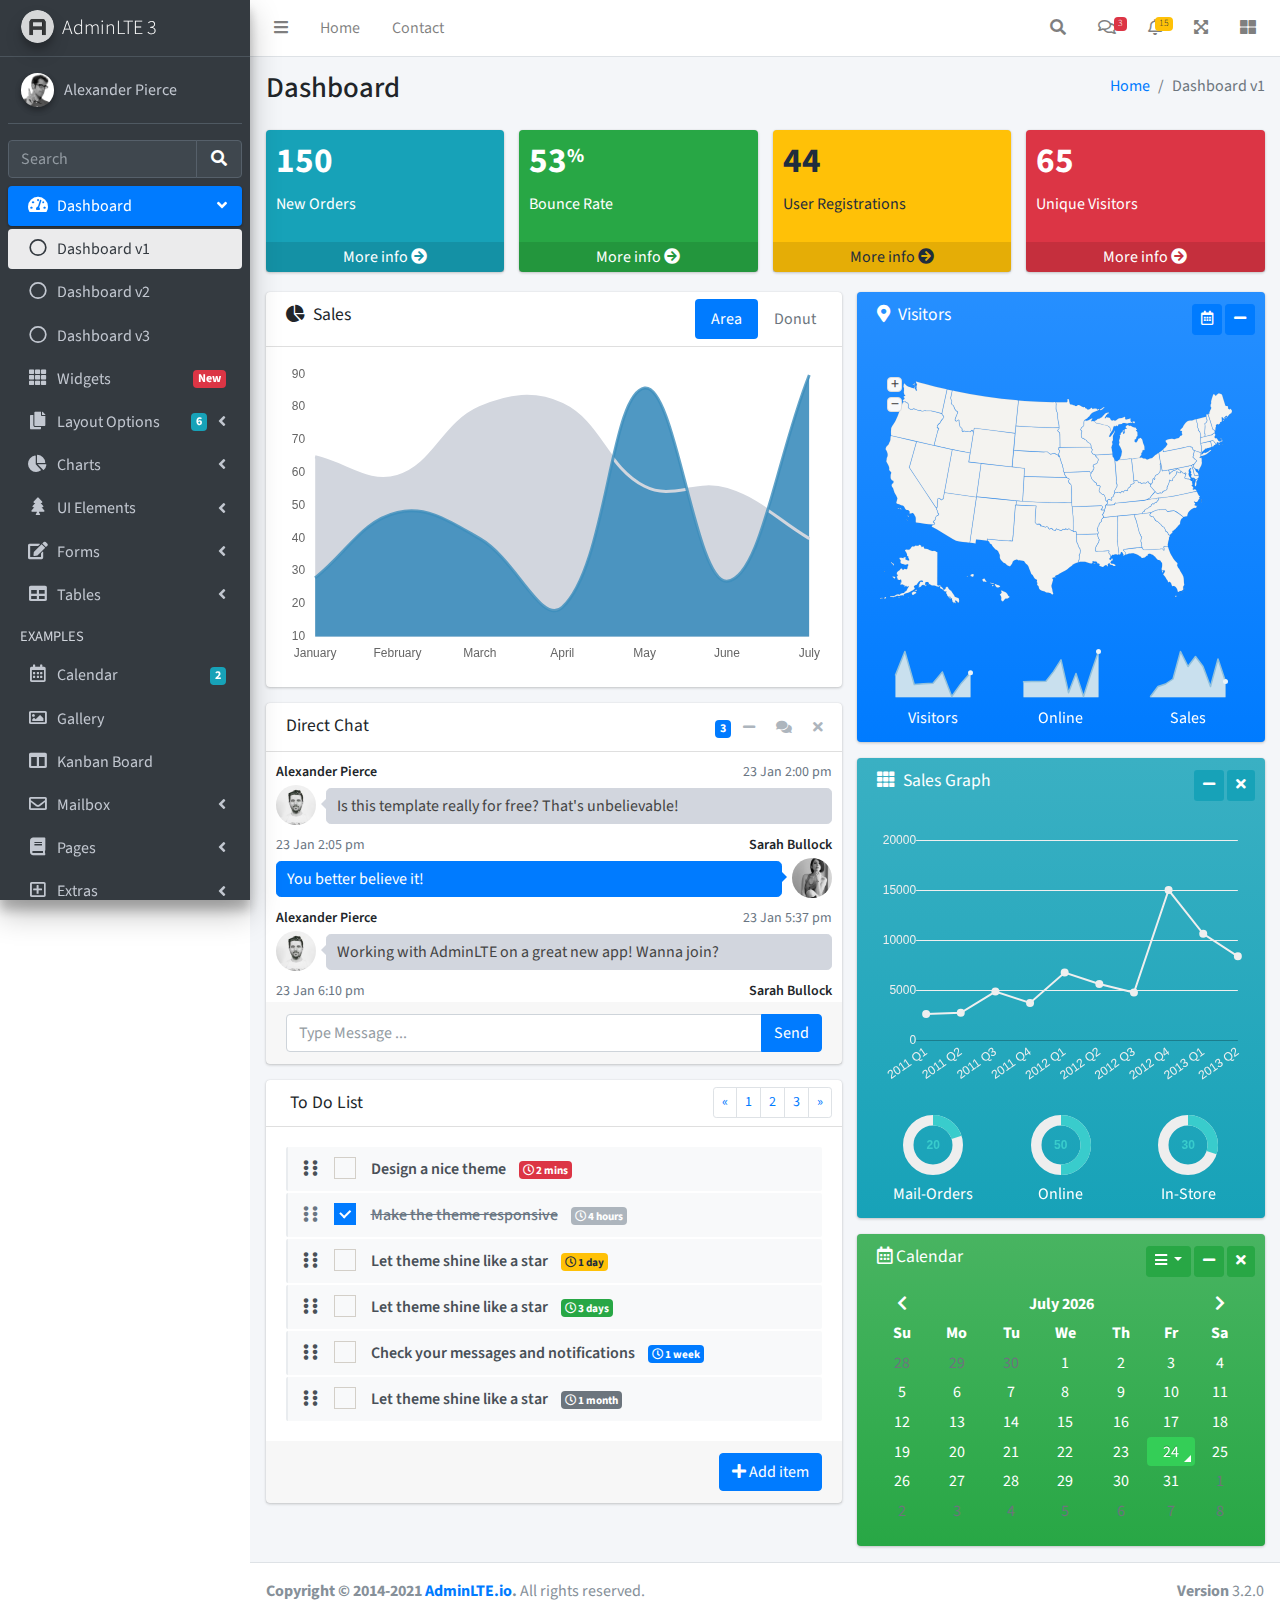
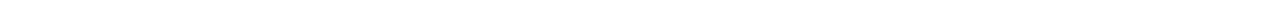
<file: pdo1/assets/index.html>
<!DOCTYPE html>
<html lang="en">
<head>
  <meta charset="utf-8">
  <meta name="viewport" content="width=device-width, initial-scale=1">
  <title>AdminLTE 3 | Dashboard</title>

  <!-- Google Font: Source Sans Pro -->
  <link rel="stylesheet" href="https://fonts.googleapis.com/css?family=Source+Sans+Pro:300,400,400i,700&display=fallback">
  <!-- Font Awesome -->
  <link rel="stylesheet" href="plugins/fontawesome-free/css/all.min.css">
  <!-- Ionicons -->
  <link rel="stylesheet" href="https://code.ionicframework.com/ionicons/2.0.1/css/ionicons.min.css">
  <!-- Tempusdominus Bootstrap 4 -->
  <link rel="stylesheet" href="plugins/tempusdominus-bootstrap-4/css/tempusdominus-bootstrap-4.min.css">
  <!-- iCheck -->
  <link rel="stylesheet" href="plugins/icheck-bootstrap/icheck-bootstrap.min.css">
  <!-- JQVMap -->
  <link rel="stylesheet" href="plugins/jqvmap/jqvmap.min.css">
  <!-- Theme style -->
  <link rel="stylesheet" href="dist/css/adminlte.min.css">
  <!-- overlayScrollbars -->
  <link rel="stylesheet" href="plugins/overlayScrollbars/css/OverlayScrollbars.min.css">
  <!-- Daterange picker -->
  <link rel="stylesheet" href="plugins/daterangepicker/daterangepicker.css">
  <!-- summernote -->
  <link rel="stylesheet" href="plugins/summernote/summernote-bs4.min.css">
</head>
<body class="hold-transition sidebar-mini layout-fixed">
<div class="wrapper">

  <!-- Preloader -->
  <div class="preloader flex-column justify-content-center align-items-center">
    <img class="animation__shake" src="dist/img/AdminLTELogo.png" alt="AdminLTELogo" height="60" width="60">
  </div>

  <!-- Navbar -->
  <nav class="main-header navbar navbar-expand navbar-white navbar-light">
    <!-- Left navbar links -->
    <ul class="navbar-nav">
      <li class="nav-item">
        <a class="nav-link" data-widget="pushmenu" href="#" role="button"><i class="fas fa-bars"></i></a>
      </li>
      <li class="nav-item d-none d-sm-inline-block">
        <a href="index3.html" class="nav-link">Home</a>
      </li>
      <li class="nav-item d-none d-sm-inline-block">
        <a href="#" class="nav-link">Contact</a>
      </li>
    </ul>

    <!-- Right navbar links -->
    <ul class="navbar-nav ml-auto">
      <!-- Navbar Search -->
      <li class="nav-item">
        <a class="nav-link" data-widget="navbar-search" href="#" role="button">
          <i class="fas fa-search"></i>
        </a>
        <div class="navbar-search-block">
          <form class="form-inline">
            <div class="input-group input-group-sm">
              <input class="form-control form-control-navbar" type="search" placeholder="Search" aria-label="Search">
              <div class="input-group-append">
                <button class="btn btn-navbar" type="submit">
                  <i class="fas fa-search"></i>
                </button>
                <button class="btn btn-navbar" type="button" data-widget="navbar-search">
                  <i class="fas fa-times"></i>
                </button>
              </div>
            </div>
          </form>
        </div>
      </li>

      <!-- Messages Dropdown Menu -->
      <li class="nav-item dropdown">
        <a class="nav-link" data-toggle="dropdown" href="#">
          <i class="far fa-comments"></i>
          <span class="badge badge-danger navbar-badge">3</span>
        </a>
        <div class="dropdown-menu dropdown-menu-lg dropdown-menu-right">
          <a href="#" class="dropdown-item">
            <!-- Message Start -->
            <div class="media">
              <img src="dist/img/user1-128x128.jpg" alt="User Avatar" class="img-size-50 mr-3 img-circle">
              <div class="media-body">
                <h3 class="dropdown-item-title">
                  Brad Diesel
                  <span class="float-right text-sm text-danger"><i class="fas fa-star"></i></span>
                </h3>
                <p class="text-sm">Call me whenever you can...</p>
                <p class="text-sm text-muted"><i class="far fa-clock mr-1"></i> 4 Hours Ago</p>
              </div>
            </div>
            <!-- Message End -->
          </a>
          <div class="dropdown-divider"></div>
          <a href="#" class="dropdown-item">
            <!-- Message Start -->
            <div class="media">
              <img src="dist/img/user8-128x128.jpg" alt="User Avatar" class="img-size-50 img-circle mr-3">
              <div class="media-body">
                <h3 class="dropdown-item-title">
                  John Pierce
                  <span class="float-right text-sm text-muted"><i class="fas fa-star"></i></span>
                </h3>
                <p class="text-sm">I got your message bro</p>
                <p class="text-sm text-muted"><i class="far fa-clock mr-1"></i> 4 Hours Ago</p>
              </div>
            </div>
            <!-- Message End -->
          </a>
          <div class="dropdown-divider"></div>
          <a href="#" class="dropdown-item">
            <!-- Message Start -->
            <div class="media">
              <img src="dist/img/user3-128x128.jpg" alt="User Avatar" class="img-size-50 img-circle mr-3">
              <div class="media-body">
                <h3 class="dropdown-item-title">
                  Nora Silvester
                  <span class="float-right text-sm text-warning"><i class="fas fa-star"></i></span>
                </h3>
                <p class="text-sm">The subject goes here</p>
                <p class="text-sm text-muted"><i class="far fa-clock mr-1"></i> 4 Hours Ago</p>
              </div>
            </div>
            <!-- Message End -->
          </a>
          <div class="dropdown-divider"></div>
          <a href="#" class="dropdown-item dropdown-footer">See All Messages</a>
        </div>
      </li>
      <!-- Notifications Dropdown Menu -->
      <li class="nav-item dropdown">
        <a class="nav-link" data-toggle="dropdown" href="#">
          <i class="far fa-bell"></i>
          <span class="badge badge-warning navbar-badge">15</span>
        </a>
        <div class="dropdown-menu dropdown-menu-lg dropdown-menu-right">
          <span class="dropdown-item dropdown-header">15 Notifications</span>
          <div class="dropdown-divider"></div>
          <a href="#" class="dropdown-item">
            <i class="fas fa-envelope mr-2"></i> 4 new messages
            <span class="float-right text-muted text-sm">3 mins</span>
          </a>
          <div class="dropdown-divider"></div>
          <a href="#" class="dropdown-item">
            <i class="fas fa-users mr-2"></i> 8 friend requests
            <span class="float-right text-muted text-sm">12 hours</span>
          </a>
          <div class="dropdown-divider"></div>
          <a href="#" class="dropdown-item">
            <i class="fas fa-file mr-2"></i> 3 new reports
            <span class="float-right text-muted text-sm">2 days</span>
          </a>
          <div class="dropdown-divider"></div>
          <a href="#" class="dropdown-item dropdown-footer">See All Notifications</a>
        </div>
      </li>
      <li class="nav-item">
        <a class="nav-link" data-widget="fullscreen" href="#" role="button">
          <i class="fas fa-expand-arrows-alt"></i>
        </a>
      </li>
      <li class="nav-item">
        <a class="nav-link" data-widget="control-sidebar" data-controlsidebar-slide="true" href="#" role="button">
          <i class="fas fa-th-large"></i>
        </a>
      </li>
    </ul>
  </nav>
  <!-- /.navbar -->

  <!-- Main Sidebar Container -->
  <aside class="main-sidebar sidebar-dark-primary elevation-4">
    <!-- Brand Logo -->
    <a href="index3.html" class="brand-link">
      <img src="dist/img/AdminLTELogo.png" alt="AdminLTE Logo" class="brand-image img-circle elevation-3" style="opacity: .8">
      <span class="brand-text font-weight-light">AdminLTE 3</span>
    </a>

    <!-- Sidebar -->
    <div class="sidebar">
      <!-- Sidebar user panel (optional) -->
      <div class="user-panel mt-3 pb-3 mb-3 d-flex">
        <div class="image">
          <img src="dist/img/user2-160x160.jpg" class="img-circle elevation-2" alt="User Image">
        </div>
        <div class="info">
          <a href="#" class="d-block">Alexander Pierce</a>
        </div>
      </div>

      <!-- SidebarSearch Form -->
      <div class="form-inline">
        <div class="input-group" data-widget="sidebar-search">
          <input class="form-control form-control-sidebar" type="search" placeholder="Search" aria-label="Search">
          <div class="input-group-append">
            <button class="btn btn-sidebar">
              <i class="fas fa-search fa-fw"></i>
            </button>
          </div>
        </div>
      </div>

      <!-- Sidebar Menu -->
      <nav class="mt-2">
        <ul class="nav nav-pills nav-sidebar flex-column" data-widget="treeview" role="menu" data-accordion="false">
          <!-- Add icons to the links using the .nav-icon class
               with font-awesome or any other icon font library -->
          <li class="nav-item menu-open">
            <a href="#" class="nav-link active">
              <i class="nav-icon fas fa-tachometer-alt"></i>
              <p>
                Dashboard
                <i class="right fas fa-angle-left"></i>
              </p>
            </a>
            <ul class="nav nav-treeview">
              <li class="nav-item">
                <a href="./index.html" class="nav-link active">
                  <i class="far fa-circle nav-icon"></i>
                  <p>Dashboard v1</p>
                </a>
              </li>
              <li class="nav-item">
                <a href="./index2.html" class="nav-link">
                  <i class="far fa-circle nav-icon"></i>
                  <p>Dashboard v2</p>
                </a>
              </li>
              <li class="nav-item">
                <a href="./index3.html" class="nav-link">
                  <i class="far fa-circle nav-icon"></i>
                  <p>Dashboard v3</p>
                </a>
              </li>
            </ul>
          </li>
          <li class="nav-item">
            <a href="pages/widgets.html" class="nav-link">
              <i class="nav-icon fas fa-th"></i>
              <p>
                Widgets
                <span class="right badge badge-danger">New</span>
              </p>
            </a>
          </li>
          <li class="nav-item">
            <a href="#" class="nav-link">
              <i class="nav-icon fas fa-copy"></i>
              <p>
                Layout Options
                <i class="fas fa-angle-left right"></i>
                <span class="badge badge-info right">6</span>
              </p>
            </a>
            <ul class="nav nav-treeview">
              <li class="nav-item">
                <a href="pages/layout/top-nav.html" class="nav-link">
                  <i class="far fa-circle nav-icon"></i>
                  <p>Top Navigation</p>
                </a>
              </li>
              <li class="nav-item">
                <a href="pages/layout/top-nav-sidebar.html" class="nav-link">
                  <i class="far fa-circle nav-icon"></i>
                  <p>Top Navigation + Sidebar</p>
                </a>
              </li>
              <li class="nav-item">
                <a href="pages/layout/boxed.html" class="nav-link">
                  <i class="far fa-circle nav-icon"></i>
                  <p>Boxed</p>
                </a>
              </li>
              <li class="nav-item">
                <a href="pages/layout/fixed-sidebar.html" class="nav-link">
                  <i class="far fa-circle nav-icon"></i>
                  <p>Fixed Sidebar</p>
                </a>
              </li>
              <li class="nav-item">
                <a href="pages/layout/fixed-sidebar-custom.html" class="nav-link">
                  <i class="far fa-circle nav-icon"></i>
                  <p>Fixed Sidebar <small>+ Custom Area</small></p>
                </a>
              </li>
              <li class="nav-item">
                <a href="pages/layout/fixed-topnav.html" class="nav-link">
                  <i class="far fa-circle nav-icon"></i>
                  <p>Fixed Navbar</p>
                </a>
              </li>
              <li class="nav-item">
                <a href="pages/layout/fixed-footer.html" class="nav-link">
                  <i class="far fa-circle nav-icon"></i>
                  <p>Fixed Footer</p>
                </a>
              </li>
              <li class="nav-item">
                <a href="pages/layout/collapsed-sidebar.html" class="nav-link">
                  <i class="far fa-circle nav-icon"></i>
                  <p>Collapsed Sidebar</p>
                </a>
              </li>
            </ul>
          </li>
          <li class="nav-item">
            <a href="#" class="nav-link">
              <i class="nav-icon fas fa-chart-pie"></i>
              <p>
                Charts
                <i class="right fas fa-angle-left"></i>
              </p>
            </a>
            <ul class="nav nav-treeview">
              <li class="nav-item">
                <a href="pages/charts/chartjs.html" class="nav-link">
                  <i class="far fa-circle nav-icon"></i>
                  <p>ChartJS</p>
                </a>
              </li>
              <li class="nav-item">
                <a href="pages/charts/flot.html" class="nav-link">
                  <i class="far fa-circle nav-icon"></i>
                  <p>Flot</p>
                </a>
              </li>
              <li class="nav-item">
                <a href="pages/charts/inline.html" class="nav-link">
                  <i class="far fa-circle nav-icon"></i>
                  <p>Inline</p>
                </a>
              </li>
              <li class="nav-item">
                <a href="pages/charts/uplot.html" class="nav-link">
                  <i class="far fa-circle nav-icon"></i>
                  <p>uPlot</p>
                </a>
              </li>
            </ul>
          </li>
          <li class="nav-item">
            <a href="#" class="nav-link">
              <i class="nav-icon fas fa-tree"></i>
              <p>
                UI Elements
                <i class="fas fa-angle-left right"></i>
              </p>
            </a>
            <ul class="nav nav-treeview">
              <li class="nav-item">
                <a href="pages/UI/general.html" class="nav-link">
                  <i class="far fa-circle nav-icon"></i>
                  <p>General</p>
                </a>
              </li>
              <li class="nav-item">
                <a href="pages/UI/icons.html" class="nav-link">
                  <i class="far fa-circle nav-icon"></i>
                  <p>Icons</p>
                </a>
              </li>
              <li class="nav-item">
                <a href="pages/UI/buttons.html" class="nav-link">
                  <i class="far fa-circle nav-icon"></i>
                  <p>Buttons</p>
                </a>
              </li>
              <li class="nav-item">
                <a href="pages/UI/sliders.html" class="nav-link">
                  <i class="far fa-circle nav-icon"></i>
                  <p>Sliders</p>
                </a>
              </li>
              <li class="nav-item">
                <a href="pages/UI/modals.html" class="nav-link">
                  <i class="far fa-circle nav-icon"></i>
                  <p>Modals & Alerts</p>
                </a>
              </li>
              <li class="nav-item">
                <a href="pages/UI/navbar.html" class="nav-link">
                  <i class="far fa-circle nav-icon"></i>
                  <p>Navbar & Tabs</p>
                </a>
              </li>
              <li class="nav-item">
                <a href="pages/UI/timeline.html" class="nav-link">
                  <i class="far fa-circle nav-icon"></i>
                  <p>Timeline</p>
                </a>
              </li>
              <li class="nav-item">
                <a href="pages/UI/ribbons.html" class="nav-link">
                  <i class="far fa-circle nav-icon"></i>
                  <p>Ribbons</p>
                </a>
              </li>
            </ul>
          </li>
          <li class="nav-item">
            <a href="#" class="nav-link">
              <i class="nav-icon fas fa-edit"></i>
              <p>
                Forms
                <i class="fas fa-angle-left right"></i>
              </p>
            </a>
            <ul class="nav nav-treeview">
              <li class="nav-item">
                <a href="pages/forms/general.html" class="nav-link">
                  <i class="far fa-circle nav-icon"></i>
                  <p>General Elements</p>
                </a>
              </li>
              <li class="nav-item">
                <a href="pages/forms/advanced.html" class="nav-link">
                  <i class="far fa-circle nav-icon"></i>
                  <p>Advanced Elements</p>
                </a>
              </li>
              <li class="nav-item">
                <a href="pages/forms/editors.html" class="nav-link">
                  <i class="far fa-circle nav-icon"></i>
                  <p>Editors</p>
                </a>
              </li>
              <li class="nav-item">
                <a href="pages/forms/validation.html" class="nav-link">
                  <i class="far fa-circle nav-icon"></i>
                  <p>Validation</p>
                </a>
              </li>
            </ul>
          </li>
          <li class="nav-item">
            <a href="#" class="nav-link">
              <i class="nav-icon fas fa-table"></i>
              <p>
                Tables
                <i class="fas fa-angle-left right"></i>
              </p>
            </a>
            <ul class="nav nav-treeview">
              <li class="nav-item">
                <a href="pages/tables/simple.html" class="nav-link">
                  <i class="far fa-circle nav-icon"></i>
                  <p>Simple Tables</p>
                </a>
              </li>
              <li class="nav-item">
                <a href="pages/tables/data.html" class="nav-link">
                  <i class="far fa-circle nav-icon"></i>
                  <p>DataTables</p>
                </a>
              </li>
              <li class="nav-item">
                <a href="pages/tables/jsgrid.html" class="nav-link">
                  <i class="far fa-circle nav-icon"></i>
                  <p>jsGrid</p>
                </a>
              </li>
            </ul>
          </li>
          <li class="nav-header">EXAMPLES</li>
          <li class="nav-item">
            <a href="pages/calendar.html" class="nav-link">
              <i class="nav-icon far fa-calendar-alt"></i>
              <p>
                Calendar
                <span class="badge badge-info right">2</span>
              </p>
            </a>
          </li>
          <li class="nav-item">
            <a href="pages/gallery.html" class="nav-link">
              <i class="nav-icon far fa-image"></i>
              <p>
                Gallery
              </p>
            </a>
          </li>
          <li class="nav-item">
            <a href="pages/kanban.html" class="nav-link">
              <i class="nav-icon fas fa-columns"></i>
              <p>
                Kanban Board
              </p>
            </a>
          </li>
          <li class="nav-item">
            <a href="#" class="nav-link">
              <i class="nav-icon far fa-envelope"></i>
              <p>
                Mailbox
                <i class="fas fa-angle-left right"></i>
              </p>
            </a>
            <ul class="nav nav-treeview">
              <li class="nav-item">
                <a href="pages/mailbox/mailbox.html" class="nav-link">
                  <i class="far fa-circle nav-icon"></i>
                  <p>Inbox</p>
                </a>
              </li>
              <li class="nav-item">
                <a href="pages/mailbox/compose.html" class="nav-link">
                  <i class="far fa-circle nav-icon"></i>
                  <p>Compose</p>
                </a>
              </li>
              <li class="nav-item">
                <a href="pages/mailbox/read-mail.html" class="nav-link">
                  <i class="far fa-circle nav-icon"></i>
                  <p>Read</p>
                </a>
              </li>
            </ul>
          </li>
          <li class="nav-item">
            <a href="#" class="nav-link">
              <i class="nav-icon fas fa-book"></i>
              <p>
                Pages
                <i class="fas fa-angle-left right"></i>
              </p>
            </a>
            <ul class="nav nav-treeview">
              <li class="nav-item">
                <a href="pages/examples/invoice.html" class="nav-link">
                  <i class="far fa-circle nav-icon"></i>
                  <p>Invoice</p>
                </a>
              </li>
              <li class="nav-item">
                <a href="pages/examples/profile.html" class="nav-link">
                  <i class="far fa-circle nav-icon"></i>
                  <p>Profile</p>
                </a>
              </li>
              <li class="nav-item">
                <a href="pages/examples/e-commerce.html" class="nav-link">
                  <i class="far fa-circle nav-icon"></i>
                  <p>E-commerce</p>
                </a>
              </li>
              <li class="nav-item">
                <a href="pages/examples/projects.html" class="nav-link">
                  <i class="far fa-circle nav-icon"></i>
                  <p>Projects</p>
                </a>
              </li>
              <li class="nav-item">
                <a href="pages/examples/project-add.html" class="nav-link">
                  <i class="far fa-circle nav-icon"></i>
                  <p>Project Add</p>
                </a>
              </li>
              <li class="nav-item">
                <a href="pages/examples/project-edit.html" class="nav-link">
                  <i class="far fa-circle nav-icon"></i>
                  <p>Project Edit</p>
                </a>
              </li>
              <li class="nav-item">
                <a href="pages/examples/project-detail.html" class="nav-link">
                  <i class="far fa-circle nav-icon"></i>
                  <p>Project Detail</p>
                </a>
              </li>
              <li class="nav-item">
                <a href="pages/examples/contacts.html" class="nav-link">
                  <i class="far fa-circle nav-icon"></i>
                  <p>Contacts</p>
                </a>
              </li>
              <li class="nav-item">
                <a href="pages/examples/faq.html" class="nav-link">
                  <i class="far fa-circle nav-icon"></i>
                  <p>FAQ</p>
                </a>
              </li>
              <li class="nav-item">
                <a href="pages/examples/contact-us.html" class="nav-link">
                  <i class="far fa-circle nav-icon"></i>
                  <p>Contact us</p>
                </a>
              </li>
            </ul>
          </li>
          <li class="nav-item">
            <a href="#" class="nav-link">
              <i class="nav-icon far fa-plus-square"></i>
              <p>
                Extras
                <i class="fas fa-angle-left right"></i>
              </p>
            </a>
            <ul class="nav nav-treeview">
              <li class="nav-item">
                <a href="#" class="nav-link">
                  <i class="far fa-circle nav-icon"></i>
                  <p>
                    Login & Register v1
                    <i class="fas fa-angle-left right"></i>
                  </p>
                </a>
                <ul class="nav nav-treeview">
                  <li class="nav-item">
                    <a href="pages/examples/login.html" class="nav-link">
                      <i class="far fa-circle nav-icon"></i>
                      <p>Login v1</p>
                    </a>
                  </li>
                  <li class="nav-item">
                    <a href="pages/examples/register.html" class="nav-link">
                      <i class="far fa-circle nav-icon"></i>
                      <p>Register v1</p>
                    </a>
                  </li>
                  <li class="nav-item">
                    <a href="pages/examples/forgot-password.html" class="nav-link">
                      <i class="far fa-circle nav-icon"></i>
                      <p>Forgot Password v1</p>
                    </a>
                  </li>
                  <li class="nav-item">
                    <a href="pages/examples/recover-password.html" class="nav-link">
                      <i class="far fa-circle nav-icon"></i>
                      <p>Recover Password v1</p>
                    </a>
                  </li>
                </ul>
              </li>
              <li class="nav-item">
                <a href="#" class="nav-link">
                  <i class="far fa-circle nav-icon"></i>
                  <p>
                    Login & Register v2
                    <i class="fas fa-angle-left right"></i>
                  </p>
                </a>
                <ul class="nav nav-treeview">
                  <li class="nav-item">
                    <a href="pages/examples/login-v2.html" class="nav-link">
                      <i class="far fa-circle nav-icon"></i>
                      <p>Login v2</p>
                    </a>
                  </li>
                  <li class="nav-item">
                    <a href="pages/examples/register-v2.html" class="nav-link">
                      <i class="far fa-circle nav-icon"></i>
                      <p>Register v2</p>
                    </a>
                  </li>
                  <li class="nav-item">
                    <a href="pages/examples/forgot-password-v2.html" class="nav-link">
                      <i class="far fa-circle nav-icon"></i>
                      <p>Forgot Password v2</p>
                    </a>
                  </li>
                  <li class="nav-item">
                    <a href="pages/examples/recover-password-v2.html" class="nav-link">
                      <i class="far fa-circle nav-icon"></i>
                      <p>Recover Password v2</p>
                    </a>
                  </li>
                </ul>
              </li>
              <li class="nav-item">
                <a href="pages/examples/lockscreen.html" class="nav-link">
                  <i class="far fa-circle nav-icon"></i>
                  <p>Lockscreen</p>
                </a>
              </li>
              <li class="nav-item">
                <a href="pages/examples/legacy-user-menu.html" class="nav-link">
                  <i class="far fa-circle nav-icon"></i>
                  <p>Legacy User Menu</p>
                </a>
              </li>
              <li class="nav-item">
                <a href="pages/examples/language-menu.html" class="nav-link">
                  <i class="far fa-circle nav-icon"></i>
                  <p>Language Menu</p>
                </a>
              </li>
              <li class="nav-item">
                <a href="pages/examples/404.html" class="nav-link">
                  <i class="far fa-circle nav-icon"></i>
                  <p>Error 404</p>
                </a>
              </li>
              <li class="nav-item">
                <a href="pages/examples/500.html" class="nav-link">
                  <i class="far fa-circle nav-icon"></i>
                  <p>Error 500</p>
                </a>
              </li>
              <li class="nav-item">
                <a href="pages/examples/pace.html" class="nav-link">
                  <i class="far fa-circle nav-icon"></i>
                  <p>Pace</p>
                </a>
              </li>
              <li class="nav-item">
                <a href="pages/examples/blank.html" class="nav-link">
                  <i class="far fa-circle nav-icon"></i>
                  <p>Blank Page</p>
                </a>
              </li>
              <li class="nav-item">
                <a href="starter.html" class="nav-link">
                  <i class="far fa-circle nav-icon"></i>
                  <p>Starter Page</p>
                </a>
              </li>
            </ul>
          </li>
          <li class="nav-item">
            <a href="#" class="nav-link">
              <i class="nav-icon fas fa-search"></i>
              <p>
                Search
                <i class="fas fa-angle-left right"></i>
              </p>
            </a>
            <ul class="nav nav-treeview">
              <li class="nav-item">
                <a href="pages/search/simple.html" class="nav-link">
                  <i class="far fa-circle nav-icon"></i>
                  <p>Simple Search</p>
                </a>
              </li>
              <li class="nav-item">
                <a href="pages/search/enhanced.html" class="nav-link">
                  <i class="far fa-circle nav-icon"></i>
                  <p>Enhanced</p>
                </a>
              </li>
            </ul>
          </li>
          <li class="nav-header">MISCELLANEOUS</li>
          <li class="nav-item">
            <a href="iframe.html" class="nav-link">
              <i class="nav-icon fas fa-ellipsis-h"></i>
              <p>Tabbed IFrame Plugin</p>
            </a>
          </li>
          <li class="nav-item">
            <a href="https://adminlte.io/docs/3.1/" class="nav-link">
              <i class="nav-icon fas fa-file"></i>
              <p>Documentation</p>
            </a>
          </li>
          <li class="nav-header">MULTI LEVEL EXAMPLE</li>
          <li class="nav-item">
            <a href="#" class="nav-link">
              <i class="fas fa-circle nav-icon"></i>
              <p>Level 1</p>
            </a>
          </li>
          <li class="nav-item">
            <a href="#" class="nav-link">
              <i class="nav-icon fas fa-circle"></i>
              <p>
                Level 1
                <i class="right fas fa-angle-left"></i>
              </p>
            </a>
            <ul class="nav nav-treeview">
              <li class="nav-item">
                <a href="#" class="nav-link">
                  <i class="far fa-circle nav-icon"></i>
                  <p>Level 2</p>
                </a>
              </li>
              <li class="nav-item">
                <a href="#" class="nav-link">
                  <i class="far fa-circle nav-icon"></i>
                  <p>
                    Level 2
                    <i class="right fas fa-angle-left"></i>
                  </p>
                </a>
                <ul class="nav nav-treeview">
                  <li class="nav-item">
                    <a href="#" class="nav-link">
                      <i class="far fa-dot-circle nav-icon"></i>
                      <p>Level 3</p>
                    </a>
                  </li>
                  <li class="nav-item">
                    <a href="#" class="nav-link">
                      <i class="far fa-dot-circle nav-icon"></i>
                      <p>Level 3</p>
                    </a>
                  </li>
                  <li class="nav-item">
                    <a href="#" class="nav-link">
                      <i class="far fa-dot-circle nav-icon"></i>
                      <p>Level 3</p>
                    </a>
                  </li>
                </ul>
              </li>
              <li class="nav-item">
                <a href="#" class="nav-link">
                  <i class="far fa-circle nav-icon"></i>
                  <p>Level 2</p>
                </a>
              </li>
            </ul>
          </li>
          <li class="nav-item">
            <a href="#" class="nav-link">
              <i class="fas fa-circle nav-icon"></i>
              <p>Level 1</p>
            </a>
          </li>
          <li class="nav-header">LABELS</li>
          <li class="nav-item">
            <a href="#" class="nav-link">
              <i class="nav-icon far fa-circle text-danger"></i>
              <p class="text">Important</p>
            </a>
          </li>
          <li class="nav-item">
            <a href="#" class="nav-link">
              <i class="nav-icon far fa-circle text-warning"></i>
              <p>Warning</p>
            </a>
          </li>
          <li class="nav-item">
            <a href="#" class="nav-link">
              <i class="nav-icon far fa-circle text-info"></i>
              <p>Informational</p>
            </a>
          </li>
        </ul>
      </nav>
      <!-- /.sidebar-menu -->
    </div>
    <!-- /.sidebar -->
  </aside>

  <!-- Content Wrapper. Contains page content -->
  <div class="content-wrapper">
    <!-- Content Header (Page header) -->
    <div class="content-header">
      <div class="container-fluid">
        <div class="row mb-2">
          <div class="col-sm-6">
            <h1 class="m-0">Dashboard</h1>
          </div><!-- /.col -->
          <div class="col-sm-6">
            <ol class="breadcrumb float-sm-right">
              <li class="breadcrumb-item"><a href="#">Home</a></li>
              <li class="breadcrumb-item active">Dashboard v1</li>
            </ol>
          </div><!-- /.col -->
        </div><!-- /.row -->
      </div><!-- /.container-fluid -->
    </div>
    <!-- /.content-header -->

    <!-- Main content -->
    <section class="content">
      <div class="container-fluid">
        <!-- Small boxes (Stat box) -->
        <div class="row">
          <div class="col-lg-3 col-6">
            <!-- small box -->
            <div class="small-box bg-info">
              <div class="inner">
                <h3>150</h3>

                <p>New Orders</p>
              </div>
              <div class="icon">
                <i class="ion ion-bag"></i>
              </div>
              <a href="#" class="small-box-footer">More info <i class="fas fa-arrow-circle-right"></i></a>
            </div>
          </div>
          <!-- ./col -->
          <div class="col-lg-3 col-6">
            <!-- small box -->
            <div class="small-box bg-success">
              <div class="inner">
                <h3>53<sup style="font-size: 20px">%</sup></h3>

                <p>Bounce Rate</p>
              </div>
              <div class="icon">
                <i class="ion ion-stats-bars"></i>
              </div>
              <a href="#" class="small-box-footer">More info <i class="fas fa-arrow-circle-right"></i></a>
            </div>
          </div>
          <!-- ./col -->
          <div class="col-lg-3 col-6">
            <!-- small box -->
            <div class="small-box bg-warning">
              <div class="inner">
                <h3>44</h3>

                <p>User Registrations</p>
              </div>
              <div class="icon">
                <i class="ion ion-person-add"></i>
              </div>
              <a href="#" class="small-box-footer">More info <i class="fas fa-arrow-circle-right"></i></a>
            </div>
          </div>
          <!-- ./col -->
          <div class="col-lg-3 col-6">
            <!-- small box -->
            <div class="small-box bg-danger">
              <div class="inner">
                <h3>65</h3>

                <p>Unique Visitors</p>
              </div>
              <div class="icon">
                <i class="ion ion-pie-graph"></i>
              </div>
              <a href="#" class="small-box-footer">More info <i class="fas fa-arrow-circle-right"></i></a>
            </div>
          </div>
          <!-- ./col -->
        </div>
        <!-- /.row -->
        <!-- Main row -->
        <div class="row">
          <!-- Left col -->
          <section class="col-lg-7 connectedSortable">
            <!-- Custom tabs (Charts with tabs)-->
            <div class="card">
              <div class="card-header">
                <h3 class="card-title">
                  <i class="fas fa-chart-pie mr-1"></i>
                  Sales
                </h3>
                <div class="card-tools">
                  <ul class="nav nav-pills ml-auto">
                    <li class="nav-item">
                      <a class="nav-link active" href="#revenue-chart" data-toggle="tab">Area</a>
                    </li>
                    <li class="nav-item">
                      <a class="nav-link" href="#sales-chart" data-toggle="tab">Donut</a>
                    </li>
                  </ul>
                </div>
              </div><!-- /.card-header -->
              <div class="card-body">
                <div class="tab-content p-0">
                  <!-- Morris chart - Sales -->
                  <div class="chart tab-pane active" id="revenue-chart"
                       style="position: relative; height: 300px;">
                      <canvas id="revenue-chart-canvas" height="300" style="height: 300px;"></canvas>
                   </div>
                  <div class="chart tab-pane" id="sales-chart" style="position: relative; height: 300px;">
                    <canvas id="sales-chart-canvas" height="300" style="height: 300px;"></canvas>
                  </div>
                </div>
              </div><!-- /.card-body -->
            </div>
            <!-- /.card -->

            <!-- DIRECT CHAT -->
            <div class="card direct-chat direct-chat-primary">
              <div class="card-header">
                <h3 class="card-title">Direct Chat</h3>

                <div class="card-tools">
                  <span title="3 New Messages" class="badge badge-primary">3</span>
                  <button type="button" class="btn btn-tool" data-card-widget="collapse">
                    <i class="fas fa-minus"></i>
                  </button>
                  <button type="button" class="btn btn-tool" title="Contacts" data-widget="chat-pane-toggle">
                    <i class="fas fa-comments"></i>
                  </button>
                  <button type="button" class="btn btn-tool" data-card-widget="remove">
                    <i class="fas fa-times"></i>
                  </button>
                </div>
              </div>
              <!-- /.card-header -->
              <div class="card-body">
                <!-- Conversations are loaded here -->
                <div class="direct-chat-messages">
                  <!-- Message. Default to the left -->
                  <div class="direct-chat-msg">
                    <div class="direct-chat-infos clearfix">
                      <span class="direct-chat-name float-left">Alexander Pierce</span>
                      <span class="direct-chat-timestamp float-right">23 Jan 2:00 pm</span>
                    </div>
                    <!-- /.direct-chat-infos -->
                    <img class="direct-chat-img" src="dist/img/user1-128x128.jpg" alt="message user image">
                    <!-- /.direct-chat-img -->
                    <div class="direct-chat-text">
                      Is this template really for free? That's unbelievable!
                    </div>
                    <!-- /.direct-chat-text -->
                  </div>
                  <!-- /.direct-chat-msg -->

                  <!-- Message to the right -->
                  <div class="direct-chat-msg right">
                    <div class="direct-chat-infos clearfix">
                      <span class="direct-chat-name float-right">Sarah Bullock</span>
                      <span class="direct-chat-timestamp float-left">23 Jan 2:05 pm</span>
                    </div>
                    <!-- /.direct-chat-infos -->
                    <img class="direct-chat-img" src="dist/img/user3-128x128.jpg" alt="message user image">
                    <!-- /.direct-chat-img -->
                    <div class="direct-chat-text">
                      You better believe it!
                    </div>
                    <!-- /.direct-chat-text -->
                  </div>
                  <!-- /.direct-chat-msg -->

                  <!-- Message. Default to the left -->
                  <div class="direct-chat-msg">
                    <div class="direct-chat-infos clearfix">
                      <span class="direct-chat-name float-left">Alexander Pierce</span>
                      <span class="direct-chat-timestamp float-right">23 Jan 5:37 pm</span>
                    </div>
                    <!-- /.direct-chat-infos -->
                    <img class="direct-chat-img" src="dist/img/user1-128x128.jpg" alt="message user image">
                    <!-- /.direct-chat-img -->
                    <div class="direct-chat-text">
                      Working with AdminLTE on a great new app! Wanna join?
                    </div>
                    <!-- /.direct-chat-text -->
                  </div>
                  <!-- /.direct-chat-msg -->

                  <!-- Message to the right -->
                  <div class="direct-chat-msg right">
                    <div class="direct-chat-infos clearfix">
                      <span class="direct-chat-name float-right">Sarah Bullock</span>
                      <span class="direct-chat-timestamp float-left">23 Jan 6:10 pm</span>
                    </div>
                    <!-- /.direct-chat-infos -->
                    <img class="direct-chat-img" src="dist/img/user3-128x128.jpg" alt="message user image">
                    <!-- /.direct-chat-img -->
                    <div class="direct-chat-text">
                      I would love to.
                    </div>
                    <!-- /.direct-chat-text -->
                  </div>
                  <!-- /.direct-chat-msg -->

                </div>
                <!--/.direct-chat-messages-->

                <!-- Contacts are loaded here -->
                <div class="direct-chat-contacts">
                  <ul class="contacts-list">
                    <li>
                      <a href="#">
                        <img class="contacts-list-img" src="dist/img/user1-128x128.jpg" alt="User Avatar">

                        <div class="contacts-list-info">
                          <span class="contacts-list-name">
                            Count Dracula
                            <small class="contacts-list-date float-right">2/28/2015</small>
                          </span>
                          <span class="contacts-list-msg">How have you been? I was...</span>
                        </div>
                        <!-- /.contacts-list-info -->
                      </a>
                    </li>
                    <!-- End Contact Item -->
                    <li>
                      <a href="#">
                        <img class="contacts-list-img" src="dist/img/user7-128x128.jpg" alt="User Avatar">

                        <div class="contacts-list-info">
                          <span class="contacts-list-name">
                            Sarah Doe
                            <small class="contacts-list-date float-right">2/23/2015</small>
                          </span>
                          <span class="contacts-list-msg">I will be waiting for...</span>
                        </div>
                        <!-- /.contacts-list-info -->
                      </a>
                    </li>
                    <!-- End Contact Item -->
                    <li>
                      <a href="#">
                        <img class="contacts-list-img" src="dist/img/user3-128x128.jpg" alt="User Avatar">

                        <div class="contacts-list-info">
                          <span class="contacts-list-name">
                            Nadia Jolie
                            <small class="contacts-list-date float-right">2/20/2015</small>
                          </span>
                          <span class="contacts-list-msg">I'll call you back at...</span>
                        </div>
                        <!-- /.contacts-list-info -->
                      </a>
                    </li>
                    <!-- End Contact Item -->
                    <li>
                      <a href="#">
                        <img class="contacts-list-img" src="dist/img/user5-128x128.jpg" alt="User Avatar">

                        <div class="contacts-list-info">
                          <span class="contacts-list-name">
                            Nora S. Vans
                            <small class="contacts-list-date float-right">2/10/2015</small>
                          </span>
                          <span class="contacts-list-msg">Where is your new...</span>
                        </div>
                        <!-- /.contacts-list-info -->
                      </a>
                    </li>
                    <!-- End Contact Item -->
                    <li>
                      <a href="#">
                        <img class="contacts-list-img" src="dist/img/user6-128x128.jpg" alt="User Avatar">

                        <div class="contacts-list-info">
                          <span class="contacts-list-name">
                            John K.
                            <small class="contacts-list-date float-right">1/27/2015</small>
                          </span>
                          <span class="contacts-list-msg">Can I take a look at...</span>
                        </div>
                        <!-- /.contacts-list-info -->
                      </a>
                    </li>
                    <!-- End Contact Item -->
                    <li>
                      <a href="#">
                        <img class="contacts-list-img" src="dist/img/user8-128x128.jpg" alt="User Avatar">

                        <div class="contacts-list-info">
                          <span class="contacts-list-name">
                            Kenneth M.
                            <small class="contacts-list-date float-right">1/4/2015</small>
                          </span>
                          <span class="contacts-list-msg">Never mind I found...</span>
                        </div>
                        <!-- /.contacts-list-info -->
                      </a>
                    </li>
                    <!-- End Contact Item -->
                  </ul>
                  <!-- /.contacts-list -->
                </div>
                <!-- /.direct-chat-pane -->
              </div>
              <!-- /.card-body -->
              <div class="card-footer">
                <form action="#" method="post">
                  <div class="input-group">
                    <input type="text" name="message" placeholder="Type Message ..." class="form-control">
                    <span class="input-group-append">
                      <button type="button" class="btn btn-primary">Send</button>
                    </span>
                  </div>
                </form>
              </div>
              <!-- /.card-footer-->
            </div>
            <!--/.direct-chat -->

            <!-- TO DO List -->
            <div class="card">
              <div class="card-header">
                <h3 class="card-title">
                  <i class="ion ion-clipboard mr-1"></i>
                  To Do List
                </h3>

                <div class="card-tools">
                  <ul class="pagination pagination-sm">
                    <li class="page-item"><a href="#" class="page-link">&laquo;</a></li>
                    <li class="page-item"><a href="#" class="page-link">1</a></li>
                    <li class="page-item"><a href="#" class="page-link">2</a></li>
                    <li class="page-item"><a href="#" class="page-link">3</a></li>
                    <li class="page-item"><a href="#" class="page-link">&raquo;</a></li>
                  </ul>
                </div>
              </div>
              <!-- /.card-header -->
              <div class="card-body">
                <ul class="todo-list" data-widget="todo-list">
                  <li>
                    <!-- drag handle -->
                    <span class="handle">
                      <i class="fas fa-ellipsis-v"></i>
                      <i class="fas fa-ellipsis-v"></i>
                    </span>
                    <!-- checkbox -->
                    <div  class="icheck-primary d-inline ml-2">
                      <input type="checkbox" value="" name="todo1" id="todoCheck1">
                      <label for="todoCheck1"></label>
                    </div>
                    <!-- todo text -->
                    <span class="text">Design a nice theme</span>
                    <!-- Emphasis label -->
                    <small class="badge badge-danger"><i class="far fa-clock"></i> 2 mins</small>
                    <!-- General tools such as edit or delete-->
                    <div class="tools">
                      <i class="fas fa-edit"></i>
                      <i class="fas fa-trash-o"></i>
                    </div>
                  </li>
                  <li>
                    <span class="handle">
                      <i class="fas fa-ellipsis-v"></i>
                      <i class="fas fa-ellipsis-v"></i>
                    </span>
                    <div  class="icheck-primary d-inline ml-2">
                      <input type="checkbox" value="" name="todo2" id="todoCheck2" checked>
                      <label for="todoCheck2"></label>
                    </div>
                    <span class="text">Make the theme responsive</span>
                    <small class="badge badge-info"><i class="far fa-clock"></i> 4 hours</small>
                    <div class="tools">
                      <i class="fas fa-edit"></i>
                      <i class="fas fa-trash-o"></i>
                    </div>
                  </li>
                  <li>
                    <span class="handle">
                      <i class="fas fa-ellipsis-v"></i>
                      <i class="fas fa-ellipsis-v"></i>
                    </span>
                    <div  class="icheck-primary d-inline ml-2">
                      <input type="checkbox" value="" name="todo3" id="todoCheck3">
                      <label for="todoCheck3"></label>
                    </div>
                    <span class="text">Let theme shine like a star</span>
                    <small class="badge badge-warning"><i class="far fa-clock"></i> 1 day</small>
                    <div class="tools">
                      <i class="fas fa-edit"></i>
                      <i class="fas fa-trash-o"></i>
                    </div>
                  </li>
                  <li>
                    <span class="handle">
                      <i class="fas fa-ellipsis-v"></i>
                      <i class="fas fa-ellipsis-v"></i>
                    </span>
                    <div  class="icheck-primary d-inline ml-2">
                      <input type="checkbox" value="" name="todo4" id="todoCheck4">
                      <label for="todoCheck4"></label>
                    </div>
                    <span class="text">Let theme shine like a star</span>
                    <small class="badge badge-success"><i class="far fa-clock"></i> 3 days</small>
                    <div class="tools">
                      <i class="fas fa-edit"></i>
                      <i class="fas fa-trash-o"></i>
                    </div>
                  </li>
                  <li>
                    <span class="handle">
                      <i class="fas fa-ellipsis-v"></i>
                      <i class="fas fa-ellipsis-v"></i>
                    </span>
                    <div  class="icheck-primary d-inline ml-2">
                      <input type="checkbox" value="" name="todo5" id="todoCheck5">
                      <label for="todoCheck5"></label>
                    </div>
                    <span class="text">Check your messages and notifications</span>
                    <small class="badge badge-primary"><i class="far fa-clock"></i> 1 week</small>
                    <div class="tools">
                      <i class="fas fa-edit"></i>
                      <i class="fas fa-trash-o"></i>
                    </div>
                  </li>
                  <li>
                    <span class="handle">
                      <i class="fas fa-ellipsis-v"></i>
                      <i class="fas fa-ellipsis-v"></i>
                    </span>
                    <div  class="icheck-primary d-inline ml-2">
                      <input type="checkbox" value="" name="todo6" id="todoCheck6">
                      <label for="todoCheck6"></label>
                    </div>
                    <span class="text">Let theme shine like a star</span>
                    <small class="badge badge-secondary"><i class="far fa-clock"></i> 1 month</small>
                    <div class="tools">
                      <i class="fas fa-edit"></i>
                      <i class="fas fa-trash-o"></i>
                    </div>
                  </li>
                </ul>
              </div>
              <!-- /.card-body -->
              <div class="card-footer clearfix">
                <button type="button" class="btn btn-primary float-right"><i class="fas fa-plus"></i> Add item</button>
              </div>
            </div>
            <!-- /.card -->
          </section>
          <!-- /.Left col -->
          <!-- right col (We are only adding the ID to make the widgets sortable)-->
          <section class="col-lg-5 connectedSortable">

            <!-- Map card -->
            <div class="card bg-gradient-primary">
              <div class="card-header border-0">
                <h3 class="card-title">
                  <i class="fas fa-map-marker-alt mr-1"></i>
                  Visitors
                </h3>
                <!-- card tools -->
                <div class="card-tools">
                  <button type="button" class="btn btn-primary btn-sm daterange" title="Date range">
                    <i class="far fa-calendar-alt"></i>
                  </button>
                  <button type="button" class="btn btn-primary btn-sm" data-card-widget="collapse" title="Collapse">
                    <i class="fas fa-minus"></i>
                  </button>
                </div>
                <!-- /.card-tools -->
              </div>
              <div class="card-body">
                <div id="world-map" style="height: 250px; width: 100%;"></div>
              </div>
              <!-- /.card-body-->
              <div class="card-footer bg-transparent">
                <div class="row">
                  <div class="col-4 text-center">
                    <div id="sparkline-1"></div>
                    <div class="text-white">Visitors</div>
                  </div>
                  <!-- ./col -->
                  <div class="col-4 text-center">
                    <div id="sparkline-2"></div>
                    <div class="text-white">Online</div>
                  </div>
                  <!-- ./col -->
                  <div class="col-4 text-center">
                    <div id="sparkline-3"></div>
                    <div class="text-white">Sales</div>
                  </div>
                  <!-- ./col -->
                </div>
                <!-- /.row -->
              </div>
            </div>
            <!-- /.card -->

            <!-- solid sales graph -->
            <div class="card bg-gradient-info">
              <div class="card-header border-0">
                <h3 class="card-title">
                  <i class="fas fa-th mr-1"></i>
                  Sales Graph
                </h3>

                <div class="card-tools">
                  <button type="button" class="btn bg-info btn-sm" data-card-widget="collapse">
                    <i class="fas fa-minus"></i>
                  </button>
                  <button type="button" class="btn bg-info btn-sm" data-card-widget="remove">
                    <i class="fas fa-times"></i>
                  </button>
                </div>
              </div>
              <div class="card-body">
                <canvas class="chart" id="line-chart" style="min-height: 250px; height: 250px; max-height: 250px; max-width: 100%;"></canvas>
              </div>
              <!-- /.card-body -->
              <div class="card-footer bg-transparent">
                <div class="row">
                  <div class="col-4 text-center">
                    <input type="text" class="knob" data-readonly="true" value="20" data-width="60" data-height="60"
                           data-fgColor="#39CCCC">

                    <div class="text-white">Mail-Orders</div>
                  </div>
                  <!-- ./col -->
                  <div class="col-4 text-center">
                    <input type="text" class="knob" data-readonly="true" value="50" data-width="60" data-height="60"
                           data-fgColor="#39CCCC">

                    <div class="text-white">Online</div>
                  </div>
                  <!-- ./col -->
                  <div class="col-4 text-center">
                    <input type="text" class="knob" data-readonly="true" value="30" data-width="60" data-height="60"
                           data-fgColor="#39CCCC">

                    <div class="text-white">In-Store</div>
                  </div>
                  <!-- ./col -->
                </div>
                <!-- /.row -->
              </div>
              <!-- /.card-footer -->
            </div>
            <!-- /.card -->

            <!-- Calendar -->
            <div class="card bg-gradient-success">
              <div class="card-header border-0">

                <h3 class="card-title">
                  <i class="far fa-calendar-alt"></i>
                  Calendar
                </h3>
                <!-- tools card -->
                <div class="card-tools">
                  <!-- button with a dropdown -->
                  <div class="btn-group">
                    <button type="button" class="btn btn-success btn-sm dropdown-toggle" data-toggle="dropdown" data-offset="-52">
                      <i class="fas fa-bars"></i>
                    </button>
                    <div class="dropdown-menu" role="menu">
                      <a href="#" class="dropdown-item">Add new event</a>
                      <a href="#" class="dropdown-item">Clear events</a>
                      <div class="dropdown-divider"></div>
                      <a href="#" class="dropdown-item">View calendar</a>
                    </div>
                  </div>
                  <button type="button" class="btn btn-success btn-sm" data-card-widget="collapse">
                    <i class="fas fa-minus"></i>
                  </button>
                  <button type="button" class="btn btn-success btn-sm" data-card-widget="remove">
                    <i class="fas fa-times"></i>
                  </button>
                </div>
                <!-- /. tools -->
              </div>
              <!-- /.card-header -->
              <div class="card-body pt-0">
                <!--The calendar -->
                <div id="calendar" style="width: 100%"></div>
              </div>
              <!-- /.card-body -->
            </div>
            <!-- /.card -->
          </section>
          <!-- right col -->
        </div>
        <!-- /.row (main row) -->
      </div><!-- /.container-fluid -->
    </section>
    <!-- /.content -->
  </div>
  <!-- /.content-wrapper -->
  <footer class="main-footer">
    <strong>Copyright &copy; 2014-2021 <a href="https://adminlte.io">AdminLTE.io</a>.</strong>
    All rights reserved.
    <div class="float-right d-none d-sm-inline-block">
      <b>Version</b> 3.2.0
    </div>
  </footer>

  <!-- Control Sidebar -->
  <aside class="control-sidebar control-sidebar-dark">
    <!-- Control sidebar content goes here -->
  </aside>
  <!-- /.control-sidebar -->
</div>
<!-- ./wrapper -->

<!-- jQuery -->
<script src="plugins/jquery/jquery.min.js"></script>
<!-- jQuery UI 1.11.4 -->
<script src="plugins/jquery-ui/jquery-ui.min.js"></script>
<!-- Resolve conflict in jQuery UI tooltip with Bootstrap tooltip -->
<script>
  $.widget.bridge('uibutton', $.ui.button)
</script>
<!-- Bootstrap 4 -->
<script src="plugins/bootstrap/js/bootstrap.bundle.min.js"></script>
<!-- ChartJS -->
<script src="plugins/chart.js/Chart.min.js"></script>
<!-- Sparkline -->
<script src="plugins/sparklines/sparkline.js"></script>
<!-- JQVMap -->
<script src="plugins/jqvmap/jquery.vmap.min.js"></script>
<script src="plugins/jqvmap/maps/jquery.vmap.usa.js"></script>
<!-- jQuery Knob Chart -->
<script src="plugins/jquery-knob/jquery.knob.min.js"></script>
<!-- daterangepicker -->
<script src="plugins/moment/moment.min.js"></script>
<script src="plugins/daterangepicker/daterangepicker.js"></script>
<!-- Tempusdominus Bootstrap 4 -->
<script src="plugins/tempusdominus-bootstrap-4/js/tempusdominus-bootstrap-4.min.js"></script>
<!-- Summernote -->
<script src="plugins/summernote/summernote-bs4.min.js"></script>
<!-- overlayScrollbars -->
<script src="plugins/overlayScrollbars/js/jquery.overlayScrollbars.min.js"></script>
<!-- AdminLTE App -->
<script src="dist/js/adminlte.js"></script>
<!-- AdminLTE for demo purposes -->
<script src="dist/js/demo.js"></script>
<!-- AdminLTE dashboard demo (This is only for demo purposes) -->
<script src="dist/js/pages/dashboard.js"></script>
</body>
</html>
</file>
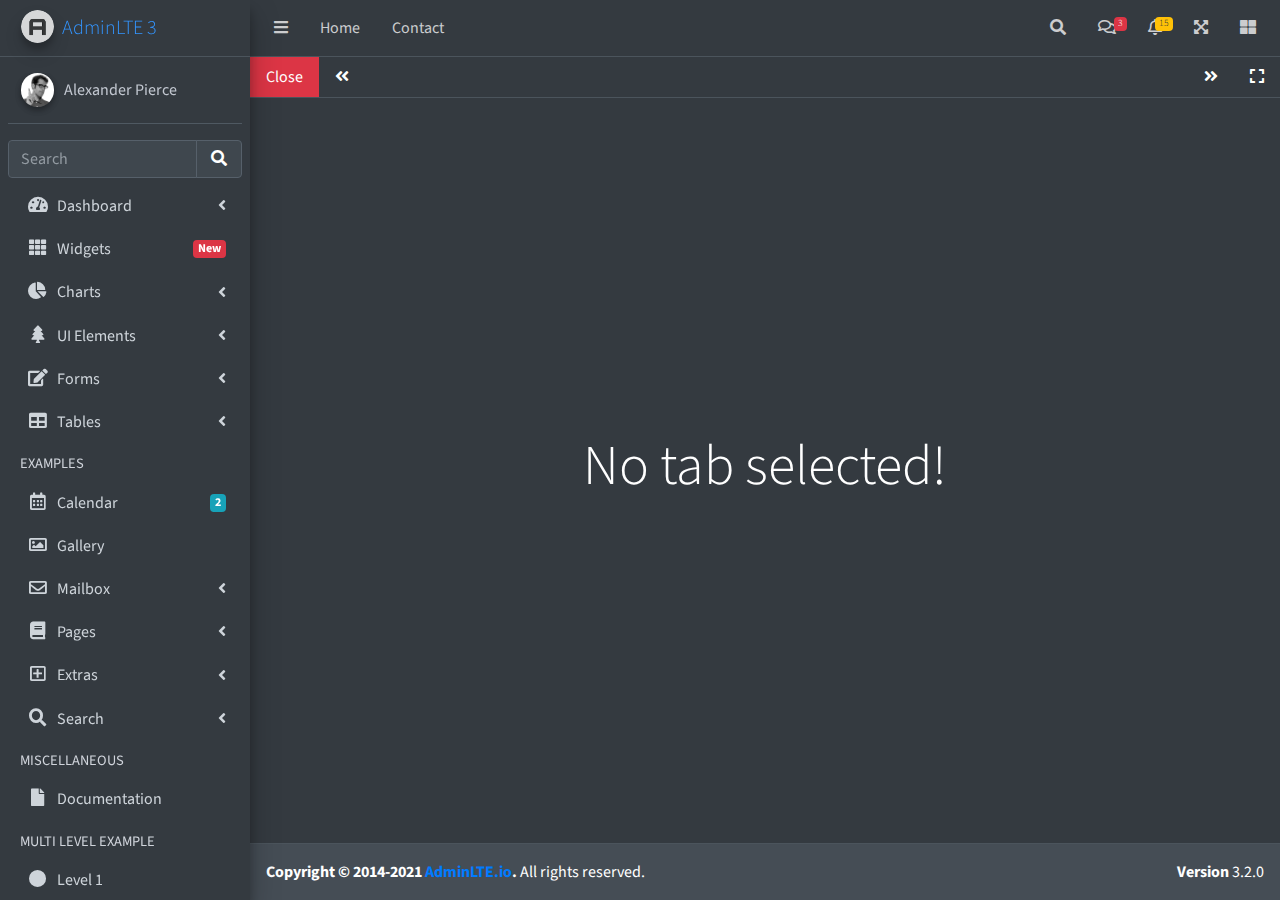
<file: pdo1/assets/iframe-dark.html>
<!DOCTYPE html>
<html lang="en">
<head>
  <meta charset="utf-8">
  <meta name="viewport" content="width=device-width, initial-scale=1">
  <title>AdminLTE 3 | Tabbed IFrames</title>

  <!-- Google Font: Source Sans Pro -->
  <link rel="stylesheet" href="https://fonts.googleapis.com/css?family=Source+Sans+Pro:300,400,400i,700&display=fallback">
  <!-- Font Awesome -->
  <link rel="stylesheet" href="plugins/fontawesome-free/css/all.min.css">
  <!-- Theme style -->
  <link rel="stylesheet" href="dist/css/adminlte.min.css">
  <!-- overlayScrollbars -->
  <link rel="stylesheet" href="plugins/overlayScrollbars/css/OverlayScrollbars.min.css">
</head>
<body class="hold-transition sidebar-mini layout-fixed dark-mode" data-panel-auto-height-mode="height">
<div class="wrapper">

  <!-- Navbar -->
  <nav class="main-header navbar navbar-expand navbar-dark">
    <!-- Left navbar links -->
    <ul class="navbar-nav">
      <li class="nav-item">
        <a class="nav-link" data-widget="pushmenu" href="#" role="button"><i class="fas fa-bars"></i></a>
      </li>
      <li class="nav-item d-none d-sm-inline-block">
        <a href="index3.html" class="nav-link">Home</a>
      </li>
      <li class="nav-item d-none d-sm-inline-block">
        <a href="#" class="nav-link">Contact</a>
      </li>
    </ul>

    <!-- Right navbar links -->
    <ul class="navbar-nav ml-auto">
      <!-- Navbar Search -->
      <li class="nav-item">
        <a class="nav-link" data-widget="navbar-search" href="#" role="button">
          <i class="fas fa-search"></i>
        </a>
        <div class="navbar-search-block">
          <form class="form-inline">
            <div class="input-group input-group-sm">
              <input class="form-control form-control-navbar" type="search" placeholder="Search" aria-label="Search">
              <div class="input-group-append">
                <button class="btn btn-navbar" type="submit">
                  <i class="fas fa-search"></i>
                </button>
                <button class="btn btn-navbar" type="button" data-widget="navbar-search">
                  <i class="fas fa-times"></i>
                </button>
              </div>
            </div>
          </form>
        </div>
      </li>

      <!-- Messages Dropdown Menu -->
      <li class="nav-item dropdown">
        <a class="nav-link" data-toggle="dropdown" href="#">
          <i class="far fa-comments"></i>
          <span class="badge badge-danger navbar-badge">3</span>
        </a>
        <div class="dropdown-menu dropdown-menu-lg dropdown-menu-right">
          <a href="#" class="dropdown-item">
            <!-- Message Start -->
            <div class="media">
              <img src="dist/img/user1-128x128.jpg" alt="User Avatar" class="img-size-50 mr-3 img-circle">
              <div class="media-body">
                <h3 class="dropdown-item-title">
                  Brad Diesel
                  <span class="float-right text-sm text-danger"><i class="fas fa-star"></i></span>
                </h3>
                <p class="text-sm">Call me whenever you can...</p>
                <p class="text-sm text-muted"><i class="far fa-clock mr-1"></i> 4 Hours Ago</p>
              </div>
            </div>
            <!-- Message End -->
          </a>
          <div class="dropdown-divider"></div>
          <a href="#" class="dropdown-item">
            <!-- Message Start -->
            <div class="media">
              <img src="dist/img/user8-128x128.jpg" alt="User Avatar" class="img-size-50 img-circle mr-3">
              <div class="media-body">
                <h3 class="dropdown-item-title">
                  John Pierce
                  <span class="float-right text-sm text-muted"><i class="fas fa-star"></i></span>
                </h3>
                <p class="text-sm">I got your message bro</p>
                <p class="text-sm text-muted"><i class="far fa-clock mr-1"></i> 4 Hours Ago</p>
              </div>
            </div>
            <!-- Message End -->
          </a>
          <div class="dropdown-divider"></div>
          <a href="#" class="dropdown-item">
            <!-- Message Start -->
            <div class="media">
              <img src="dist/img/user3-128x128.jpg" alt="User Avatar" class="img-size-50 img-circle mr-3">
              <div class="media-body">
                <h3 class="dropdown-item-title">
                  Nora Silvester
                  <span class="float-right text-sm text-warning"><i class="fas fa-star"></i></span>
                </h3>
                <p class="text-sm">The subject goes here</p>
                <p class="text-sm text-muted"><i class="far fa-clock mr-1"></i> 4 Hours Ago</p>
              </div>
            </div>
            <!-- Message End -->
          </a>
          <div class="dropdown-divider"></div>
          <a href="#" class="dropdown-item dropdown-footer">See All Messages</a>
        </div>
      </li>
      <!-- Notifications Dropdown Menu -->
      <li class="nav-item dropdown">
        <a class="nav-link" data-toggle="dropdown" href="#">
          <i class="far fa-bell"></i>
          <span class="badge badge-warning navbar-badge">15</span>
        </a>
        <div class="dropdown-menu dropdown-menu-lg dropdown-menu-right">
          <span class="dropdown-item dropdown-header">15 Notifications</span>
          <div class="dropdown-divider"></div>
          <a href="#" class="dropdown-item">
            <i class="fas fa-envelope mr-2"></i> 4 new messages
            <span class="float-right text-muted text-sm">3 mins</span>
          </a>
          <div class="dropdown-divider"></div>
          <a href="#" class="dropdown-item">
            <i class="fas fa-users mr-2"></i> 8 friend requests
            <span class="float-right text-muted text-sm">12 hours</span>
          </a>
          <div class="dropdown-divider"></div>
          <a href="#" class="dropdown-item">
            <i class="fas fa-file mr-2"></i> 3 new reports
            <span class="float-right text-muted text-sm">2 days</span>
          </a>
          <div class="dropdown-divider"></div>
          <a href="#" class="dropdown-item dropdown-footer">See All Notifications</a>
        </div>
      </li>
      <li class="nav-item">
        <a class="nav-link" data-widget="fullscreen" href="#" role="button">
          <i class="fas fa-expand-arrows-alt"></i>
        </a>
      </li>
      <li class="nav-item">
        <a class="nav-link" data-widget="control-sidebar" data-slide="true" href="#" role="button">
          <i class="fas fa-th-large"></i>
        </a>
      </li>
    </ul>
  </nav>
  <!-- /.navbar -->

  <!-- Main Sidebar Container -->
  <aside class="main-sidebar sidebar-dark-primary elevation-4">
    <!-- Brand Logo -->
    <a href="index3.html" class="brand-link">
      <img src="dist/img/AdminLTELogo.png" alt="AdminLTE Logo" class="brand-image img-circle elevation-3" style="opacity: .8">
      <span class="brand-text font-weight-light">AdminLTE 3</span>
    </a>

    <!-- Sidebar -->
    <div class="sidebar">
      <!-- Sidebar user panel (optional) -->
      <div class="user-panel mt-3 pb-3 mb-3 d-flex">
        <div class="image">
          <img src="dist/img/user2-160x160.jpg" class="img-circle elevation-2" alt="User Image">
        </div>
        <div class="info">
          <a href="#" class="d-block">Alexander Pierce</a>
        </div>
      </div>

      <!-- SidebarSearch Form -->
      <div class="form-inline">
        <div class="input-group" data-widget="sidebar-search">
          <input class="form-control form-control-sidebar" type="search" placeholder="Search" aria-label="Search">
          <div class="input-group-append">
            <button class="btn btn-sidebar">
              <i class="fas fa-search fa-fw"></i>
            </button>
          </div>
        </div>
      </div>

      <!-- Sidebar Menu -->
      <nav class="mt-2">
        <ul class="nav nav-pills nav-sidebar flex-column" data-widget="treeview" role="menu" data-accordion="false">
          <!-- Add icons to the links using the .nav-icon class
               with font-awesome or any other icon font library -->
          <li class="nav-item">
            <a href="#" class="nav-link">
              <i class="nav-icon fas fa-tachometer-alt"></i>
              <p>
                Dashboard
                <i class="right fas fa-angle-left"></i>
              </p>
            </a>
            <ul class="nav nav-treeview">
              <li class="nav-item">
                <a href="./index.html" class="nav-link">
                  <i class="far fa-circle nav-icon"></i>
                  <p>Dashboard v1</p>
                </a>
              </li>
              <li class="nav-item">
                <a href="./index2.html" class="nav-link">
                  <i class="far fa-circle nav-icon"></i>
                  <p>Dashboard v2</p>
                </a>
              </li>
              <li class="nav-item">
                <a href="./index3.html" class="nav-link">
                  <i class="far fa-circle nav-icon"></i>
                  <p>Dashboard v3</p>
                </a>
              </li>
            </ul>
          </li>
          <li class="nav-item">
            <a href="pages/widgets.html" class="nav-link">
              <i class="nav-icon fas fa-th"></i>
              <p>
                Widgets
                <span class="right badge badge-danger">New</span>
              </p>
            </a>
          </li>
          <li class="nav-item">
            <a href="#" class="nav-link">
              <i class="nav-icon fas fa-chart-pie"></i>
              <p>
                Charts
                <i class="right fas fa-angle-left"></i>
              </p>
            </a>
            <ul class="nav nav-treeview">
              <li class="nav-item">
                <a href="pages/charts/chartjs.html" class="nav-link">
                  <i class="far fa-circle nav-icon"></i>
                  <p>ChartJS</p>
                </a>
              </li>
              <li class="nav-item">
                <a href="pages/charts/flot.html" class="nav-link">
                  <i class="far fa-circle nav-icon"></i>
                  <p>Flot</p>
                </a>
              </li>
              <li class="nav-item">
                <a href="pages/charts/inline.html" class="nav-link">
                  <i class="far fa-circle nav-icon"></i>
                  <p>Inline</p>
                </a>
              </li>
            </ul>
          </li>
          <li class="nav-item">
            <a href="#" class="nav-link">
              <i class="nav-icon fas fa-tree"></i>
              <p>
                UI Elements
                <i class="fas fa-angle-left right"></i>
              </p>
            </a>
            <ul class="nav nav-treeview">
              <li class="nav-item">
                <a href="pages/UI/general.html" class="nav-link">
                  <i class="far fa-circle nav-icon"></i>
                  <p>General</p>
                </a>
              </li>
              <li class="nav-item">
                <a href="pages/UI/icons.html" class="nav-link">
                  <i class="far fa-circle nav-icon"></i>
                  <p>Icons</p>
                </a>
              </li>
              <li class="nav-item">
                <a href="pages/UI/buttons.html" class="nav-link">
                  <i class="far fa-circle nav-icon"></i>
                  <p>Buttons</p>
                </a>
              </li>
              <li class="nav-item">
                <a href="pages/UI/sliders.html" class="nav-link">
                  <i class="far fa-circle nav-icon"></i>
                  <p>Sliders</p>
                </a>
              </li>
              <li class="nav-item">
                <a href="pages/UI/modals.html" class="nav-link">
                  <i class="far fa-circle nav-icon"></i>
                  <p>Modals & Alerts</p>
                </a>
              </li>
              <li class="nav-item">
                <a href="pages/UI/navbar.html" class="nav-link">
                  <i class="far fa-circle nav-icon"></i>
                  <p>Navbar & Tabs</p>
                </a>
              </li>
              <li class="nav-item">
                <a href="pages/UI/timeline.html" class="nav-link">
                  <i class="far fa-circle nav-icon"></i>
                  <p>Timeline</p>
                </a>
              </li>
              <li class="nav-item">
                <a href="pages/UI/ribbons.html" class="nav-link">
                  <i class="far fa-circle nav-icon"></i>
                  <p>Ribbons</p>
                </a>
              </li>
            </ul>
          </li>
          <li class="nav-item">
            <a href="#" class="nav-link">
              <i class="nav-icon fas fa-edit"></i>
              <p>
                Forms
                <i class="fas fa-angle-left right"></i>
              </p>
            </a>
            <ul class="nav nav-treeview">
              <li class="nav-item">
                <a href="pages/forms/general.html" class="nav-link">
                  <i class="far fa-circle nav-icon"></i>
                  <p>General Elements</p>
                </a>
              </li>
              <li class="nav-item">
                <a href="pages/forms/advanced.html" class="nav-link">
                  <i class="far fa-circle nav-icon"></i>
                  <p>Advanced Elements</p>
                </a>
              </li>
              <li class="nav-item">
                <a href="pages/forms/editors.html" class="nav-link">
                  <i class="far fa-circle nav-icon"></i>
                  <p>Editors</p>
                </a>
              </li>
              <li class="nav-item">
                <a href="pages/forms/validation.html" class="nav-link">
                  <i class="far fa-circle nav-icon"></i>
                  <p>Validation</p>
                </a>
              </li>
            </ul>
          </li>
          <li class="nav-item">
            <a href="#" class="nav-link">
              <i class="nav-icon fas fa-table"></i>
              <p>
                Tables
                <i class="fas fa-angle-left right"></i>
              </p>
            </a>
            <ul class="nav nav-treeview">
              <li class="nav-item">
                <a href="pages/tables/simple.html" class="nav-link">
                  <i class="far fa-circle nav-icon"></i>
                  <p>Simple Tables</p>
                </a>
              </li>
              <li class="nav-item">
                <a href="pages/tables/data.html" class="nav-link">
                  <i class="far fa-circle nav-icon"></i>
                  <p>DataTables</p>
                </a>
              </li>
              <li class="nav-item">
                <a href="pages/tables/jsgrid.html" class="nav-link">
                  <i class="far fa-circle nav-icon"></i>
                  <p>jsGrid</p>
                </a>
              </li>
            </ul>
          </li>
          <li class="nav-header">EXAMPLES</li>
          <li class="nav-item">
            <a href="pages/calendar.html" class="nav-link">
              <i class="nav-icon far fa-calendar-alt"></i>
              <p>
                Calendar
                <span class="badge badge-info right">2</span>
              </p>
            </a>
          </li>
          <li class="nav-item">
            <a href="pages/gallery.html" class="nav-link">
              <i class="nav-icon far fa-image"></i>
              <p>
                Gallery
              </p>
            </a>
          </li>
          <li class="nav-item">
            <a href="#" class="nav-link">
              <i class="nav-icon far fa-envelope"></i>
              <p>
                Mailbox
                <i class="fas fa-angle-left right"></i>
              </p>
            </a>
            <ul class="nav nav-treeview">
              <li class="nav-item">
                <a href="pages/mailbox/mailbox.html" class="nav-link">
                  <i class="far fa-circle nav-icon"></i>
                  <p>Inbox</p>
                </a>
              </li>
              <li class="nav-item">
                <a href="pages/mailbox/compose.html" class="nav-link">
                  <i class="far fa-circle nav-icon"></i>
                  <p>Compose</p>
                </a>
              </li>
              <li class="nav-item">
                <a href="pages/mailbox/read-mail.html" class="nav-link">
                  <i class="far fa-circle nav-icon"></i>
                  <p>Read</p>
                </a>
              </li>
            </ul>
          </li>
          <li class="nav-item">
            <a href="#" class="nav-link">
              <i class="nav-icon fas fa-book"></i>
              <p>
                Pages
                <i class="fas fa-angle-left right"></i>
              </p>
            </a>
            <ul class="nav nav-treeview">
              <li class="nav-item">
                <a href="pages/examples/invoice.html" class="nav-link">
                  <i class="far fa-circle nav-icon"></i>
                  <p>Invoice</p>
                </a>
              </li>
              <li class="nav-item">
                <a href="pages/examples/profile.html" class="nav-link">
                  <i class="far fa-circle nav-icon"></i>
                  <p>Profile</p>
                </a>
              </li>
              <li class="nav-item">
                <a href="pages/examples/e-commerce.html" class="nav-link">
                  <i class="far fa-circle nav-icon"></i>
                  <p>E-commerce</p>
                </a>
              </li>
              <li class="nav-item">
                <a href="pages/examples/projects.html" class="nav-link">
                  <i class="far fa-circle nav-icon"></i>
                  <p>Projects</p>
                </a>
              </li>
              <li class="nav-item">
                <a href="pages/examples/project-add.html" class="nav-link">
                  <i class="far fa-circle nav-icon"></i>
                  <p>Project Add</p>
                </a>
              </li>
              <li class="nav-item">
                <a href="pages/examples/project-edit.html" class="nav-link">
                  <i class="far fa-circle nav-icon"></i>
                  <p>Project Edit</p>
                </a>
              </li>
              <li class="nav-item">
                <a href="pages/examples/project-detail.html" class="nav-link">
                  <i class="far fa-circle nav-icon"></i>
                  <p>Project Detail</p>
                </a>
              </li>
              <li class="nav-item">
                <a href="pages/examples/contacts.html" class="nav-link">
                  <i class="far fa-circle nav-icon"></i>
                  <p>Contacts</p>
                </a>
              </li>
              <li class="nav-item">
                <a href="pages/examples/faq.html" class="nav-link">
                  <i class="far fa-circle nav-icon"></i>
                  <p>FAQ</p>
                </a>
              </li>
              <li class="nav-item">
                <a href="pages/examples/contact-us.html" class="nav-link">
                  <i class="far fa-circle nav-icon"></i>
                  <p>Contact us</p>
                </a>
              </li>
            </ul>
          </li>
          <li class="nav-item">
            <a href="#" class="nav-link">
              <i class="nav-icon far fa-plus-square"></i>
              <p>
                Extras
                <i class="fas fa-angle-left right"></i>
              </p>
            </a>
            <ul class="nav nav-treeview">
              <li class="nav-item">
                <a href="#" class="nav-link">
                  <i class="far fa-circle nav-icon"></i>
                  <p>
                    Login & Register v1
                    <i class="fas fa-angle-left right"></i>
                  </p>
                </a>
                <ul class="nav nav-treeview">
                  <li class="nav-item">
                    <a href="pages/examples/login.html" class="nav-link">
                      <i class="far fa-circle nav-icon"></i>
                      <p>Login v1</p>
                    </a>
                  </li>
                  <li class="nav-item">
                    <a href="pages/examples/register.html" class="nav-link">
                      <i class="far fa-circle nav-icon"></i>
                      <p>Register v1</p>
                    </a>
                  </li>
                  <li class="nav-item">
                    <a href="pages/examples/forgot-password.html" class="nav-link">
                      <i class="far fa-circle nav-icon"></i>
                      <p>Forgot Password v1</p>
                    </a>
                  </li>
                  <li class="nav-item">
                    <a href="pages/examples/recover-password.html" class="nav-link">
                      <i class="far fa-circle nav-icon"></i>
                      <p>Recover Password v1</p>
                    </a>
                  </li>
                </ul>
              </li>
              <li class="nav-item">
                <a href="#" class="nav-link">
                  <i class="far fa-circle nav-icon"></i>
                  <p>
                    Login & Register v2
                    <i class="fas fa-angle-left right"></i>
                  </p>
                </a>
                <ul class="nav nav-treeview">
                  <li class="nav-item">
                    <a href="pages/examples/login-v2.html" class="nav-link">
                      <i class="far fa-circle nav-icon"></i>
                      <p>Login v2</p>
                    </a>
                  </li>
                  <li class="nav-item">
                    <a href="pages/examples/register-v2.html" class="nav-link">
                      <i class="far fa-circle nav-icon"></i>
                      <p>Register v2</p>
                    </a>
                  </li>
                  <li class="nav-item">
                    <a href="pages/examples/forgot-password-v2.html" class="nav-link">
                      <i class="far fa-circle nav-icon"></i>
                      <p>Forgot Password v2</p>
                    </a>
                  </li>
                  <li class="nav-item">
                    <a href="pages/examples/recover-password-v2.html" class="nav-link">
                      <i class="far fa-circle nav-icon"></i>
                      <p>Recover Password v2</p>
                    </a>
                  </li>
                </ul>
              </li>
              <li class="nav-item">
                <a href="pages/examples/lockscreen.html" class="nav-link">
                  <i class="far fa-circle nav-icon"></i>
                  <p>Lockscreen</p>
                </a>
              </li>
              <li class="nav-item">
                <a href="pages/examples/legacy-user-menu.html" class="nav-link">
                  <i class="far fa-circle nav-icon"></i>
                  <p>Legacy User Menu</p>
                </a>
              </li>
              <li class="nav-item">
                <a href="pages/examples/language-menu.html" class="nav-link">
                  <i class="far fa-circle nav-icon"></i>
                  <p>Language Menu</p>
                </a>
              </li>
              <li class="nav-item">
                <a href="pages/examples/404.html" class="nav-link">
                  <i class="far fa-circle nav-icon"></i>
                  <p>Error 404</p>
                </a>
              </li>
              <li class="nav-item">
                <a href="pages/examples/500.html" class="nav-link">
                  <i class="far fa-circle nav-icon"></i>
                  <p>Error 500</p>
                </a>
              </li>
              <li class="nav-item">
                <a href="pages/examples/pace.html" class="nav-link">
                  <i class="far fa-circle nav-icon"></i>
                  <p>Pace</p>
                </a>
              </li>
              <li class="nav-item">
                <a href="pages/examples/blank.html" class="nav-link">
                  <i class="far fa-circle nav-icon"></i>
                  <p>Blank Page</p>
                </a>
              </li>
              <li class="nav-item">
                <a href="starter.html" class="nav-link">
                  <i class="far fa-circle nav-icon"></i>
                  <p>Starter Page</p>
                </a>
              </li>
            </ul>
          </li>
          <li class="nav-item">
            <a href="#" class="nav-link">
              <i class="nav-icon fas fa-search"></i>
              <p>
                Search
                <i class="fas fa-angle-left right"></i>
              </p>
            </a>
            <ul class="nav nav-treeview">
              <li class="nav-item">
                <a href="pages/search/simple.html" class="nav-link">
                  <i class="far fa-circle nav-icon"></i>
                  <p>Simple Search</p>
                </a>
              </li>
              <li class="nav-item">
                <a href="pages/search/enhanced.html" class="nav-link">
                  <i class="far fa-circle nav-icon"></i>
                  <p>Enhanced</p>
                </a>
              </li>
            </ul>
          </li>
          <li class="nav-header">MISCELLANEOUS</li>
          <li class="nav-item">
            <a href="https://adminlte.io/docs/3.1/" class="nav-link">
              <i class="nav-icon fas fa-file"></i>
              <p>Documentation</p>
            </a>
          </li>
          <li class="nav-header">MULTI LEVEL EXAMPLE</li>
          <li class="nav-item">
            <a href="#" class="nav-link">
              <i class="fas fa-circle nav-icon"></i>
              <p>Level 1</p>
            </a>
          </li>
          <li class="nav-item">
            <a href="#" class="nav-link">
              <i class="nav-icon fas fa-circle"></i>
              <p>
                Level 1
                <i class="right fas fa-angle-left"></i>
              </p>
            </a>
            <ul class="nav nav-treeview">
              <li class="nav-item">
                <a href="#" class="nav-link">
                  <i class="far fa-circle nav-icon"></i>
                  <p>Level 2</p>
                </a>
              </li>
              <li class="nav-item">
                <a href="#" class="nav-link">
                  <i class="far fa-circle nav-icon"></i>
                  <p>
                    Level 2
                    <i class="right fas fa-angle-left"></i>
                  </p>
                </a>
                <ul class="nav nav-treeview">
                  <li class="nav-item">
                    <a href="#" class="nav-link">
                      <i class="far fa-dot-circle nav-icon"></i>
                      <p>Level 3</p>
                    </a>
                  </li>
                  <li class="nav-item">
                    <a href="#" class="nav-link">
                      <i class="far fa-dot-circle nav-icon"></i>
                      <p>Level 3</p>
                    </a>
                  </li>
                  <li class="nav-item">
                    <a href="#" class="nav-link">
                      <i class="far fa-dot-circle nav-icon"></i>
                      <p>Level 3</p>
                    </a>
                  </li>
                </ul>
              </li>
              <li class="nav-item">
                <a href="#" class="nav-link">
                  <i class="far fa-circle nav-icon"></i>
                  <p>Level 2</p>
                </a>
              </li>
            </ul>
          </li>
          <li class="nav-item">
            <a href="#" class="nav-link">
              <i class="fas fa-circle nav-icon"></i>
              <p>Level 1</p>
            </a>
          </li>
          <li class="nav-header">LABELS</li>
          <li class="nav-item">
            <a href="#" class="nav-link">
              <i class="nav-icon far fa-circle text-danger"></i>
              <p class="text">Important</p>
            </a>
          </li>
          <li class="nav-item">
            <a href="#" class="nav-link">
              <i class="nav-icon far fa-circle text-warning"></i>
              <p>Warning</p>
            </a>
          </li>
          <li class="nav-item">
            <a href="#" class="nav-link">
              <i class="nav-icon far fa-circle text-info"></i>
              <p>Informational</p>
            </a>
          </li>
        </ul>
      </nav>
      <!-- /.sidebar-menu -->
    </div>
    <!-- /.sidebar -->
  </aside>

  <!-- Content Wrapper. Contains page content -->
  <div class="content-wrapper iframe-mode bg-dark" data-widget="iframe" data-auto-dark-mode="true" data-loading-screen="750">
    <div class="nav navbar navbar-expand-lg navbar-dark border-bottom border-dark p-0">
      <a class="nav-link bg-danger" href="#" data-widget="iframe-close">Close</a>
      <a class="nav-link bg-dark" href="#" data-widget="iframe-scrollleft"><i class="fas fa-angle-double-left"></i></a>
      <ul class="navbar-nav" role="tablist">
      </ul>
      <a class="nav-link bg-dark" href="#" data-widget="iframe-scrollright"><i class="fas fa-angle-double-right"></i></a>
      <a class="nav-link bg-dark" href="#" data-widget="iframe-fullscreen"><i class="fas fa-expand"></i></a>
    </div>
    <div class="tab-content">
      <div class="tab-empty">
        <h2 class="display-4">No tab selected!</h2>
      </div>
      <div class="tab-loading">
        <div>
          <h2 class="display-4">Tab is loading <i class="fa fa-sync fa-spin"></i></h2>
        </div>
      </div>
    </div>
  </div>
    <!-- /.content-wrapper -->
  <footer class="main-footer dark-mode">
    <strong>Copyright &copy; 2014-2021 <a href="https://adminlte.io">AdminLTE.io</a>.</strong>
    All rights reserved.
    <div class="float-right d-none d-sm-inline-block">
      <b>Version</b> 3.2.0
    </div>
  </footer>

  <!-- Control Sidebar -->
  <aside class="control-sidebar control-sidebar-dark">
    <!-- Control sidebar content goes here -->
  </aside>
  <!-- /.control-sidebar -->
</div>
<!-- ./wrapper -->

<!-- jQuery -->
<script src="plugins/jquery/jquery.min.js"></script>
<!-- jQuery UI 1.11.4 -->
<script src="plugins/jquery-ui/jquery-ui.min.js"></script>
<!-- Resolve conflict in jQuery UI tooltip with Bootstrap tooltip -->
<script>
  $.widget.bridge('uibutton', $.ui.button)
</script>
<!-- Bootstrap 4 -->
<script src="plugins/bootstrap/js/bootstrap.bundle.min.js"></script>
<!-- overlayScrollbars -->
<script src="plugins/overlayScrollbars/js/jquery.overlayScrollbars.min.js"></script>
<!-- AdminLTE App -->
<script src="dist/js/adminlte.js"></script>
<!-- AdminLTE for demo purposes -->
<script src="dist/js/demo.js"></script>
</body>
</html>
</file>
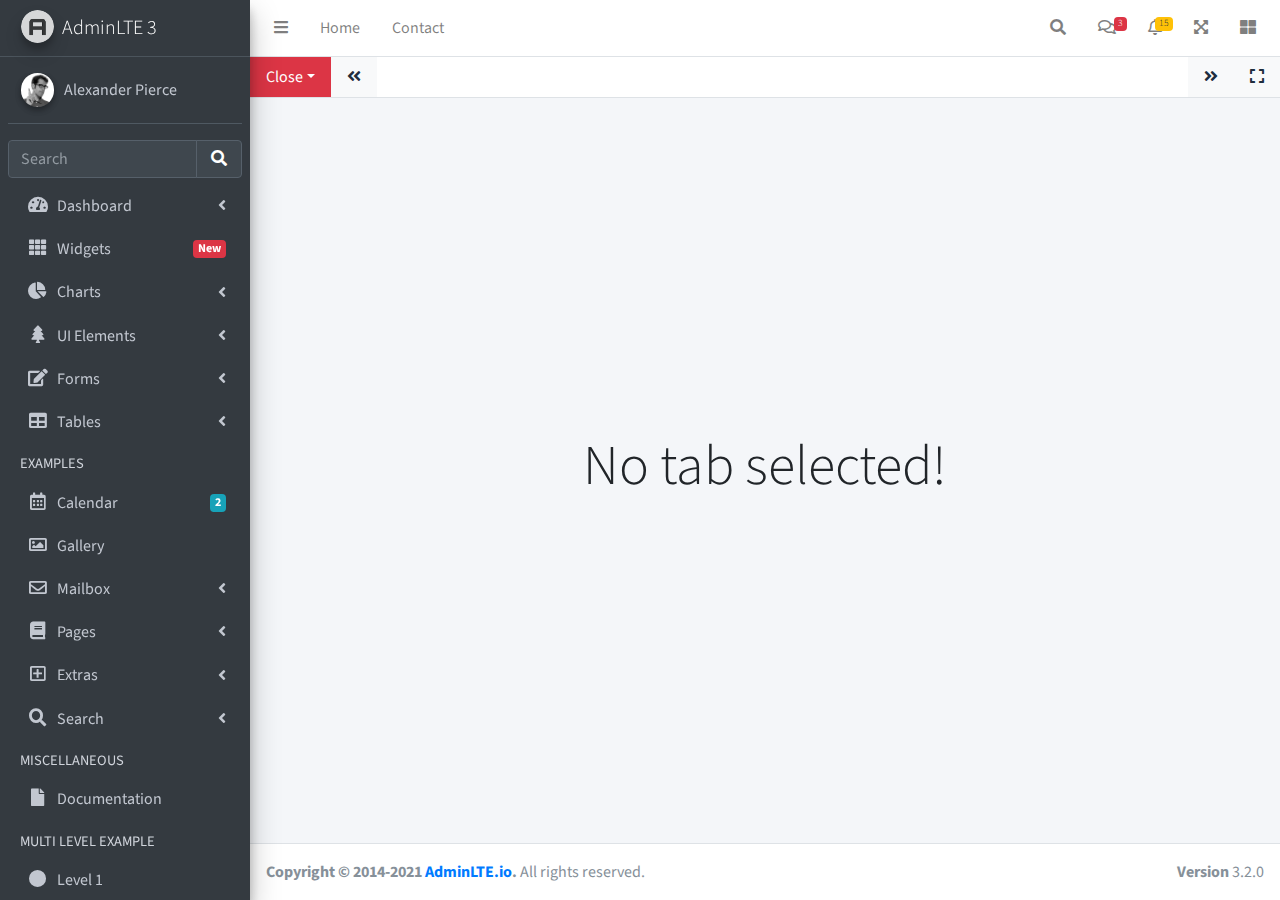
<file: pdo1/assets/iframe.html>
<!DOCTYPE html>
<html lang="en">
<head>
  <meta charset="utf-8">
  <meta name="viewport" content="width=device-width, initial-scale=1">
  <title>AdminLTE 3 | Tabbed IFrames</title>

  <!-- Google Font: Source Sans Pro -->
  <link rel="stylesheet" href="https://fonts.googleapis.com/css?family=Source+Sans+Pro:300,400,400i,700&display=fallback">
  <!-- Font Awesome -->
  <link rel="stylesheet" href="plugins/fontawesome-free/css/all.min.css">
  <!-- Theme style -->
  <link rel="stylesheet" href="dist/css/adminlte.min.css">
  <!-- overlayScrollbars -->
  <link rel="stylesheet" href="plugins/overlayScrollbars/css/OverlayScrollbars.min.css">
</head>
<body class="hold-transition sidebar-mini layout-fixed" data-panel-auto-height-mode="height">
<div class="wrapper">

  <!-- Navbar -->
  <nav class="main-header navbar navbar-expand navbar-white navbar-light">
    <!-- Left navbar links -->
    <ul class="navbar-nav">
      <li class="nav-item">
        <a class="nav-link" data-widget="pushmenu" href="#" role="button"><i class="fas fa-bars"></i></a>
      </li>
      <li class="nav-item d-none d-sm-inline-block">
        <a href="index3.html" class="nav-link">Home</a>
      </li>
      <li class="nav-item d-none d-sm-inline-block">
        <a href="#" class="nav-link">Contact</a>
      </li>
    </ul>

    <!-- Right navbar links -->
    <ul class="navbar-nav ml-auto">
      <!-- Navbar Search -->
      <li class="nav-item">
        <a class="nav-link" data-widget="navbar-search" href="#" role="button">
          <i class="fas fa-search"></i>
        </a>
        <div class="navbar-search-block">
          <form class="form-inline">
            <div class="input-group input-group-sm">
              <input class="form-control form-control-navbar" type="search" placeholder="Search" aria-label="Search">
              <div class="input-group-append">
                <button class="btn btn-navbar" type="submit">
                  <i class="fas fa-search"></i>
                </button>
                <button class="btn btn-navbar" type="button" data-widget="navbar-search">
                  <i class="fas fa-times"></i>
                </button>
              </div>
            </div>
          </form>
        </div>
      </li>

      <!-- Messages Dropdown Menu -->
      <li class="nav-item dropdown">
        <a class="nav-link" data-toggle="dropdown" href="#">
          <i class="far fa-comments"></i>
          <span class="badge badge-danger navbar-badge">3</span>
        </a>
        <div class="dropdown-menu dropdown-menu-lg dropdown-menu-right">
          <a href="#" class="dropdown-item">
            <!-- Message Start -->
            <div class="media">
              <img src="dist/img/user1-128x128.jpg" alt="User Avatar" class="img-size-50 mr-3 img-circle">
              <div class="media-body">
                <h3 class="dropdown-item-title">
                  Brad Diesel
                  <span class="float-right text-sm text-danger"><i class="fas fa-star"></i></span>
                </h3>
                <p class="text-sm">Call me whenever you can...</p>
                <p class="text-sm text-muted"><i class="far fa-clock mr-1"></i> 4 Hours Ago</p>
              </div>
            </div>
            <!-- Message End -->
          </a>
          <div class="dropdown-divider"></div>
          <a href="#" class="dropdown-item">
            <!-- Message Start -->
            <div class="media">
              <img src="dist/img/user8-128x128.jpg" alt="User Avatar" class="img-size-50 img-circle mr-3">
              <div class="media-body">
                <h3 class="dropdown-item-title">
                  John Pierce
                  <span class="float-right text-sm text-muted"><i class="fas fa-star"></i></span>
                </h3>
                <p class="text-sm">I got your message bro</p>
                <p class="text-sm text-muted"><i class="far fa-clock mr-1"></i> 4 Hours Ago</p>
              </div>
            </div>
            <!-- Message End -->
          </a>
          <div class="dropdown-divider"></div>
          <a href="#" class="dropdown-item">
            <!-- Message Start -->
            <div class="media">
              <img src="dist/img/user3-128x128.jpg" alt="User Avatar" class="img-size-50 img-circle mr-3">
              <div class="media-body">
                <h3 class="dropdown-item-title">
                  Nora Silvester
                  <span class="float-right text-sm text-warning"><i class="fas fa-star"></i></span>
                </h3>
                <p class="text-sm">The subject goes here</p>
                <p class="text-sm text-muted"><i class="far fa-clock mr-1"></i> 4 Hours Ago</p>
              </div>
            </div>
            <!-- Message End -->
          </a>
          <div class="dropdown-divider"></div>
          <a href="#" class="dropdown-item dropdown-footer">See All Messages</a>
        </div>
      </li>
      <!-- Notifications Dropdown Menu -->
      <li class="nav-item dropdown">
        <a class="nav-link" data-toggle="dropdown" href="#">
          <i class="far fa-bell"></i>
          <span class="badge badge-warning navbar-badge">15</span>
        </a>
        <div class="dropdown-menu dropdown-menu-lg dropdown-menu-right">
          <span class="dropdown-item dropdown-header">15 Notifications</span>
          <div class="dropdown-divider"></div>
          <a href="#" class="dropdown-item">
            <i class="fas fa-envelope mr-2"></i> 4 new messages
            <span class="float-right text-muted text-sm">3 mins</span>
          </a>
          <div class="dropdown-divider"></div>
          <a href="#" class="dropdown-item">
            <i class="fas fa-users mr-2"></i> 8 friend requests
            <span class="float-right text-muted text-sm">12 hours</span>
          </a>
          <div class="dropdown-divider"></div>
          <a href="#" class="dropdown-item">
            <i class="fas fa-file mr-2"></i> 3 new reports
            <span class="float-right text-muted text-sm">2 days</span>
          </a>
          <div class="dropdown-divider"></div>
          <a href="#" class="dropdown-item dropdown-footer">See All Notifications</a>
        </div>
      </li>
      <li class="nav-item">
        <a class="nav-link" data-widget="fullscreen" href="#" role="button">
          <i class="fas fa-expand-arrows-alt"></i>
        </a>
      </li>
      <li class="nav-item">
        <a class="nav-link" data-widget="control-sidebar" data-slide="true" href="#" role="button">
          <i class="fas fa-th-large"></i>
        </a>
      </li>
    </ul>
  </nav>
  <!-- /.navbar -->

  <!-- Main Sidebar Container -->
  <aside class="main-sidebar sidebar-dark-primary elevation-4">
    <!-- Brand Logo -->
    <a href="index3.html" class="brand-link">
      <img src="dist/img/AdminLTELogo.png" alt="AdminLTE Logo" class="brand-image img-circle elevation-3" style="opacity: .8">
      <span class="brand-text font-weight-light">AdminLTE 3</span>
    </a>

    <!-- Sidebar -->
    <div class="sidebar">
      <!-- Sidebar user panel (optional) -->
      <div class="user-panel mt-3 pb-3 mb-3 d-flex">
        <div class="image">
          <img src="dist/img/user2-160x160.jpg" class="img-circle elevation-2" alt="User Image">
        </div>
        <div class="info">
          <a href="#" class="d-block">Alexander Pierce</a>
        </div>
      </div>

      <!-- SidebarSearch Form -->
      <div class="form-inline">
        <div class="input-group" data-widget="sidebar-search">
          <input class="form-control form-control-sidebar" type="search" placeholder="Search" aria-label="Search">
          <div class="input-group-append">
            <button class="btn btn-sidebar">
              <i class="fas fa-search fa-fw"></i>
            </button>
          </div>
        </div>
      </div>

      <!-- Sidebar Menu -->
      <nav class="mt-2">
        <ul class="nav nav-pills nav-sidebar flex-column" data-widget="treeview" role="menu" data-accordion="false">
          <!-- Add icons to the links using the .nav-icon class
               with font-awesome or any other icon font library -->
          <li class="nav-item">
            <a href="#" class="nav-link">
              <i class="nav-icon fas fa-tachometer-alt"></i>
              <p>
                Dashboard
                <i class="right fas fa-angle-left"></i>
              </p>
            </a>
            <ul class="nav nav-treeview">
              <li class="nav-item">
                <a href="./index.html" class="nav-link">
                  <i class="far fa-circle nav-icon"></i>
                  <p>Dashboard v1</p>
                </a>
              </li>
              <li class="nav-item">
                <a href="./index2.html" class="nav-link">
                  <i class="far fa-circle nav-icon"></i>
                  <p>Dashboard v2</p>
                </a>
              </li>
              <li class="nav-item">
                <a href="./index3.html" class="nav-link">
                  <i class="far fa-circle nav-icon"></i>
                  <p>Dashboard v3</p>
                </a>
              </li>
            </ul>
          </li>
          <li class="nav-item">
            <a href="pages/widgets.html" class="nav-link">
              <i class="nav-icon fas fa-th"></i>
              <p>
                Widgets
                <span class="right badge badge-danger">New</span>
              </p>
            </a>
          </li>
          <li class="nav-item">
            <a href="#" class="nav-link">
              <i class="nav-icon fas fa-chart-pie"></i>
              <p>
                Charts
                <i class="right fas fa-angle-left"></i>
              </p>
            </a>
            <ul class="nav nav-treeview">
              <li class="nav-item">
                <a href="pages/charts/chartjs.html" class="nav-link">
                  <i class="far fa-circle nav-icon"></i>
                  <p>ChartJS</p>
                </a>
              </li>
              <li class="nav-item">
                <a href="pages/charts/flot.html" class="nav-link">
                  <i class="far fa-circle nav-icon"></i>
                  <p>Flot</p>
                </a>
              </li>
              <li class="nav-item">
                <a href="pages/charts/inline.html" class="nav-link">
                  <i class="far fa-circle nav-icon"></i>
                  <p>Inline</p>
                </a>
              </li>
            </ul>
          </li>
          <li class="nav-item">
            <a href="#" class="nav-link">
              <i class="nav-icon fas fa-tree"></i>
              <p>
                UI Elements
                <i class="fas fa-angle-left right"></i>
              </p>
            </a>
            <ul class="nav nav-treeview">
              <li class="nav-item">
                <a href="pages/UI/general.html" class="nav-link">
                  <i class="far fa-circle nav-icon"></i>
                  <p>General</p>
                </a>
              </li>
              <li class="nav-item">
                <a href="pages/UI/icons.html" class="nav-link">
                  <i class="far fa-circle nav-icon"></i>
                  <p>Icons</p>
                </a>
              </li>
              <li class="nav-item">
                <a href="pages/UI/buttons.html" class="nav-link">
                  <i class="far fa-circle nav-icon"></i>
                  <p>Buttons</p>
                </a>
              </li>
              <li class="nav-item">
                <a href="pages/UI/sliders.html" class="nav-link">
                  <i class="far fa-circle nav-icon"></i>
                  <p>Sliders</p>
                </a>
              </li>
              <li class="nav-item">
                <a href="pages/UI/modals.html" class="nav-link">
                  <i class="far fa-circle nav-icon"></i>
                  <p>Modals & Alerts</p>
                </a>
              </li>
              <li class="nav-item">
                <a href="pages/UI/navbar.html" class="nav-link">
                  <i class="far fa-circle nav-icon"></i>
                  <p>Navbar & Tabs</p>
                </a>
              </li>
              <li class="nav-item">
                <a href="pages/UI/timeline.html" class="nav-link">
                  <i class="far fa-circle nav-icon"></i>
                  <p>Timeline</p>
                </a>
              </li>
              <li class="nav-item">
                <a href="pages/UI/ribbons.html" class="nav-link">
                  <i class="far fa-circle nav-icon"></i>
                  <p>Ribbons</p>
                </a>
              </li>
            </ul>
          </li>
          <li class="nav-item">
            <a href="#" class="nav-link">
              <i class="nav-icon fas fa-edit"></i>
              <p>
                Forms
                <i class="fas fa-angle-left right"></i>
              </p>
            </a>
            <ul class="nav nav-treeview">
              <li class="nav-item">
                <a href="pages/forms/general.html" class="nav-link">
                  <i class="far fa-circle nav-icon"></i>
                  <p>General Elements</p>
                </a>
              </li>
              <li class="nav-item">
                <a href="pages/forms/advanced.html" class="nav-link">
                  <i class="far fa-circle nav-icon"></i>
                  <p>Advanced Elements</p>
                </a>
              </li>
              <li class="nav-item">
                <a href="pages/forms/editors.html" class="nav-link">
                  <i class="far fa-circle nav-icon"></i>
                  <p>Editors</p>
                </a>
              </li>
              <li class="nav-item">
                <a href="pages/forms/validation.html" class="nav-link">
                  <i class="far fa-circle nav-icon"></i>
                  <p>Validation</p>
                </a>
              </li>
            </ul>
          </li>
          <li class="nav-item">
            <a href="#" class="nav-link">
              <i class="nav-icon fas fa-table"></i>
              <p>
                Tables
                <i class="fas fa-angle-left right"></i>
              </p>
            </a>
            <ul class="nav nav-treeview">
              <li class="nav-item">
                <a href="pages/tables/simple.html" class="nav-link">
                  <i class="far fa-circle nav-icon"></i>
                  <p>Simple Tables</p>
                </a>
              </li>
              <li class="nav-item">
                <a href="pages/tables/data.html" class="nav-link">
                  <i class="far fa-circle nav-icon"></i>
                  <p>DataTables</p>
                </a>
              </li>
              <li class="nav-item">
                <a href="pages/tables/jsgrid.html" class="nav-link">
                  <i class="far fa-circle nav-icon"></i>
                  <p>jsGrid</p>
                </a>
              </li>
            </ul>
          </li>
          <li class="nav-header">EXAMPLES</li>
          <li class="nav-item">
            <a href="pages/calendar.html" class="nav-link">
              <i class="nav-icon far fa-calendar-alt"></i>
              <p>
                Calendar
                <span class="badge badge-info right">2</span>
              </p>
            </a>
          </li>
          <li class="nav-item">
            <a href="pages/gallery.html" class="nav-link">
              <i class="nav-icon far fa-image"></i>
              <p>
                Gallery
              </p>
            </a>
          </li>
          <li class="nav-item">
            <a href="#" class="nav-link">
              <i class="nav-icon far fa-envelope"></i>
              <p>
                Mailbox
                <i class="fas fa-angle-left right"></i>
              </p>
            </a>
            <ul class="nav nav-treeview">
              <li class="nav-item">
                <a href="pages/mailbox/mailbox.html" class="nav-link">
                  <i class="far fa-circle nav-icon"></i>
                  <p>Inbox</p>
                </a>
              </li>
              <li class="nav-item">
                <a href="pages/mailbox/compose.html" class="nav-link">
                  <i class="far fa-circle nav-icon"></i>
                  <p>Compose</p>
                </a>
              </li>
              <li class="nav-item">
                <a href="pages/mailbox/read-mail.html" class="nav-link">
                  <i class="far fa-circle nav-icon"></i>
                  <p>Read</p>
                </a>
              </li>
            </ul>
          </li>
          <li class="nav-item">
            <a href="#" class="nav-link">
              <i class="nav-icon fas fa-book"></i>
              <p>
                Pages
                <i class="fas fa-angle-left right"></i>
              </p>
            </a>
            <ul class="nav nav-treeview">
              <li class="nav-item">
                <a href="pages/examples/invoice.html" class="nav-link">
                  <i class="far fa-circle nav-icon"></i>
                  <p>Invoice</p>
                </a>
              </li>
              <li class="nav-item">
                <a href="pages/examples/profile.html" class="nav-link">
                  <i class="far fa-circle nav-icon"></i>
                  <p>Profile</p>
                </a>
              </li>
              <li class="nav-item">
                <a href="pages/examples/e-commerce.html" class="nav-link">
                  <i class="far fa-circle nav-icon"></i>
                  <p>E-commerce</p>
                </a>
              </li>
              <li class="nav-item">
                <a href="pages/examples/projects.html" class="nav-link">
                  <i class="far fa-circle nav-icon"></i>
                  <p>Projects</p>
                </a>
              </li>
              <li class="nav-item">
                <a href="pages/examples/project-add.html" class="nav-link">
                  <i class="far fa-circle nav-icon"></i>
                  <p>Project Add</p>
                </a>
              </li>
              <li class="nav-item">
                <a href="pages/examples/project-edit.html" class="nav-link">
                  <i class="far fa-circle nav-icon"></i>
                  <p>Project Edit</p>
                </a>
              </li>
              <li class="nav-item">
                <a href="pages/examples/project-detail.html" class="nav-link">
                  <i class="far fa-circle nav-icon"></i>
                  <p>Project Detail</p>
                </a>
              </li>
              <li class="nav-item">
                <a href="pages/examples/contacts.html" class="nav-link">
                  <i class="far fa-circle nav-icon"></i>
                  <p>Contacts</p>
                </a>
              </li>
              <li class="nav-item">
                <a href="pages/examples/faq.html" class="nav-link">
                  <i class="far fa-circle nav-icon"></i>
                  <p>FAQ</p>
                </a>
              </li>
              <li class="nav-item">
                <a href="pages/examples/contact-us.html" class="nav-link">
                  <i class="far fa-circle nav-icon"></i>
                  <p>Contact us</p>
                </a>
              </li>
            </ul>
          </li>
          <li class="nav-item">
            <a href="#" class="nav-link">
              <i class="nav-icon far fa-plus-square"></i>
              <p>
                Extras
                <i class="fas fa-angle-left right"></i>
              </p>
            </a>
            <ul class="nav nav-treeview">
              <li class="nav-item">
                <a href="#" class="nav-link">
                  <i class="far fa-circle nav-icon"></i>
                  <p>
                    Login & Register v1
                    <i class="fas fa-angle-left right"></i>
                  </p>
                </a>
                <ul class="nav nav-treeview">
                  <li class="nav-item">
                    <a href="pages/examples/login.html" class="nav-link">
                      <i class="far fa-circle nav-icon"></i>
                      <p>Login v1</p>
                    </a>
                  </li>
                  <li class="nav-item">
                    <a href="pages/examples/register.html" class="nav-link">
                      <i class="far fa-circle nav-icon"></i>
                      <p>Register v1</p>
                    </a>
                  </li>
                  <li class="nav-item">
                    <a href="pages/examples/forgot-password.html" class="nav-link">
                      <i class="far fa-circle nav-icon"></i>
                      <p>Forgot Password v1</p>
                    </a>
                  </li>
                  <li class="nav-item">
                    <a href="pages/examples/recover-password.html" class="nav-link">
                      <i class="far fa-circle nav-icon"></i>
                      <p>Recover Password v1</p>
                    </a>
                  </li>
                </ul>
              </li>
              <li class="nav-item">
                <a href="#" class="nav-link">
                  <i class="far fa-circle nav-icon"></i>
                  <p>
                    Login & Register v2
                    <i class="fas fa-angle-left right"></i>
                  </p>
                </a>
                <ul class="nav nav-treeview">
                  <li class="nav-item">
                    <a href="pages/examples/login-v2.html" class="nav-link">
                      <i class="far fa-circle nav-icon"></i>
                      <p>Login v2</p>
                    </a>
                  </li>
                  <li class="nav-item">
                    <a href="pages/examples/register-v2.html" class="nav-link">
                      <i class="far fa-circle nav-icon"></i>
                      <p>Register v2</p>
                    </a>
                  </li>
                  <li class="nav-item">
                    <a href="pages/examples/forgot-password-v2.html" class="nav-link">
                      <i class="far fa-circle nav-icon"></i>
                      <p>Forgot Password v2</p>
                    </a>
                  </li>
                  <li class="nav-item">
                    <a href="pages/examples/recover-password-v2.html" class="nav-link">
                      <i class="far fa-circle nav-icon"></i>
                      <p>Recover Password v2</p>
                    </a>
                  </li>
                </ul>
              </li>
              <li class="nav-item">
                <a href="pages/examples/lockscreen.html" class="nav-link">
                  <i class="far fa-circle nav-icon"></i>
                  <p>Lockscreen</p>
                </a>
              </li>
              <li class="nav-item">
                <a href="pages/examples/legacy-user-menu.html" class="nav-link">
                  <i class="far fa-circle nav-icon"></i>
                  <p>Legacy User Menu</p>
                </a>
              </li>
              <li class="nav-item">
                <a href="pages/examples/language-menu.html" class="nav-link">
                  <i class="far fa-circle nav-icon"></i>
                  <p>Language Menu</p>
                </a>
              </li>
              <li class="nav-item">
                <a href="pages/examples/404.html" class="nav-link">
                  <i class="far fa-circle nav-icon"></i>
                  <p>Error 404</p>
                </a>
              </li>
              <li class="nav-item">
                <a href="pages/examples/500.html" class="nav-link">
                  <i class="far fa-circle nav-icon"></i>
                  <p>Error 500</p>
                </a>
              </li>
              <li class="nav-item">
                <a href="pages/examples/pace.html" class="nav-link">
                  <i class="far fa-circle nav-icon"></i>
                  <p>Pace</p>
                </a>
              </li>
              <li class="nav-item">
                <a href="pages/examples/blank.html" class="nav-link">
                  <i class="far fa-circle nav-icon"></i>
                  <p>Blank Page</p>
                </a>
              </li>
              <li class="nav-item">
                <a href="starter.html" class="nav-link">
                  <i class="far fa-circle nav-icon"></i>
                  <p>Starter Page</p>
                </a>
              </li>
            </ul>
          </li>
          <li class="nav-item">
            <a href="#" class="nav-link">
              <i class="nav-icon fas fa-search"></i>
              <p>
                Search
                <i class="fas fa-angle-left right"></i>
              </p>
            </a>
            <ul class="nav nav-treeview">
              <li class="nav-item">
                <a href="pages/search/simple.html" class="nav-link">
                  <i class="far fa-circle nav-icon"></i>
                  <p>Simple Search</p>
                </a>
              </li>
              <li class="nav-item">
                <a href="pages/search/enhanced.html" class="nav-link">
                  <i class="far fa-circle nav-icon"></i>
                  <p>Enhanced</p>
                </a>
              </li>
            </ul>
          </li>
          <li class="nav-header">MISCELLANEOUS</li>
          <li class="nav-item">
            <a href="https://adminlte.io/docs/3.1/" class="nav-link">
              <i class="nav-icon fas fa-file"></i>
              <p>Documentation</p>
            </a>
          </li>
          <li class="nav-header">MULTI LEVEL EXAMPLE</li>
          <li class="nav-item">
            <a href="#" class="nav-link">
              <i class="fas fa-circle nav-icon"></i>
              <p>Level 1</p>
            </a>
          </li>
          <li class="nav-item">
            <a href="#" class="nav-link">
              <i class="nav-icon fas fa-circle"></i>
              <p>
                Level 1
                <i class="right fas fa-angle-left"></i>
              </p>
            </a>
            <ul class="nav nav-treeview">
              <li class="nav-item">
                <a href="#" class="nav-link">
                  <i class="far fa-circle nav-icon"></i>
                  <p>Level 2</p>
                </a>
              </li>
              <li class="nav-item">
                <a href="#" class="nav-link">
                  <i class="far fa-circle nav-icon"></i>
                  <p>
                    Level 2
                    <i class="right fas fa-angle-left"></i>
                  </p>
                </a>
                <ul class="nav nav-treeview">
                  <li class="nav-item">
                    <a href="#" class="nav-link">
                      <i class="far fa-dot-circle nav-icon"></i>
                      <p>Level 3</p>
                    </a>
                  </li>
                  <li class="nav-item">
                    <a href="#" class="nav-link">
                      <i class="far fa-dot-circle nav-icon"></i>
                      <p>Level 3</p>
                    </a>
                  </li>
                  <li class="nav-item">
                    <a href="#" class="nav-link">
                      <i class="far fa-dot-circle nav-icon"></i>
                      <p>Level 3</p>
                    </a>
                  </li>
                </ul>
              </li>
              <li class="nav-item">
                <a href="#" class="nav-link">
                  <i class="far fa-circle nav-icon"></i>
                  <p>Level 2</p>
                </a>
              </li>
            </ul>
          </li>
          <li class="nav-item">
            <a href="#" class="nav-link">
              <i class="fas fa-circle nav-icon"></i>
              <p>Level 1</p>
            </a>
          </li>
          <li class="nav-header">LABELS</li>
          <li class="nav-item">
            <a href="#" class="nav-link">
              <i class="nav-icon far fa-circle text-danger"></i>
              <p class="text">Important</p>
            </a>
          </li>
          <li class="nav-item">
            <a href="#" class="nav-link">
              <i class="nav-icon far fa-circle text-warning"></i>
              <p>Warning</p>
            </a>
          </li>
          <li class="nav-item">
            <a href="#" class="nav-link">
              <i class="nav-icon far fa-circle text-info"></i>
              <p>Informational</p>
            </a>
          </li>
        </ul>
      </nav>
      <!-- /.sidebar-menu -->
    </div>
    <!-- /.sidebar -->
  </aside>

  <!-- Content Wrapper. Contains page content -->
  <div class="content-wrapper iframe-mode" data-widget="iframe" data-loading-screen="750">
    <div class="nav navbar navbar-expand navbar-white navbar-light border-bottom p-0">
      <div class="nav-item dropdown">
        <a class="nav-link bg-danger dropdown-toggle" data-toggle="dropdown" href="#" role="button" aria-haspopup="true" aria-expanded="false">Close</a>
        <div class="dropdown-menu mt-0">
          <a class="dropdown-item" href="#" data-widget="iframe-close" data-type="all">Close All</a>
          <a class="dropdown-item" href="#" data-widget="iframe-close" data-type="all-other">Close All Other</a>
        </div>
      </div>
      <a class="nav-link bg-light" href="#" data-widget="iframe-scrollleft"><i class="fas fa-angle-double-left"></i></a>
      <ul class="navbar-nav overflow-hidden" role="tablist"></ul>
      <a class="nav-link bg-light" href="#" data-widget="iframe-scrollright"><i class="fas fa-angle-double-right"></i></a>
      <a class="nav-link bg-light" href="#" data-widget="iframe-fullscreen"><i class="fas fa-expand"></i></a>
    </div>
    <div class="tab-content">
      <div class="tab-empty">
        <h2 class="display-4">No tab selected!</h2>
      </div>
      <div class="tab-loading">
        <div>
          <h2 class="display-4">Tab is loading <i class="fa fa-sync fa-spin"></i></h2>
        </div>
      </div>
    </div>
  </div>
  <!-- /.content-wrapper -->
  <footer class="main-footer">
    <strong>Copyright &copy; 2014-2021 <a href="https://adminlte.io">AdminLTE.io</a>.</strong>
    All rights reserved.
    <div class="float-right d-none d-sm-inline-block">
      <b>Version</b> 3.2.0
    </div>
  </footer>

  <!-- Control Sidebar -->
  <aside class="control-sidebar control-sidebar-dark">
    <!-- Control sidebar content goes here -->
  </aside>
  <!-- /.control-sidebar -->
</div>
<!-- ./wrapper -->

<!-- jQuery -->
<script src="plugins/jquery/jquery.min.js"></script>
<!-- jQuery UI 1.11.4 -->
<script src="plugins/jquery-ui/jquery-ui.min.js"></script>
<!-- Resolve conflict in jQuery UI tooltip with Bootstrap tooltip -->
<script>
  $.widget.bridge('uibutton', $.ui.button)
</script>
<!-- Bootstrap 4 -->
<script src="plugins/bootstrap/js/bootstrap.bundle.min.js"></script>
<!-- overlayScrollbars -->
<script src="plugins/overlayScrollbars/js/jquery.overlayScrollbars.min.js"></script>
<!-- AdminLTE App -->
<script src="dist/js/adminlte.js"></script>
<!-- AdminLTE for demo purposes -->
<script src="dist/js/demo.js"></script>
</body>
</html>
</file>
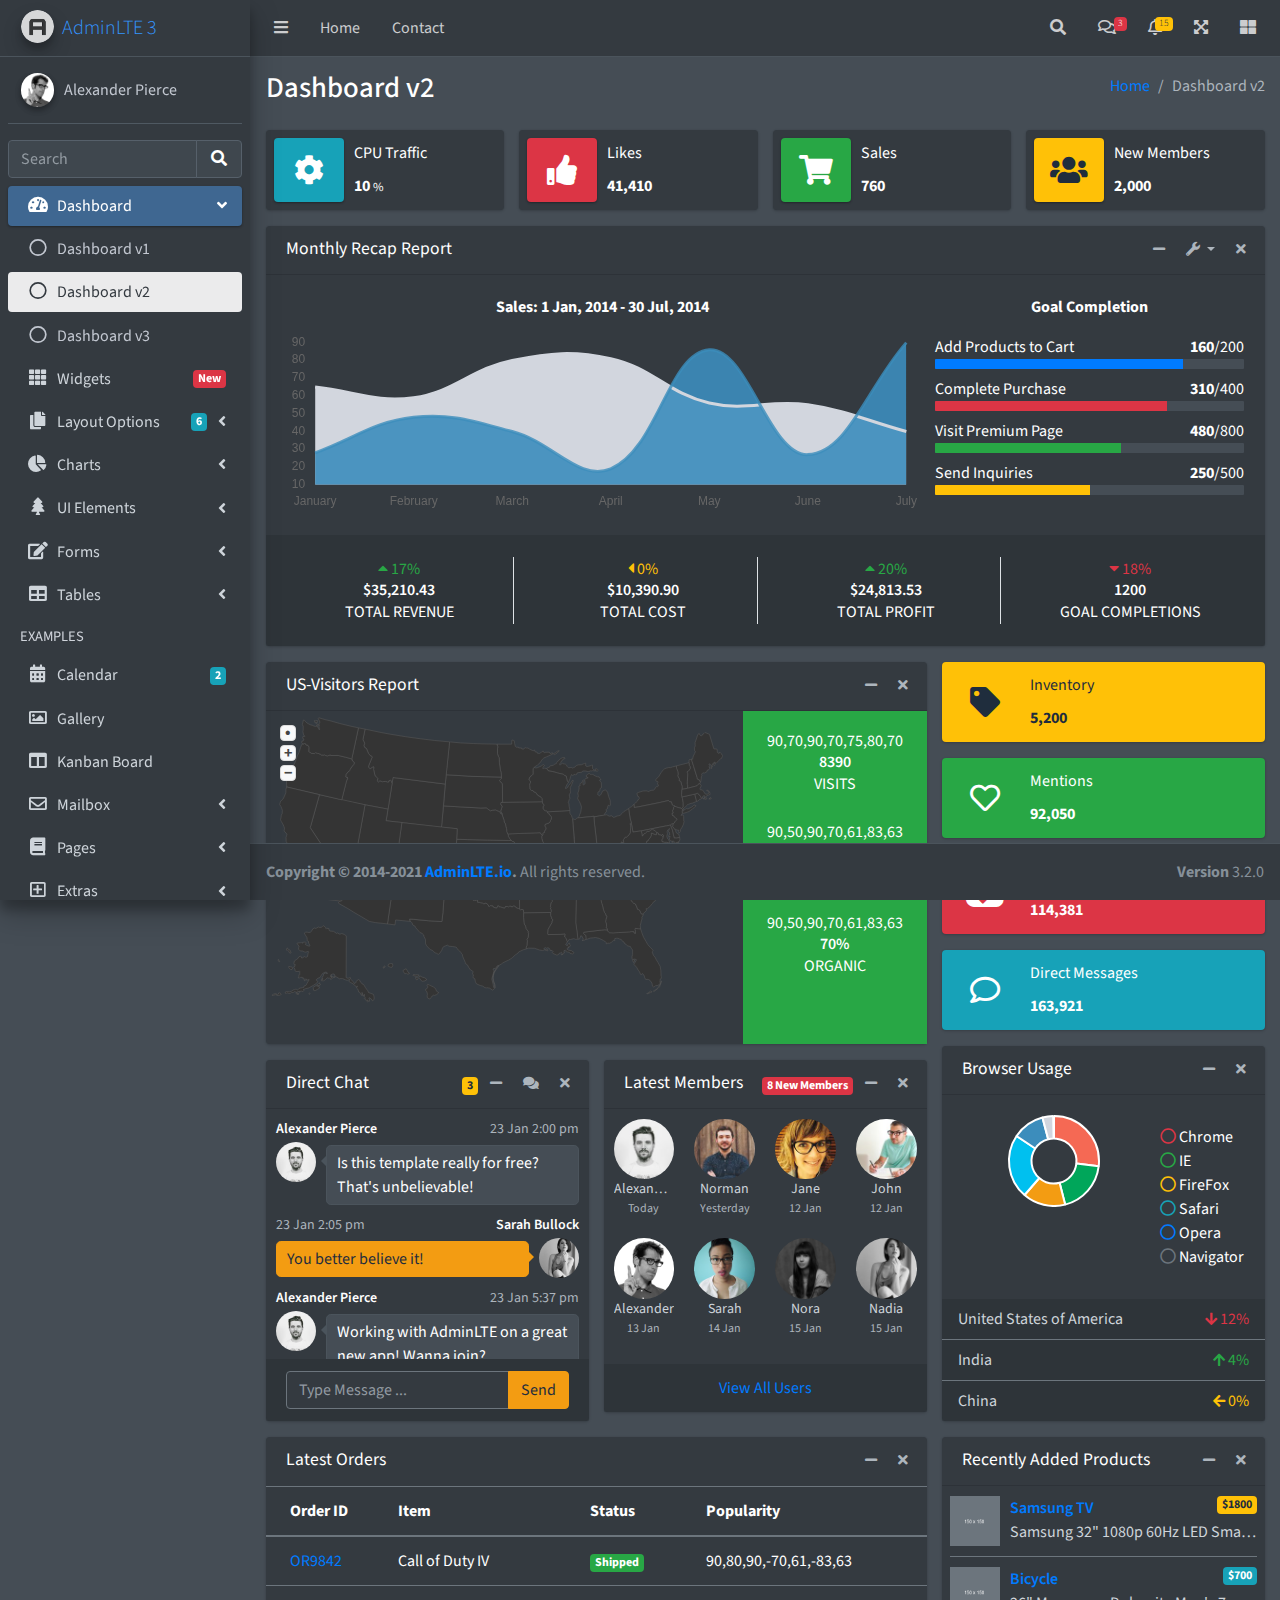
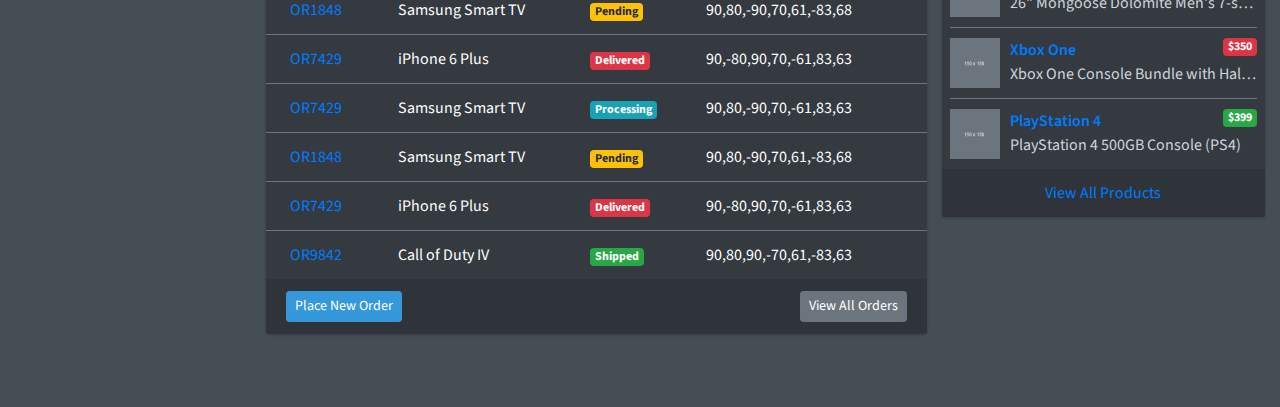
<file: pdo1/assets/index2.html>
<!DOCTYPE html>
<html lang="en">
<head>
  <meta charset="utf-8">
  <meta name="viewport" content="width=device-width, initial-scale=1">
  <title>AdminLTE 3 | Dashboard 2</title>

  <!-- Google Font: Source Sans Pro -->
  <link rel="stylesheet" href="https://fonts.googleapis.com/css?family=Source+Sans+Pro:300,400,400i,700&display=fallback">
  <!-- Font Awesome Icons -->
  <link rel="stylesheet" href="plugins/fontawesome-free/css/all.min.css">
  <!-- overlayScrollbars -->
  <link rel="stylesheet" href="plugins/overlayScrollbars/css/OverlayScrollbars.min.css">
  <!-- Theme style -->
  <link rel="stylesheet" href="dist/css/adminlte.min.css">
</head>
<body class="hold-transition dark-mode sidebar-mini layout-fixed layout-navbar-fixed layout-footer-fixed">
<div class="wrapper">

  <!-- Preloader -->
  <div class="preloader flex-column justify-content-center align-items-center">
    <img class="animation__wobble" src="dist/img/AdminLTELogo.png" alt="AdminLTELogo" height="60" width="60">
  </div>

  <!-- Navbar -->
  <nav class="main-header navbar navbar-expand navbar-dark">
    <!-- Left navbar links -->
    <ul class="navbar-nav">
      <li class="nav-item">
        <a class="nav-link" data-widget="pushmenu" href="#" role="button"><i class="fas fa-bars"></i></a>
      </li>
      <li class="nav-item d-none d-sm-inline-block">
        <a href="index3.html" class="nav-link">Home</a>
      </li>
      <li class="nav-item d-none d-sm-inline-block">
        <a href="#" class="nav-link">Contact</a>
      </li>
    </ul>

    <!-- Right navbar links -->
    <ul class="navbar-nav ml-auto">
      <!-- Navbar Search -->
      <li class="nav-item">
        <a class="nav-link" data-widget="navbar-search" href="#" role="button">
          <i class="fas fa-search"></i>
        </a>
        <div class="navbar-search-block">
          <form class="form-inline">
            <div class="input-group input-group-sm">
              <input class="form-control form-control-navbar" type="search" placeholder="Search" aria-label="Search">
              <div class="input-group-append">
                <button class="btn btn-navbar" type="submit">
                  <i class="fas fa-search"></i>
                </button>
                <button class="btn btn-navbar" type="button" data-widget="navbar-search">
                  <i class="fas fa-times"></i>
                </button>
              </div>
            </div>
          </form>
        </div>
      </li>

      <!-- Messages Dropdown Menu -->
      <li class="nav-item dropdown">
        <a class="nav-link" data-toggle="dropdown" href="#">
          <i class="far fa-comments"></i>
          <span class="badge badge-danger navbar-badge">3</span>
        </a>
        <div class="dropdown-menu dropdown-menu-lg dropdown-menu-right">
          <a href="#" class="dropdown-item">
            <!-- Message Start -->
            <div class="media">
              <img src="dist/img/user1-128x128.jpg" alt="User Avatar" class="img-size-50 mr-3 img-circle">
              <div class="media-body">
                <h3 class="dropdown-item-title">
                  Brad Diesel
                  <span class="float-right text-sm text-danger"><i class="fas fa-star"></i></span>
                </h3>
                <p class="text-sm">Call me whenever you can...</p>
                <p class="text-sm text-muted"><i class="far fa-clock mr-1"></i> 4 Hours Ago</p>
              </div>
            </div>
            <!-- Message End -->
          </a>
          <div class="dropdown-divider"></div>
          <a href="#" class="dropdown-item">
            <!-- Message Start -->
            <div class="media">
              <img src="dist/img/user8-128x128.jpg" alt="User Avatar" class="img-size-50 img-circle mr-3">
              <div class="media-body">
                <h3 class="dropdown-item-title">
                  John Pierce
                  <span class="float-right text-sm text-muted"><i class="fas fa-star"></i></span>
                </h3>
                <p class="text-sm">I got your message bro</p>
                <p class="text-sm text-muted"><i class="far fa-clock mr-1"></i> 4 Hours Ago</p>
              </div>
            </div>
            <!-- Message End -->
          </a>
          <div class="dropdown-divider"></div>
          <a href="#" class="dropdown-item">
            <!-- Message Start -->
            <div class="media">
              <img src="dist/img/user3-128x128.jpg" alt="User Avatar" class="img-size-50 img-circle mr-3">
              <div class="media-body">
                <h3 class="dropdown-item-title">
                  Nora Silvester
                  <span class="float-right text-sm text-warning"><i class="fas fa-star"></i></span>
                </h3>
                <p class="text-sm">The subject goes here</p>
                <p class="text-sm text-muted"><i class="far fa-clock mr-1"></i> 4 Hours Ago</p>
              </div>
            </div>
            <!-- Message End -->
          </a>
          <div class="dropdown-divider"></div>
          <a href="#" class="dropdown-item dropdown-footer">See All Messages</a>
        </div>
      </li>
      <!-- Notifications Dropdown Menu -->
      <li class="nav-item dropdown">
        <a class="nav-link" data-toggle="dropdown" href="#">
          <i class="far fa-bell"></i>
          <span class="badge badge-warning navbar-badge">15</span>
        </a>
        <div class="dropdown-menu dropdown-menu-lg dropdown-menu-right">
          <span class="dropdown-item dropdown-header">15 Notifications</span>
          <div class="dropdown-divider"></div>
          <a href="#" class="dropdown-item">
            <i class="fas fa-envelope mr-2"></i> 4 new messages
            <span class="float-right text-muted text-sm">3 mins</span>
          </a>
          <div class="dropdown-divider"></div>
          <a href="#" class="dropdown-item">
            <i class="fas fa-users mr-2"></i> 8 friend requests
            <span class="float-right text-muted text-sm">12 hours</span>
          </a>
          <div class="dropdown-divider"></div>
          <a href="#" class="dropdown-item">
            <i class="fas fa-file mr-2"></i> 3 new reports
            <span class="float-right text-muted text-sm">2 days</span>
          </a>
          <div class="dropdown-divider"></div>
          <a href="#" class="dropdown-item dropdown-footer">See All Notifications</a>
        </div>
      </li>
      <li class="nav-item">
        <a class="nav-link" data-widget="fullscreen" href="#" role="button">
          <i class="fas fa-expand-arrows-alt"></i>
        </a>
      </li>
      <li class="nav-item">
        <a class="nav-link" data-widget="control-sidebar" data-slide="true" href="#" role="button">
          <i class="fas fa-th-large"></i>
        </a>
      </li>
    </ul>
  </nav>
  <!-- /.navbar -->

  <!-- Main Sidebar Container -->
  <aside class="main-sidebar sidebar-dark-primary elevation-4">
    <!-- Brand Logo -->
    <a href="index3.html" class="brand-link">
      <img src="dist/img/AdminLTELogo.png" alt="AdminLTE Logo" class="brand-image img-circle elevation-3" style="opacity: .8">
      <span class="brand-text font-weight-light">AdminLTE 3</span>
    </a>

    <!-- Sidebar -->
    <div class="sidebar">
      <!-- Sidebar user panel (optional) -->
      <div class="user-panel mt-3 pb-3 mb-3 d-flex">
        <div class="image">
          <img src="dist/img/user2-160x160.jpg" class="img-circle elevation-2" alt="User Image">
        </div>
        <div class="info">
          <a href="#" class="d-block">Alexander Pierce</a>
        </div>
      </div>

      <!-- SidebarSearch Form -->
      <div class="form-inline">
        <div class="input-group" data-widget="sidebar-search">
          <input class="form-control form-control-sidebar" type="search" placeholder="Search" aria-label="Search">
          <div class="input-group-append">
            <button class="btn btn-sidebar">
              <i class="fas fa-search fa-fw"></i>
            </button>
          </div>
        </div>
      </div>

      <!-- Sidebar Menu -->
      <nav class="mt-2">
        <ul class="nav nav-pills nav-sidebar flex-column" data-widget="treeview" role="menu" data-accordion="false">
          <!-- Add icons to the links using the .nav-icon class
               with font-awesome or any other icon font library -->
          <li class="nav-item menu-open">
            <a href="#" class="nav-link active">
              <i class="nav-icon fas fa-tachometer-alt"></i>
              <p>
                Dashboard
                <i class="right fas fa-angle-left"></i>
              </p>
            </a>
            <ul class="nav nav-treeview">
              <li class="nav-item">
                <a href="./index.html" class="nav-link">
                  <i class="far fa-circle nav-icon"></i>
                  <p>Dashboard v1</p>
                </a>
              </li>
              <li class="nav-item">
                <a href="./index2.html" class="nav-link active">
                  <i class="far fa-circle nav-icon"></i>
                  <p>Dashboard v2</p>
                </a>
              </li>
              <li class="nav-item">
                <a href="./index3.html" class="nav-link">
                  <i class="far fa-circle nav-icon"></i>
                  <p>Dashboard v3</p>
                </a>
              </li>
            </ul>
          </li>
          <li class="nav-item">
            <a href="pages/widgets.html" class="nav-link">
              <i class="nav-icon fas fa-th"></i>
              <p>
                Widgets
                <span class="right badge badge-danger">New</span>
              </p>
            </a>
          </li>
          <li class="nav-item">
            <a href="#" class="nav-link">
              <i class="nav-icon fas fa-copy"></i>
              <p>
                Layout Options
                <i class="fas fa-angle-left right"></i>
                <span class="badge badge-info right">6</span>
              </p>
            </a>
            <ul class="nav nav-treeview">
              <li class="nav-item">
                <a href="pages/layout/top-nav.html" class="nav-link">
                  <i class="far fa-circle nav-icon"></i>
                  <p>Top Navigation</p>
                </a>
              </li>
              <li class="nav-item">
                <a href="pages/layout/top-nav-sidebar.html" class="nav-link">
                  <i class="far fa-circle nav-icon"></i>
                  <p>Top Navigation + Sidebar</p>
                </a>
              </li>
              <li class="nav-item">
                <a href="pages/layout/boxed.html" class="nav-link">
                  <i class="far fa-circle nav-icon"></i>
                  <p>Boxed</p>
                </a>
              </li>
              <li class="nav-item">
                <a href="pages/layout/fixed-sidebar.html" class="nav-link">
                  <i class="far fa-circle nav-icon"></i>
                  <p>Fixed Sidebar</p>
                </a>
              </li>
              <li class="nav-item">
                <a href="pages/layout/fixed-sidebar-custom.html" class="nav-link">
                  <i class="far fa-circle nav-icon"></i>
                  <p>Fixed Sidebar <small>+ Custom Area</small></p>
                </a>
              </li>
              <li class="nav-item">
                <a href="pages/layout/fixed-topnav.html" class="nav-link">
                  <i class="far fa-circle nav-icon"></i>
                  <p>Fixed Navbar</p>
                </a>
              </li>
              <li class="nav-item">
                <a href="pages/layout/fixed-footer.html" class="nav-link">
                  <i class="far fa-circle nav-icon"></i>
                  <p>Fixed Footer</p>
                </a>
              </li>
              <li class="nav-item">
                <a href="pages/layout/collapsed-sidebar.html" class="nav-link">
                  <i class="far fa-circle nav-icon"></i>
                  <p>Collapsed Sidebar</p>
                </a>
              </li>
            </ul>
          </li>
          <li class="nav-item">
            <a href="#" class="nav-link">
              <i class="nav-icon fas fa-chart-pie"></i>
              <p>
                Charts
                <i class="right fas fa-angle-left"></i>
              </p>
            </a>
            <ul class="nav nav-treeview">
              <li class="nav-item">
                <a href="pages/charts/chartjs.html" class="nav-link">
                  <i class="far fa-circle nav-icon"></i>
                  <p>ChartJS</p>
                </a>
              </li>
              <li class="nav-item">
                <a href="pages/charts/flot.html" class="nav-link">
                  <i class="far fa-circle nav-icon"></i>
                  <p>Flot</p>
                </a>
              </li>
              <li class="nav-item">
                <a href="pages/charts/inline.html" class="nav-link">
                  <i class="far fa-circle nav-icon"></i>
                  <p>Inline</p>
                </a>
              </li>
              <li class="nav-item">
                <a href="pages/charts/uplot.html" class="nav-link">
                  <i class="far fa-circle nav-icon"></i>
                  <p>uPlot</p>
                </a>
              </li>
            </ul>
          </li>
          <li class="nav-item">
            <a href="#" class="nav-link">
              <i class="nav-icon fas fa-tree"></i>
              <p>
                UI Elements
                <i class="fas fa-angle-left right"></i>
              </p>
            </a>
            <ul class="nav nav-treeview">
              <li class="nav-item">
                <a href="pages/UI/general.html" class="nav-link">
                  <i class="far fa-circle nav-icon"></i>
                  <p>General</p>
                </a>
              </li>
              <li class="nav-item">
                <a href="pages/UI/icons.html" class="nav-link">
                  <i class="far fa-circle nav-icon"></i>
                  <p>Icons</p>
                </a>
              </li>
              <li class="nav-item">
                <a href="pages/UI/buttons.html" class="nav-link">
                  <i class="far fa-circle nav-icon"></i>
                  <p>Buttons</p>
                </a>
              </li>
              <li class="nav-item">
                <a href="pages/UI/sliders.html" class="nav-link">
                  <i class="far fa-circle nav-icon"></i>
                  <p>Sliders</p>
                </a>
              </li>
              <li class="nav-item">
                <a href="pages/UI/modals.html" class="nav-link">
                  <i class="far fa-circle nav-icon"></i>
                  <p>Modals & Alerts</p>
                </a>
              </li>
              <li class="nav-item">
                <a href="pages/UI/navbar.html" class="nav-link">
                  <i class="far fa-circle nav-icon"></i>
                  <p>Navbar & Tabs</p>
                </a>
              </li>
              <li class="nav-item">
                <a href="pages/UI/timeline.html" class="nav-link">
                  <i class="far fa-circle nav-icon"></i>
                  <p>Timeline</p>
                </a>
              </li>
              <li class="nav-item">
                <a href="pages/UI/ribbons.html" class="nav-link">
                  <i class="far fa-circle nav-icon"></i>
                  <p>Ribbons</p>
                </a>
              </li>
            </ul>
          </li>
          <li class="nav-item">
            <a href="#" class="nav-link">
              <i class="nav-icon fas fa-edit"></i>
              <p>
                Forms
                <i class="fas fa-angle-left right"></i>
              </p>
            </a>
            <ul class="nav nav-treeview">
              <li class="nav-item">
                <a href="pages/forms/general.html" class="nav-link">
                  <i class="far fa-circle nav-icon"></i>
                  <p>General Elements</p>
                </a>
              </li>
              <li class="nav-item">
                <a href="pages/forms/advanced.html" class="nav-link">
                  <i class="far fa-circle nav-icon"></i>
                  <p>Advanced Elements</p>
                </a>
              </li>
              <li class="nav-item">
                <a href="pages/forms/editors.html" class="nav-link">
                  <i class="far fa-circle nav-icon"></i>
                  <p>Editors</p>
                </a>
              </li>
              <li class="nav-item">
                <a href="pages/forms/validation.html" class="nav-link">
                  <i class="far fa-circle nav-icon"></i>
                  <p>Validation</p>
                </a>
              </li>
            </ul>
          </li>
          <li class="nav-item">
            <a href="#" class="nav-link">
              <i class="nav-icon fas fa-table"></i>
              <p>
                Tables
                <i class="fas fa-angle-left right"></i>
              </p>
            </a>
            <ul class="nav nav-treeview">
              <li class="nav-item">
                <a href="pages/tables/simple.html" class="nav-link">
                  <i class="far fa-circle nav-icon"></i>
                  <p>Simple Tables</p>
                </a>
              </li>
              <li class="nav-item">
                <a href="pages/tables/data.html" class="nav-link">
                  <i class="far fa-circle nav-icon"></i>
                  <p>DataTables</p>
                </a>
              </li>
              <li class="nav-item">
                <a href="pages/tables/jsgrid.html" class="nav-link">
                  <i class="far fa-circle nav-icon"></i>
                  <p>jsGrid</p>
                </a>
              </li>
            </ul>
          </li>
          <li class="nav-header">EXAMPLES</li>
          <li class="nav-item">
            <a href="pages/calendar.html" class="nav-link">
              <i class="nav-icon fas fa-calendar-alt"></i>
              <p>
                Calendar
                <span class="badge badge-info right">2</span>
              </p>
            </a>
          </li>
          <li class="nav-item">
            <a href="pages/gallery.html" class="nav-link">
              <i class="nav-icon far fa-image"></i>
              <p>
                Gallery
              </p>
            </a>
          </li>
          <li class="nav-item">
            <a href="pages/kanban.html" class="nav-link">
              <i class="nav-icon fas fa-columns"></i>
              <p>
                Kanban Board
              </p>
            </a>
          </li>
          <li class="nav-item">
            <a href="#" class="nav-link">
              <i class="nav-icon far fa-envelope"></i>
              <p>
                Mailbox
                <i class="fas fa-angle-left right"></i>
              </p>
            </a>
            <ul class="nav nav-treeview">
              <li class="nav-item">
                <a href="pages/mailbox/mailbox.html" class="nav-link">
                  <i class="far fa-circle nav-icon"></i>
                  <p>Inbox</p>
                </a>
              </li>
              <li class="nav-item">
                <a href="pages/mailbox/compose.html" class="nav-link">
                  <i class="far fa-circle nav-icon"></i>
                  <p>Compose</p>
                </a>
              </li>
              <li class="nav-item">
                <a href="pages/mailbox/read-mail.html" class="nav-link">
                  <i class="far fa-circle nav-icon"></i>
                  <p>Read</p>
                </a>
              </li>
            </ul>
          </li>
          <li class="nav-item">
            <a href="#" class="nav-link">
              <i class="nav-icon fas fa-book"></i>
              <p>
                Pages
                <i class="fas fa-angle-left right"></i>
              </p>
            </a>
            <ul class="nav nav-treeview">
              <li class="nav-item">
                <a href="pages/examples/invoice.html" class="nav-link">
                  <i class="far fa-circle nav-icon"></i>
                  <p>Invoice</p>
                </a>
              </li>
              <li class="nav-item">
                <a href="pages/examples/profile.html" class="nav-link">
                  <i class="far fa-circle nav-icon"></i>
                  <p>Profile</p>
                </a>
              </li>
              <li class="nav-item">
                <a href="pages/examples/e-commerce.html" class="nav-link">
                  <i class="far fa-circle nav-icon"></i>
                  <p>E-commerce</p>
                </a>
              </li>
              <li class="nav-item">
                <a href="pages/examples/projects.html" class="nav-link">
                  <i class="far fa-circle nav-icon"></i>
                  <p>Projects</p>
                </a>
              </li>
              <li class="nav-item">
                <a href="pages/examples/project-add.html" class="nav-link">
                  <i class="far fa-circle nav-icon"></i>
                  <p>Project Add</p>
                </a>
              </li>
              <li class="nav-item">
                <a href="pages/examples/project-edit.html" class="nav-link">
                  <i class="far fa-circle nav-icon"></i>
                  <p>Project Edit</p>
                </a>
              </li>
              <li class="nav-item">
                <a href="pages/examples/project-detail.html" class="nav-link">
                  <i class="far fa-circle nav-icon"></i>
                  <p>Project Detail</p>
                </a>
              </li>
              <li class="nav-item">
                <a href="pages/examples/contacts.html" class="nav-link">
                  <i class="far fa-circle nav-icon"></i>
                  <p>Contacts</p>
                </a>
              </li>
              <li class="nav-item">
                <a href="pages/examples/faq.html" class="nav-link">
                  <i class="far fa-circle nav-icon"></i>
                  <p>FAQ</p>
                </a>
              </li>
              <li class="nav-item">
                <a href="pages/examples/contact-us.html" class="nav-link">
                  <i class="far fa-circle nav-icon"></i>
                  <p>Contact us</p>
                </a>
              </li>
            </ul>
          </li>
          <li class="nav-item">
            <a href="#" class="nav-link">
              <i class="nav-icon far fa-plus-square"></i>
              <p>
                Extras
                <i class="fas fa-angle-left right"></i>
              </p>
            </a>
            <ul class="nav nav-treeview">
              <li class="nav-item">
                <a href="#" class="nav-link">
                  <i class="far fa-circle nav-icon"></i>
                  <p>
                    Login & Register v1
                    <i class="fas fa-angle-left right"></i>
                  </p>
                </a>
                <ul class="nav nav-treeview">
                  <li class="nav-item">
                    <a href="pages/examples/login.html" class="nav-link">
                      <i class="far fa-circle nav-icon"></i>
                      <p>Login v1</p>
                    </a>
                  </li>
                  <li class="nav-item">
                    <a href="pages/examples/register.html" class="nav-link">
                      <i class="far fa-circle nav-icon"></i>
                      <p>Register v1</p>
                    </a>
                  </li>
                  <li class="nav-item">
                    <a href="pages/examples/forgot-password.html" class="nav-link">
                      <i class="far fa-circle nav-icon"></i>
                      <p>Forgot Password v1</p>
                    </a>
                  </li>
                  <li class="nav-item">
                    <a href="pages/examples/recover-password.html" class="nav-link">
                      <i class="far fa-circle nav-icon"></i>
                      <p>Recover Password v1</p>
                    </a>
                  </li>
                </ul>
              </li>
              <li class="nav-item">
                <a href="#" class="nav-link">
                  <i class="far fa-circle nav-icon"></i>
                  <p>
                    Login & Register v2
                    <i class="fas fa-angle-left right"></i>
                  </p>
                </a>
                <ul class="nav nav-treeview">
                  <li class="nav-item">
                    <a href="pages/examples/login-v2.html" class="nav-link">
                      <i class="far fa-circle nav-icon"></i>
                      <p>Login v2</p>
                    </a>
                  </li>
                  <li class="nav-item">
                    <a href="pages/examples/register-v2.html" class="nav-link">
                      <i class="far fa-circle nav-icon"></i>
                      <p>Register v2</p>
                    </a>
                  </li>
                  <li class="nav-item">
                    <a href="pages/examples/forgot-password-v2.html" class="nav-link">
                      <i class="far fa-circle nav-icon"></i>
                      <p>Forgot Password v2</p>
                    </a>
                  </li>
                  <li class="nav-item">
                    <a href="pages/examples/recover-password-v2.html" class="nav-link">
                      <i class="far fa-circle nav-icon"></i>
                      <p>Recover Password v2</p>
                    </a>
                  </li>
                </ul>
              </li>
              <li class="nav-item">
                <a href="pages/examples/lockscreen.html" class="nav-link">
                  <i class="far fa-circle nav-icon"></i>
                  <p>Lockscreen</p>
                </a>
              </li>
              <li class="nav-item">
                <a href="pages/examples/legacy-user-menu.html" class="nav-link">
                  <i class="far fa-circle nav-icon"></i>
                  <p>Legacy User Menu</p>
                </a>
              </li>
              <li class="nav-item">
                <a href="pages/examples/language-menu.html" class="nav-link">
                  <i class="far fa-circle nav-icon"></i>
                  <p>Language Menu</p>
                </a>
              </li>
              <li class="nav-item">
                <a href="pages/examples/404.html" class="nav-link">
                  <i class="far fa-circle nav-icon"></i>
                  <p>Error 404</p>
                </a>
              </li>
              <li class="nav-item">
                <a href="pages/examples/500.html" class="nav-link">
                  <i class="far fa-circle nav-icon"></i>
                  <p>Error 500</p>
                </a>
              </li>
              <li class="nav-item">
                <a href="pages/examples/pace.html" class="nav-link">
                  <i class="far fa-circle nav-icon"></i>
                  <p>Pace</p>
                </a>
              </li>
              <li class="nav-item">
                <a href="pages/examples/blank.html" class="nav-link">
                  <i class="far fa-circle nav-icon"></i>
                  <p>Blank Page</p>
                </a>
              </li>
              <li class="nav-item">
                <a href="starter.html" class="nav-link">
                  <i class="far fa-circle nav-icon"></i>
                  <p>Starter Page</p>
                </a>
              </li>
            </ul>
          </li>
          <li class="nav-item">
            <a href="#" class="nav-link">
              <i class="nav-icon fas fa-search"></i>
              <p>
                Search
                <i class="fas fa-angle-left right"></i>
              </p>
            </a>
            <ul class="nav nav-treeview">
              <li class="nav-item">
                <a href="pages/search/simple.html" class="nav-link">
                  <i class="far fa-circle nav-icon"></i>
                  <p>Simple Search</p>
                </a>
              </li>
              <li class="nav-item">
                <a href="pages/search/enhanced.html" class="nav-link">
                  <i class="far fa-circle nav-icon"></i>
                  <p>Enhanced</p>
                </a>
              </li>
            </ul>
          </li>
          <li class="nav-header">MISCELLANEOUS</li>
          <li class="nav-item">
            <a href="iframe.html" class="nav-link">
              <i class="nav-icon fas fa-ellipsis-h"></i>
              <p>Tabbed IFrame Plugin</p>
            </a>
          </li>
          <li class="nav-item">
            <a href="https://adminlte.io/docs/3.1/" class="nav-link">
              <i class="nav-icon fas fa-file"></i>
              <p>Documentation</p>
            </a>
          </li>
          <li class="nav-header">MULTI LEVEL EXAMPLE</li>
          <li class="nav-item">
            <a href="#" class="nav-link">
              <i class="fas fa-circle nav-icon"></i>
              <p>Level 1</p>
            </a>
          </li>
          <li class="nav-item">
            <a href="#" class="nav-link">
              <i class="nav-icon fas fa-circle"></i>
              <p>
                Level 1
                <i class="right fas fa-angle-left"></i>
              </p>
            </a>
            <ul class="nav nav-treeview">
              <li class="nav-item">
                <a href="#" class="nav-link">
                  <i class="far fa-circle nav-icon"></i>
                  <p>Level 2</p>
                </a>
              </li>
              <li class="nav-item">
                <a href="#" class="nav-link">
                  <i class="far fa-circle nav-icon"></i>
                  <p>
                    Level 2
                    <i class="right fas fa-angle-left"></i>
                  </p>
                </a>
                <ul class="nav nav-treeview">
                  <li class="nav-item">
                    <a href="#" class="nav-link">
                      <i class="far fa-dot-circle nav-icon"></i>
                      <p>Level 3</p>
                    </a>
                  </li>
                  <li class="nav-item">
                    <a href="#" class="nav-link">
                      <i class="far fa-dot-circle nav-icon"></i>
                      <p>Level 3</p>
                    </a>
                  </li>
                  <li class="nav-item">
                    <a href="#" class="nav-link">
                      <i class="far fa-dot-circle nav-icon"></i>
                      <p>Level 3</p>
                    </a>
                  </li>
                </ul>
              </li>
              <li class="nav-item">
                <a href="#" class="nav-link">
                  <i class="far fa-circle nav-icon"></i>
                  <p>Level 2</p>
                </a>
              </li>
            </ul>
          </li>
          <li class="nav-item">
            <a href="#" class="nav-link">
              <i class="fas fa-circle nav-icon"></i>
              <p>Level 1</p>
            </a>
          </li>
          <li class="nav-header">LABELS</li>
          <li class="nav-item">
            <a href="#" class="nav-link">
              <i class="nav-icon far fa-circle text-danger"></i>
              <p class="text">Important</p>
            </a>
          </li>
          <li class="nav-item">
            <a href="#" class="nav-link">
              <i class="nav-icon far fa-circle text-warning"></i>
              <p>Warning</p>
            </a>
          </li>
          <li class="nav-item">
            <a href="#" class="nav-link">
              <i class="nav-icon far fa-circle text-info"></i>
              <p>Informational</p>
            </a>
          </li>
        </ul>
      </nav>
      <!-- /.sidebar-menu -->
    </div>
    <!-- /.sidebar -->
  </aside>

  <!-- Content Wrapper. Contains page content -->
  <div class="content-wrapper">
    <!-- Content Header (Page header) -->
    <div class="content-header">
      <div class="container-fluid">
        <div class="row mb-2">
          <div class="col-sm-6">
            <h1 class="m-0">Dashboard v2</h1>
          </div><!-- /.col -->
          <div class="col-sm-6">
            <ol class="breadcrumb float-sm-right">
              <li class="breadcrumb-item"><a href="#">Home</a></li>
              <li class="breadcrumb-item active">Dashboard v2</li>
            </ol>
          </div><!-- /.col -->
        </div><!-- /.row -->
      </div><!-- /.container-fluid -->
    </div>
    <!-- /.content-header -->

    <!-- Main content -->
    <section class="content">
      <div class="container-fluid">
        <!-- Info boxes -->
        <div class="row">
          <div class="col-12 col-sm-6 col-md-3">
            <div class="info-box">
              <span class="info-box-icon bg-info elevation-1"><i class="fas fa-cog"></i></span>

              <div class="info-box-content">
                <span class="info-box-text">CPU Traffic</span>
                <span class="info-box-number">
                  10
                  <small>%</small>
                </span>
              </div>
              <!-- /.info-box-content -->
            </div>
            <!-- /.info-box -->
          </div>
          <!-- /.col -->
          <div class="col-12 col-sm-6 col-md-3">
            <div class="info-box mb-3">
              <span class="info-box-icon bg-danger elevation-1"><i class="fas fa-thumbs-up"></i></span>

              <div class="info-box-content">
                <span class="info-box-text">Likes</span>
                <span class="info-box-number">41,410</span>
              </div>
              <!-- /.info-box-content -->
            </div>
            <!-- /.info-box -->
          </div>
          <!-- /.col -->

          <!-- fix for small devices only -->
          <div class="clearfix hidden-md-up"></div>

          <div class="col-12 col-sm-6 col-md-3">
            <div class="info-box mb-3">
              <span class="info-box-icon bg-success elevation-1"><i class="fas fa-shopping-cart"></i></span>

              <div class="info-box-content">
                <span class="info-box-text">Sales</span>
                <span class="info-box-number">760</span>
              </div>
              <!-- /.info-box-content -->
            </div>
            <!-- /.info-box -->
          </div>
          <!-- /.col -->
          <div class="col-12 col-sm-6 col-md-3">
            <div class="info-box mb-3">
              <span class="info-box-icon bg-warning elevation-1"><i class="fas fa-users"></i></span>

              <div class="info-box-content">
                <span class="info-box-text">New Members</span>
                <span class="info-box-number">2,000</span>
              </div>
              <!-- /.info-box-content -->
            </div>
            <!-- /.info-box -->
          </div>
          <!-- /.col -->
        </div>
        <!-- /.row -->

        <div class="row">
          <div class="col-md-12">
            <div class="card">
              <div class="card-header">
                <h5 class="card-title">Monthly Recap Report</h5>

                <div class="card-tools">
                  <button type="button" class="btn btn-tool" data-card-widget="collapse">
                    <i class="fas fa-minus"></i>
                  </button>
                  <div class="btn-group">
                    <button type="button" class="btn btn-tool dropdown-toggle" data-toggle="dropdown">
                      <i class="fas fa-wrench"></i>
                    </button>
                    <div class="dropdown-menu dropdown-menu-right" role="menu">
                      <a href="#" class="dropdown-item">Action</a>
                      <a href="#" class="dropdown-item">Another action</a>
                      <a href="#" class="dropdown-item">Something else here</a>
                      <a class="dropdown-divider"></a>
                      <a href="#" class="dropdown-item">Separated link</a>
                    </div>
                  </div>
                  <button type="button" class="btn btn-tool" data-card-widget="remove">
                    <i class="fas fa-times"></i>
                  </button>
                </div>
              </div>
              <!-- /.card-header -->
              <div class="card-body">
                <div class="row">
                  <div class="col-md-8">
                    <p class="text-center">
                      <strong>Sales: 1 Jan, 2014 - 30 Jul, 2014</strong>
                    </p>

                    <div class="chart">
                      <!-- Sales Chart Canvas -->
                      <canvas id="salesChart" height="180" style="height: 180px;"></canvas>
                    </div>
                    <!-- /.chart-responsive -->
                  </div>
                  <!-- /.col -->
                  <div class="col-md-4">
                    <p class="text-center">
                      <strong>Goal Completion</strong>
                    </p>

                    <div class="progress-group">
                      Add Products to Cart
                      <span class="float-right"><b>160</b>/200</span>
                      <div class="progress progress-sm">
                        <div class="progress-bar bg-primary" style="width: 80%"></div>
                      </div>
                    </div>
                    <!-- /.progress-group -->

                    <div class="progress-group">
                      Complete Purchase
                      <span class="float-right"><b>310</b>/400</span>
                      <div class="progress progress-sm">
                        <div class="progress-bar bg-danger" style="width: 75%"></div>
                      </div>
                    </div>

                    <!-- /.progress-group -->
                    <div class="progress-group">
                      <span class="progress-text">Visit Premium Page</span>
                      <span class="float-right"><b>480</b>/800</span>
                      <div class="progress progress-sm">
                        <div class="progress-bar bg-success" style="width: 60%"></div>
                      </div>
                    </div>

                    <!-- /.progress-group -->
                    <div class="progress-group">
                      Send Inquiries
                      <span class="float-right"><b>250</b>/500</span>
                      <div class="progress progress-sm">
                        <div class="progress-bar bg-warning" style="width: 50%"></div>
                      </div>
                    </div>
                    <!-- /.progress-group -->
                  </div>
                  <!-- /.col -->
                </div>
                <!-- /.row -->
              </div>
              <!-- ./card-body -->
              <div class="card-footer">
                <div class="row">
                  <div class="col-sm-3 col-6">
                    <div class="description-block border-right">
                      <span class="description-percentage text-success"><i class="fas fa-caret-up"></i> 17%</span>
                      <h5 class="description-header">$35,210.43</h5>
                      <span class="description-text">TOTAL REVENUE</span>
                    </div>
                    <!-- /.description-block -->
                  </div>
                  <!-- /.col -->
                  <div class="col-sm-3 col-6">
                    <div class="description-block border-right">
                      <span class="description-percentage text-warning"><i class="fas fa-caret-left"></i> 0%</span>
                      <h5 class="description-header">$10,390.90</h5>
                      <span class="description-text">TOTAL COST</span>
                    </div>
                    <!-- /.description-block -->
                  </div>
                  <!-- /.col -->
                  <div class="col-sm-3 col-6">
                    <div class="description-block border-right">
                      <span class="description-percentage text-success"><i class="fas fa-caret-up"></i> 20%</span>
                      <h5 class="description-header">$24,813.53</h5>
                      <span class="description-text">TOTAL PROFIT</span>
                    </div>
                    <!-- /.description-block -->
                  </div>
                  <!-- /.col -->
                  <div class="col-sm-3 col-6">
                    <div class="description-block">
                      <span class="description-percentage text-danger"><i class="fas fa-caret-down"></i> 18%</span>
                      <h5 class="description-header">1200</h5>
                      <span class="description-text">GOAL COMPLETIONS</span>
                    </div>
                    <!-- /.description-block -->
                  </div>
                </div>
                <!-- /.row -->
              </div>
              <!-- /.card-footer -->
            </div>
            <!-- /.card -->
          </div>
          <!-- /.col -->
        </div>
        <!-- /.row -->

        <!-- Main row -->
        <div class="row">
          <!-- Left col -->
          <div class="col-md-8">
            <!-- MAP & BOX PANE -->
            <div class="card">
              <div class="card-header">
                <h3 class="card-title">US-Visitors Report</h3>

                <div class="card-tools">
                  <button type="button" class="btn btn-tool" data-card-widget="collapse">
                    <i class="fas fa-minus"></i>
                  </button>
                  <button type="button" class="btn btn-tool" data-card-widget="remove">
                    <i class="fas fa-times"></i>
                  </button>
                </div>
              </div>
              <!-- /.card-header -->
              <div class="card-body p-0">
                <div class="d-md-flex">
                  <div class="p-1 flex-fill" style="overflow: hidden">
                    <!-- Map will be created here -->
                    <div id="world-map-markers" style="height: 325px; overflow: hidden">
                      <div class="map"></div>
                    </div>
                  </div>
                  <div class="card-pane-right bg-success pt-2 pb-2 pl-4 pr-4">
                    <div class="description-block mb-4">
                      <div class="sparkbar pad" data-color="#fff">90,70,90,70,75,80,70</div>
                      <h5 class="description-header">8390</h5>
                      <span class="description-text">Visits</span>
                    </div>
                    <!-- /.description-block -->
                    <div class="description-block mb-4">
                      <div class="sparkbar pad" data-color="#fff">90,50,90,70,61,83,63</div>
                      <h5 class="description-header">30%</h5>
                      <span class="description-text">Referrals</span>
                    </div>
                    <!-- /.description-block -->
                    <div class="description-block">
                      <div class="sparkbar pad" data-color="#fff">90,50,90,70,61,83,63</div>
                      <h5 class="description-header">70%</h5>
                      <span class="description-text">Organic</span>
                    </div>
                    <!-- /.description-block -->
                  </div><!-- /.card-pane-right -->
                </div><!-- /.d-md-flex -->
              </div>
              <!-- /.card-body -->
            </div>
            <!-- /.card -->
            <div class="row">
              <div class="col-md-6">
                <!-- DIRECT CHAT -->
                <div class="card direct-chat direct-chat-warning">
                  <div class="card-header">
                    <h3 class="card-title">Direct Chat</h3>

                    <div class="card-tools">
                      <span title="3 New Messages" class="badge badge-warning">3</span>
                      <button type="button" class="btn btn-tool" data-card-widget="collapse">
                        <i class="fas fa-minus"></i>
                      </button>
                      <button type="button" class="btn btn-tool" title="Contacts" data-widget="chat-pane-toggle">
                        <i class="fas fa-comments"></i>
                      </button>
                      <button type="button" class="btn btn-tool" data-card-widget="remove">
                        <i class="fas fa-times"></i>
                      </button>
                    </div>
                  </div>
                  <!-- /.card-header -->
                  <div class="card-body">
                    <!-- Conversations are loaded here -->
                    <div class="direct-chat-messages">
                      <!-- Message. Default to the left -->
                      <div class="direct-chat-msg">
                        <div class="direct-chat-infos clearfix">
                          <span class="direct-chat-name float-left">Alexander Pierce</span>
                          <span class="direct-chat-timestamp float-right">23 Jan 2:00 pm</span>
                        </div>
                        <!-- /.direct-chat-infos -->
                        <img class="direct-chat-img" src="dist/img/user1-128x128.jpg" alt="message user image">
                        <!-- /.direct-chat-img -->
                        <div class="direct-chat-text">
                          Is this template really for free? That's unbelievable!
                        </div>
                        <!-- /.direct-chat-text -->
                      </div>
                      <!-- /.direct-chat-msg -->

                      <!-- Message to the right -->
                      <div class="direct-chat-msg right">
                        <div class="direct-chat-infos clearfix">
                          <span class="direct-chat-name float-right">Sarah Bullock</span>
                          <span class="direct-chat-timestamp float-left">23 Jan 2:05 pm</span>
                        </div>
                        <!-- /.direct-chat-infos -->
                        <img class="direct-chat-img" src="dist/img/user3-128x128.jpg" alt="message user image">
                        <!-- /.direct-chat-img -->
                        <div class="direct-chat-text">
                          You better believe it!
                        </div>
                        <!-- /.direct-chat-text -->
                      </div>
                      <!-- /.direct-chat-msg -->

                      <!-- Message. Default to the left -->
                      <div class="direct-chat-msg">
                        <div class="direct-chat-infos clearfix">
                          <span class="direct-chat-name float-left">Alexander Pierce</span>
                          <span class="direct-chat-timestamp float-right">23 Jan 5:37 pm</span>
                        </div>
                        <!-- /.direct-chat-infos -->
                        <img class="direct-chat-img" src="dist/img/user1-128x128.jpg" alt="message user image">
                        <!-- /.direct-chat-img -->
                        <div class="direct-chat-text">
                          Working with AdminLTE on a great new app! Wanna join?
                        </div>
                        <!-- /.direct-chat-text -->
                      </div>
                      <!-- /.direct-chat-msg -->

                      <!-- Message to the right -->
                      <div class="direct-chat-msg right">
                        <div class="direct-chat-infos clearfix">
                          <span class="direct-chat-name float-right">Sarah Bullock</span>
                          <span class="direct-chat-timestamp float-left">23 Jan 6:10 pm</span>
                        </div>
                        <!-- /.direct-chat-infos -->
                        <img class="direct-chat-img" src="dist/img/user3-128x128.jpg" alt="message user image">
                        <!-- /.direct-chat-img -->
                        <div class="direct-chat-text">
                          I would love to.
                        </div>
                        <!-- /.direct-chat-text -->
                      </div>
                      <!-- /.direct-chat-msg -->

                    </div>
                    <!--/.direct-chat-messages-->

                    <!-- Contacts are loaded here -->
                    <div class="direct-chat-contacts">
                      <ul class="contacts-list">
                        <li>
                          <a href="#">
                            <img class="contacts-list-img" src="dist/img/user1-128x128.jpg" alt="User Avatar">

                            <div class="contacts-list-info">
                              <span class="contacts-list-name">
                                Count Dracula
                                <small class="contacts-list-date float-right">2/28/2015</small>
                              </span>
                              <span class="contacts-list-msg">How have you been? I was...</span>
                            </div>
                            <!-- /.contacts-list-info -->
                          </a>
                        </li>
                        <!-- End Contact Item -->
                        <li>
                          <a href="#">
                            <img class="contacts-list-img" src="dist/img/user7-128x128.jpg" alt="User Avatar">

                            <div class="contacts-list-info">
                              <span class="contacts-list-name">
                                Sarah Doe
                                <small class="contacts-list-date float-right">2/23/2015</small>
                              </span>
                              <span class="contacts-list-msg">I will be waiting for...</span>
                            </div>
                            <!-- /.contacts-list-info -->
                          </a>
                        </li>
                        <!-- End Contact Item -->
                        <li>
                          <a href="#">
                            <img class="contacts-list-img" src="dist/img/user3-128x128.jpg" alt="User Avatar">

                            <div class="contacts-list-info">
                              <span class="contacts-list-name">
                                Nadia Jolie
                                <small class="contacts-list-date float-right">2/20/2015</small>
                              </span>
                              <span class="contacts-list-msg">I'll call you back at...</span>
                            </div>
                            <!-- /.contacts-list-info -->
                          </a>
                        </li>
                        <!-- End Contact Item -->
                        <li>
                          <a href="#">
                            <img class="contacts-list-img" src="dist/img/user5-128x128.jpg" alt="User Avatar">

                            <div class="contacts-list-info">
                              <span class="contacts-list-name">
                                Nora S. Vans
                                <small class="contacts-list-date float-right">2/10/2015</small>
                              </span>
                              <span class="contacts-list-msg">Where is your new...</span>
                            </div>
                            <!-- /.contacts-list-info -->
                          </a>
                        </li>
                        <!-- End Contact Item -->
                        <li>
                          <a href="#">
                            <img class="contacts-list-img" src="dist/img/user6-128x128.jpg" alt="User Avatar">

                            <div class="contacts-list-info">
                              <span class="contacts-list-name">
                                John K.
                                <small class="contacts-list-date float-right">1/27/2015</small>
                              </span>
                              <span class="contacts-list-msg">Can I take a look at...</span>
                            </div>
                            <!-- /.contacts-list-info -->
                          </a>
                        </li>
                        <!-- End Contact Item -->
                        <li>
                          <a href="#">
                            <img class="contacts-list-img" src="dist/img/user8-128x128.jpg" alt="User Avatar">

                            <div class="contacts-list-info">
                              <span class="contacts-list-name">
                                Kenneth M.
                                <small class="contacts-list-date float-right">1/4/2015</small>
                              </span>
                              <span class="contacts-list-msg">Never mind I found...</span>
                            </div>
                            <!-- /.contacts-list-info -->
                          </a>
                        </li>
                        <!-- End Contact Item -->
                      </ul>
                      <!-- /.contacts-list -->
                    </div>
                    <!-- /.direct-chat-pane -->
                  </div>
                  <!-- /.card-body -->
                  <div class="card-footer">
                    <form action="#" method="post">
                      <div class="input-group">
                        <input type="text" name="message" placeholder="Type Message ..." class="form-control">
                        <span class="input-group-append">
                          <button type="button" class="btn btn-warning">Send</button>
                        </span>
                      </div>
                    </form>
                  </div>
                  <!-- /.card-footer-->
                </div>
                <!--/.direct-chat -->
              </div>
              <!-- /.col -->

              <div class="col-md-6">
                <!-- USERS LIST -->
                <div class="card">
                  <div class="card-header">
                    <h3 class="card-title">Latest Members</h3>

                    <div class="card-tools">
                      <span class="badge badge-danger">8 New Members</span>
                      <button type="button" class="btn btn-tool" data-card-widget="collapse">
                        <i class="fas fa-minus"></i>
                      </button>
                      <button type="button" class="btn btn-tool" data-card-widget="remove">
                        <i class="fas fa-times"></i>
                      </button>
                    </div>
                  </div>
                  <!-- /.card-header -->
                  <div class="card-body p-0">
                    <ul class="users-list clearfix">
                      <li>
                        <img src="dist/img/user1-128x128.jpg" alt="User Image">
                        <a class="users-list-name" href="#">Alexander Pierce</a>
                        <span class="users-list-date">Today</span>
                      </li>
                      <li>
                        <img src="dist/img/user8-128x128.jpg" alt="User Image">
                        <a class="users-list-name" href="#">Norman</a>
                        <span class="users-list-date">Yesterday</span>
                      </li>
                      <li>
                        <img src="dist/img/user7-128x128.jpg" alt="User Image">
                        <a class="users-list-name" href="#">Jane</a>
                        <span class="users-list-date">12 Jan</span>
                      </li>
                      <li>
                        <img src="dist/img/user6-128x128.jpg" alt="User Image">
                        <a class="users-list-name" href="#">John</a>
                        <span class="users-list-date">12 Jan</span>
                      </li>
                      <li>
                        <img src="dist/img/user2-160x160.jpg" alt="User Image">
                        <a class="users-list-name" href="#">Alexander</a>
                        <span class="users-list-date">13 Jan</span>
                      </li>
                      <li>
                        <img src="dist/img/user5-128x128.jpg" alt="User Image">
                        <a class="users-list-name" href="#">Sarah</a>
                        <span class="users-list-date">14 Jan</span>
                      </li>
                      <li>
                        <img src="dist/img/user4-128x128.jpg" alt="User Image">
                        <a class="users-list-name" href="#">Nora</a>
                        <span class="users-list-date">15 Jan</span>
                      </li>
                      <li>
                        <img src="dist/img/user3-128x128.jpg" alt="User Image">
                        <a class="users-list-name" href="#">Nadia</a>
                        <span class="users-list-date">15 Jan</span>
                      </li>
                    </ul>
                    <!-- /.users-list -->
                  </div>
                  <!-- /.card-body -->
                  <div class="card-footer text-center">
                    <a href="javascript:">View All Users</a>
                  </div>
                  <!-- /.card-footer -->
                </div>
                <!--/.card -->
              </div>
              <!-- /.col -->
            </div>
            <!-- /.row -->

            <!-- TABLE: LATEST ORDERS -->
            <div class="card">
              <div class="card-header border-transparent">
                <h3 class="card-title">Latest Orders</h3>

                <div class="card-tools">
                  <button type="button" class="btn btn-tool" data-card-widget="collapse">
                    <i class="fas fa-minus"></i>
                  </button>
                  <button type="button" class="btn btn-tool" data-card-widget="remove">
                    <i class="fas fa-times"></i>
                  </button>
                </div>
              </div>
              <!-- /.card-header -->
              <div class="card-body p-0">
                <div class="table-responsive">
                  <table class="table m-0">
                    <thead>
                    <tr>
                      <th>Order ID</th>
                      <th>Item</th>
                      <th>Status</th>
                      <th>Popularity</th>
                    </tr>
                    </thead>
                    <tbody>
                    <tr>
                      <td><a href="pages/examples/invoice.html">OR9842</a></td>
                      <td>Call of Duty IV</td>
                      <td><span class="badge badge-success">Shipped</span></td>
                      <td>
                        <div class="sparkbar" data-color="#00a65a" data-height="20">90,80,90,-70,61,-83,63</div>
                      </td>
                    </tr>
                    <tr>
                      <td><a href="pages/examples/invoice.html">OR1848</a></td>
                      <td>Samsung Smart TV</td>
                      <td><span class="badge badge-warning">Pending</span></td>
                      <td>
                        <div class="sparkbar" data-color="#f39c12" data-height="20">90,80,-90,70,61,-83,68</div>
                      </td>
                    </tr>
                    <tr>
                      <td><a href="pages/examples/invoice.html">OR7429</a></td>
                      <td>iPhone 6 Plus</td>
                      <td><span class="badge badge-danger">Delivered</span></td>
                      <td>
                        <div class="sparkbar" data-color="#f56954" data-height="20">90,-80,90,70,-61,83,63</div>
                      </td>
                    </tr>
                    <tr>
                      <td><a href="pages/examples/invoice.html">OR7429</a></td>
                      <td>Samsung Smart TV</td>
                      <td><span class="badge badge-info">Processing</span></td>
                      <td>
                        <div class="sparkbar" data-color="#00c0ef" data-height="20">90,80,-90,70,-61,83,63</div>
                      </td>
                    </tr>
                    <tr>
                      <td><a href="pages/examples/invoice.html">OR1848</a></td>
                      <td>Samsung Smart TV</td>
                      <td><span class="badge badge-warning">Pending</span></td>
                      <td>
                        <div class="sparkbar" data-color="#f39c12" data-height="20">90,80,-90,70,61,-83,68</div>
                      </td>
                    </tr>
                    <tr>
                      <td><a href="pages/examples/invoice.html">OR7429</a></td>
                      <td>iPhone 6 Plus</td>
                      <td><span class="badge badge-danger">Delivered</span></td>
                      <td>
                        <div class="sparkbar" data-color="#f56954" data-height="20">90,-80,90,70,-61,83,63</div>
                      </td>
                    </tr>
                    <tr>
                      <td><a href="pages/examples/invoice.html">OR9842</a></td>
                      <td>Call of Duty IV</td>
                      <td><span class="badge badge-success">Shipped</span></td>
                      <td>
                        <div class="sparkbar" data-color="#00a65a" data-height="20">90,80,90,-70,61,-83,63</div>
                      </td>
                    </tr>
                    </tbody>
                  </table>
                </div>
                <!-- /.table-responsive -->
              </div>
              <!-- /.card-body -->
              <div class="card-footer clearfix">
                <a href="javascript:void(0)" class="btn btn-sm btn-info float-left">Place New Order</a>
                <a href="javascript:void(0)" class="btn btn-sm btn-secondary float-right">View All Orders</a>
              </div>
              <!-- /.card-footer -->
            </div>
            <!-- /.card -->
          </div>
          <!-- /.col -->

          <div class="col-md-4">
            <!-- Info Boxes Style 2 -->
            <div class="info-box mb-3 bg-warning">
              <span class="info-box-icon"><i class="fas fa-tag"></i></span>

              <div class="info-box-content">
                <span class="info-box-text">Inventory</span>
                <span class="info-box-number">5,200</span>
              </div>
              <!-- /.info-box-content -->
            </div>
            <!-- /.info-box -->
            <div class="info-box mb-3 bg-success">
              <span class="info-box-icon"><i class="far fa-heart"></i></span>

              <div class="info-box-content">
                <span class="info-box-text">Mentions</span>
                <span class="info-box-number">92,050</span>
              </div>
              <!-- /.info-box-content -->
            </div>
            <!-- /.info-box -->
            <div class="info-box mb-3 bg-danger">
              <span class="info-box-icon"><i class="fas fa-cloud-download-alt"></i></span>

              <div class="info-box-content">
                <span class="info-box-text">Downloads</span>
                <span class="info-box-number">114,381</span>
              </div>
              <!-- /.info-box-content -->
            </div>
            <!-- /.info-box -->
            <div class="info-box mb-3 bg-info">
              <span class="info-box-icon"><i class="far fa-comment"></i></span>

              <div class="info-box-content">
                <span class="info-box-text">Direct Messages</span>
                <span class="info-box-number">163,921</span>
              </div>
              <!-- /.info-box-content -->
            </div>
            <!-- /.info-box -->

            <div class="card">
              <div class="card-header">
                <h3 class="card-title">Browser Usage</h3>

                <div class="card-tools">
                  <button type="button" class="btn btn-tool" data-card-widget="collapse">
                    <i class="fas fa-minus"></i>
                  </button>
                  <button type="button" class="btn btn-tool" data-card-widget="remove">
                    <i class="fas fa-times"></i>
                  </button>
                </div>
              </div>
              <!-- /.card-header -->
              <div class="card-body">
                <div class="row">
                  <div class="col-md-8">
                    <div class="chart-responsive">
                      <canvas id="pieChart" height="150"></canvas>
                    </div>
                    <!-- ./chart-responsive -->
                  </div>
                  <!-- /.col -->
                  <div class="col-md-4">
                    <ul class="chart-legend clearfix">
                      <li><i class="far fa-circle text-danger"></i> Chrome</li>
                      <li><i class="far fa-circle text-success"></i> IE</li>
                      <li><i class="far fa-circle text-warning"></i> FireFox</li>
                      <li><i class="far fa-circle text-info"></i> Safari</li>
                      <li><i class="far fa-circle text-primary"></i> Opera</li>
                      <li><i class="far fa-circle text-secondary"></i> Navigator</li>
                    </ul>
                  </div>
                  <!-- /.col -->
                </div>
                <!-- /.row -->
              </div>
              <!-- /.card-body -->
              <div class="card-footer p-0">
                <ul class="nav nav-pills flex-column">
                  <li class="nav-item">
                    <a href="#" class="nav-link">
                      United States of America
                      <span class="float-right text-danger">
                        <i class="fas fa-arrow-down text-sm"></i>
                        12%</span>
                    </a>
                  </li>
                  <li class="nav-item">
                    <a href="#" class="nav-link">
                      India
                      <span class="float-right text-success">
                        <i class="fas fa-arrow-up text-sm"></i> 4%
                      </span>
                    </a>
                  </li>
                  <li class="nav-item">
                    <a href="#" class="nav-link">
                      China
                      <span class="float-right text-warning">
                        <i class="fas fa-arrow-left text-sm"></i> 0%
                      </span>
                    </a>
                  </li>
                </ul>
              </div>
              <!-- /.footer -->
            </div>
            <!-- /.card -->

            <!-- PRODUCT LIST -->
            <div class="card">
              <div class="card-header">
                <h3 class="card-title">Recently Added Products</h3>

                <div class="card-tools">
                  <button type="button" class="btn btn-tool" data-card-widget="collapse">
                    <i class="fas fa-minus"></i>
                  </button>
                  <button type="button" class="btn btn-tool" data-card-widget="remove">
                    <i class="fas fa-times"></i>
                  </button>
                </div>
              </div>
              <!-- /.card-header -->
              <div class="card-body p-0">
                <ul class="products-list product-list-in-card pl-2 pr-2">
                  <li class="item">
                    <div class="product-img">
                      <img src="dist/img/default-150x150.png" alt="Product Image" class="img-size-50">
                    </div>
                    <div class="product-info">
                      <a href="javascript:void(0)" class="product-title">Samsung TV
                        <span class="badge badge-warning float-right">$1800</span></a>
                      <span class="product-description">
                        Samsung 32" 1080p 60Hz LED Smart HDTV.
                      </span>
                    </div>
                  </li>
                  <!-- /.item -->
                  <li class="item">
                    <div class="product-img">
                      <img src="dist/img/default-150x150.png" alt="Product Image" class="img-size-50">
                    </div>
                    <div class="product-info">
                      <a href="javascript:void(0)" class="product-title">Bicycle
                        <span class="badge badge-info float-right">$700</span></a>
                      <span class="product-description">
                        26" Mongoose Dolomite Men's 7-speed, Navy Blue.
                      </span>
                    </div>
                  </li>
                  <!-- /.item -->
                  <li class="item">
                    <div class="product-img">
                      <img src="dist/img/default-150x150.png" alt="Product Image" class="img-size-50">
                    </div>
                    <div class="product-info">
                      <a href="javascript:void(0)" class="product-title">
                        Xbox One <span class="badge badge-danger float-right">
                        $350
                      </span>
                      </a>
                      <span class="product-description">
                        Xbox One Console Bundle with Halo Master Chief Collection.
                      </span>
                    </div>
                  </li>
                  <!-- /.item -->
                  <li class="item">
                    <div class="product-img">
                      <img src="dist/img/default-150x150.png" alt="Product Image" class="img-size-50">
                    </div>
                    <div class="product-info">
                      <a href="javascript:void(0)" class="product-title">PlayStation 4
                        <span class="badge badge-success float-right">$399</span></a>
                      <span class="product-description">
                        PlayStation 4 500GB Console (PS4)
                      </span>
                    </div>
                  </li>
                  <!-- /.item -->
                </ul>
              </div>
              <!-- /.card-body -->
              <div class="card-footer text-center">
                <a href="javascript:void(0)" class="uppercase">View All Products</a>
              </div>
              <!-- /.card-footer -->
            </div>
            <!-- /.card -->
          </div>
          <!-- /.col -->
        </div>
        <!-- /.row -->
      </div><!--/. container-fluid -->
    </section>
    <!-- /.content -->
  </div>
  <!-- /.content-wrapper -->

  <!-- Control Sidebar -->
  <aside class="control-sidebar control-sidebar-dark">
    <!-- Control sidebar content goes here -->
  </aside>
  <!-- /.control-sidebar -->

  <!-- Main Footer -->
  <footer class="main-footer">
    <strong>Copyright &copy; 2014-2021 <a href="https://adminlte.io">AdminLTE.io</a>.</strong>
    All rights reserved.
    <div class="float-right d-none d-sm-inline-block">
      <b>Version</b> 3.2.0
    </div>
  </footer>
</div>
<!-- ./wrapper -->

<!-- REQUIRED SCRIPTS -->
<!-- jQuery -->
<script src="plugins/jquery/jquery.min.js"></script>
<!-- Bootstrap -->
<script src="plugins/bootstrap/js/bootstrap.bundle.min.js"></script>
<!-- overlayScrollbars -->
<script src="plugins/overlayScrollbars/js/jquery.overlayScrollbars.min.js"></script>
<!-- AdminLTE App -->
<script src="dist/js/adminlte.js"></script>

<!-- PAGE PLUGINS -->
<!-- jQuery Mapael -->
<script src="plugins/jquery-mousewheel/jquery.mousewheel.js"></script>
<script src="plugins/raphael/raphael.min.js"></script>
<script src="plugins/jquery-mapael/jquery.mapael.min.js"></script>
<script src="plugins/jquery-mapael/maps/usa_states.min.js"></script>
<!-- ChartJS -->
<script src="plugins/chart.js/Chart.min.js"></script>

<!-- AdminLTE for demo purposes -->
<script src="dist/js/demo.js"></script>
<!-- AdminLTE dashboard demo (This is only for demo purposes) -->
<script src="dist/js/pages/dashboard2.js"></script>
</body>
</html>
</file>
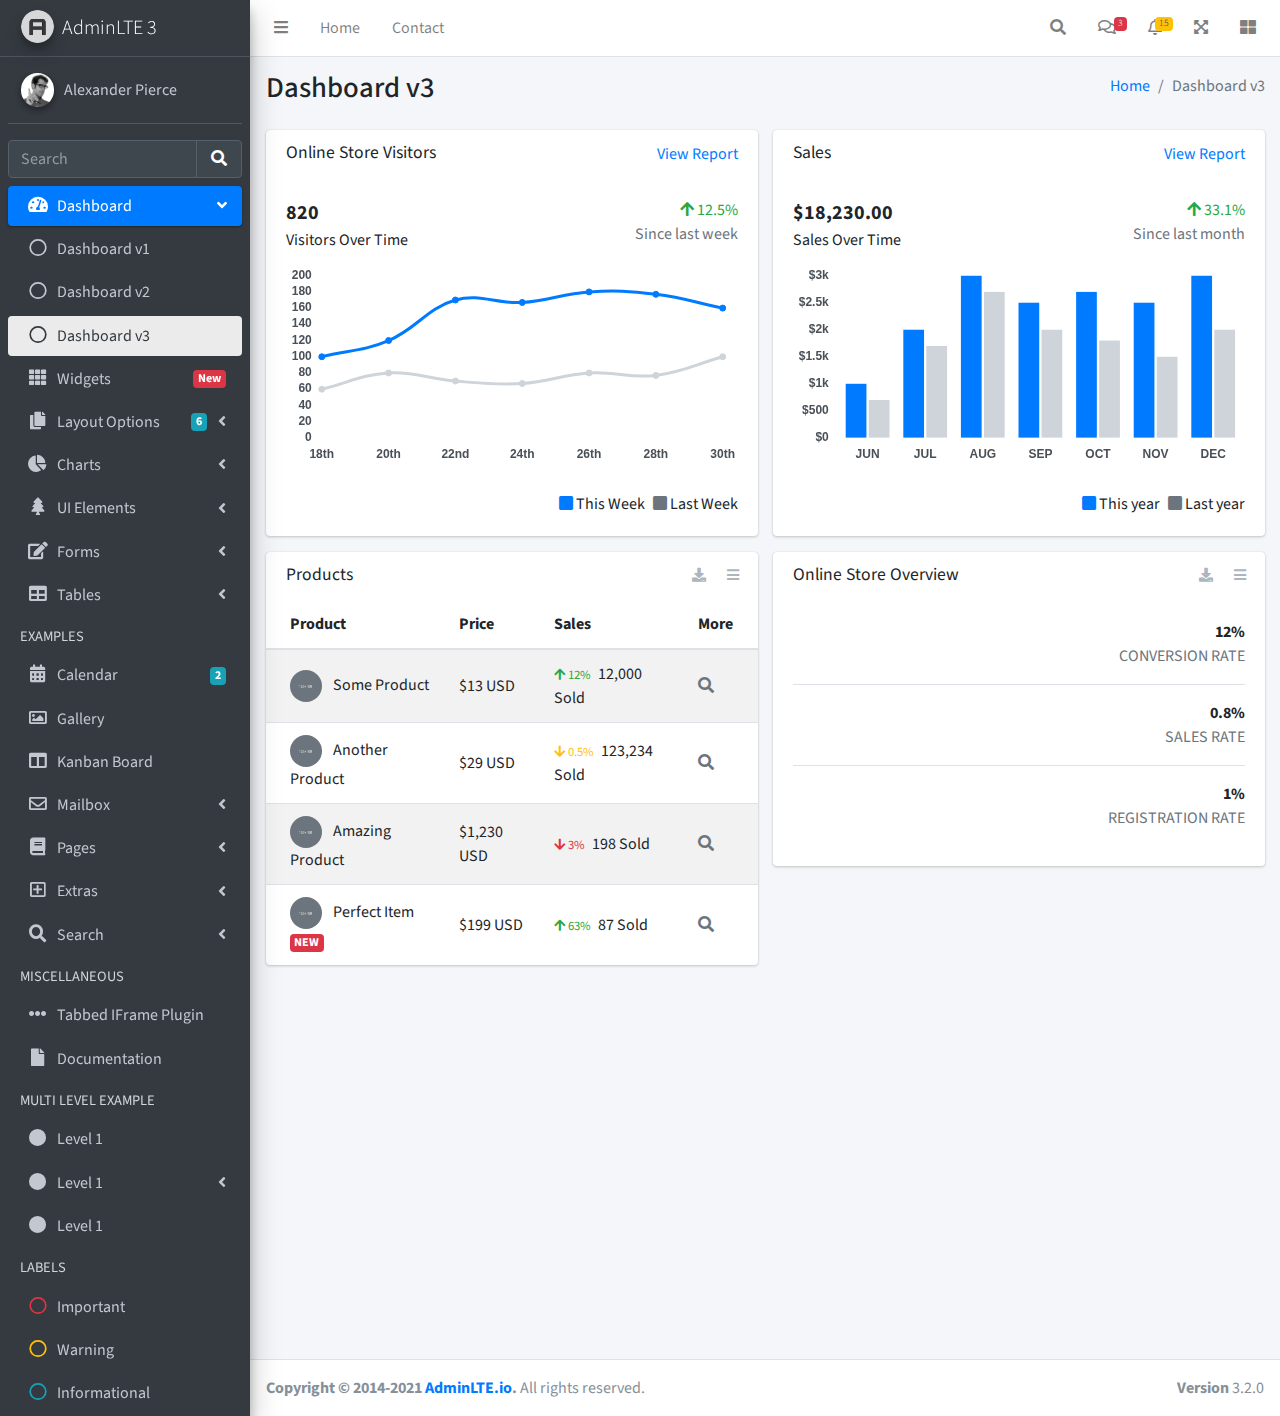
<file: pdo1/assets/index3.html>
<!DOCTYPE html>
<html lang="en">
<head>
  <meta charset="utf-8">
  <meta name="viewport" content="width=device-width, initial-scale=1">
  <title>AdminLTE 3 | Dashboard 3</title>

  <!-- Google Font: Source Sans Pro -->
  <link rel="stylesheet" href="https://fonts.googleapis.com/css?family=Source+Sans+Pro:300,400,400i,700&display=fallback">
  <!-- Font Awesome Icons -->
  <link rel="stylesheet" href="plugins/fontawesome-free/css/all.min.css">
  <!-- IonIcons -->
  <link rel="stylesheet" href="https://code.ionicframework.com/ionicons/2.0.1/css/ionicons.min.css">
  <!-- Theme style -->
  <link rel="stylesheet" href="dist/css/adminlte.min.css">
</head>
<!--
`body` tag options:

  Apply one or more of the following classes to to the body tag
  to get the desired effect

  * sidebar-collapse
  * sidebar-mini
-->
<body class="hold-transition sidebar-mini">
<div class="wrapper">
  <!-- Navbar -->
  <nav class="main-header navbar navbar-expand navbar-white navbar-light">
    <!-- Left navbar links -->
    <ul class="navbar-nav">
      <li class="nav-item">
        <a class="nav-link" data-widget="pushmenu" href="#" role="button"><i class="fas fa-bars"></i></a>
      </li>
      <li class="nav-item d-none d-sm-inline-block">
        <a href="index3.html" class="nav-link">Home</a>
      </li>
      <li class="nav-item d-none d-sm-inline-block">
        <a href="#" class="nav-link">Contact</a>
      </li>
    </ul>

    <!-- Right navbar links -->
    <ul class="navbar-nav ml-auto">
      <!-- Navbar Search -->
      <li class="nav-item">
        <a class="nav-link" data-widget="navbar-search" href="#" role="button">
          <i class="fas fa-search"></i>
        </a>
        <div class="navbar-search-block">
          <form class="form-inline">
            <div class="input-group input-group-sm">
              <input class="form-control form-control-navbar" type="search" placeholder="Search" aria-label="Search">
              <div class="input-group-append">
                <button class="btn btn-navbar" type="submit">
                  <i class="fas fa-search"></i>
                </button>
                <button class="btn btn-navbar" type="button" data-widget="navbar-search">
                  <i class="fas fa-times"></i>
                </button>
              </div>
            </div>
          </form>
        </div>
      </li>

      <!-- Messages Dropdown Menu -->
      <li class="nav-item dropdown">
        <a class="nav-link" data-toggle="dropdown" href="#">
          <i class="far fa-comments"></i>
          <span class="badge badge-danger navbar-badge">3</span>
        </a>
        <div class="dropdown-menu dropdown-menu-lg dropdown-menu-right">
          <a href="#" class="dropdown-item">
            <!-- Message Start -->
            <div class="media">
              <img src="dist/img/user1-128x128.jpg" alt="User Avatar" class="img-size-50 mr-3 img-circle">
              <div class="media-body">
                <h3 class="dropdown-item-title">
                  Brad Diesel
                  <span class="float-right text-sm text-danger"><i class="fas fa-star"></i></span>
                </h3>
                <p class="text-sm">Call me whenever you can...</p>
                <p class="text-sm text-muted"><i class="far fa-clock mr-1"></i> 4 Hours Ago</p>
              </div>
            </div>
            <!-- Message End -->
          </a>
          <div class="dropdown-divider"></div>
          <a href="#" class="dropdown-item">
            <!-- Message Start -->
            <div class="media">
              <img src="dist/img/user8-128x128.jpg" alt="User Avatar" class="img-size-50 img-circle mr-3">
              <div class="media-body">
                <h3 class="dropdown-item-title">
                  John Pierce
                  <span class="float-right text-sm text-muted"><i class="fas fa-star"></i></span>
                </h3>
                <p class="text-sm">I got your message bro</p>
                <p class="text-sm text-muted"><i class="far fa-clock mr-1"></i> 4 Hours Ago</p>
              </div>
            </div>
            <!-- Message End -->
          </a>
          <div class="dropdown-divider"></div>
          <a href="#" class="dropdown-item">
            <!-- Message Start -->
            <div class="media">
              <img src="dist/img/user3-128x128.jpg" alt="User Avatar" class="img-size-50 img-circle mr-3">
              <div class="media-body">
                <h3 class="dropdown-item-title">
                  Nora Silvester
                  <span class="float-right text-sm text-warning"><i class="fas fa-star"></i></span>
                </h3>
                <p class="text-sm">The subject goes here</p>
                <p class="text-sm text-muted"><i class="far fa-clock mr-1"></i> 4 Hours Ago</p>
              </div>
            </div>
            <!-- Message End -->
          </a>
          <div class="dropdown-divider"></div>
          <a href="#" class="dropdown-item dropdown-footer">See All Messages</a>
        </div>
      </li>
      <!-- Notifications Dropdown Menu -->
      <li class="nav-item dropdown">
        <a class="nav-link" data-toggle="dropdown" href="#">
          <i class="far fa-bell"></i>
          <span class="badge badge-warning navbar-badge">15</span>
        </a>
        <div class="dropdown-menu dropdown-menu-lg dropdown-menu-right">
          <span class="dropdown-item dropdown-header">15 Notifications</span>
          <div class="dropdown-divider"></div>
          <a href="#" class="dropdown-item">
            <i class="fas fa-envelope mr-2"></i> 4 new messages
            <span class="float-right text-muted text-sm">3 mins</span>
          </a>
          <div class="dropdown-divider"></div>
          <a href="#" class="dropdown-item">
            <i class="fas fa-users mr-2"></i> 8 friend requests
            <span class="float-right text-muted text-sm">12 hours</span>
          </a>
          <div class="dropdown-divider"></div>
          <a href="#" class="dropdown-item">
            <i class="fas fa-file mr-2"></i> 3 new reports
            <span class="float-right text-muted text-sm">2 days</span>
          </a>
          <div class="dropdown-divider"></div>
          <a href="#" class="dropdown-item dropdown-footer">See All Notifications</a>
        </div>
      </li>
      <li class="nav-item">
        <a class="nav-link" data-widget="fullscreen" href="#" role="button">
          <i class="fas fa-expand-arrows-alt"></i>
        </a>
      </li>
      <li class="nav-item">
        <a class="nav-link" data-widget="control-sidebar" data-slide="true" href="#" role="button">
          <i class="fas fa-th-large"></i>
        </a>
      </li>
    </ul>
  </nav>
  <!-- /.navbar -->

  <!-- Main Sidebar Container -->
  <aside class="main-sidebar sidebar-dark-primary elevation-4">
    <!-- Brand Logo -->
    <a href="index3.html" class="brand-link">
      <img src="dist/img/AdminLTELogo.png" alt="AdminLTE Logo" class="brand-image img-circle elevation-3" style="opacity: .8">
      <span class="brand-text font-weight-light">AdminLTE 3</span>
    </a>

    <!-- Sidebar -->
    <div class="sidebar">
      <!-- Sidebar user panel (optional) -->
      <div class="user-panel mt-3 pb-3 mb-3 d-flex">
        <div class="image">
          <img src="dist/img/user2-160x160.jpg" class="img-circle elevation-2" alt="User Image">
        </div>
        <div class="info">
          <a href="#" class="d-block">Alexander Pierce</a>
        </div>
      </div>

      <!-- SidebarSearch Form -->
      <div class="form-inline">
        <div class="input-group" data-widget="sidebar-search">
          <input class="form-control form-control-sidebar" type="search" placeholder="Search" aria-label="Search">
          <div class="input-group-append">
            <button class="btn btn-sidebar">
              <i class="fas fa-search fa-fw"></i>
            </button>
          </div>
        </div>
      </div>

      <!-- Sidebar Menu -->
      <nav class="mt-2">
        <ul class="nav nav-pills nav-sidebar flex-column" data-widget="treeview" role="menu" data-accordion="false">
          <!-- Add icons to the links using the .nav-icon class
               with font-awesome or any other icon font library -->
          <li class="nav-item menu-open">
            <a href="#" class="nav-link active">
              <i class="nav-icon fas fa-tachometer-alt"></i>
              <p>
                Dashboard
                <i class="right fas fa-angle-left"></i>
              </p>
            </a>
            <ul class="nav nav-treeview">
              <li class="nav-item">
                <a href="./index.html" class="nav-link">
                  <i class="far fa-circle nav-icon"></i>
                  <p>Dashboard v1</p>
                </a>
              </li>
              <li class="nav-item">
                <a href="./index2.html" class="nav-link">
                  <i class="far fa-circle nav-icon"></i>
                  <p>Dashboard v2</p>
                </a>
              </li>
              <li class="nav-item">
                <a href="./index3.html" class="nav-link active">
                  <i class="far fa-circle nav-icon"></i>
                  <p>Dashboard v3</p>
                </a>
              </li>
            </ul>
          </li>
          <li class="nav-item">
            <a href="pages/widgets.html" class="nav-link">
              <i class="nav-icon fas fa-th"></i>
              <p>
                Widgets
                <span class="right badge badge-danger">New</span>
              </p>
            </a>
          </li>
          <li class="nav-item">
            <a href="#" class="nav-link">
              <i class="nav-icon fas fa-copy"></i>
              <p>
                Layout Options
                <i class="fas fa-angle-left right"></i>
                <span class="badge badge-info right">6</span>
              </p>
            </a>
            <ul class="nav nav-treeview">
              <li class="nav-item">
                <a href="pages/layout/top-nav.html" class="nav-link">
                  <i class="far fa-circle nav-icon"></i>
                  <p>Top Navigation</p>
                </a>
              </li>
              <li class="nav-item">
                <a href="pages/layout/top-nav-sidebar.html" class="nav-link">
                  <i class="far fa-circle nav-icon"></i>
                  <p>Top Navigation + Sidebar</p>
                </a>
              </li>
              <li class="nav-item">
                <a href="pages/layout/boxed.html" class="nav-link">
                  <i class="far fa-circle nav-icon"></i>
                  <p>Boxed</p>
                </a>
              </li>
              <li class="nav-item">
                <a href="pages/layout/fixed-sidebar.html" class="nav-link">
                  <i class="far fa-circle nav-icon"></i>
                  <p>Fixed Sidebar</p>
                </a>
              </li>
              <li class="nav-item">
                <a href="pages/layout/fixed-sidebar-custom.html" class="nav-link">
                  <i class="far fa-circle nav-icon"></i>
                  <p>Fixed Sidebar <small>+ Custom Area</small></p>
                </a>
              </li>
              <li class="nav-item">
                <a href="pages/layout/fixed-topnav.html" class="nav-link">
                  <i class="far fa-circle nav-icon"></i>
                  <p>Fixed Navbar</p>
                </a>
              </li>
              <li class="nav-item">
                <a href="pages/layout/fixed-footer.html" class="nav-link">
                  <i class="far fa-circle nav-icon"></i>
                  <p>Fixed Footer</p>
                </a>
              </li>
              <li class="nav-item">
                <a href="pages/layout/collapsed-sidebar.html" class="nav-link">
                  <i class="far fa-circle nav-icon"></i>
                  <p>Collapsed Sidebar</p>
                </a>
              </li>
            </ul>
          </li>
          <li class="nav-item">
            <a href="#" class="nav-link">
              <i class="nav-icon fas fa-chart-pie"></i>
              <p>
                Charts
                <i class="right fas fa-angle-left"></i>
              </p>
            </a>
            <ul class="nav nav-treeview">
              <li class="nav-item">
                <a href="pages/charts/chartjs.html" class="nav-link">
                  <i class="far fa-circle nav-icon"></i>
                  <p>ChartJS</p>
                </a>
              </li>
              <li class="nav-item">
                <a href="pages/charts/flot.html" class="nav-link">
                  <i class="far fa-circle nav-icon"></i>
                  <p>Flot</p>
                </a>
              </li>
              <li class="nav-item">
                <a href="pages/charts/inline.html" class="nav-link">
                  <i class="far fa-circle nav-icon"></i>
                  <p>Inline</p>
                </a>
              </li>
              <li class="nav-item">
                <a href="pages/charts/uplot.html" class="nav-link">
                  <i class="far fa-circle nav-icon"></i>
                  <p>uPlot</p>
                </a>
              </li>
            </ul>
          </li>
          <li class="nav-item">
            <a href="#" class="nav-link">
              <i class="nav-icon fas fa-tree"></i>
              <p>
                UI Elements
                <i class="fas fa-angle-left right"></i>
              </p>
            </a>
            <ul class="nav nav-treeview">
              <li class="nav-item">
                <a href="pages/UI/general.html" class="nav-link">
                  <i class="far fa-circle nav-icon"></i>
                  <p>General</p>
                </a>
              </li>
              <li class="nav-item">
                <a href="pages/UI/icons.html" class="nav-link">
                  <i class="far fa-circle nav-icon"></i>
                  <p>Icons</p>
                </a>
              </li>
              <li class="nav-item">
                <a href="pages/UI/buttons.html" class="nav-link">
                  <i class="far fa-circle nav-icon"></i>
                  <p>Buttons</p>
                </a>
              </li>
              <li class="nav-item">
                <a href="pages/UI/sliders.html" class="nav-link">
                  <i class="far fa-circle nav-icon"></i>
                  <p>Sliders</p>
                </a>
              </li>
              <li class="nav-item">
                <a href="pages/UI/modals.html" class="nav-link">
                  <i class="far fa-circle nav-icon"></i>
                  <p>Modals & Alerts</p>
                </a>
              </li>
              <li class="nav-item">
                <a href="pages/UI/navbar.html" class="nav-link">
                  <i class="far fa-circle nav-icon"></i>
                  <p>Navbar & Tabs</p>
                </a>
              </li>
              <li class="nav-item">
                <a href="pages/UI/timeline.html" class="nav-link">
                  <i class="far fa-circle nav-icon"></i>
                  <p>Timeline</p>
                </a>
              </li>
              <li class="nav-item">
                <a href="pages/UI/ribbons.html" class="nav-link">
                  <i class="far fa-circle nav-icon"></i>
                  <p>Ribbons</p>
                </a>
              </li>
            </ul>
          </li>
          <li class="nav-item">
            <a href="#" class="nav-link">
              <i class="nav-icon fas fa-edit"></i>
              <p>
                Forms
                <i class="fas fa-angle-left right"></i>
              </p>
            </a>
            <ul class="nav nav-treeview">
              <li class="nav-item">
                <a href="pages/forms/general.html" class="nav-link">
                  <i class="far fa-circle nav-icon"></i>
                  <p>General Elements</p>
                </a>
              </li>
              <li class="nav-item">
                <a href="pages/forms/advanced.html" class="nav-link">
                  <i class="far fa-circle nav-icon"></i>
                  <p>Advanced Elements</p>
                </a>
              </li>
              <li class="nav-item">
                <a href="pages/forms/editors.html" class="nav-link">
                  <i class="far fa-circle nav-icon"></i>
                  <p>Editors</p>
                </a>
              </li>
              <li class="nav-item">
                <a href="pages/forms/validation.html" class="nav-link">
                  <i class="far fa-circle nav-icon"></i>
                  <p>Validation</p>
                </a>
              </li>
            </ul>
          </li>
          <li class="nav-item">
            <a href="#" class="nav-link">
              <i class="nav-icon fas fa-table"></i>
              <p>
                Tables
                <i class="fas fa-angle-left right"></i>
              </p>
            </a>
            <ul class="nav nav-treeview">
              <li class="nav-item">
                <a href="pages/tables/simple.html" class="nav-link">
                  <i class="far fa-circle nav-icon"></i>
                  <p>Simple Tables</p>
                </a>
              </li>
              <li class="nav-item">
                <a href="pages/tables/data.html" class="nav-link">
                  <i class="far fa-circle nav-icon"></i>
                  <p>DataTables</p>
                </a>
              </li>
              <li class="nav-item">
                <a href="pages/tables/jsgrid.html" class="nav-link">
                  <i class="far fa-circle nav-icon"></i>
                  <p>jsGrid</p>
                </a>
              </li>
            </ul>
          </li>
          <li class="nav-header">EXAMPLES</li>
          <li class="nav-item">
            <a href="pages/calendar.html" class="nav-link">
              <i class="nav-icon fas fa-calendar-alt"></i>
              <p>
                Calendar
                <span class="badge badge-info right">2</span>
              </p>
            </a>
          </li>
          <li class="nav-item">
            <a href="pages/gallery.html" class="nav-link">
              <i class="nav-icon far fa-image"></i>
              <p>
                Gallery
              </p>
            </a>
          </li>
          <li class="nav-item">
            <a href="pages/kanban.html" class="nav-link">
              <i class="nav-icon fas fa-columns"></i>
              <p>
                Kanban Board
              </p>
            </a>
          </li>
          <li class="nav-item">
            <a href="#" class="nav-link">
              <i class="nav-icon far fa-envelope"></i>
              <p>
                Mailbox
                <i class="fas fa-angle-left right"></i>
              </p>
            </a>
            <ul class="nav nav-treeview">
              <li class="nav-item">
                <a href="pages/mailbox/mailbox.html" class="nav-link">
                  <i class="far fa-circle nav-icon"></i>
                  <p>Inbox</p>
                </a>
              </li>
              <li class="nav-item">
                <a href="pages/mailbox/compose.html" class="nav-link">
                  <i class="far fa-circle nav-icon"></i>
                  <p>Compose</p>
                </a>
              </li>
              <li class="nav-item">
                <a href="pages/mailbox/read-mail.html" class="nav-link">
                  <i class="far fa-circle nav-icon"></i>
                  <p>Read</p>
                </a>
              </li>
            </ul>
          </li>
          <li class="nav-item">
            <a href="#" class="nav-link">
              <i class="nav-icon fas fa-book"></i>
              <p>
                Pages
                <i class="fas fa-angle-left right"></i>
              </p>
            </a>
            <ul class="nav nav-treeview">
              <li class="nav-item">
                <a href="pages/examples/invoice.html" class="nav-link">
                  <i class="far fa-circle nav-icon"></i>
                  <p>Invoice</p>
                </a>
              </li>
              <li class="nav-item">
                <a href="pages/examples/profile.html" class="nav-link">
                  <i class="far fa-circle nav-icon"></i>
                  <p>Profile</p>
                </a>
              </li>
              <li class="nav-item">
                <a href="pages/examples/e-commerce.html" class="nav-link">
                  <i class="far fa-circle nav-icon"></i>
                  <p>E-commerce</p>
                </a>
              </li>
              <li class="nav-item">
                <a href="pages/examples/projects.html" class="nav-link">
                  <i class="far fa-circle nav-icon"></i>
                  <p>Projects</p>
                </a>
              </li>
              <li class="nav-item">
                <a href="pages/examples/project-add.html" class="nav-link">
                  <i class="far fa-circle nav-icon"></i>
                  <p>Project Add</p>
                </a>
              </li>
              <li class="nav-item">
                <a href="pages/examples/project-edit.html" class="nav-link">
                  <i class="far fa-circle nav-icon"></i>
                  <p>Project Edit</p>
                </a>
              </li>
              <li class="nav-item">
                <a href="pages/examples/project-detail.html" class="nav-link">
                  <i class="far fa-circle nav-icon"></i>
                  <p>Project Detail</p>
                </a>
              </li>
              <li class="nav-item">
                <a href="pages/examples/contacts.html" class="nav-link">
                  <i class="far fa-circle nav-icon"></i>
                  <p>Contacts</p>
                </a>
              </li>
              <li class="nav-item">
                <a href="pages/examples/faq.html" class="nav-link">
                  <i class="far fa-circle nav-icon"></i>
                  <p>FAQ</p>
                </a>
              </li>
              <li class="nav-item">
                <a href="pages/examples/contact-us.html" class="nav-link">
                  <i class="far fa-circle nav-icon"></i>
                  <p>Contact us</p>
                </a>
              </li>
            </ul>
          </li>
          <li class="nav-item">
            <a href="#" class="nav-link">
              <i class="nav-icon far fa-plus-square"></i>
              <p>
                Extras
                <i class="fas fa-angle-left right"></i>
              </p>
            </a>
            <ul class="nav nav-treeview">
              <li class="nav-item">
                <a href="#" class="nav-link">
                  <i class="far fa-circle nav-icon"></i>
                  <p>
                    Login & Register v1
                    <i class="fas fa-angle-left right"></i>
                  </p>
                </a>
                <ul class="nav nav-treeview">
                  <li class="nav-item">
                    <a href="pages/examples/login.html" class="nav-link">
                      <i class="far fa-circle nav-icon"></i>
                      <p>Login v1</p>
                    </a>
                  </li>
                  <li class="nav-item">
                    <a href="pages/examples/register.html" class="nav-link">
                      <i class="far fa-circle nav-icon"></i>
                      <p>Register v1</p>
                    </a>
                  </li>
                  <li class="nav-item">
                    <a href="pages/examples/forgot-password.html" class="nav-link">
                      <i class="far fa-circle nav-icon"></i>
                      <p>Forgot Password v1</p>
                    </a>
                  </li>
                  <li class="nav-item">
                    <a href="pages/examples/recover-password.html" class="nav-link">
                      <i class="far fa-circle nav-icon"></i>
                      <p>Recover Password v1</p>
                    </a>
                  </li>
                </ul>
              </li>
              <li class="nav-item">
                <a href="#" class="nav-link">
                  <i class="far fa-circle nav-icon"></i>
                  <p>
                    Login & Register v2
                    <i class="fas fa-angle-left right"></i>
                  </p>
                </a>
                <ul class="nav nav-treeview">
                  <li class="nav-item">
                    <a href="pages/examples/login-v2.html" class="nav-link">
                      <i class="far fa-circle nav-icon"></i>
                      <p>Login v2</p>
                    </a>
                  </li>
                  <li class="nav-item">
                    <a href="pages/examples/register-v2.html" class="nav-link">
                      <i class="far fa-circle nav-icon"></i>
                      <p>Register v2</p>
                    </a>
                  </li>
                  <li class="nav-item">
                    <a href="pages/examples/forgot-password-v2.html" class="nav-link">
                      <i class="far fa-circle nav-icon"></i>
                      <p>Forgot Password v2</p>
                    </a>
                  </li>
                  <li class="nav-item">
                    <a href="pages/examples/recover-password-v2.html" class="nav-link">
                      <i class="far fa-circle nav-icon"></i>
                      <p>Recover Password v2</p>
                    </a>
                  </li>
                </ul>
              </li>
              <li class="nav-item">
                <a href="pages/examples/lockscreen.html" class="nav-link">
                  <i class="far fa-circle nav-icon"></i>
                  <p>Lockscreen</p>
                </a>
              </li>
              <li class="nav-item">
                <a href="pages/examples/legacy-user-menu.html" class="nav-link">
                  <i class="far fa-circle nav-icon"></i>
                  <p>Legacy User Menu</p>
                </a>
              </li>
              <li class="nav-item">
                <a href="pages/examples/language-menu.html" class="nav-link">
                  <i class="far fa-circle nav-icon"></i>
                  <p>Language Menu</p>
                </a>
              </li>
              <li class="nav-item">
                <a href="pages/examples/404.html" class="nav-link">
                  <i class="far fa-circle nav-icon"></i>
                  <p>Error 404</p>
                </a>
              </li>
              <li class="nav-item">
                <a href="pages/examples/500.html" class="nav-link">
                  <i class="far fa-circle nav-icon"></i>
                  <p>Error 500</p>
                </a>
              </li>
              <li class="nav-item">
                <a href="pages/examples/pace.html" class="nav-link">
                  <i class="far fa-circle nav-icon"></i>
                  <p>Pace</p>
                </a>
              </li>
              <li class="nav-item">
                <a href="pages/examples/blank.html" class="nav-link">
                  <i class="far fa-circle nav-icon"></i>
                  <p>Blank Page</p>
                </a>
              </li>
              <li class="nav-item">
                <a href="starter.html" class="nav-link">
                  <i class="far fa-circle nav-icon"></i>
                  <p>Starter Page</p>
                </a>
              </li>
            </ul>
          </li>
          <li class="nav-item">
            <a href="#" class="nav-link">
              <i class="nav-icon fas fa-search"></i>
              <p>
                Search
                <i class="fas fa-angle-left right"></i>
              </p>
            </a>
            <ul class="nav nav-treeview">
              <li class="nav-item">
                <a href="pages/search/simple.html" class="nav-link">
                  <i class="far fa-circle nav-icon"></i>
                  <p>Simple Search</p>
                </a>
              </li>
              <li class="nav-item">
                <a href="pages/search/enhanced.html" class="nav-link">
                  <i class="far fa-circle nav-icon"></i>
                  <p>Enhanced</p>
                </a>
              </li>
            </ul>
          </li>
          <li class="nav-header">MISCELLANEOUS</li>
          <li class="nav-item">
            <a href="iframe.html" class="nav-link">
              <i class="nav-icon fas fa-ellipsis-h"></i>
              <p>Tabbed IFrame Plugin</p>
            </a>
          </li>
          <li class="nav-item">
            <a href="https://adminlte.io/docs/3.1/" class="nav-link">
              <i class="nav-icon fas fa-file"></i>
              <p>Documentation</p>
            </a>
          </li>
          <li class="nav-header">MULTI LEVEL EXAMPLE</li>
          <li class="nav-item">
            <a href="#" class="nav-link">
              <i class="fas fa-circle nav-icon"></i>
              <p>Level 1</p>
            </a>
          </li>
          <li class="nav-item">
            <a href="#" class="nav-link">
              <i class="nav-icon fas fa-circle"></i>
              <p>
                Level 1
                <i class="right fas fa-angle-left"></i>
              </p>
            </a>
            <ul class="nav nav-treeview">
              <li class="nav-item">
                <a href="#" class="nav-link">
                  <i class="far fa-circle nav-icon"></i>
                  <p>Level 2</p>
                </a>
              </li>
              <li class="nav-item">
                <a href="#" class="nav-link">
                  <i class="far fa-circle nav-icon"></i>
                  <p>
                    Level 2
                    <i class="right fas fa-angle-left"></i>
                  </p>
                </a>
                <ul class="nav nav-treeview">
                  <li class="nav-item">
                    <a href="#" class="nav-link">
                      <i class="far fa-dot-circle nav-icon"></i>
                      <p>Level 3</p>
                    </a>
                  </li>
                  <li class="nav-item">
                    <a href="#" class="nav-link">
                      <i class="far fa-dot-circle nav-icon"></i>
                      <p>Level 3</p>
                    </a>
                  </li>
                  <li class="nav-item">
                    <a href="#" class="nav-link">
                      <i class="far fa-dot-circle nav-icon"></i>
                      <p>Level 3</p>
                    </a>
                  </li>
                </ul>
              </li>
              <li class="nav-item">
                <a href="#" class="nav-link">
                  <i class="far fa-circle nav-icon"></i>
                  <p>Level 2</p>
                </a>
              </li>
            </ul>
          </li>
          <li class="nav-item">
            <a href="#" class="nav-link">
              <i class="fas fa-circle nav-icon"></i>
              <p>Level 1</p>
            </a>
          </li>
          <li class="nav-header">LABELS</li>
          <li class="nav-item">
            <a href="#" class="nav-link">
              <i class="nav-icon far fa-circle text-danger"></i>
              <p class="text">Important</p>
            </a>
          </li>
          <li class="nav-item">
            <a href="#" class="nav-link">
              <i class="nav-icon far fa-circle text-warning"></i>
              <p>Warning</p>
            </a>
          </li>
          <li class="nav-item">
            <a href="#" class="nav-link">
              <i class="nav-icon far fa-circle text-info"></i>
              <p>Informational</p>
            </a>
          </li>
        </ul>
      </nav>
      <!-- /.sidebar-menu -->
    </div>
    <!-- /.sidebar -->
  </aside>

  <!-- Content Wrapper. Contains page content -->
  <div class="content-wrapper">
    <!-- Content Header (Page header) -->
    <div class="content-header">
      <div class="container-fluid">
        <div class="row mb-2">
          <div class="col-sm-6">
            <h1 class="m-0">Dashboard v3</h1>
          </div><!-- /.col -->
          <div class="col-sm-6">
            <ol class="breadcrumb float-sm-right">
              <li class="breadcrumb-item"><a href="#">Home</a></li>
              <li class="breadcrumb-item active">Dashboard v3</li>
            </ol>
          </div><!-- /.col -->
        </div><!-- /.row -->
      </div><!-- /.container-fluid -->
    </div>
    <!-- /.content-header -->

    <!-- Main content -->
    <div class="content">
      <div class="container-fluid">
        <div class="row">
          <div class="col-lg-6">
            <div class="card">
              <div class="card-header border-0">
                <div class="d-flex justify-content-between">
                  <h3 class="card-title">Online Store Visitors</h3>
                  <a href="javascript:void(0);">View Report</a>
                </div>
              </div>
              <div class="card-body">
                <div class="d-flex">
                  <p class="d-flex flex-column">
                    <span class="text-bold text-lg">820</span>
                    <span>Visitors Over Time</span>
                  </p>
                  <p class="ml-auto d-flex flex-column text-right">
                    <span class="text-success">
                      <i class="fas fa-arrow-up"></i> 12.5%
                    </span>
                    <span class="text-muted">Since last week</span>
                  </p>
                </div>
                <!-- /.d-flex -->

                <div class="position-relative mb-4">
                  <canvas id="visitors-chart" height="200"></canvas>
                </div>

                <div class="d-flex flex-row justify-content-end">
                  <span class="mr-2">
                    <i class="fas fa-square text-primary"></i> This Week
                  </span>

                  <span>
                    <i class="fas fa-square text-gray"></i> Last Week
                  </span>
                </div>
              </div>
            </div>
            <!-- /.card -->

            <div class="card">
              <div class="card-header border-0">
                <h3 class="card-title">Products</h3>
                <div class="card-tools">
                  <a href="#" class="btn btn-tool btn-sm">
                    <i class="fas fa-download"></i>
                  </a>
                  <a href="#" class="btn btn-tool btn-sm">
                    <i class="fas fa-bars"></i>
                  </a>
                </div>
              </div>
              <div class="card-body table-responsive p-0">
                <table class="table table-striped table-valign-middle">
                  <thead>
                  <tr>
                    <th>Product</th>
                    <th>Price</th>
                    <th>Sales</th>
                    <th>More</th>
                  </tr>
                  </thead>
                  <tbody>
                  <tr>
                    <td>
                      <img src="dist/img/default-150x150.png" alt="Product 1" class="img-circle img-size-32 mr-2">
                      Some Product
                    </td>
                    <td>$13 USD</td>
                    <td>
                      <small class="text-success mr-1">
                        <i class="fas fa-arrow-up"></i>
                        12%
                      </small>
                      12,000 Sold
                    </td>
                    <td>
                      <a href="#" class="text-muted">
                        <i class="fas fa-search"></i>
                      </a>
                    </td>
                  </tr>
                  <tr>
                    <td>
                      <img src="dist/img/default-150x150.png" alt="Product 1" class="img-circle img-size-32 mr-2">
                      Another Product
                    </td>
                    <td>$29 USD</td>
                    <td>
                      <small class="text-warning mr-1">
                        <i class="fas fa-arrow-down"></i>
                        0.5%
                      </small>
                      123,234 Sold
                    </td>
                    <td>
                      <a href="#" class="text-muted">
                        <i class="fas fa-search"></i>
                      </a>
                    </td>
                  </tr>
                  <tr>
                    <td>
                      <img src="dist/img/default-150x150.png" alt="Product 1" class="img-circle img-size-32 mr-2">
                      Amazing Product
                    </td>
                    <td>$1,230 USD</td>
                    <td>
                      <small class="text-danger mr-1">
                        <i class="fas fa-arrow-down"></i>
                        3%
                      </small>
                      198 Sold
                    </td>
                    <td>
                      <a href="#" class="text-muted">
                        <i class="fas fa-search"></i>
                      </a>
                    </td>
                  </tr>
                  <tr>
                    <td>
                      <img src="dist/img/default-150x150.png" alt="Product 1" class="img-circle img-size-32 mr-2">
                      Perfect Item
                      <span class="badge bg-danger">NEW</span>
                    </td>
                    <td>$199 USD</td>
                    <td>
                      <small class="text-success mr-1">
                        <i class="fas fa-arrow-up"></i>
                        63%
                      </small>
                      87 Sold
                    </td>
                    <td>
                      <a href="#" class="text-muted">
                        <i class="fas fa-search"></i>
                      </a>
                    </td>
                  </tr>
                  </tbody>
                </table>
              </div>
            </div>
            <!-- /.card -->
          </div>
          <!-- /.col-md-6 -->
          <div class="col-lg-6">
            <div class="card">
              <div class="card-header border-0">
                <div class="d-flex justify-content-between">
                  <h3 class="card-title">Sales</h3>
                  <a href="javascript:void(0);">View Report</a>
                </div>
              </div>
              <div class="card-body">
                <div class="d-flex">
                  <p class="d-flex flex-column">
                    <span class="text-bold text-lg">$18,230.00</span>
                    <span>Sales Over Time</span>
                  </p>
                  <p class="ml-auto d-flex flex-column text-right">
                    <span class="text-success">
                      <i class="fas fa-arrow-up"></i> 33.1%
                    </span>
                    <span class="text-muted">Since last month</span>
                  </p>
                </div>
                <!-- /.d-flex -->

                <div class="position-relative mb-4">
                  <canvas id="sales-chart" height="200"></canvas>
                </div>

                <div class="d-flex flex-row justify-content-end">
                  <span class="mr-2">
                    <i class="fas fa-square text-primary"></i> This year
                  </span>

                  <span>
                    <i class="fas fa-square text-gray"></i> Last year
                  </span>
                </div>
              </div>
            </div>
            <!-- /.card -->

            <div class="card">
              <div class="card-header border-0">
                <h3 class="card-title">Online Store Overview</h3>
                <div class="card-tools">
                  <a href="#" class="btn btn-sm btn-tool">
                    <i class="fas fa-download"></i>
                  </a>
                  <a href="#" class="btn btn-sm btn-tool">
                    <i class="fas fa-bars"></i>
                  </a>
                </div>
              </div>
              <div class="card-body">
                <div class="d-flex justify-content-between align-items-center border-bottom mb-3">
                  <p class="text-success text-xl">
                    <i class="ion ion-ios-refresh-empty"></i>
                  </p>
                  <p class="d-flex flex-column text-right">
                    <span class="font-weight-bold">
                      <i class="ion ion-android-arrow-up text-success"></i> 12%
                    </span>
                    <span class="text-muted">CONVERSION RATE</span>
                  </p>
                </div>
                <!-- /.d-flex -->
                <div class="d-flex justify-content-between align-items-center border-bottom mb-3">
                  <p class="text-warning text-xl">
                    <i class="ion ion-ios-cart-outline"></i>
                  </p>
                  <p class="d-flex flex-column text-right">
                    <span class="font-weight-bold">
                      <i class="ion ion-android-arrow-up text-warning"></i> 0.8%
                    </span>
                    <span class="text-muted">SALES RATE</span>
                  </p>
                </div>
                <!-- /.d-flex -->
                <div class="d-flex justify-content-between align-items-center mb-0">
                  <p class="text-danger text-xl">
                    <i class="ion ion-ios-people-outline"></i>
                  </p>
                  <p class="d-flex flex-column text-right">
                    <span class="font-weight-bold">
                      <i class="ion ion-android-arrow-down text-danger"></i> 1%
                    </span>
                    <span class="text-muted">REGISTRATION RATE</span>
                  </p>
                </div>
                <!-- /.d-flex -->
              </div>
            </div>
          </div>
          <!-- /.col-md-6 -->
        </div>
        <!-- /.row -->
      </div>
      <!-- /.container-fluid -->
    </div>
    <!-- /.content -->
  </div>
  <!-- /.content-wrapper -->

  <!-- Control Sidebar -->
  <aside class="control-sidebar control-sidebar-dark">
    <!-- Control sidebar content goes here -->
  </aside>
  <!-- /.control-sidebar -->

  <!-- Main Footer -->
  <footer class="main-footer">
    <strong>Copyright &copy; 2014-2021 <a href="https://adminlte.io">AdminLTE.io</a>.</strong>
    All rights reserved.
    <div class="float-right d-none d-sm-inline-block">
      <b>Version</b> 3.2.0
    </div>
  </footer>
</div>
<!-- ./wrapper -->

<!-- REQUIRED SCRIPTS -->

<!-- jQuery -->
<script src="plugins/jquery/jquery.min.js"></script>
<!-- Bootstrap -->
<script src="plugins/bootstrap/js/bootstrap.bundle.min.js"></script>
<!-- AdminLTE -->
<script src="dist/js/adminlte.js"></script>

<!-- OPTIONAL SCRIPTS -->
<script src="plugins/chart.js/Chart.min.js"></script>
<!-- AdminLTE for demo purposes -->
<script src="dist/js/demo.js"></script>
<!-- AdminLTE dashboard demo (This is only for demo purposes) -->
<script src="dist/js/pages/dashboard3.js"></script>
</body>
</html>
</file>
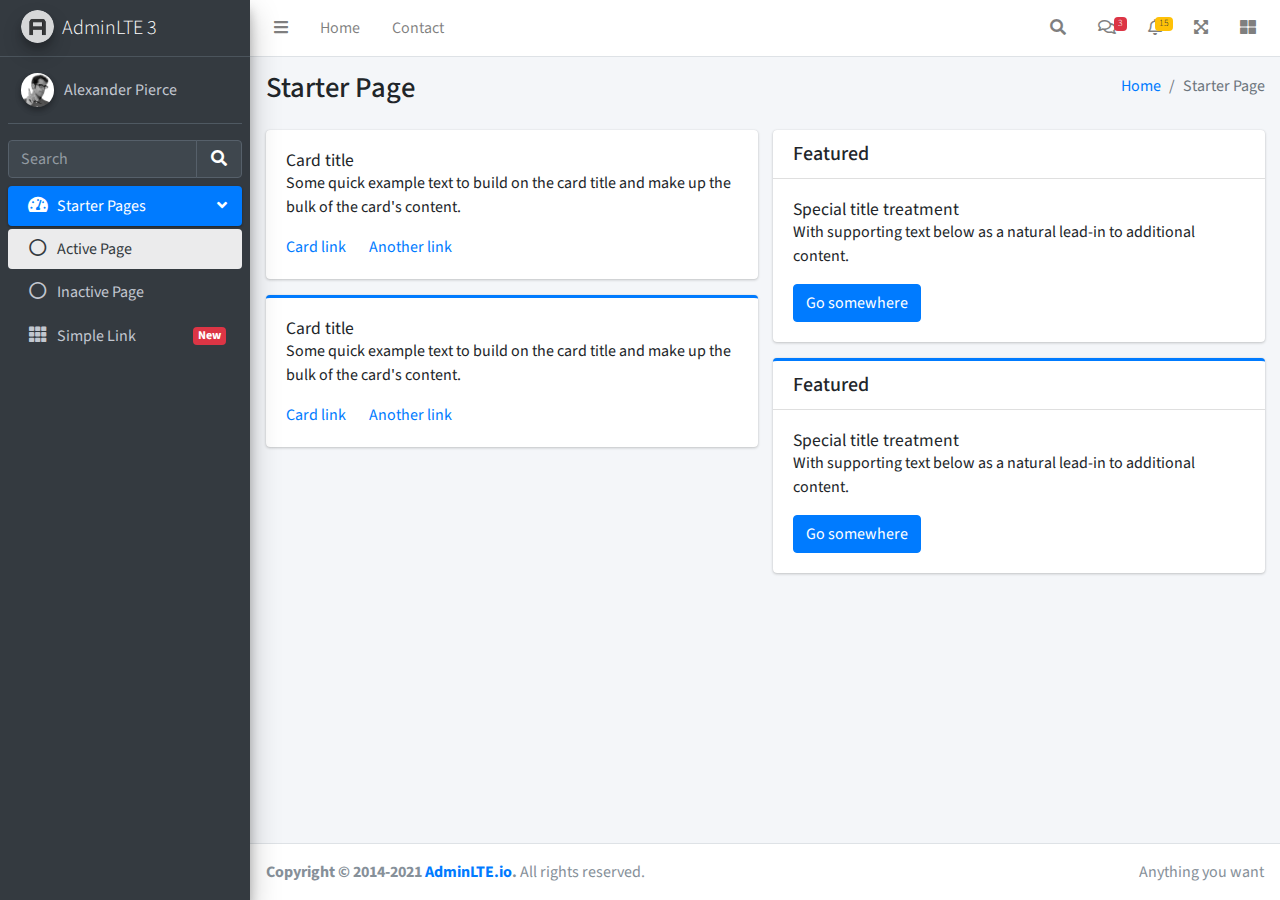
<file: pdo1/assets/starter.html>
<!DOCTYPE html>
<!--
This is a starter template page. Use this page to start your new project from
scratch. This page gets rid of all links and provides the needed markup only.
-->
<html lang="en">
<head>
  <meta charset="utf-8">
  <meta name="viewport" content="width=device-width, initial-scale=1">
  <title>AdminLTE 3 | Starter</title>

  <!-- Google Font: Source Sans Pro -->
  <link rel="stylesheet" href="https://fonts.googleapis.com/css?family=Source+Sans+Pro:300,400,400i,700&display=fallback">
  <!-- Font Awesome Icons -->
  <link rel="stylesheet" href="plugins/fontawesome-free/css/all.min.css">
  <!-- Theme style -->
  <link rel="stylesheet" href="dist/css/adminlte.min.css">
</head>
<body class="hold-transition sidebar-mini">
<div class="wrapper">

  <!-- Navbar -->
  <nav class="main-header navbar navbar-expand navbar-white navbar-light">
    <!-- Left navbar links -->
    <ul class="navbar-nav">
      <li class="nav-item">
        <a class="nav-link" data-widget="pushmenu" href="#" role="button"><i class="fas fa-bars"></i></a>
      </li>
      <li class="nav-item d-none d-sm-inline-block">
        <a href="index3.html" class="nav-link">Home</a>
      </li>
      <li class="nav-item d-none d-sm-inline-block">
        <a href="#" class="nav-link">Contact</a>
      </li>
    </ul>

    <!-- Right navbar links -->
    <ul class="navbar-nav ml-auto">
      <!-- Navbar Search -->
      <li class="nav-item">
        <a class="nav-link" data-widget="navbar-search" href="#" role="button">
          <i class="fas fa-search"></i>
        </a>
        <div class="navbar-search-block">
          <form class="form-inline">
            <div class="input-group input-group-sm">
              <input class="form-control form-control-navbar" type="search" placeholder="Search" aria-label="Search">
              <div class="input-group-append">
                <button class="btn btn-navbar" type="submit">
                  <i class="fas fa-search"></i>
                </button>
                <button class="btn btn-navbar" type="button" data-widget="navbar-search">
                  <i class="fas fa-times"></i>
                </button>
              </div>
            </div>
          </form>
        </div>
      </li>

      <!-- Messages Dropdown Menu -->
      <li class="nav-item dropdown">
        <a class="nav-link" data-toggle="dropdown" href="#">
          <i class="far fa-comments"></i>
          <span class="badge badge-danger navbar-badge">3</span>
        </a>
        <div class="dropdown-menu dropdown-menu-lg dropdown-menu-right">
          <a href="#" class="dropdown-item">
            <!-- Message Start -->
            <div class="media">
              <img src="dist/img/user1-128x128.jpg" alt="User Avatar" class="img-size-50 mr-3 img-circle">
              <div class="media-body">
                <h3 class="dropdown-item-title">
                  Brad Diesel
                  <span class="float-right text-sm text-danger"><i class="fas fa-star"></i></span>
                </h3>
                <p class="text-sm">Call me whenever you can...</p>
                <p class="text-sm text-muted"><i class="far fa-clock mr-1"></i> 4 Hours Ago</p>
              </div>
            </div>
            <!-- Message End -->
          </a>
          <div class="dropdown-divider"></div>
          <a href="#" class="dropdown-item">
            <!-- Message Start -->
            <div class="media">
              <img src="dist/img/user8-128x128.jpg" alt="User Avatar" class="img-size-50 img-circle mr-3">
              <div class="media-body">
                <h3 class="dropdown-item-title">
                  John Pierce
                  <span class="float-right text-sm text-muted"><i class="fas fa-star"></i></span>
                </h3>
                <p class="text-sm">I got your message bro</p>
                <p class="text-sm text-muted"><i class="far fa-clock mr-1"></i> 4 Hours Ago</p>
              </div>
            </div>
            <!-- Message End -->
          </a>
          <div class="dropdown-divider"></div>
          <a href="#" class="dropdown-item">
            <!-- Message Start -->
            <div class="media">
              <img src="dist/img/user3-128x128.jpg" alt="User Avatar" class="img-size-50 img-circle mr-3">
              <div class="media-body">
                <h3 class="dropdown-item-title">
                  Nora Silvester
                  <span class="float-right text-sm text-warning"><i class="fas fa-star"></i></span>
                </h3>
                <p class="text-sm">The subject goes here</p>
                <p class="text-sm text-muted"><i class="far fa-clock mr-1"></i> 4 Hours Ago</p>
              </div>
            </div>
            <!-- Message End -->
          </a>
          <div class="dropdown-divider"></div>
          <a href="#" class="dropdown-item dropdown-footer">See All Messages</a>
        </div>
      </li>
      <!-- Notifications Dropdown Menu -->
      <li class="nav-item dropdown">
        <a class="nav-link" data-toggle="dropdown" href="#">
          <i class="far fa-bell"></i>
          <span class="badge badge-warning navbar-badge">15</span>
        </a>
        <div class="dropdown-menu dropdown-menu-lg dropdown-menu-right">
          <span class="dropdown-header">15 Notifications</span>
          <div class="dropdown-divider"></div>
          <a href="#" class="dropdown-item">
            <i class="fas fa-envelope mr-2"></i> 4 new messages
            <span class="float-right text-muted text-sm">3 mins</span>
          </a>
          <div class="dropdown-divider"></div>
          <a href="#" class="dropdown-item">
            <i class="fas fa-users mr-2"></i> 8 friend requests
            <span class="float-right text-muted text-sm">12 hours</span>
          </a>
          <div class="dropdown-divider"></div>
          <a href="#" class="dropdown-item">
            <i class="fas fa-file mr-2"></i> 3 new reports
            <span class="float-right text-muted text-sm">2 days</span>
          </a>
          <div class="dropdown-divider"></div>
          <a href="#" class="dropdown-item dropdown-footer">See All Notifications</a>
        </div>
      </li>
      <li class="nav-item">
        <a class="nav-link" data-widget="fullscreen" href="#" role="button">
          <i class="fas fa-expand-arrows-alt"></i>
        </a>
      </li>
      <li class="nav-item">
        <a class="nav-link" data-widget="control-sidebar" data-slide="true" href="#" role="button">
          <i class="fas fa-th-large"></i>
        </a>
      </li>
    </ul>
  </nav>
  <!-- /.navbar -->

  <!-- Main Sidebar Container -->
  <aside class="main-sidebar sidebar-dark-primary elevation-4">
    <!-- Brand Logo -->
    <a href="index3.html" class="brand-link">
      <img src="dist/img/AdminLTELogo.png" alt="AdminLTE Logo" class="brand-image img-circle elevation-3" style="opacity: .8">
      <span class="brand-text font-weight-light">AdminLTE 3</span>
    </a>

    <!-- Sidebar -->
    <div class="sidebar">
      <!-- Sidebar user panel (optional) -->
      <div class="user-panel mt-3 pb-3 mb-3 d-flex">
        <div class="image">
          <img src="dist/img/user2-160x160.jpg" class="img-circle elevation-2" alt="User Image">
        </div>
        <div class="info">
          <a href="#" class="d-block">Alexander Pierce</a>
        </div>
      </div>

      <!-- SidebarSearch Form -->
      <div class="form-inline">
        <div class="input-group" data-widget="sidebar-search">
          <input class="form-control form-control-sidebar" type="search" placeholder="Search" aria-label="Search">
          <div class="input-group-append">
            <button class="btn btn-sidebar">
              <i class="fas fa-search fa-fw"></i>
            </button>
          </div>
        </div>
      </div>

      <!-- Sidebar Menu -->
      <nav class="mt-2">
        <ul class="nav nav-pills nav-sidebar flex-column" data-widget="treeview" role="menu" data-accordion="false">
          <!-- Add icons to the links using the .nav-icon class
               with font-awesome or any other icon font library -->
          <li class="nav-item menu-open">
            <a href="#" class="nav-link active">
              <i class="nav-icon fas fa-tachometer-alt"></i>
              <p>
                Starter Pages
                <i class="right fas fa-angle-left"></i>
              </p>
            </a>
            <ul class="nav nav-treeview">
              <li class="nav-item">
                <a href="#" class="nav-link active">
                  <i class="far fa-circle nav-icon"></i>
                  <p>Active Page</p>
                </a>
              </li>
              <li class="nav-item">
                <a href="#" class="nav-link">
                  <i class="far fa-circle nav-icon"></i>
                  <p>Inactive Page</p>
                </a>
              </li>
            </ul>
          </li>
          <li class="nav-item">
            <a href="#" class="nav-link">
              <i class="nav-icon fas fa-th"></i>
              <p>
                Simple Link
                <span class="right badge badge-danger">New</span>
              </p>
            </a>
          </li>
        </ul>
      </nav>
      <!-- /.sidebar-menu -->
    </div>
    <!-- /.sidebar -->
  </aside>

  <!-- Content Wrapper. Contains page content -->
  <div class="content-wrapper">
    <!-- Content Header (Page header) -->
    <div class="content-header">
      <div class="container-fluid">
        <div class="row mb-2">
          <div class="col-sm-6">
            <h1 class="m-0">Starter Page</h1>
          </div><!-- /.col -->
          <div class="col-sm-6">
            <ol class="breadcrumb float-sm-right">
              <li class="breadcrumb-item"><a href="#">Home</a></li>
              <li class="breadcrumb-item active">Starter Page</li>
            </ol>
          </div><!-- /.col -->
        </div><!-- /.row -->
      </div><!-- /.container-fluid -->
    </div>
    <!-- /.content-header -->

    <!-- Main content -->
    <div class="content">
      <div class="container-fluid">
        <div class="row">
          <div class="col-lg-6">
            <div class="card">
              <div class="card-body">
                <h5 class="card-title">Card title</h5>

                <p class="card-text">
                  Some quick example text to build on the card title and make up the bulk of the card's
                  content.
                </p>

                <a href="#" class="card-link">Card link</a>
                <a href="#" class="card-link">Another link</a>
              </div>
            </div>

            <div class="card card-primary card-outline">
              <div class="card-body">
                <h5 class="card-title">Card title</h5>

                <p class="card-text">
                  Some quick example text to build on the card title and make up the bulk of the card's
                  content.
                </p>
                <a href="#" class="card-link">Card link</a>
                <a href="#" class="card-link">Another link</a>
              </div>
            </div><!-- /.card -->
          </div>
          <!-- /.col-md-6 -->
          <div class="col-lg-6">
            <div class="card">
              <div class="card-header">
                <h5 class="m-0">Featured</h5>
              </div>
              <div class="card-body">
                <h6 class="card-title">Special title treatment</h6>

                <p class="card-text">With supporting text below as a natural lead-in to additional content.</p>
                <a href="#" class="btn btn-primary">Go somewhere</a>
              </div>
            </div>

            <div class="card card-primary card-outline">
              <div class="card-header">
                <h5 class="m-0">Featured</h5>
              </div>
              <div class="card-body">
                <h6 class="card-title">Special title treatment</h6>

                <p class="card-text">With supporting text below as a natural lead-in to additional content.</p>
                <a href="#" class="btn btn-primary">Go somewhere</a>
              </div>
            </div>
          </div>
          <!-- /.col-md-6 -->
        </div>
        <!-- /.row -->
      </div><!-- /.container-fluid -->
    </div>
    <!-- /.content -->
  </div>
  <!-- /.content-wrapper -->

  <!-- Control Sidebar -->
  <aside class="control-sidebar control-sidebar-dark">
    <!-- Control sidebar content goes here -->
    <div class="p-3">
      <h5>Title</h5>
      <p>Sidebar content</p>
    </div>
  </aside>
  <!-- /.control-sidebar -->

  <!-- Main Footer -->
  <footer class="main-footer">
    <!-- To the right -->
    <div class="float-right d-none d-sm-inline">
      Anything you want
    </div>
    <!-- Default to the left -->
    <strong>Copyright &copy; 2014-2021 <a href="https://adminlte.io">AdminLTE.io</a>.</strong> All rights reserved.
  </footer>
</div>
<!-- ./wrapper -->

<!-- REQUIRED SCRIPTS -->

<!-- jQuery -->
<script src="plugins/jquery/jquery.min.js"></script>
<!-- Bootstrap 4 -->
<script src="plugins/bootstrap/js/bootstrap.bundle.min.js"></script>
<!-- AdminLTE App -->
<script src="dist/js/adminlte.min.js"></script>
</body>
</html>
</file>
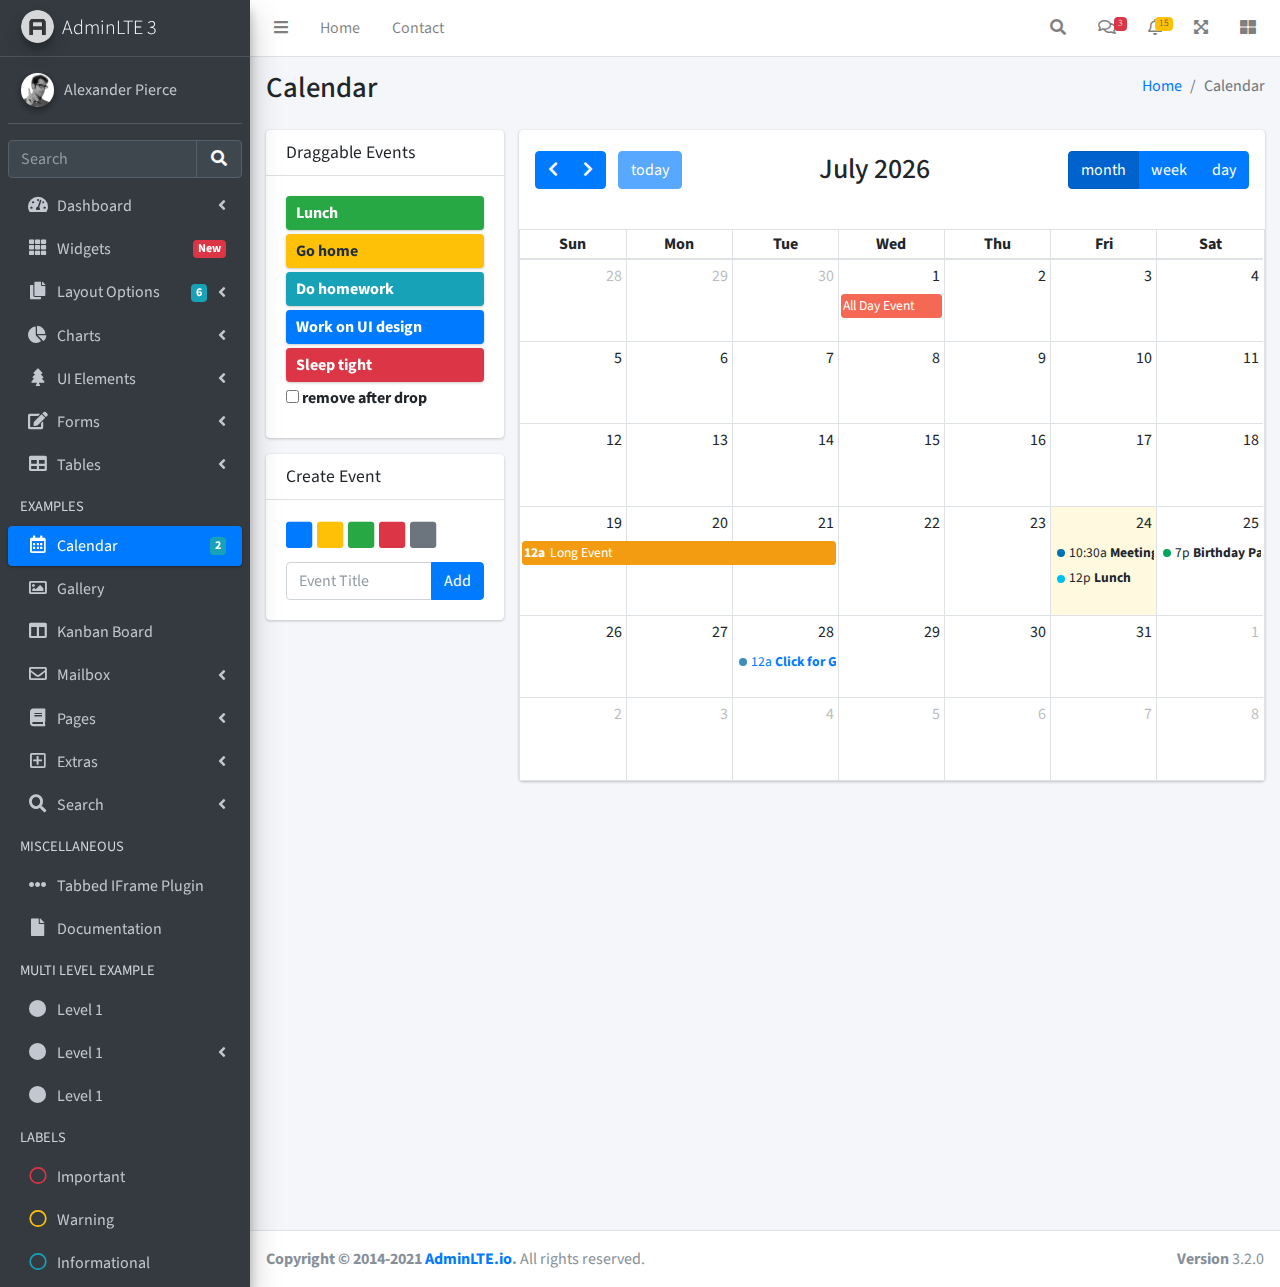
<file: pdo1/assets/pages/calendar.html>
<!DOCTYPE html>
<html lang="en">
<head>
  <meta charset="utf-8">
  <meta name="viewport" content="width=device-width, initial-scale=1">
  <title>AdminLTE 3 | Calendar</title>

  <!-- Google Font: Source Sans Pro -->
  <link rel="stylesheet" href="https://fonts.googleapis.com/css?family=Source+Sans+Pro:300,400,400i,700&display=fallback">
  <!-- Font Awesome -->
  <link rel="stylesheet" href="../plugins/fontawesome-free/css/all.min.css">
  <!-- fullCalendar -->
  <link rel="stylesheet" href="../plugins/fullcalendar/main.css">
  <!-- Theme style -->
  <link rel="stylesheet" href="../dist/css/adminlte.min.css">
</head>
<body class="hold-transition sidebar-mini">
<div class="wrapper">
  <!-- Navbar -->
  <nav class="main-header navbar navbar-expand navbar-white navbar-light">
    <!-- Left navbar links -->
    <ul class="navbar-nav">
      <li class="nav-item">
        <a class="nav-link" data-widget="pushmenu" href="#" role="button"><i class="fas fa-bars"></i></a>
      </li>
      <li class="nav-item d-none d-sm-inline-block">
        <a href="../index3.html" class="nav-link">Home</a>
      </li>
      <li class="nav-item d-none d-sm-inline-block">
        <a href="#" class="nav-link">Contact</a>
      </li>
    </ul>

    <!-- Right navbar links -->
    <ul class="navbar-nav ml-auto">
      <!-- Navbar Search -->
      <li class="nav-item">
        <a class="nav-link" data-widget="navbar-search" href="#" role="button">
          <i class="fas fa-search"></i>
        </a>
        <div class="navbar-search-block">
          <form class="form-inline">
            <div class="input-group input-group-sm">
              <input class="form-control form-control-navbar" type="search" placeholder="Search" aria-label="Search">
              <div class="input-group-append">
                <button class="btn btn-navbar" type="submit">
                  <i class="fas fa-search"></i>
                </button>
                <button class="btn btn-navbar" type="button" data-widget="navbar-search">
                  <i class="fas fa-times"></i>
                </button>
              </div>
            </div>
          </form>
        </div>
      </li>

      <!-- Messages Dropdown Menu -->
      <li class="nav-item dropdown">
        <a class="nav-link" data-toggle="dropdown" href="#">
          <i class="far fa-comments"></i>
          <span class="badge badge-danger navbar-badge">3</span>
        </a>
        <div class="dropdown-menu dropdown-menu-lg dropdown-menu-right">
          <a href="#" class="dropdown-item">
            <!-- Message Start -->
            <div class="media">
              <img src="../dist/img/user1-128x128.jpg" alt="User Avatar" class="img-size-50 mr-3 img-circle">
              <div class="media-body">
                <h3 class="dropdown-item-title">
                  Brad Diesel
                  <span class="float-right text-sm text-danger"><i class="fas fa-star"></i></span>
                </h3>
                <p class="text-sm">Call me whenever you can...</p>
                <p class="text-sm text-muted"><i class="far fa-clock mr-1"></i> 4 Hours Ago</p>
              </div>
            </div>
            <!-- Message End -->
          </a>
          <div class="dropdown-divider"></div>
          <a href="#" class="dropdown-item">
            <!-- Message Start -->
            <div class="media">
              <img src="../dist/img/user8-128x128.jpg" alt="User Avatar" class="img-size-50 img-circle mr-3">
              <div class="media-body">
                <h3 class="dropdown-item-title">
                  John Pierce
                  <span class="float-right text-sm text-muted"><i class="fas fa-star"></i></span>
                </h3>
                <p class="text-sm">I got your message bro</p>
                <p class="text-sm text-muted"><i class="far fa-clock mr-1"></i> 4 Hours Ago</p>
              </div>
            </div>
            <!-- Message End -->
          </a>
          <div class="dropdown-divider"></div>
          <a href="#" class="dropdown-item">
            <!-- Message Start -->
            <div class="media">
              <img src="../dist/img/user3-128x128.jpg" alt="User Avatar" class="img-size-50 img-circle mr-3">
              <div class="media-body">
                <h3 class="dropdown-item-title">
                  Nora Silvester
                  <span class="float-right text-sm text-warning"><i class="fas fa-star"></i></span>
                </h3>
                <p class="text-sm">The subject goes here</p>
                <p class="text-sm text-muted"><i class="far fa-clock mr-1"></i> 4 Hours Ago</p>
              </div>
            </div>
            <!-- Message End -->
          </a>
          <div class="dropdown-divider"></div>
          <a href="#" class="dropdown-item dropdown-footer">See All Messages</a>
        </div>
      </li>
      <!-- Notifications Dropdown Menu -->
      <li class="nav-item dropdown">
        <a class="nav-link" data-toggle="dropdown" href="#">
          <i class="far fa-bell"></i>
          <span class="badge badge-warning navbar-badge">15</span>
        </a>
        <div class="dropdown-menu dropdown-menu-lg dropdown-menu-right">
          <span class="dropdown-item dropdown-header">15 Notifications</span>
          <div class="dropdown-divider"></div>
          <a href="#" class="dropdown-item">
            <i class="fas fa-envelope mr-2"></i> 4 new messages
            <span class="float-right text-muted text-sm">3 mins</span>
          </a>
          <div class="dropdown-divider"></div>
          <a href="#" class="dropdown-item">
            <i class="fas fa-users mr-2"></i> 8 friend requests
            <span class="float-right text-muted text-sm">12 hours</span>
          </a>
          <div class="dropdown-divider"></div>
          <a href="#" class="dropdown-item">
            <i class="fas fa-file mr-2"></i> 3 new reports
            <span class="float-right text-muted text-sm">2 days</span>
          </a>
          <div class="dropdown-divider"></div>
          <a href="#" class="dropdown-item dropdown-footer">See All Notifications</a>
        </div>
      </li>
      <li class="nav-item">
        <a class="nav-link" data-widget="fullscreen" href="#" role="button">
          <i class="fas fa-expand-arrows-alt"></i>
        </a>
      </li>
      <li class="nav-item">
        <a class="nav-link" data-widget="control-sidebar" data-slide="true" href="#" role="button">
          <i class="fas fa-th-large"></i>
        </a>
      </li>
    </ul>
  </nav>
  <!-- /.navbar -->

  <!-- Main Sidebar Container -->
  <aside class="main-sidebar sidebar-dark-primary elevation-4">
    <!-- Brand Logo -->
    <a href="../index3.html" class="brand-link">
      <img src="../dist/img/AdminLTELogo.png" alt="AdminLTE Logo" class="brand-image img-circle elevation-3" style="opacity: .8">
      <span class="brand-text font-weight-light">AdminLTE 3</span>
    </a>

    <!-- Sidebar -->
    <div class="sidebar">
      <!-- Sidebar user panel (optional) -->
      <div class="user-panel mt-3 pb-3 mb-3 d-flex">
        <div class="image">
          <img src="../dist/img/user2-160x160.jpg" class="img-circle elevation-2" alt="User Image">
        </div>
        <div class="info">
          <a href="#" class="d-block">Alexander Pierce</a>
        </div>
      </div>

      <!-- SidebarSearch Form -->
      <div class="form-inline">
        <div class="input-group" data-widget="sidebar-search">
          <input class="form-control form-control-sidebar" type="search" placeholder="Search" aria-label="Search">
          <div class="input-group-append">
            <button class="btn btn-sidebar">
              <i class="fas fa-search fa-fw"></i>
            </button>
          </div>
        </div>
      </div>

      <!-- Sidebar Menu -->
      <nav class="mt-2">
        <ul class="nav nav-pills nav-sidebar flex-column" data-widget="treeview" role="menu" data-accordion="false">
          <!-- Add icons to the links using the .nav-icon class
               with font-awesome or any other icon font library -->
          <li class="nav-item">
            <a href="#" class="nav-link">
              <i class="nav-icon fas fa-tachometer-alt"></i>
              <p>
                Dashboard
                <i class="right fas fa-angle-left"></i>
              </p>
            </a>
            <ul class="nav nav-treeview">
              <li class="nav-item">
                <a href="../index.html" class="nav-link">
                  <i class="far fa-circle nav-icon"></i>
                  <p>Dashboard v1</p>
                </a>
              </li>
              <li class="nav-item">
                <a href="../index2.html" class="nav-link">
                  <i class="far fa-circle nav-icon"></i>
                  <p>Dashboard v2</p>
                </a>
              </li>
              <li class="nav-item">
                <a href="../index3.html" class="nav-link">
                  <i class="far fa-circle nav-icon"></i>
                  <p>Dashboard v3</p>
                </a>
              </li>
            </ul>
          </li>
          <li class="nav-item">
            <a href="widgets.html" class="nav-link">
              <i class="nav-icon fas fa-th"></i>
              <p>
                Widgets
                <span class="right badge badge-danger">New</span>
              </p>
            </a>
          </li>
          <li class="nav-item">
            <a href="#" class="nav-link">
              <i class="nav-icon fas fa-copy"></i>
              <p>
                Layout Options
                <i class="fas fa-angle-left right"></i>
                <span class="badge badge-info right">6</span>
              </p>
            </a>
            <ul class="nav nav-treeview">
              <li class="nav-item">
                <a href="layout/top-nav.html" class="nav-link">
                  <i class="far fa-circle nav-icon"></i>
                  <p>Top Navigation</p>
                </a>
              </li>
              <li class="nav-item">
                <a href="layout/top-nav-sidebar.html" class="nav-link">
                  <i class="far fa-circle nav-icon"></i>
                  <p>Top Navigation + Sidebar</p>
                </a>
              </li>
              <li class="nav-item">
                <a href="layout/boxed.html" class="nav-link">
                  <i class="far fa-circle nav-icon"></i>
                  <p>Boxed</p>
                </a>
              </li>
              <li class="nav-item">
                <a href="layout/fixed-sidebar.html" class="nav-link">
                  <i class="far fa-circle nav-icon"></i>
                  <p>Fixed Sidebar</p>
                </a>
              </li>
              <li class="nav-item">
                <a href="layout/fixed-sidebar-custom.html" class="nav-link">
                  <i class="far fa-circle nav-icon"></i>
                  <p>Fixed Sidebar <small>+ Custom Area</small></p>
                </a>
              </li>
              <li class="nav-item">
                <a href="layout/fixed-topnav.html" class="nav-link">
                  <i class="far fa-circle nav-icon"></i>
                  <p>Fixed Navbar</p>
                </a>
              </li>
              <li class="nav-item">
                <a href="layout/fixed-footer.html" class="nav-link">
                  <i class="far fa-circle nav-icon"></i>
                  <p>Fixed Footer</p>
                </a>
              </li>
              <li class="nav-item">
                <a href="layout/collapsed-sidebar.html" class="nav-link">
                  <i class="far fa-circle nav-icon"></i>
                  <p>Collapsed Sidebar</p>
                </a>
              </li>
            </ul>
          </li>
          <li class="nav-item">
            <a href="#" class="nav-link">
              <i class="nav-icon fas fa-chart-pie"></i>
              <p>
                Charts
                <i class="right fas fa-angle-left"></i>
              </p>
            </a>
            <ul class="nav nav-treeview">
              <li class="nav-item">
                <a href="charts/chartjs.html" class="nav-link">
                  <i class="far fa-circle nav-icon"></i>
                  <p>ChartJS</p>
                </a>
              </li>
              <li class="nav-item">
                <a href="charts/flot.html" class="nav-link">
                  <i class="far fa-circle nav-icon"></i>
                  <p>Flot</p>
                </a>
              </li>
              <li class="nav-item">
                <a href="charts/inline.html" class="nav-link">
                  <i class="far fa-circle nav-icon"></i>
                  <p>Inline</p>
                </a>
              </li>
              <li class="nav-item">
                <a href="charts/uplot.html" class="nav-link">
                  <i class="far fa-circle nav-icon"></i>
                  <p>uPlot</p>
                </a>
              </li>
            </ul>
          </li>
          <li class="nav-item">
            <a href="#" class="nav-link">
              <i class="nav-icon fas fa-tree"></i>
              <p>
                UI Elements
                <i class="fas fa-angle-left right"></i>
              </p>
            </a>
            <ul class="nav nav-treeview">
              <li class="nav-item">
                <a href="UI/general.html" class="nav-link">
                  <i class="far fa-circle nav-icon"></i>
                  <p>General</p>
                </a>
              </li>
              <li class="nav-item">
                <a href="UI/icons.html" class="nav-link">
                  <i class="far fa-circle nav-icon"></i>
                  <p>Icons</p>
                </a>
              </li>
              <li class="nav-item">
                <a href="UI/buttons.html" class="nav-link">
                  <i class="far fa-circle nav-icon"></i>
                  <p>Buttons</p>
                </a>
              </li>
              <li class="nav-item">
                <a href="UI/sliders.html" class="nav-link">
                  <i class="far fa-circle nav-icon"></i>
                  <p>Sliders</p>
                </a>
              </li>
              <li class="nav-item">
                <a href="UI/modals.html" class="nav-link">
                  <i class="far fa-circle nav-icon"></i>
                  <p>Modals & Alerts</p>
                </a>
              </li>
              <li class="nav-item">
                <a href="UI/navbar.html" class="nav-link">
                  <i class="far fa-circle nav-icon"></i>
                  <p>Navbar & Tabs</p>
                </a>
              </li>
              <li class="nav-item">
                <a href="UI/timeline.html" class="nav-link">
                  <i class="far fa-circle nav-icon"></i>
                  <p>Timeline</p>
                </a>
              </li>
              <li class="nav-item">
                <a href="UI/ribbons.html" class="nav-link">
                  <i class="far fa-circle nav-icon"></i>
                  <p>Ribbons</p>
                </a>
              </li>
            </ul>
          </li>
          <li class="nav-item">
            <a href="#" class="nav-link">
              <i class="nav-icon fas fa-edit"></i>
              <p>
                Forms
                <i class="fas fa-angle-left right"></i>
              </p>
            </a>
            <ul class="nav nav-treeview">
              <li class="nav-item">
                <a href="forms/general.html" class="nav-link">
                  <i class="far fa-circle nav-icon"></i>
                  <p>General Elements</p>
                </a>
              </li>
              <li class="nav-item">
                <a href="forms/advanced.html" class="nav-link">
                  <i class="far fa-circle nav-icon"></i>
                  <p>Advanced Elements</p>
                </a>
              </li>
              <li class="nav-item">
                <a href="forms/editors.html" class="nav-link">
                  <i class="far fa-circle nav-icon"></i>
                  <p>Editors</p>
                </a>
              </li>
              <li class="nav-item">
                <a href="forms/validation.html" class="nav-link">
                  <i class="far fa-circle nav-icon"></i>
                  <p>Validation</p>
                </a>
              </li>
            </ul>
          </li>
          <li class="nav-item">
            <a href="#" class="nav-link">
              <i class="nav-icon fas fa-table"></i>
              <p>
                Tables
                <i class="fas fa-angle-left right"></i>
              </p>
            </a>
            <ul class="nav nav-treeview">
              <li class="nav-item">
                <a href="tables/simple.html" class="nav-link">
                  <i class="far fa-circle nav-icon"></i>
                  <p>Simple Tables</p>
                </a>
              </li>
              <li class="nav-item">
                <a href="tables/data.html" class="nav-link">
                  <i class="far fa-circle nav-icon"></i>
                  <p>DataTables</p>
                </a>
              </li>
              <li class="nav-item">
                <a href="tables/jsgrid.html" class="nav-link">
                  <i class="far fa-circle nav-icon"></i>
                  <p>jsGrid</p>
                </a>
              </li>
            </ul>
          </li>
          <li class="nav-header">EXAMPLES</li>
          <li class="nav-item">
            <a href="calendar.html" class="nav-link active">
              <i class="nav-icon far fa-calendar-alt"></i>
              <p>
                Calendar
                <span class="badge badge-info right">2</span>
              </p>
            </a>
          </li>
          <li class="nav-item">
            <a href="gallery.html" class="nav-link">
              <i class="nav-icon far fa-image"></i>
              <p>
                Gallery
              </p>
            </a>
          </li>
          <li class="nav-item">
            <a href="kanban.html" class="nav-link">
              <i class="nav-icon fas fa-columns"></i>
              <p>
                Kanban Board
              </p>
            </a>
          </li>
          <li class="nav-item">
            <a href="#" class="nav-link">
              <i class="nav-icon far fa-envelope"></i>
              <p>
                Mailbox
                <i class="fas fa-angle-left right"></i>
              </p>
            </a>
            <ul class="nav nav-treeview">
              <li class="nav-item">
                <a href="mailbox/mailbox.html" class="nav-link">
                  <i class="far fa-circle nav-icon"></i>
                  <p>Inbox</p>
                </a>
              </li>
              <li class="nav-item">
                <a href="mailbox/compose.html" class="nav-link">
                  <i class="far fa-circle nav-icon"></i>
                  <p>Compose</p>
                </a>
              </li>
              <li class="nav-item">
                <a href="mailbox/read-mail.html" class="nav-link">
                  <i class="far fa-circle nav-icon"></i>
                  <p>Read</p>
                </a>
              </li>
            </ul>
          </li>
          <li class="nav-item">
            <a href="#" class="nav-link">
              <i class="nav-icon fas fa-book"></i>
              <p>
                Pages
                <i class="fas fa-angle-left right"></i>
              </p>
            </a>
            <ul class="nav nav-treeview">
              <li class="nav-item">
                <a href="examples/invoice.html" class="nav-link">
                  <i class="far fa-circle nav-icon"></i>
                  <p>Invoice</p>
                </a>
              </li>
              <li class="nav-item">
                <a href="examples/profile.html" class="nav-link">
                  <i class="far fa-circle nav-icon"></i>
                  <p>Profile</p>
                </a>
              </li>
              <li class="nav-item">
                <a href="examples/e-commerce.html" class="nav-link">
                  <i class="far fa-circle nav-icon"></i>
                  <p>E-commerce</p>
                </a>
              </li>
              <li class="nav-item">
                <a href="examples/projects.html" class="nav-link">
                  <i class="far fa-circle nav-icon"></i>
                  <p>Projects</p>
                </a>
              </li>
              <li class="nav-item">
                <a href="examples/project-add.html" class="nav-link">
                  <i class="far fa-circle nav-icon"></i>
                  <p>Project Add</p>
                </a>
              </li>
              <li class="nav-item">
                <a href="examples/project-edit.html" class="nav-link">
                  <i class="far fa-circle nav-icon"></i>
                  <p>Project Edit</p>
                </a>
              </li>
              <li class="nav-item">
                <a href="examples/project-detail.html" class="nav-link">
                  <i class="far fa-circle nav-icon"></i>
                  <p>Project Detail</p>
                </a>
              </li>
              <li class="nav-item">
                <a href="examples/contacts.html" class="nav-link">
                  <i class="far fa-circle nav-icon"></i>
                  <p>Contacts</p>
                </a>
              </li>
              <li class="nav-item">
                <a href="examples/faq.html" class="nav-link">
                  <i class="far fa-circle nav-icon"></i>
                  <p>FAQ</p>
                </a>
              </li>
              <li class="nav-item">
                <a href="examples/contact-us.html" class="nav-link">
                  <i class="far fa-circle nav-icon"></i>
                  <p>Contact us</p>
                </a>
              </li>
            </ul>
          </li>
          <li class="nav-item">
            <a href="#" class="nav-link">
              <i class="nav-icon far fa-plus-square"></i>
              <p>
                Extras
                <i class="fas fa-angle-left right"></i>
              </p>
            </a>
            <ul class="nav nav-treeview">
              <li class="nav-item">
                <a href="#" class="nav-link">
                  <i class="far fa-circle nav-icon"></i>
                  <p>
                    Login & Register v1
                    <i class="fas fa-angle-left right"></i>
                  </p>
                </a>
                <ul class="nav nav-treeview">
                  <li class="nav-item">
                    <a href="examples/login.html" class="nav-link">
                      <i class="far fa-circle nav-icon"></i>
                      <p>Login v1</p>
                    </a>
                  </li>
                  <li class="nav-item">
                    <a href="examples/register.html" class="nav-link">
                      <i class="far fa-circle nav-icon"></i>
                      <p>Register v1</p>
                    </a>
                  </li>
                  <li class="nav-item">
                    <a href="examples/forgot-password.html" class="nav-link">
                      <i class="far fa-circle nav-icon"></i>
                      <p>Forgot Password v1</p>
                    </a>
                  </li>
                  <li class="nav-item">
                    <a href="examples/recover-password.html" class="nav-link">
                      <i class="far fa-circle nav-icon"></i>
                      <p>Recover Password v1</p>
                    </a>
                  </li>
                </ul>
              </li>
              <li class="nav-item">
                <a href="#" class="nav-link">
                  <i class="far fa-circle nav-icon"></i>
                  <p>
                    Login & Register v2
                    <i class="fas fa-angle-left right"></i>
                  </p>
                </a>
                <ul class="nav nav-treeview">
                  <li class="nav-item">
                    <a href="examples/login-v2.html" class="nav-link">
                      <i class="far fa-circle nav-icon"></i>
                      <p>Login v2</p>
                    </a>
                  </li>
                  <li class="nav-item">
                    <a href="examples/register-v2.html" class="nav-link">
                      <i class="far fa-circle nav-icon"></i>
                      <p>Register v2</p>
                    </a>
                  </li>
                  <li class="nav-item">
                    <a href="examples/forgot-password-v2.html" class="nav-link">
                      <i class="far fa-circle nav-icon"></i>
                      <p>Forgot Password v2</p>
                    </a>
                  </li>
                  <li class="nav-item">
                    <a href="examples/recover-password-v2.html" class="nav-link">
                      <i class="far fa-circle nav-icon"></i>
                      <p>Recover Password v2</p>
                    </a>
                  </li>
                </ul>
              </li>
              <li class="nav-item">
                <a href="examples/lockscreen.html" class="nav-link">
                  <i class="far fa-circle nav-icon"></i>
                  <p>Lockscreen</p>
                </a>
              </li>
              <li class="nav-item">
                <a href="examples/legacy-user-menu.html" class="nav-link">
                  <i class="far fa-circle nav-icon"></i>
                  <p>Legacy User Menu</p>
                </a>
              </li>
              <li class="nav-item">
                <a href="examples/language-menu.html" class="nav-link">
                  <i class="far fa-circle nav-icon"></i>
                  <p>Language Menu</p>
                </a>
              </li>
              <li class="nav-item">
                <a href="examples/404.html" class="nav-link">
                  <i class="far fa-circle nav-icon"></i>
                  <p>Error 404</p>
                </a>
              </li>
              <li class="nav-item">
                <a href="examples/500.html" class="nav-link">
                  <i class="far fa-circle nav-icon"></i>
                  <p>Error 500</p>
                </a>
              </li>
              <li class="nav-item">
                <a href="examples/pace.html" class="nav-link">
                  <i class="far fa-circle nav-icon"></i>
                  <p>Pace</p>
                </a>
              </li>
              <li class="nav-item">
                <a href="examples/blank.html" class="nav-link">
                  <i class="far fa-circle nav-icon"></i>
                  <p>Blank Page</p>
                </a>
              </li>
              <li class="nav-item">
                <a href="../starter.html" class="nav-link">
                  <i class="far fa-circle nav-icon"></i>
                  <p>Starter Page</p>
                </a>
              </li>
            </ul>
          </li>
          <li class="nav-item">
            <a href="#" class="nav-link">
              <i class="nav-icon fas fa-search"></i>
              <p>
                Search
                <i class="fas fa-angle-left right"></i>
              </p>
            </a>
            <ul class="nav nav-treeview">
              <li class="nav-item">
                <a href="search/simple.html" class="nav-link">
                  <i class="far fa-circle nav-icon"></i>
                  <p>Simple Search</p>
                </a>
              </li>
              <li class="nav-item">
                <a href="search/enhanced.html" class="nav-link">
                  <i class="far fa-circle nav-icon"></i>
                  <p>Enhanced</p>
                </a>
              </li>
            </ul>
          </li>
          <li class="nav-header">MISCELLANEOUS</li>
          <li class="nav-item">
            <a href="../iframe.html" class="nav-link">
              <i class="nav-icon fas fa-ellipsis-h"></i>
              <p>Tabbed IFrame Plugin</p>
            </a>
          </li>
          <li class="nav-item">
            <a href="https://adminlte.io/docs/3.1/" class="nav-link">
              <i class="nav-icon fas fa-file"></i>
              <p>Documentation</p>
            </a>
          </li>
          <li class="nav-header">MULTI LEVEL EXAMPLE</li>
          <li class="nav-item">
            <a href="#" class="nav-link">
              <i class="fas fa-circle nav-icon"></i>
              <p>Level 1</p>
            </a>
          </li>
          <li class="nav-item">
            <a href="#" class="nav-link">
              <i class="nav-icon fas fa-circle"></i>
              <p>
                Level 1
                <i class="right fas fa-angle-left"></i>
              </p>
            </a>
            <ul class="nav nav-treeview">
              <li class="nav-item">
                <a href="#" class="nav-link">
                  <i class="far fa-circle nav-icon"></i>
                  <p>Level 2</p>
                </a>
              </li>
              <li class="nav-item">
                <a href="#" class="nav-link">
                  <i class="far fa-circle nav-icon"></i>
                  <p>
                    Level 2
                    <i class="right fas fa-angle-left"></i>
                  </p>
                </a>
                <ul class="nav nav-treeview">
                  <li class="nav-item">
                    <a href="#" class="nav-link">
                      <i class="far fa-dot-circle nav-icon"></i>
                      <p>Level 3</p>
                    </a>
                  </li>
                  <li class="nav-item">
                    <a href="#" class="nav-link">
                      <i class="far fa-dot-circle nav-icon"></i>
                      <p>Level 3</p>
                    </a>
                  </li>
                  <li class="nav-item">
                    <a href="#" class="nav-link">
                      <i class="far fa-dot-circle nav-icon"></i>
                      <p>Level 3</p>
                    </a>
                  </li>
                </ul>
              </li>
              <li class="nav-item">
                <a href="#" class="nav-link">
                  <i class="far fa-circle nav-icon"></i>
                  <p>Level 2</p>
                </a>
              </li>
            </ul>
          </li>
          <li class="nav-item">
            <a href="#" class="nav-link">
              <i class="fas fa-circle nav-icon"></i>
              <p>Level 1</p>
            </a>
          </li>
          <li class="nav-header">LABELS</li>
          <li class="nav-item">
            <a href="#" class="nav-link">
              <i class="nav-icon far fa-circle text-danger"></i>
              <p class="text">Important</p>
            </a>
          </li>
          <li class="nav-item">
            <a href="#" class="nav-link">
              <i class="nav-icon far fa-circle text-warning"></i>
              <p>Warning</p>
            </a>
          </li>
          <li class="nav-item">
            <a href="#" class="nav-link">
              <i class="nav-icon far fa-circle text-info"></i>
              <p>Informational</p>
            </a>
          </li>
        </ul>
      </nav>
      <!-- /.sidebar-menu -->
    </div>
    <!-- /.sidebar -->
  </aside>

  <!-- Content Wrapper. Contains page content -->
  <div class="content-wrapper">
    <!-- Content Header (Page header) -->
    <section class="content-header">
      <div class="container-fluid">
        <div class="row mb-2">
          <div class="col-sm-6">
            <h1>Calendar</h1>
          </div>
          <div class="col-sm-6">
            <ol class="breadcrumb float-sm-right">
              <li class="breadcrumb-item"><a href="#">Home</a></li>
              <li class="breadcrumb-item active">Calendar</li>
            </ol>
          </div>
        </div>
      </div><!-- /.container-fluid -->
    </section>

    <!-- Main content -->
    <section class="content">
      <div class="container-fluid">
        <div class="row">
          <div class="col-md-3">
            <div class="sticky-top mb-3">
              <div class="card">
                <div class="card-header">
                  <h4 class="card-title">Draggable Events</h4>
                </div>
                <div class="card-body">
                  <!-- the events -->
                  <div id="external-events">
                    <div class="external-event bg-success">Lunch</div>
                    <div class="external-event bg-warning">Go home</div>
                    <div class="external-event bg-info">Do homework</div>
                    <div class="external-event bg-primary">Work on UI design</div>
                    <div class="external-event bg-danger">Sleep tight</div>
                    <div class="checkbox">
                      <label for="drop-remove">
                        <input type="checkbox" id="drop-remove">
                        remove after drop
                      </label>
                    </div>
                  </div>
                </div>
                <!-- /.card-body -->
              </div>
              <!-- /.card -->
              <div class="card">
                <div class="card-header">
                  <h3 class="card-title">Create Event</h3>
                </div>
                <div class="card-body">
                  <div class="btn-group" style="width: 100%; margin-bottom: 10px;">
                    <ul class="fc-color-picker" id="color-chooser">
                      <li><a class="text-primary" href="#"><i class="fas fa-square"></i></a></li>
                      <li><a class="text-warning" href="#"><i class="fas fa-square"></i></a></li>
                      <li><a class="text-success" href="#"><i class="fas fa-square"></i></a></li>
                      <li><a class="text-danger" href="#"><i class="fas fa-square"></i></a></li>
                      <li><a class="text-muted" href="#"><i class="fas fa-square"></i></a></li>
                    </ul>
                  </div>
                  <!-- /btn-group -->
                  <div class="input-group">
                    <input id="new-event" type="text" class="form-control" placeholder="Event Title">

                    <div class="input-group-append">
                      <button id="add-new-event" type="button" class="btn btn-primary">Add</button>
                    </div>
                    <!-- /btn-group -->
                  </div>
                  <!-- /input-group -->
                </div>
              </div>
            </div>
          </div>
          <!-- /.col -->
          <div class="col-md-9">
            <div class="card card-primary">
              <div class="card-body p-0">
                <!-- THE CALENDAR -->
                <div id="calendar"></div>
              </div>
              <!-- /.card-body -->
            </div>
            <!-- /.card -->
          </div>
          <!-- /.col -->
        </div>
        <!-- /.row -->
      </div><!-- /.container-fluid -->
    </section>
    <!-- /.content -->
  </div>
  <!-- /.content-wrapper -->

  <footer class="main-footer">
    <div class="float-right d-none d-sm-block">
      <b>Version</b> 3.2.0
    </div>
    <strong>Copyright &copy; 2014-2021 <a href="https://adminlte.io">AdminLTE.io</a>.</strong> All rights reserved.
  </footer>

  <!-- Control Sidebar -->
  <aside class="control-sidebar control-sidebar-dark">
    <!-- Control sidebar content goes here -->
  </aside>
  <!-- /.control-sidebar -->
</div>
<!-- ./wrapper -->

<!-- jQuery -->
<script src="../plugins/jquery/jquery.min.js"></script>
<!-- Bootstrap -->
<script src="../plugins/bootstrap/js/bootstrap.bundle.min.js"></script>
<!-- jQuery UI -->
<script src="../plugins/jquery-ui/jquery-ui.min.js"></script>
<!-- AdminLTE App -->
<script src="../dist/js/adminlte.min.js"></script>
<!-- fullCalendar 2.2.5 -->
<script src="../plugins/moment/moment.min.js"></script>
<script src="../plugins/fullcalendar/main.js"></script>
<!-- AdminLTE for demo purposes -->
<script src="../dist/js/demo.js"></script>
<!-- Page specific script -->
<script>
  $(function () {

    /* initialize the external events
     -----------------------------------------------------------------*/
    function ini_events(ele) {
      ele.each(function () {

        // create an Event Object (https://fullcalendar.io/docs/event-object)
        // it doesn't need to have a start or end
        var eventObject = {
          title: $.trim($(this).text()) // use the element's text as the event title
        }

        // store the Event Object in the DOM element so we can get to it later
        $(this).data('eventObject', eventObject)

        // make the event draggable using jQuery UI
        $(this).draggable({
          zIndex        : 1070,
          revert        : true, // will cause the event to go back to its
          revertDuration: 0  //  original position after the drag
        })

      })
    }

    ini_events($('#external-events div.external-event'))

    /* initialize the calendar
     -----------------------------------------------------------------*/
    //Date for the calendar events (dummy data)
    var date = new Date()
    var d    = date.getDate(),
        m    = date.getMonth(),
        y    = date.getFullYear()

    var Calendar = FullCalendar.Calendar;
    var Draggable = FullCalendar.Draggable;

    var containerEl = document.getElementById('external-events');
    var checkbox = document.getElementById('drop-remove');
    var calendarEl = document.getElementById('calendar');

    // initialize the external events
    // -----------------------------------------------------------------

    new Draggable(containerEl, {
      itemSelector: '.external-event',
      eventData: function(eventEl) {
        return {
          title: eventEl.innerText,
          backgroundColor: window.getComputedStyle( eventEl ,null).getPropertyValue('background-color'),
          borderColor: window.getComputedStyle( eventEl ,null).getPropertyValue('background-color'),
          textColor: window.getComputedStyle( eventEl ,null).getPropertyValue('color'),
        };
      }
    });

    var calendar = new Calendar(calendarEl, {
      headerToolbar: {
        left  : 'prev,next today',
        center: 'title',
        right : 'dayGridMonth,timeGridWeek,timeGridDay'
      },
      themeSystem: 'bootstrap',
      //Random default events
      events: [
        {
          title          : 'All Day Event',
          start          : new Date(y, m, 1),
          backgroundColor: '#f56954', //red
          borderColor    : '#f56954', //red
          allDay         : true
        },
        {
          title          : 'Long Event',
          start          : new Date(y, m, d - 5),
          end            : new Date(y, m, d - 2),
          backgroundColor: '#f39c12', //yellow
          borderColor    : '#f39c12' //yellow
        },
        {
          title          : 'Meeting',
          start          : new Date(y, m, d, 10, 30),
          allDay         : false,
          backgroundColor: '#0073b7', //Blue
          borderColor    : '#0073b7' //Blue
        },
        {
          title          : 'Lunch',
          start          : new Date(y, m, d, 12, 0),
          end            : new Date(y, m, d, 14, 0),
          allDay         : false,
          backgroundColor: '#00c0ef', //Info (aqua)
          borderColor    : '#00c0ef' //Info (aqua)
        },
        {
          title          : 'Birthday Party',
          start          : new Date(y, m, d + 1, 19, 0),
          end            : new Date(y, m, d + 1, 22, 30),
          allDay         : false,
          backgroundColor: '#00a65a', //Success (green)
          borderColor    : '#00a65a' //Success (green)
        },
        {
          title          : 'Click for Google',
          start          : new Date(y, m, 28),
          end            : new Date(y, m, 29),
          url            : 'https://www.google.com/',
          backgroundColor: '#3c8dbc', //Primary (light-blue)
          borderColor    : '#3c8dbc' //Primary (light-blue)
        }
      ],
      editable  : true,
      droppable : true, // this allows things to be dropped onto the calendar !!!
      drop      : function(info) {
        // is the "remove after drop" checkbox checked?
        if (checkbox.checked) {
          // if so, remove the element from the "Draggable Events" list
          info.draggedEl.parentNode.removeChild(info.draggedEl);
        }
      }
    });

    calendar.render();
    // $('#calendar').fullCalendar()

    /* ADDING EVENTS */
    var currColor = '#3c8dbc' //Red by default
    // Color chooser button
    $('#color-chooser > li > a').click(function (e) {
      e.preventDefault()
      // Save color
      currColor = $(this).css('color')
      // Add color effect to button
      $('#add-new-event').css({
        'background-color': currColor,
        'border-color'    : currColor
      })
    })
    $('#add-new-event').click(function (e) {
      e.preventDefault()
      // Get value and make sure it is not null
      var val = $('#new-event').val()
      if (val.length == 0) {
        return
      }

      // Create events
      var event = $('<div />')
      event.css({
        'background-color': currColor,
        'border-color'    : currColor,
        'color'           : '#fff'
      }).addClass('external-event')
      event.text(val)
      $('#external-events').prepend(event)

      // Add draggable funtionality
      ini_events(event)

      // Remove event from text input
      $('#new-event').val('')
    })
  })
</script>
</body>
</html>
</file>
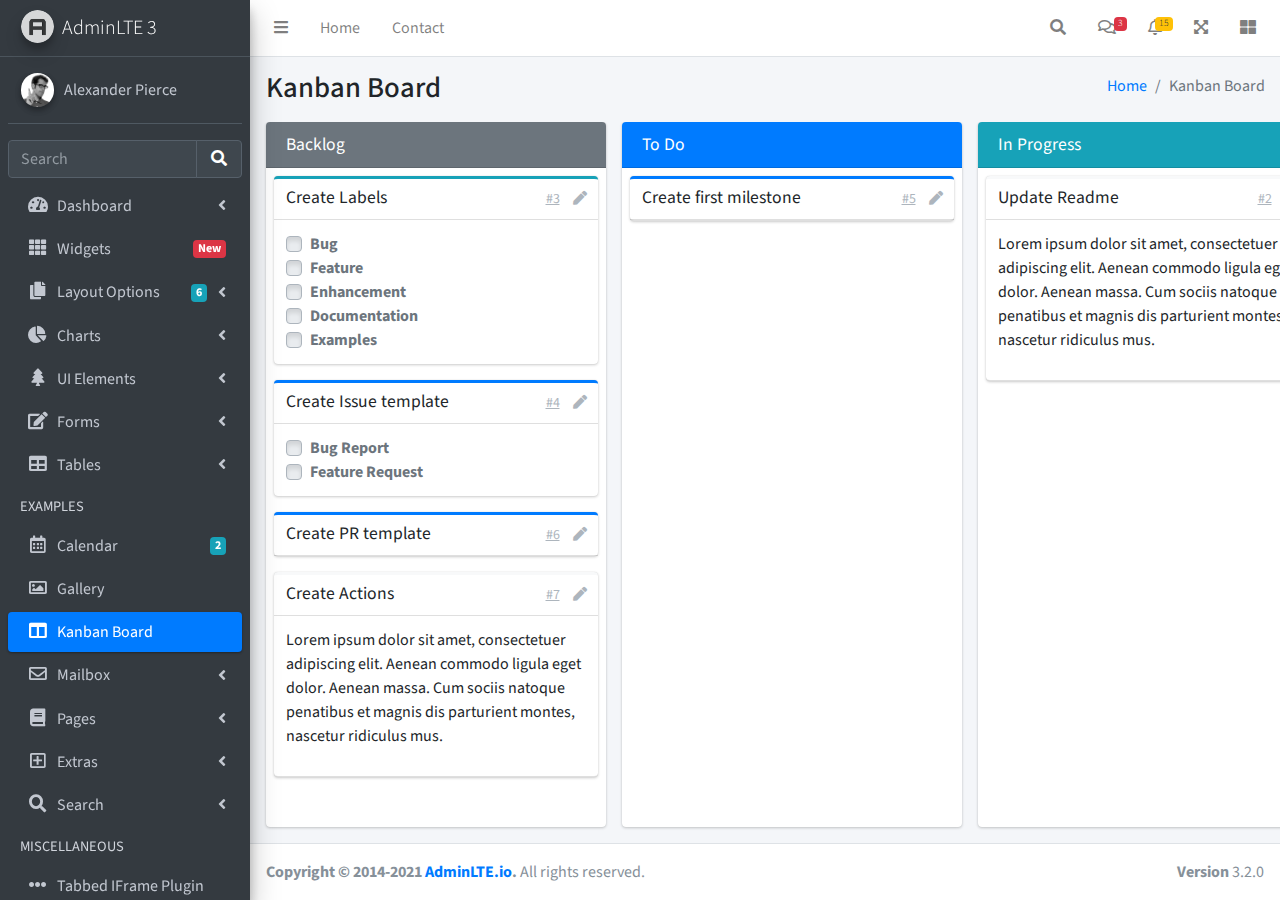
<file: pdo1/assets/pages/kanban.html>
<!DOCTYPE html>
<html lang="en">
<head>
  <meta charset="utf-8">
  <meta name="viewport" content="width=device-width, initial-scale=1">
  <title>AdminLTE 3 | Kanban Board</title>

  <!-- Google Font: Source Sans Pro -->
  <link rel="stylesheet" href="https://fonts.googleapis.com/css?family=Source+Sans+Pro:300,400,400i,700&display=fallback">
  <!-- Font Awesome -->
  <link rel="stylesheet" href="../plugins/fontawesome-free/css/all.min.css">
  <!-- Ekko Lightbox -->
  <link rel="stylesheet" href="../plugins/ekko-lightbox/ekko-lightbox.css">
  <!-- Theme style -->
  <link rel="stylesheet" href="../dist/css/adminlte.min.css">
  <!-- overlayScrollbars -->
  <link rel="stylesheet" href="../plugins/overlayScrollbars/css/OverlayScrollbars.min.css">
</head>
<body class="hold-transition sidebar-mini layout-fixed">
<div class="wrapper">
  <!-- Navbar -->
  <nav class="main-header navbar navbar-expand navbar-white navbar-light">
    <!-- Left navbar links -->
    <ul class="navbar-nav">
      <li class="nav-item">
        <a class="nav-link" data-widget="pushmenu" href="#" role="button"><i class="fas fa-bars"></i></a>
      </li>
      <li class="nav-item d-none d-sm-inline-block">
        <a href="../index3.html" class="nav-link">Home</a>
      </li>
      <li class="nav-item d-none d-sm-inline-block">
        <a href="#" class="nav-link">Contact</a>
      </li>
    </ul>

    <!-- Right navbar links -->
    <ul class="navbar-nav ml-auto">
      <!-- Navbar Search -->
      <li class="nav-item">
        <a class="nav-link" data-widget="navbar-search" href="#" role="button">
          <i class="fas fa-search"></i>
        </a>
        <div class="navbar-search-block">
          <form class="form-inline">
            <div class="input-group input-group-sm">
              <input class="form-control form-control-navbar" type="search" placeholder="Search" aria-label="Search">
              <div class="input-group-append">
                <button class="btn btn-navbar" type="submit">
                  <i class="fas fa-search"></i>
                </button>
                <button class="btn btn-navbar" type="button" data-widget="navbar-search">
                  <i class="fas fa-times"></i>
                </button>
              </div>
            </div>
          </form>
        </div>
      </li>

      <!-- Messages Dropdown Menu -->
      <li class="nav-item dropdown">
        <a class="nav-link" data-toggle="dropdown" href="#">
          <i class="far fa-comments"></i>
          <span class="badge badge-danger navbar-badge">3</span>
        </a>
        <div class="dropdown-menu dropdown-menu-lg dropdown-menu-right">
          <a href="#" class="dropdown-item">
            <!-- Message Start -->
            <div class="media">
              <img src="../dist/img/user1-128x128.jpg" alt="User Avatar" class="img-size-50 mr-3 img-circle">
              <div class="media-body">
                <h3 class="dropdown-item-title">
                  Brad Diesel
                  <span class="float-right text-sm text-danger"><i class="fas fa-star"></i></span>
                </h3>
                <p class="text-sm">Call me whenever you can...</p>
                <p class="text-sm text-muted"><i class="far fa-clock mr-1"></i> 4 Hours Ago</p>
              </div>
            </div>
            <!-- Message End -->
          </a>
          <div class="dropdown-divider"></div>
          <a href="#" class="dropdown-item">
            <!-- Message Start -->
            <div class="media">
              <img src="../dist/img/user8-128x128.jpg" alt="User Avatar" class="img-size-50 img-circle mr-3">
              <div class="media-body">
                <h3 class="dropdown-item-title">
                  John Pierce
                  <span class="float-right text-sm text-muted"><i class="fas fa-star"></i></span>
                </h3>
                <p class="text-sm">I got your message bro</p>
                <p class="text-sm text-muted"><i class="far fa-clock mr-1"></i> 4 Hours Ago</p>
              </div>
            </div>
            <!-- Message End -->
          </a>
          <div class="dropdown-divider"></div>
          <a href="#" class="dropdown-item">
            <!-- Message Start -->
            <div class="media">
              <img src="../dist/img/user3-128x128.jpg" alt="User Avatar" class="img-size-50 img-circle mr-3">
              <div class="media-body">
                <h3 class="dropdown-item-title">
                  Nora Silvester
                  <span class="float-right text-sm text-warning"><i class="fas fa-star"></i></span>
                </h3>
                <p class="text-sm">The subject goes here</p>
                <p class="text-sm text-muted"><i class="far fa-clock mr-1"></i> 4 Hours Ago</p>
              </div>
            </div>
            <!-- Message End -->
          </a>
          <div class="dropdown-divider"></div>
          <a href="#" class="dropdown-item dropdown-footer">See All Messages</a>
        </div>
      </li>
      <!-- Notifications Dropdown Menu -->
      <li class="nav-item dropdown">
        <a class="nav-link" data-toggle="dropdown" href="#">
          <i class="far fa-bell"></i>
          <span class="badge badge-warning navbar-badge">15</span>
        </a>
        <div class="dropdown-menu dropdown-menu-lg dropdown-menu-right">
          <span class="dropdown-item dropdown-header">15 Notifications</span>
          <div class="dropdown-divider"></div>
          <a href="#" class="dropdown-item">
            <i class="fas fa-envelope mr-2"></i> 4 new messages
            <span class="float-right text-muted text-sm">3 mins</span>
          </a>
          <div class="dropdown-divider"></div>
          <a href="#" class="dropdown-item">
            <i class="fas fa-users mr-2"></i> 8 friend requests
            <span class="float-right text-muted text-sm">12 hours</span>
          </a>
          <div class="dropdown-divider"></div>
          <a href="#" class="dropdown-item">
            <i class="fas fa-file mr-2"></i> 3 new reports
            <span class="float-right text-muted text-sm">2 days</span>
          </a>
          <div class="dropdown-divider"></div>
          <a href="#" class="dropdown-item dropdown-footer">See All Notifications</a>
        </div>
      </li>
      <li class="nav-item">
        <a class="nav-link" data-widget="fullscreen" href="#" role="button">
          <i class="fas fa-expand-arrows-alt"></i>
        </a>
      </li>
      <li class="nav-item">
        <a class="nav-link" data-widget="control-sidebar" data-slide="true" href="#" role="button">
          <i class="fas fa-th-large"></i>
        </a>
      </li>
    </ul>
  </nav>
  <!-- /.navbar -->

  <!-- Main Sidebar Container -->
  <aside class="main-sidebar sidebar-dark-primary elevation-4">
    <!-- Brand Logo -->
    <a href="../index3.html" class="brand-link">
      <img src="../dist/img/AdminLTELogo.png" alt="AdminLTE Logo" class="brand-image img-circle elevation-3" style="opacity: .8">
      <span class="brand-text font-weight-light">AdminLTE 3</span>
    </a>

    <!-- Sidebar -->
    <div class="sidebar">
      <!-- Sidebar user panel (optional) -->
      <div class="user-panel mt-3 pb-3 mb-3 d-flex">
        <div class="image">
          <img src="../dist/img/user2-160x160.jpg" class="img-circle elevation-2" alt="User Image">
        </div>
        <div class="info">
          <a href="#" class="d-block">Alexander Pierce</a>
        </div>
      </div>

      <!-- SidebarSearch Form -->
      <div class="form-inline">
        <div class="input-group" data-widget="sidebar-search">
          <input class="form-control form-control-sidebar" type="search" placeholder="Search" aria-label="Search">
          <div class="input-group-append">
            <button class="btn btn-sidebar">
              <i class="fas fa-search fa-fw"></i>
            </button>
          </div>
        </div>
      </div>

      <!-- Sidebar Menu -->
      <nav class="mt-2">
        <ul class="nav nav-pills nav-sidebar flex-column" data-widget="treeview" role="menu" data-accordion="false">
          <!-- Add icons to the links using the .nav-icon class
               with font-awesome or any other icon font library -->
          <li class="nav-item">
            <a href="#" class="nav-link">
              <i class="nav-icon fas fa-tachometer-alt"></i>
              <p>
                Dashboard
                <i class="right fas fa-angle-left"></i>
              </p>
            </a>
            <ul class="nav nav-treeview">
              <li class="nav-item">
                <a href="../index.html" class="nav-link">
                  <i class="far fa-circle nav-icon"></i>
                  <p>Dashboard v1</p>
                </a>
              </li>
              <li class="nav-item">
                <a href="../index2.html" class="nav-link">
                  <i class="far fa-circle nav-icon"></i>
                  <p>Dashboard v2</p>
                </a>
              </li>
              <li class="nav-item">
                <a href="../index3.html" class="nav-link">
                  <i class="far fa-circle nav-icon"></i>
                  <p>Dashboard v3</p>
                </a>
              </li>
            </ul>
          </li>
          <li class="nav-item">
            <a href="widgets.html" class="nav-link">
              <i class="nav-icon fas fa-th"></i>
              <p>
                Widgets
                <span class="right badge badge-danger">New</span>
              </p>
            </a>
          </li>
          <li class="nav-item">
            <a href="#" class="nav-link">
              <i class="nav-icon fas fa-copy"></i>
              <p>
                Layout Options
                <i class="fas fa-angle-left right"></i>
                <span class="badge badge-info right">6</span>
              </p>
            </a>
            <ul class="nav nav-treeview">
              <li class="nav-item">
                <a href="layout/top-nav.html" class="nav-link">
                  <i class="far fa-circle nav-icon"></i>
                  <p>Top Navigation</p>
                </a>
              </li>
              <li class="nav-item">
                <a href="layout/top-nav-sidebar.html" class="nav-link">
                  <i class="far fa-circle nav-icon"></i>
                  <p>Top Navigation + Sidebar</p>
                </a>
              </li>
              <li class="nav-item">
                <a href="layout/boxed.html" class="nav-link">
                  <i class="far fa-circle nav-icon"></i>
                  <p>Boxed</p>
                </a>
              </li>
              <li class="nav-item">
                <a href="layout/fixed-sidebar.html" class="nav-link">
                  <i class="far fa-circle nav-icon"></i>
                  <p>Fixed Sidebar</p>
                </a>
              </li>
              <li class="nav-item">
                <a href="layout/fixed-sidebar-custom.html" class="nav-link">
                  <i class="far fa-circle nav-icon"></i>
                  <p>Fixed Sidebar <small>+ Custom Area</small></p>
                </a>
              </li>
              <li class="nav-item">
                <a href="layout/fixed-topnav.html" class="nav-link">
                  <i class="far fa-circle nav-icon"></i>
                  <p>Fixed Navbar</p>
                </a>
              </li>
              <li class="nav-item">
                <a href="layout/fixed-footer.html" class="nav-link">
                  <i class="far fa-circle nav-icon"></i>
                  <p>Fixed Footer</p>
                </a>
              </li>
              <li class="nav-item">
                <a href="layout/collapsed-sidebar.html" class="nav-link">
                  <i class="far fa-circle nav-icon"></i>
                  <p>Collapsed Sidebar</p>
                </a>
              </li>
            </ul>
          </li>
          <li class="nav-item">
            <a href="#" class="nav-link">
              <i class="nav-icon fas fa-chart-pie"></i>
              <p>
                Charts
                <i class="right fas fa-angle-left"></i>
              </p>
            </a>
            <ul class="nav nav-treeview">
              <li class="nav-item">
                <a href="charts/chartjs.html" class="nav-link">
                  <i class="far fa-circle nav-icon"></i>
                  <p>ChartJS</p>
                </a>
              </li>
              <li class="nav-item">
                <a href="charts/flot.html" class="nav-link">
                  <i class="far fa-circle nav-icon"></i>
                  <p>Flot</p>
                </a>
              </li>
              <li class="nav-item">
                <a href="charts/inline.html" class="nav-link">
                  <i class="far fa-circle nav-icon"></i>
                  <p>Inline</p>
                </a>
              </li>
              <li class="nav-item">
                <a href="charts/uplot.html" class="nav-link">
                  <i class="far fa-circle nav-icon"></i>
                  <p>uPlot</p>
                </a>
              </li>
            </ul>
          </li>
          <li class="nav-item">
            <a href="#" class="nav-link">
              <i class="nav-icon fas fa-tree"></i>
              <p>
                UI Elements
                <i class="fas fa-angle-left right"></i>
              </p>
            </a>
            <ul class="nav nav-treeview">
              <li class="nav-item">
                <a href="UI/general.html" class="nav-link">
                  <i class="far fa-circle nav-icon"></i>
                  <p>General</p>
                </a>
              </li>
              <li class="nav-item">
                <a href="UI/icons.html" class="nav-link">
                  <i class="far fa-circle nav-icon"></i>
                  <p>Icons</p>
                </a>
              </li>
              <li class="nav-item">
                <a href="UI/buttons.html" class="nav-link">
                  <i class="far fa-circle nav-icon"></i>
                  <p>Buttons</p>
                </a>
              </li>
              <li class="nav-item">
                <a href="UI/sliders.html" class="nav-link">
                  <i class="far fa-circle nav-icon"></i>
                  <p>Sliders</p>
                </a>
              </li>
              <li class="nav-item">
                <a href="UI/modals.html" class="nav-link">
                  <i class="far fa-circle nav-icon"></i>
                  <p>Modals & Alerts</p>
                </a>
              </li>
              <li class="nav-item">
                <a href="UI/navbar.html" class="nav-link">
                  <i class="far fa-circle nav-icon"></i>
                  <p>Navbar & Tabs</p>
                </a>
              </li>
              <li class="nav-item">
                <a href="UI/timeline.html" class="nav-link">
                  <i class="far fa-circle nav-icon"></i>
                  <p>Timeline</p>
                </a>
              </li>
              <li class="nav-item">
                <a href="UI/ribbons.html" class="nav-link">
                  <i class="far fa-circle nav-icon"></i>
                  <p>Ribbons</p>
                </a>
              </li>
            </ul>
          </li>
          <li class="nav-item">
            <a href="#" class="nav-link">
              <i class="nav-icon fas fa-edit"></i>
              <p>
                Forms
                <i class="fas fa-angle-left right"></i>
              </p>
            </a>
            <ul class="nav nav-treeview">
              <li class="nav-item">
                <a href="forms/general.html" class="nav-link">
                  <i class="far fa-circle nav-icon"></i>
                  <p>General Elements</p>
                </a>
              </li>
              <li class="nav-item">
                <a href="forms/advanced.html" class="nav-link">
                  <i class="far fa-circle nav-icon"></i>
                  <p>Advanced Elements</p>
                </a>
              </li>
              <li class="nav-item">
                <a href="forms/editors.html" class="nav-link">
                  <i class="far fa-circle nav-icon"></i>
                  <p>Editors</p>
                </a>
              </li>
              <li class="nav-item">
                <a href="forms/validation.html" class="nav-link">
                  <i class="far fa-circle nav-icon"></i>
                  <p>Validation</p>
                </a>
              </li>
            </ul>
          </li>
          <li class="nav-item">
            <a href="#" class="nav-link">
              <i class="nav-icon fas fa-table"></i>
              <p>
                Tables
                <i class="fas fa-angle-left right"></i>
              </p>
            </a>
            <ul class="nav nav-treeview">
              <li class="nav-item">
                <a href="tables/simple.html" class="nav-link">
                  <i class="far fa-circle nav-icon"></i>
                  <p>Simple Tables</p>
                </a>
              </li>
              <li class="nav-item">
                <a href="tables/data.html" class="nav-link">
                  <i class="far fa-circle nav-icon"></i>
                  <p>DataTables</p>
                </a>
              </li>
              <li class="nav-item">
                <a href="tables/jsgrid.html" class="nav-link">
                  <i class="far fa-circle nav-icon"></i>
                  <p>jsGrid</p>
                </a>
              </li>
            </ul>
          </li>
          <li class="nav-header">EXAMPLES</li>
          <li class="nav-item">
            <a href="calendar.html" class="nav-link">
              <i class="nav-icon far fa-calendar-alt"></i>
              <p>
                Calendar
                <span class="badge badge-info right">2</span>
              </p>
            </a>
          </li>
          <li class="nav-item">
            <a href="gallery.html" class="nav-link">
              <i class="nav-icon far fa-image"></i>
              <p>
                Gallery
              </p>
            </a>
          </li>
          <li class="nav-item">
            <a href="kanban.html" class="nav-link active">
              <i class="nav-icon fas fa-columns"></i>
              <p>
                Kanban Board
              </p>
            </a>
          </li>
          <li class="nav-item">
            <a href="#" class="nav-link">
              <i class="nav-icon far fa-envelope"></i>
              <p>
                Mailbox
                <i class="fas fa-angle-left right"></i>
              </p>
            </a>
            <ul class="nav nav-treeview">
              <li class="nav-item">
                <a href="mailbox/mailbox.html" class="nav-link">
                  <i class="far fa-circle nav-icon"></i>
                  <p>Inbox</p>
                </a>
              </li>
              <li class="nav-item">
                <a href="mailbox/compose.html" class="nav-link">
                  <i class="far fa-circle nav-icon"></i>
                  <p>Compose</p>
                </a>
              </li>
              <li class="nav-item">
                <a href="mailbox/read-mail.html" class="nav-link">
                  <i class="far fa-circle nav-icon"></i>
                  <p>Read</p>
                </a>
              </li>
            </ul>
          </li>
          <li class="nav-item">
            <a href="#" class="nav-link">
              <i class="nav-icon fas fa-book"></i>
              <p>
                Pages
                <i class="fas fa-angle-left right"></i>
              </p>
            </a>
            <ul class="nav nav-treeview">
              <li class="nav-item">
                <a href="examples/invoice.html" class="nav-link">
                  <i class="far fa-circle nav-icon"></i>
                  <p>Invoice</p>
                </a>
              </li>
              <li class="nav-item">
                <a href="examples/profile.html" class="nav-link">
                  <i class="far fa-circle nav-icon"></i>
                  <p>Profile</p>
                </a>
              </li>
              <li class="nav-item">
                <a href="examples/e-commerce.html" class="nav-link">
                  <i class="far fa-circle nav-icon"></i>
                  <p>E-commerce</p>
                </a>
              </li>
              <li class="nav-item">
                <a href="examples/projects.html" class="nav-link">
                  <i class="far fa-circle nav-icon"></i>
                  <p>Projects</p>
                </a>
              </li>
              <li class="nav-item">
                <a href="examples/project-add.html" class="nav-link">
                  <i class="far fa-circle nav-icon"></i>
                  <p>Project Add</p>
                </a>
              </li>
              <li class="nav-item">
                <a href="examples/project-edit.html" class="nav-link">
                  <i class="far fa-circle nav-icon"></i>
                  <p>Project Edit</p>
                </a>
              </li>
              <li class="nav-item">
                <a href="examples/project-detail.html" class="nav-link">
                  <i class="far fa-circle nav-icon"></i>
                  <p>Project Detail</p>
                </a>
              </li>
              <li class="nav-item">
                <a href="examples/contacts.html" class="nav-link">
                  <i class="far fa-circle nav-icon"></i>
                  <p>Contacts</p>
                </a>
              </li>
              <li class="nav-item">
                <a href="examples/faq.html" class="nav-link">
                  <i class="far fa-circle nav-icon"></i>
                  <p>FAQ</p>
                </a>
              </li>
              <li class="nav-item">
                <a href="examples/contact-us.html" class="nav-link">
                  <i class="far fa-circle nav-icon"></i>
                  <p>Contact us</p>
                </a>
              </li>
            </ul>
          </li>
          <li class="nav-item">
            <a href="#" class="nav-link">
              <i class="nav-icon far fa-plus-square"></i>
              <p>
                Extras
                <i class="fas fa-angle-left right"></i>
              </p>
            </a>
            <ul class="nav nav-treeview">
              <li class="nav-item">
                <a href="#" class="nav-link">
                  <i class="far fa-circle nav-icon"></i>
                  <p>
                    Login & Register v1
                    <i class="fas fa-angle-left right"></i>
                  </p>
                </a>
                <ul class="nav nav-treeview">
                  <li class="nav-item">
                    <a href="examples/login.html" class="nav-link">
                      <i class="far fa-circle nav-icon"></i>
                      <p>Login v1</p>
                    </a>
                  </li>
                  <li class="nav-item">
                    <a href="examples/register.html" class="nav-link">
                      <i class="far fa-circle nav-icon"></i>
                      <p>Register v1</p>
                    </a>
                  </li>
                  <li class="nav-item">
                    <a href="examples/forgot-password.html" class="nav-link">
                      <i class="far fa-circle nav-icon"></i>
                      <p>Forgot Password v1</p>
                    </a>
                  </li>
                  <li class="nav-item">
                    <a href="examples/recover-password.html" class="nav-link">
                      <i class="far fa-circle nav-icon"></i>
                      <p>Recover Password v1</p>
                    </a>
                  </li>
                </ul>
              </li>
              <li class="nav-item">
                <a href="#" class="nav-link">
                  <i class="far fa-circle nav-icon"></i>
                  <p>
                    Login & Register v2
                    <i class="fas fa-angle-left right"></i>
                  </p>
                </a>
                <ul class="nav nav-treeview">
                  <li class="nav-item">
                    <a href="examples/login-v2.html" class="nav-link">
                      <i class="far fa-circle nav-icon"></i>
                      <p>Login v2</p>
                    </a>
                  </li>
                  <li class="nav-item">
                    <a href="examples/register-v2.html" class="nav-link">
                      <i class="far fa-circle nav-icon"></i>
                      <p>Register v2</p>
                    </a>
                  </li>
                  <li class="nav-item">
                    <a href="examples/forgot-password-v2.html" class="nav-link">
                      <i class="far fa-circle nav-icon"></i>
                      <p>Forgot Password v2</p>
                    </a>
                  </li>
                  <li class="nav-item">
                    <a href="examples/recover-password-v2.html" class="nav-link">
                      <i class="far fa-circle nav-icon"></i>
                      <p>Recover Password v2</p>
                    </a>
                  </li>
                </ul>
              </li>
              <li class="nav-item">
                <a href="examples/lockscreen.html" class="nav-link">
                  <i class="far fa-circle nav-icon"></i>
                  <p>Lockscreen</p>
                </a>
              </li>
              <li class="nav-item">
                <a href="examples/legacy-user-menu.html" class="nav-link">
                  <i class="far fa-circle nav-icon"></i>
                  <p>Legacy User Menu</p>
                </a>
              </li>
              <li class="nav-item">
                <a href="examples/language-menu.html" class="nav-link">
                  <i class="far fa-circle nav-icon"></i>
                  <p>Language Menu</p>
                </a>
              </li>
              <li class="nav-item">
                <a href="examples/404.html" class="nav-link">
                  <i class="far fa-circle nav-icon"></i>
                  <p>Error 404</p>
                </a>
              </li>
              <li class="nav-item">
                <a href="examples/500.html" class="nav-link">
                  <i class="far fa-circle nav-icon"></i>
                  <p>Error 500</p>
                </a>
              </li>
              <li class="nav-item">
                <a href="examples/pace.html" class="nav-link">
                  <i class="far fa-circle nav-icon"></i>
                  <p>Pace</p>
                </a>
              </li>
              <li class="nav-item">
                <a href="examples/blank.html" class="nav-link">
                  <i class="far fa-circle nav-icon"></i>
                  <p>Blank Page</p>
                </a>
              </li>
              <li class="nav-item">
                <a href="../starter.html" class="nav-link">
                  <i class="far fa-circle nav-icon"></i>
                  <p>Starter Page</p>
                </a>
              </li>
            </ul>
          </li>
          <li class="nav-item">
            <a href="#" class="nav-link">
              <i class="nav-icon fas fa-search"></i>
              <p>
                Search
                <i class="fas fa-angle-left right"></i>
              </p>
            </a>
            <ul class="nav nav-treeview">
              <li class="nav-item">
                <a href="search/simple.html" class="nav-link">
                  <i class="far fa-circle nav-icon"></i>
                  <p>Simple Search</p>
                </a>
              </li>
              <li class="nav-item">
                <a href="search/enhanced.html" class="nav-link">
                  <i class="far fa-circle nav-icon"></i>
                  <p>Enhanced</p>
                </a>
              </li>
            </ul>
          </li>
          <li class="nav-header">MISCELLANEOUS</li>
          <li class="nav-item">
            <a href="../iframe.html" class="nav-link">
              <i class="nav-icon fas fa-ellipsis-h"></i>
              <p>Tabbed IFrame Plugin</p>
            </a>
          </li>
          <li class="nav-item">
            <a href="https://adminlte.io/docs/3.1/" class="nav-link">
              <i class="nav-icon fas fa-file"></i>
              <p>Documentation</p>
            </a>
          </li>
          <li class="nav-header">MULTI LEVEL EXAMPLE</li>
          <li class="nav-item">
            <a href="#" class="nav-link">
              <i class="fas fa-circle nav-icon"></i>
              <p>Level 1</p>
            </a>
          </li>
          <li class="nav-item">
            <a href="#" class="nav-link">
              <i class="nav-icon fas fa-circle"></i>
              <p>
                Level 1
                <i class="right fas fa-angle-left"></i>
              </p>
            </a>
            <ul class="nav nav-treeview">
              <li class="nav-item">
                <a href="#" class="nav-link">
                  <i class="far fa-circle nav-icon"></i>
                  <p>Level 2</p>
                </a>
              </li>
              <li class="nav-item">
                <a href="#" class="nav-link">
                  <i class="far fa-circle nav-icon"></i>
                  <p>
                    Level 2
                    <i class="right fas fa-angle-left"></i>
                  </p>
                </a>
                <ul class="nav nav-treeview">
                  <li class="nav-item">
                    <a href="#" class="nav-link">
                      <i class="far fa-dot-circle nav-icon"></i>
                      <p>Level 3</p>
                    </a>
                  </li>
                  <li class="nav-item">
                    <a href="#" class="nav-link">
                      <i class="far fa-dot-circle nav-icon"></i>
                      <p>Level 3</p>
                    </a>
                  </li>
                  <li class="nav-item">
                    <a href="#" class="nav-link">
                      <i class="far fa-dot-circle nav-icon"></i>
                      <p>Level 3</p>
                    </a>
                  </li>
                </ul>
              </li>
              <li class="nav-item">
                <a href="#" class="nav-link">
                  <i class="far fa-circle nav-icon"></i>
                  <p>Level 2</p>
                </a>
              </li>
            </ul>
          </li>
          <li class="nav-item">
            <a href="#" class="nav-link">
              <i class="fas fa-circle nav-icon"></i>
              <p>Level 1</p>
            </a>
          </li>
          <li class="nav-header">LABELS</li>
          <li class="nav-item">
            <a href="#" class="nav-link">
              <i class="nav-icon far fa-circle text-danger"></i>
              <p class="text">Important</p>
            </a>
          </li>
          <li class="nav-item">
            <a href="#" class="nav-link">
              <i class="nav-icon far fa-circle text-warning"></i>
              <p>Warning</p>
            </a>
          </li>
          <li class="nav-item">
            <a href="#" class="nav-link">
              <i class="nav-icon far fa-circle text-info"></i>
              <p>Informational</p>
            </a>
          </li>
        </ul>
      </nav>
      <!-- /.sidebar-menu -->
    </div>
    <!-- /.sidebar -->
  </aside>

  <!-- Content Wrapper. Contains page content -->
  <div class="content-wrapper kanban">
    <section class="content-header">
      <div class="container-fluid">
        <div class="row">
          <div class="col-sm-6">
            <h1>Kanban Board</h1>
          </div>
          <div class="col-sm-6 d-none d-sm-block">
            <ol class="breadcrumb float-sm-right">
              <li class="breadcrumb-item"><a href="#">Home</a></li>
              <li class="breadcrumb-item active">Kanban Board</li>
            </ol>
          </div>
        </div>
      </div>
    </section>

    <section class="content pb-3">
      <div class="container-fluid h-100">
        <div class="card card-row card-secondary">
          <div class="card-header">
            <h3 class="card-title">
              Backlog
            </h3>
          </div>
          <div class="card-body">
            <div class="card card-info card-outline">
              <div class="card-header">
                <h5 class="card-title">Create Labels</h5>
                <div class="card-tools">
                  <a href="#" class="btn btn-tool btn-link">#3</a>
                  <a href="#" class="btn btn-tool">
                    <i class="fas fa-pen"></i>
                  </a>
                </div>
              </div>
              <div class="card-body">
                <div class="custom-control custom-checkbox">
                  <input class="custom-control-input" type="checkbox" id="customCheckbox1" disabled>
                  <label for="customCheckbox1" class="custom-control-label">Bug</label>
                </div>
                <div class="custom-control custom-checkbox">
                  <input class="custom-control-input" type="checkbox" id="customCheckbox2" disabled>
                  <label for="customCheckbox2" class="custom-control-label">Feature</label>
                </div>
                <div class="custom-control custom-checkbox">
                  <input class="custom-control-input" type="checkbox" id="customCheckbox3" disabled>
                  <label for="customCheckbox3" class="custom-control-label">Enhancement</label>
                </div>
                <div class="custom-control custom-checkbox">
                  <input class="custom-control-input" type="checkbox" id="customCheckbox4" disabled>
                  <label for="customCheckbox4" class="custom-control-label">Documentation</label>
                </div>
                <div class="custom-control custom-checkbox">
                  <input class="custom-control-input" type="checkbox" id="customCheckbox5" disabled>
                  <label for="customCheckbox5" class="custom-control-label">Examples</label>
                </div>
              </div>
            </div>
            <div class="card card-primary card-outline">
              <div class="card-header">
                <h5 class="card-title">Create Issue template</h5>
                <div class="card-tools">
                  <a href="#" class="btn btn-tool btn-link">#4</a>
                  <a href="#" class="btn btn-tool">
                    <i class="fas fa-pen"></i>
                  </a>
                </div>
              </div>
              <div class="card-body">
                <div class="custom-control custom-checkbox">
                  <input class="custom-control-input" type="checkbox" id="customCheckbox1_1" disabled>
                  <label for="customCheckbox1_1" class="custom-control-label">Bug Report</label>
                </div>
                <div class="custom-control custom-checkbox">
                  <input class="custom-control-input" type="checkbox" id="customCheckbox1_2" disabled>
                  <label for="customCheckbox1_2" class="custom-control-label">Feature Request</label>
                </div>
              </div>
            </div>
            <div class="card card-primary card-outline">
              <div class="card-header">
                <h5 class="card-title">Create PR template</h5>
                <div class="card-tools">
                  <a href="#" class="btn btn-tool btn-link">#6</a>
                  <a href="#" class="btn btn-tool">
                    <i class="fas fa-pen"></i>
                  </a>
                </div>
              </div>
            </div>
            <div class="card card-light card-outline">
              <div class="card-header">
                <h5 class="card-title">Create Actions</h5>
                <div class="card-tools">
                  <a href="#" class="btn btn-tool btn-link">#7</a>
                  <a href="#" class="btn btn-tool">
                    <i class="fas fa-pen"></i>
                  </a>
                </div>

              </div>
              <div class="card-body">
                <p>
                  Lorem ipsum dolor sit amet, consectetuer adipiscing elit.
                  Aenean commodo ligula eget dolor. Aenean massa.
                  Cum sociis natoque penatibus et magnis dis parturient montes,
                  nascetur ridiculus mus.
                </p>
              </div>
            </div>
          </div>
        </div>
        <div class="card card-row card-primary">
          <div class="card-header">
            <h3 class="card-title">
              To Do
            </h3>
          </div>
          <div class="card-body">
            <div class="card card-primary card-outline">
              <div class="card-header">
                <h5 class="card-title">Create first milestone</h5>
                <div class="card-tools">
                  <a href="#" class="btn btn-tool btn-link">#5</a>
                  <a href="#" class="btn btn-tool">
                    <i class="fas fa-pen"></i>
                  </a>
                </div>
              </div>
            </div>
          </div>
        </div>
        <div class="card card-row card-default">
          <div class="card-header bg-info">
            <h3 class="card-title">
              In Progress
            </h3>
          </div>
          <div class="card-body">
            <div class="card card-light card-outline">
              <div class="card-header">
                <h5 class="card-title">Update Readme</h5>
                <div class="card-tools">
                  <a href="#" class="btn btn-tool btn-link">#2</a>
                  <a href="#" class="btn btn-tool">
                    <i class="fas fa-pen"></i>
                  </a>
                </div>
              </div>
              <div class="card-body">
                <p>
                  Lorem ipsum dolor sit amet, consectetuer adipiscing elit.
                  Aenean commodo ligula eget dolor. Aenean massa.
                  Cum sociis natoque penatibus et magnis dis parturient montes,
                  nascetur ridiculus mus.
                </p>
              </div>
            </div>
          </div>
        </div>
        <div class="card card-row card-success">
          <div class="card-header">
            <h3 class="card-title">
              Done
            </h3>
          </div>
          <div class="card-body">
            <div class="card card-primary card-outline">
              <div class="card-header">
                <h5 class="card-title">Create repo</h5>
                <div class="card-tools">
                  <a href="#" class="btn btn-tool btn-link">#1</a>
                  <a href="#" class="btn btn-tool">
                    <i class="fas fa-pen"></i>
                  </a>
                </div>
              </div>
            </div>
          </div>
        </div>
      </div>
    </section>
  </div>

  <footer class="main-footer">
    <div class="float-right d-none d-sm-block">
      <b>Version</b> 3.2.0
    </div>
    <strong>Copyright &copy; 2014-2021 <a href="https://adminlte.io">AdminLTE.io</a>.</strong> All rights reserved.
  </footer>

  <!-- Control Sidebar -->
  <aside class="control-sidebar control-sidebar-dark">
    <!-- Control sidebar content goes here -->
  </aside>
  <!-- /.control-sidebar -->
</div>
<!-- ./wrapper -->

<!-- jQuery -->
<script src="../plugins/jquery/jquery.min.js"></script>
<!-- Bootstrap -->
<script src="../plugins/bootstrap/js/bootstrap.bundle.min.js"></script>
<!-- Ekko Lightbox -->
<script src="../plugins/ekko-lightbox/ekko-lightbox.min.js"></script>
<!-- overlayScrollbars -->
<script src="../plugins/overlayScrollbars/js/jquery.overlayScrollbars.min.js"></script>
<!-- AdminLTE App -->
<script src="../dist/js/adminlte.min.js"></script>
<!-- Filterizr-->
<script src="../plugins/filterizr/jquery.filterizr.min.js"></script>
<!-- AdminLTE for demo purposes -->
<script src="../dist/js/demo.js"></script>
<!-- Page specific script -->
<script>
  $(function () {

  })
</script>
</body>
</html>
</file>
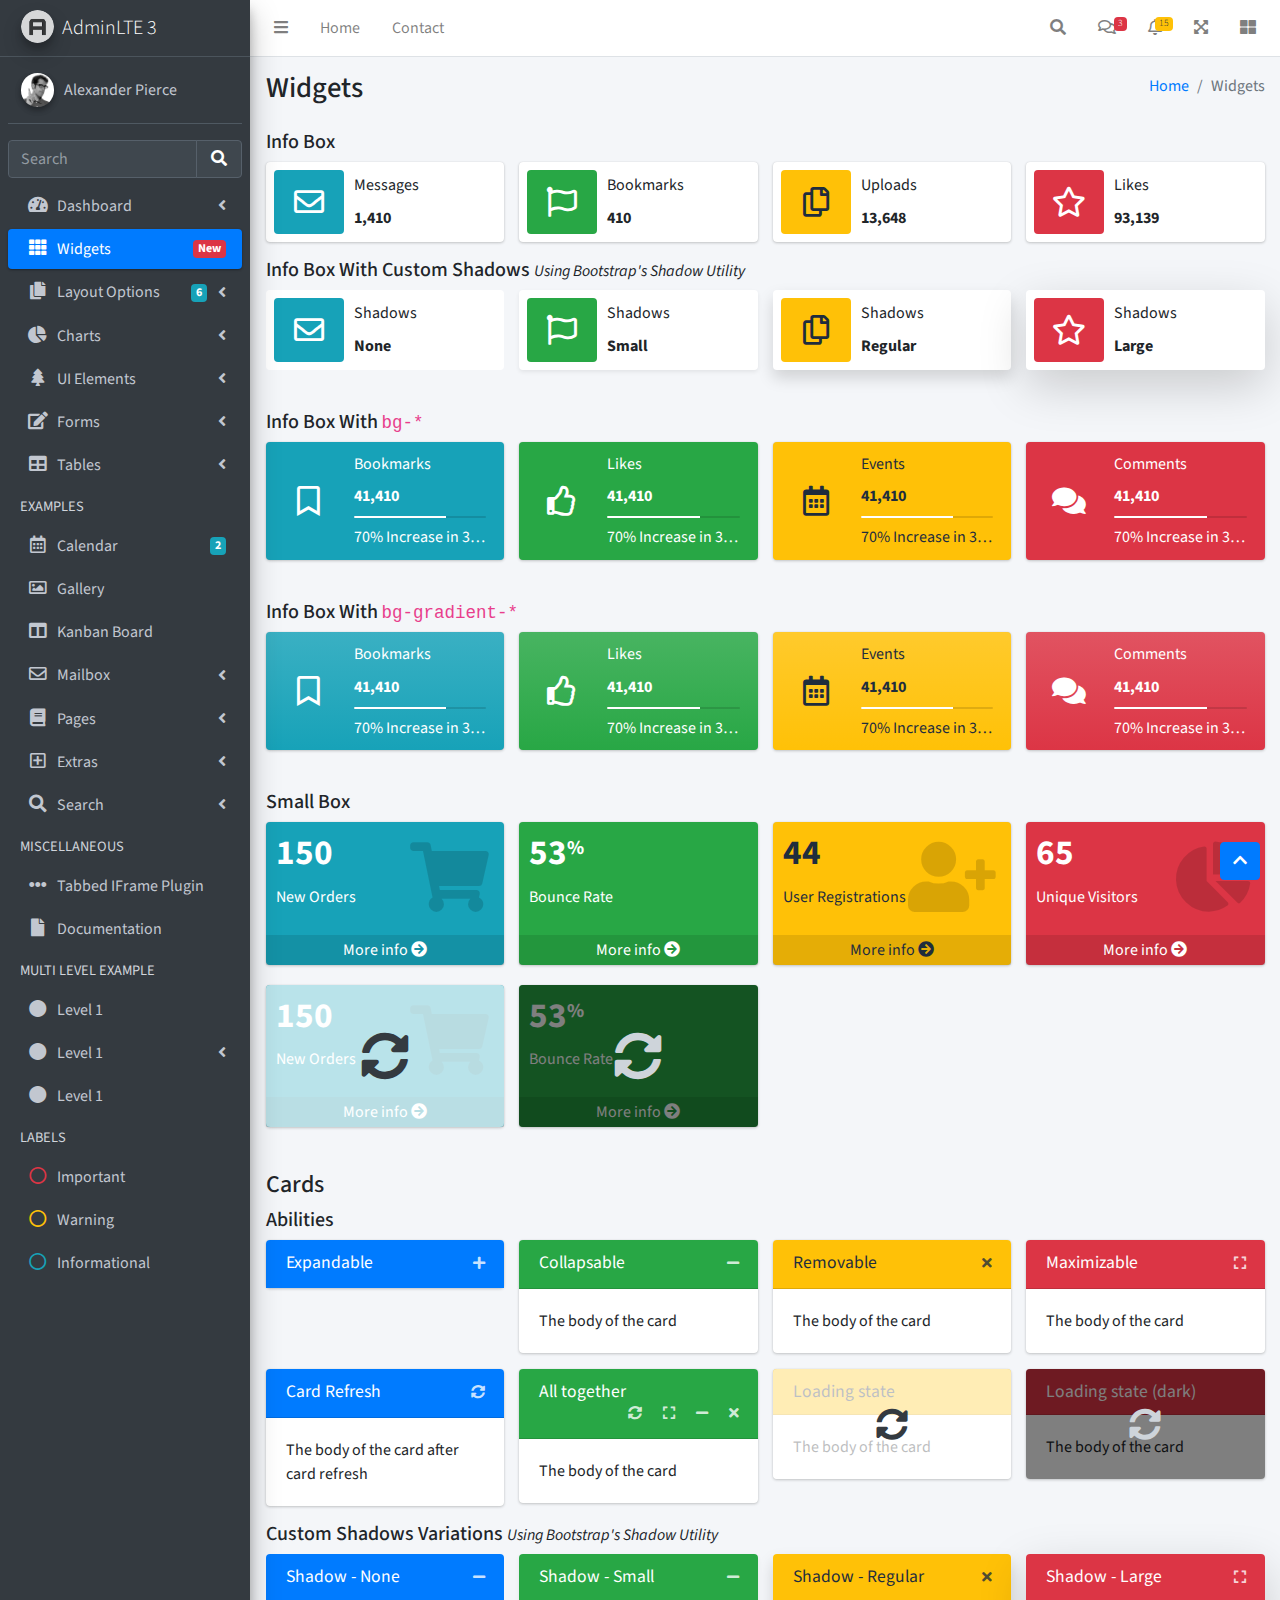
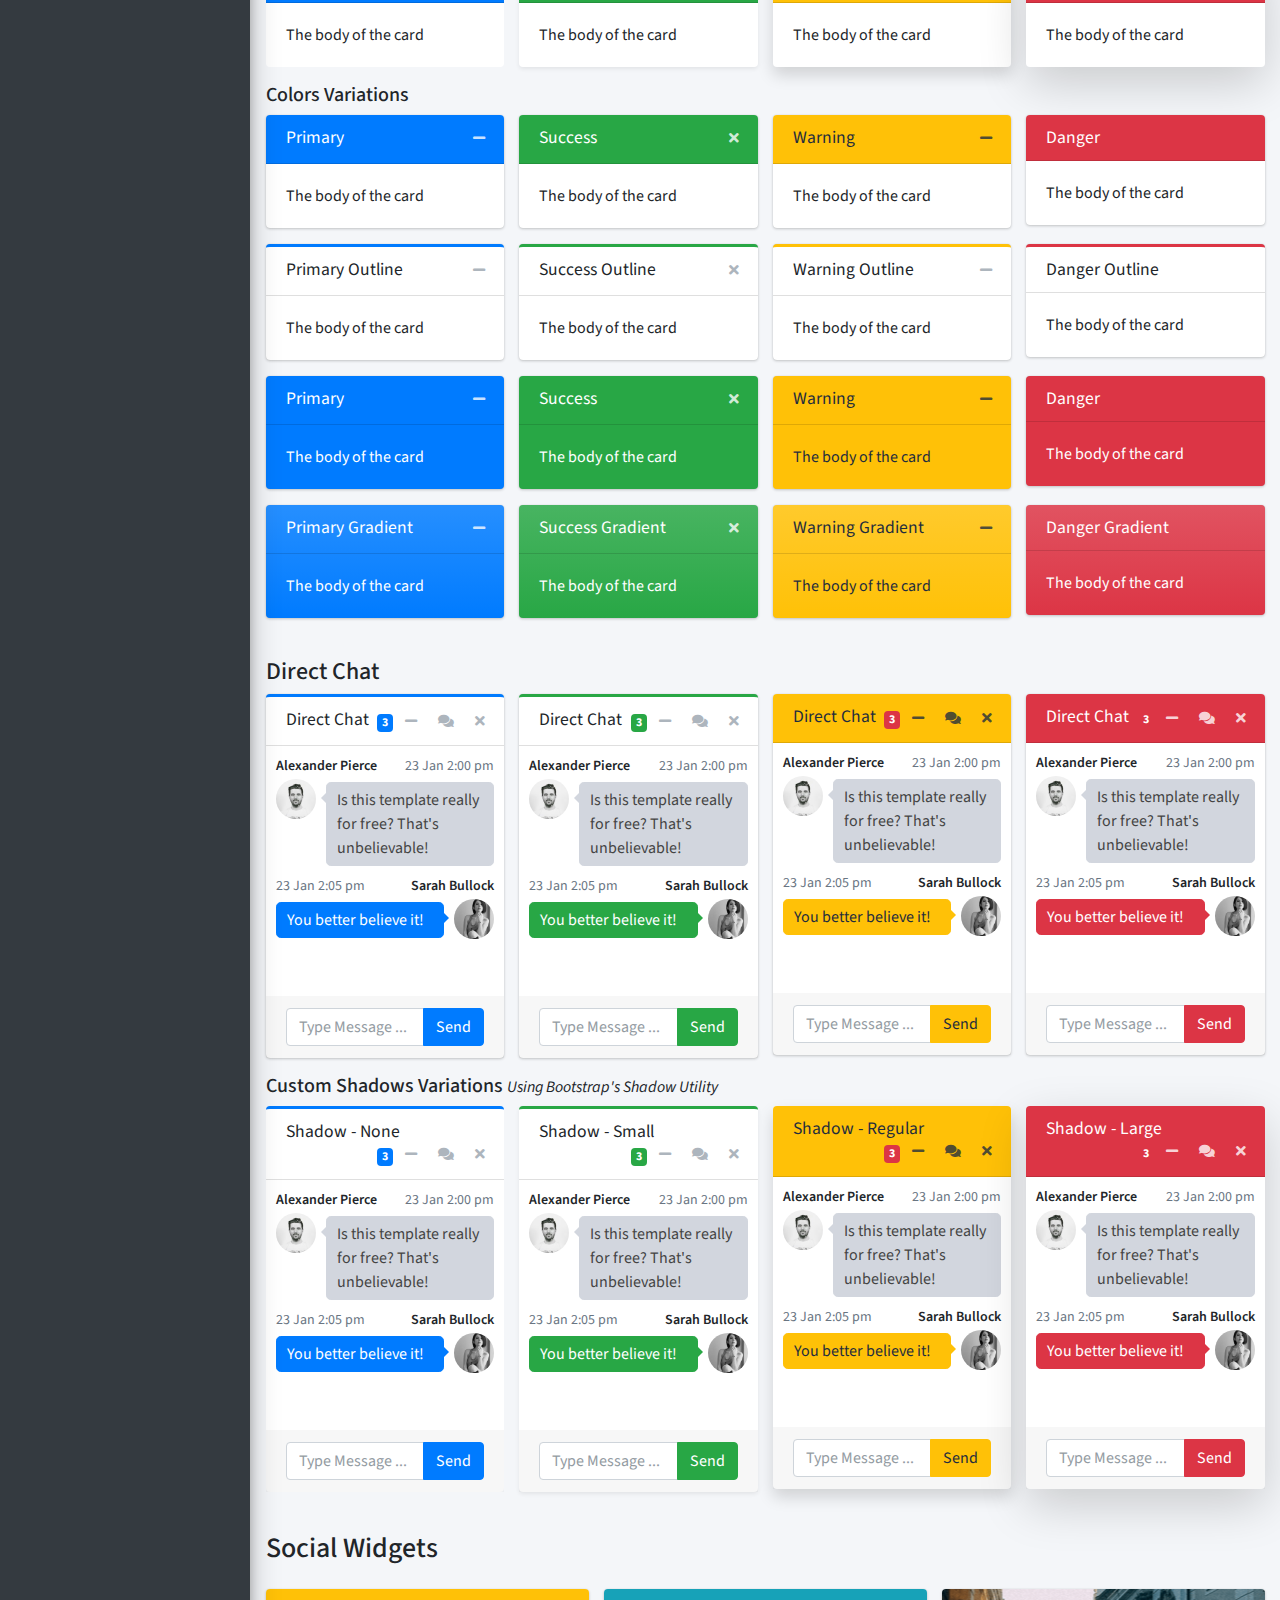
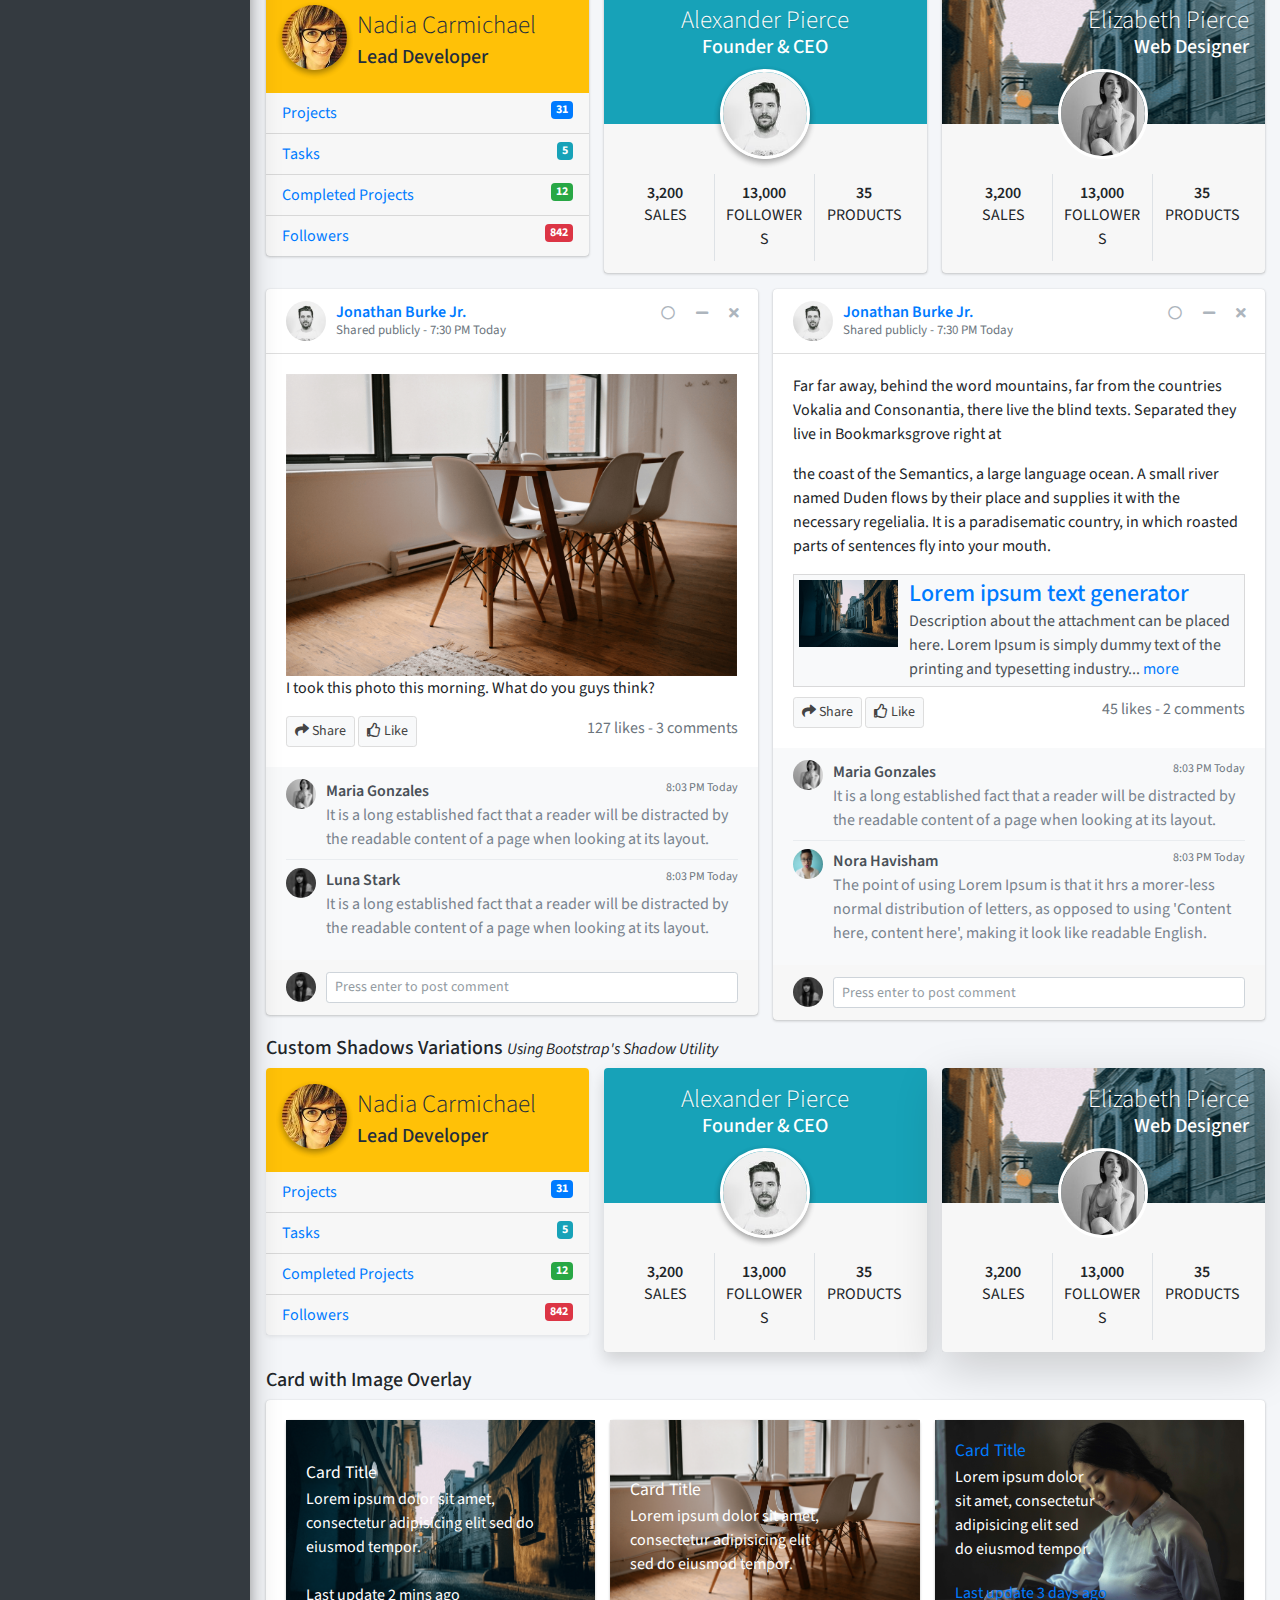
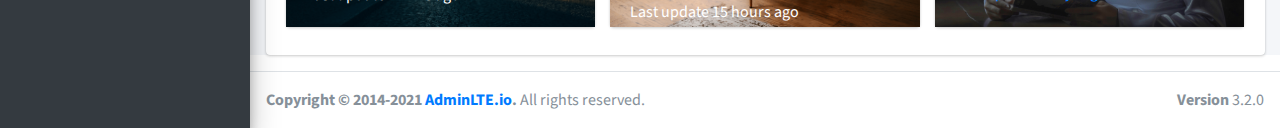
<file: pdo1/assets/pages/widgets.html>
<!DOCTYPE html>
<html lang="en">
<head>
  <meta charset="utf-8">
  <meta name="viewport" content="width=device-width, initial-scale=1">
  <title>AdminLTE 3 | Widgets</title>

  <!-- Google Font: Source Sans Pro -->
  <link rel="stylesheet" href="https://fonts.googleapis.com/css?family=Source+Sans+Pro:300,400,400i,700&display=fallback">
  <!-- Font Awesome -->
  <link rel="stylesheet" href="../plugins/fontawesome-free/css/all.min.css">
  <!-- Ionicons -->
  <link rel="stylesheet" href="https://code.ionicframework.com/ionicons/2.0.1/css/ionicons.min.css">
  <!-- Theme style -->
  <link rel="stylesheet" href="../dist/css/adminlte.min.css">
</head>
<body class="hold-transition sidebar-mini">
<div class="wrapper">
  <!-- Navbar -->
  <nav class="main-header navbar navbar-expand navbar-white navbar-light">
    <!-- Left navbar links -->
    <ul class="navbar-nav">
      <li class="nav-item">
        <a class="nav-link" data-widget="pushmenu" href="#" role="button"><i class="fas fa-bars"></i></a>
      </li>
      <li class="nav-item d-none d-sm-inline-block">
        <a href="../index3.html" class="nav-link">Home</a>
      </li>
      <li class="nav-item d-none d-sm-inline-block">
        <a href="#" class="nav-link">Contact</a>
      </li>
    </ul>

    <!-- Right navbar links -->
    <ul class="navbar-nav ml-auto">
      <!-- Navbar Search -->
      <li class="nav-item">
        <a class="nav-link" data-widget="navbar-search" href="#" role="button">
          <i class="fas fa-search"></i>
        </a>
        <div class="navbar-search-block">
          <form class="form-inline">
            <div class="input-group input-group-sm">
              <input class="form-control form-control-navbar" type="search" placeholder="Search" aria-label="Search">
              <div class="input-group-append">
                <button class="btn btn-navbar" type="submit">
                  <i class="fas fa-search"></i>
                </button>
                <button class="btn btn-navbar" type="button" data-widget="navbar-search">
                  <i class="fas fa-times"></i>
                </button>
              </div>
            </div>
          </form>
        </div>
      </li>

      <!-- Messages Dropdown Menu -->
      <li class="nav-item dropdown">
        <a class="nav-link" data-toggle="dropdown" href="#">
          <i class="far fa-comments"></i>
          <span class="badge badge-danger navbar-badge">3</span>
        </a>
        <div class="dropdown-menu dropdown-menu-lg dropdown-menu-right">
          <a href="#" class="dropdown-item">
            <!-- Message Start -->
            <div class="media">
              <img src="../dist/img/user1-128x128.jpg" alt="User Avatar" class="img-size-50 mr-3 img-circle">
              <div class="media-body">
                <h3 class="dropdown-item-title">
                  Brad Diesel
                  <span class="float-right text-sm text-danger"><i class="fas fa-star"></i></span>
                </h3>
                <p class="text-sm">Call me whenever you can...</p>
                <p class="text-sm text-muted"><i class="far fa-clock mr-1"></i> 4 Hours Ago</p>
              </div>
            </div>
            <!-- Message End -->
          </a>
          <div class="dropdown-divider"></div>
          <a href="#" class="dropdown-item">
            <!-- Message Start -->
            <div class="media">
              <img src="../dist/img/user8-128x128.jpg" alt="User Avatar" class="img-size-50 img-circle mr-3">
              <div class="media-body">
                <h3 class="dropdown-item-title">
                  John Pierce
                  <span class="float-right text-sm text-muted"><i class="fas fa-star"></i></span>
                </h3>
                <p class="text-sm">I got your message bro</p>
                <p class="text-sm text-muted"><i class="far fa-clock mr-1"></i> 4 Hours Ago</p>
              </div>
            </div>
            <!-- Message End -->
          </a>
          <div class="dropdown-divider"></div>
          <a href="#" class="dropdown-item">
            <!-- Message Start -->
            <div class="media">
              <img src="../dist/img/user3-128x128.jpg" alt="User Avatar" class="img-size-50 img-circle mr-3">
              <div class="media-body">
                <h3 class="dropdown-item-title">
                  Nora Silvester
                  <span class="float-right text-sm text-warning"><i class="fas fa-star"></i></span>
                </h3>
                <p class="text-sm">The subject goes here</p>
                <p class="text-sm text-muted"><i class="far fa-clock mr-1"></i> 4 Hours Ago</p>
              </div>
            </div>
            <!-- Message End -->
          </a>
          <div class="dropdown-divider"></div>
          <a href="#" class="dropdown-item dropdown-footer">See All Messages</a>
        </div>
      </li>
      <!-- Notifications Dropdown Menu -->
      <li class="nav-item dropdown">
        <a class="nav-link" data-toggle="dropdown" href="#">
          <i class="far fa-bell"></i>
          <span class="badge badge-warning navbar-badge">15</span>
        </a>
        <div class="dropdown-menu dropdown-menu-lg dropdown-menu-right">
          <span class="dropdown-item dropdown-header">15 Notifications</span>
          <div class="dropdown-divider"></div>
          <a href="#" class="dropdown-item">
            <i class="fas fa-envelope mr-2"></i> 4 new messages
            <span class="float-right text-muted text-sm">3 mins</span>
          </a>
          <div class="dropdown-divider"></div>
          <a href="#" class="dropdown-item">
            <i class="fas fa-users mr-2"></i> 8 friend requests
            <span class="float-right text-muted text-sm">12 hours</span>
          </a>
          <div class="dropdown-divider"></div>
          <a href="#" class="dropdown-item">
            <i class="fas fa-file mr-2"></i> 3 new reports
            <span class="float-right text-muted text-sm">2 days</span>
          </a>
          <div class="dropdown-divider"></div>
          <a href="#" class="dropdown-item dropdown-footer">See All Notifications</a>
        </div>
      </li>
      <li class="nav-item">
        <a class="nav-link" data-widget="fullscreen" href="#" role="button">
          <i class="fas fa-expand-arrows-alt"></i>
        </a>
      </li>
      <li class="nav-item">
        <a class="nav-link" data-widget="control-sidebar" data-slide="true" href="#" role="button">
          <i class="fas fa-th-large"></i>
        </a>
      </li>
    </ul>
  </nav>
  <!-- /.navbar -->

  <!-- Main Sidebar Container -->
  <aside class="main-sidebar sidebar-dark-primary elevation-4">
    <!-- Brand Logo -->
    <a href="../index3.html" class="brand-link">
      <img src="../dist/img/AdminLTELogo.png" alt="AdminLTE Logo" class="brand-image img-circle elevation-3" style="opacity: .8">
      <span class="brand-text font-weight-light">AdminLTE 3</span>
    </a>

    <!-- Sidebar -->
    <div class="sidebar">
      <!-- Sidebar user panel (optional) -->
      <div class="user-panel mt-3 pb-3 mb-3 d-flex">
        <div class="image">
          <img src="../dist/img/user2-160x160.jpg" class="img-circle elevation-2" alt="User Image">
        </div>
        <div class="info">
          <a href="#" class="d-block">Alexander Pierce</a>
        </div>
      </div>

      <!-- SidebarSearch Form -->
      <div class="form-inline">
        <div class="input-group" data-widget="sidebar-search">
          <input class="form-control form-control-sidebar" type="search" placeholder="Search" aria-label="Search">
          <div class="input-group-append">
            <button class="btn btn-sidebar">
              <i class="fas fa-search fa-fw"></i>
            </button>
          </div>
        </div>
      </div>

      <!-- Sidebar Menu -->
      <nav class="mt-2">
        <ul class="nav nav-pills nav-sidebar flex-column" data-widget="treeview" role="menu" data-accordion="false">
          <!-- Add icons to the links using the .nav-icon class
               with font-awesome or any other icon font library -->
          <li class="nav-item">
            <a href="#" class="nav-link">
              <i class="nav-icon fas fa-tachometer-alt"></i>
              <p>
                Dashboard
                <i class="right fas fa-angle-left"></i>
              </p>
            </a>
            <ul class="nav nav-treeview">
              <li class="nav-item">
                <a href="../index.html" class="nav-link">
                  <i class="far fa-circle nav-icon"></i>
                  <p>Dashboard v1</p>
                </a>
              </li>
              <li class="nav-item">
                <a href="../index2.html" class="nav-link">
                  <i class="far fa-circle nav-icon"></i>
                  <p>Dashboard v2</p>
                </a>
              </li>
              <li class="nav-item">
                <a href="../index3.html" class="nav-link">
                  <i class="far fa-circle nav-icon"></i>
                  <p>Dashboard v3</p>
                </a>
              </li>
            </ul>
          </li>
          <li class="nav-item">
            <a href="widgets.html" class="nav-link active">
              <i class="nav-icon fas fa-th"></i>
              <p>
                Widgets
                <span class="right badge badge-danger">New</span>
              </p>
            </a>
          </li>
          <li class="nav-item">
            <a href="#" class="nav-link">
              <i class="nav-icon fas fa-copy"></i>
              <p>
                Layout Options
                <i class="fas fa-angle-left right"></i>
                <span class="badge badge-info right">6</span>
              </p>
            </a>
            <ul class="nav nav-treeview">
              <li class="nav-item">
                <a href="layout/top-nav.html" class="nav-link">
                  <i class="far fa-circle nav-icon"></i>
                  <p>Top Navigation</p>
                </a>
              </li>
              <li class="nav-item">
                <a href="layout/top-nav-sidebar.html" class="nav-link">
                  <i class="far fa-circle nav-icon"></i>
                  <p>Top Navigation + Sidebar</p>
                </a>
              </li>
              <li class="nav-item">
                <a href="layout/boxed.html" class="nav-link">
                  <i class="far fa-circle nav-icon"></i>
                  <p>Boxed</p>
                </a>
              </li>
              <li class="nav-item">
                <a href="layout/fixed-sidebar.html" class="nav-link">
                  <i class="far fa-circle nav-icon"></i>
                  <p>Fixed Sidebar</p>
                </a>
              </li>
              <li class="nav-item">
                <a href="layout/fixed-sidebar-custom.html" class="nav-link">
                  <i class="far fa-circle nav-icon"></i>
                  <p>Fixed Sidebar <small>+ Custom Area</small></p>
                </a>
              </li>
              <li class="nav-item">
                <a href="layout/fixed-topnav.html" class="nav-link">
                  <i class="far fa-circle nav-icon"></i>
                  <p>Fixed Navbar</p>
                </a>
              </li>
              <li class="nav-item">
                <a href="layout/fixed-footer.html" class="nav-link">
                  <i class="far fa-circle nav-icon"></i>
                  <p>Fixed Footer</p>
                </a>
              </li>
              <li class="nav-item">
                <a href="layout/collapsed-sidebar.html" class="nav-link">
                  <i class="far fa-circle nav-icon"></i>
                  <p>Collapsed Sidebar</p>
                </a>
              </li>
            </ul>
          </li>
          <li class="nav-item">
            <a href="#" class="nav-link">
              <i class="nav-icon fas fa-chart-pie"></i>
              <p>
                Charts
                <i class="right fas fa-angle-left"></i>
              </p>
            </a>
            <ul class="nav nav-treeview">
              <li class="nav-item">
                <a href="charts/chartjs.html" class="nav-link">
                  <i class="far fa-circle nav-icon"></i>
                  <p>ChartJS</p>
                </a>
              </li>
              <li class="nav-item">
                <a href="charts/flot.html" class="nav-link">
                  <i class="far fa-circle nav-icon"></i>
                  <p>Flot</p>
                </a>
              </li>
              <li class="nav-item">
                <a href="charts/inline.html" class="nav-link">
                  <i class="far fa-circle nav-icon"></i>
                  <p>Inline</p>
                </a>
              </li>
              <li class="nav-item">
                <a href="charts/uplot.html" class="nav-link">
                  <i class="far fa-circle nav-icon"></i>
                  <p>uPlot</p>
                </a>
              </li>
            </ul>
          </li>
          <li class="nav-item">
            <a href="#" class="nav-link">
              <i class="nav-icon fas fa-tree"></i>
              <p>
                UI Elements
                <i class="fas fa-angle-left right"></i>
              </p>
            </a>
            <ul class="nav nav-treeview">
              <li class="nav-item">
                <a href="UI/general.html" class="nav-link">
                  <i class="far fa-circle nav-icon"></i>
                  <p>General</p>
                </a>
              </li>
              <li class="nav-item">
                <a href="UI/icons.html" class="nav-link">
                  <i class="far fa-circle nav-icon"></i>
                  <p>Icons</p>
                </a>
              </li>
              <li class="nav-item">
                <a href="UI/buttons.html" class="nav-link">
                  <i class="far fa-circle nav-icon"></i>
                  <p>Buttons</p>
                </a>
              </li>
              <li class="nav-item">
                <a href="UI/sliders.html" class="nav-link">
                  <i class="far fa-circle nav-icon"></i>
                  <p>Sliders</p>
                </a>
              </li>
              <li class="nav-item">
                <a href="UI/modals.html" class="nav-link">
                  <i class="far fa-circle nav-icon"></i>
                  <p>Modals & Alerts</p>
                </a>
              </li>
              <li class="nav-item">
                <a href="UI/navbar.html" class="nav-link">
                  <i class="far fa-circle nav-icon"></i>
                  <p>Navbar & Tabs</p>
                </a>
              </li>
              <li class="nav-item">
                <a href="UI/timeline.html" class="nav-link">
                  <i class="far fa-circle nav-icon"></i>
                  <p>Timeline</p>
                </a>
              </li>
              <li class="nav-item">
                <a href="UI/ribbons.html" class="nav-link">
                  <i class="far fa-circle nav-icon"></i>
                  <p>Ribbons</p>
                </a>
              </li>
            </ul>
          </li>
          <li class="nav-item">
            <a href="#" class="nav-link">
              <i class="nav-icon fas fa-edit"></i>
              <p>
                Forms
                <i class="fas fa-angle-left right"></i>
              </p>
            </a>
            <ul class="nav nav-treeview">
              <li class="nav-item">
                <a href="forms/general.html" class="nav-link">
                  <i class="far fa-circle nav-icon"></i>
                  <p>General Elements</p>
                </a>
              </li>
              <li class="nav-item">
                <a href="forms/advanced.html" class="nav-link">
                  <i class="far fa-circle nav-icon"></i>
                  <p>Advanced Elements</p>
                </a>
              </li>
              <li class="nav-item">
                <a href="forms/editors.html" class="nav-link">
                  <i class="far fa-circle nav-icon"></i>
                  <p>Editors</p>
                </a>
              </li>
              <li class="nav-item">
                <a href="forms/validation.html" class="nav-link">
                  <i class="far fa-circle nav-icon"></i>
                  <p>Validation</p>
                </a>
              </li>
            </ul>
          </li>
          <li class="nav-item">
            <a href="#" class="nav-link">
              <i class="nav-icon fas fa-table"></i>
              <p>
                Tables
                <i class="fas fa-angle-left right"></i>
              </p>
            </a>
            <ul class="nav nav-treeview">
              <li class="nav-item">
                <a href="tables/simple.html" class="nav-link">
                  <i class="far fa-circle nav-icon"></i>
                  <p>Simple Tables</p>
                </a>
              </li>
              <li class="nav-item">
                <a href="tables/data.html" class="nav-link">
                  <i class="far fa-circle nav-icon"></i>
                  <p>DataTables</p>
                </a>
              </li>
              <li class="nav-item">
                <a href="tables/jsgrid.html" class="nav-link">
                  <i class="far fa-circle nav-icon"></i>
                  <p>jsGrid</p>
                </a>
              </li>
            </ul>
          </li>
          <li class="nav-header">EXAMPLES</li>
          <li class="nav-item">
            <a href="calendar.html" class="nav-link">
              <i class="nav-icon far fa-calendar-alt"></i>
              <p>
                Calendar
                <span class="badge badge-info right">2</span>
              </p>
            </a>
          </li>
          <li class="nav-item">
            <a href="gallery.html" class="nav-link">
              <i class="nav-icon far fa-image"></i>
              <p>
                Gallery
              </p>
            </a>
          </li>
          <li class="nav-item">
            <a href="kanban.html" class="nav-link">
              <i class="nav-icon fas fa-columns"></i>
              <p>
                Kanban Board
              </p>
            </a>
          </li>
          <li class="nav-item">
            <a href="#" class="nav-link">
              <i class="nav-icon far fa-envelope"></i>
              <p>
                Mailbox
                <i class="fas fa-angle-left right"></i>
              </p>
            </a>
            <ul class="nav nav-treeview">
              <li class="nav-item">
                <a href="mailbox/mailbox.html" class="nav-link">
                  <i class="far fa-circle nav-icon"></i>
                  <p>Inbox</p>
                </a>
              </li>
              <li class="nav-item">
                <a href="mailbox/compose.html" class="nav-link">
                  <i class="far fa-circle nav-icon"></i>
                  <p>Compose</p>
                </a>
              </li>
              <li class="nav-item">
                <a href="mailbox/read-mail.html" class="nav-link">
                  <i class="far fa-circle nav-icon"></i>
                  <p>Read</p>
                </a>
              </li>
            </ul>
          </li>
          <li class="nav-item">
            <a href="#" class="nav-link">
              <i class="nav-icon fas fa-book"></i>
              <p>
                Pages
                <i class="fas fa-angle-left right"></i>
              </p>
            </a>
            <ul class="nav nav-treeview">
              <li class="nav-item">
                <a href="examples/invoice.html" class="nav-link">
                  <i class="far fa-circle nav-icon"></i>
                  <p>Invoice</p>
                </a>
              </li>
              <li class="nav-item">
                <a href="examples/profile.html" class="nav-link">
                  <i class="far fa-circle nav-icon"></i>
                  <p>Profile</p>
                </a>
              </li>
              <li class="nav-item">
                <a href="examples/e-commerce.html" class="nav-link">
                  <i class="far fa-circle nav-icon"></i>
                  <p>E-commerce</p>
                </a>
              </li>
              <li class="nav-item">
                <a href="examples/projects.html" class="nav-link">
                  <i class="far fa-circle nav-icon"></i>
                  <p>Projects</p>
                </a>
              </li>
              <li class="nav-item">
                <a href="examples/project-add.html" class="nav-link">
                  <i class="far fa-circle nav-icon"></i>
                  <p>Project Add</p>
                </a>
              </li>
              <li class="nav-item">
                <a href="examples/project-edit.html" class="nav-link">
                  <i class="far fa-circle nav-icon"></i>
                  <p>Project Edit</p>
                </a>
              </li>
              <li class="nav-item">
                <a href="examples/project-detail.html" class="nav-link">
                  <i class="far fa-circle nav-icon"></i>
                  <p>Project Detail</p>
                </a>
              </li>
              <li class="nav-item">
                <a href="examples/contacts.html" class="nav-link">
                  <i class="far fa-circle nav-icon"></i>
                  <p>Contacts</p>
                </a>
              </li>
              <li class="nav-item">
                <a href="examples/faq.html" class="nav-link">
                  <i class="far fa-circle nav-icon"></i>
                  <p>FAQ</p>
                </a>
              </li>
              <li class="nav-item">
                <a href="examples/contact-us.html" class="nav-link">
                  <i class="far fa-circle nav-icon"></i>
                  <p>Contact us</p>
                </a>
              </li>
            </ul>
          </li>
          <li class="nav-item">
            <a href="#" class="nav-link">
              <i class="nav-icon far fa-plus-square"></i>
              <p>
                Extras
                <i class="fas fa-angle-left right"></i>
              </p>
            </a>
            <ul class="nav nav-treeview">
              <li class="nav-item">
                <a href="#" class="nav-link">
                  <i class="far fa-circle nav-icon"></i>
                  <p>
                    Login & Register v1
                    <i class="fas fa-angle-left right"></i>
                  </p>
                </a>
                <ul class="nav nav-treeview">
                  <li class="nav-item">
                    <a href="examples/login.html" class="nav-link">
                      <i class="far fa-circle nav-icon"></i>
                      <p>Login v1</p>
                    </a>
                  </li>
                  <li class="nav-item">
                    <a href="examples/register.html" class="nav-link">
                      <i class="far fa-circle nav-icon"></i>
                      <p>Register v1</p>
                    </a>
                  </li>
                  <li class="nav-item">
                    <a href="examples/forgot-password.html" class="nav-link">
                      <i class="far fa-circle nav-icon"></i>
                      <p>Forgot Password v1</p>
                    </a>
                  </li>
                  <li class="nav-item">
                    <a href="examples/recover-password.html" class="nav-link">
                      <i class="far fa-circle nav-icon"></i>
                      <p>Recover Password v1</p>
                    </a>
                  </li>
                </ul>
              </li>
              <li class="nav-item">
                <a href="#" class="nav-link">
                  <i class="far fa-circle nav-icon"></i>
                  <p>
                    Login & Register v2
                    <i class="fas fa-angle-left right"></i>
                  </p>
                </a>
                <ul class="nav nav-treeview">
                  <li class="nav-item">
                    <a href="examples/login-v2.html" class="nav-link">
                      <i class="far fa-circle nav-icon"></i>
                      <p>Login v2</p>
                    </a>
                  </li>
                  <li class="nav-item">
                    <a href="examples/register-v2.html" class="nav-link">
                      <i class="far fa-circle nav-icon"></i>
                      <p>Register v2</p>
                    </a>
                  </li>
                  <li class="nav-item">
                    <a href="examples/forgot-password-v2.html" class="nav-link">
                      <i class="far fa-circle nav-icon"></i>
                      <p>Forgot Password v2</p>
                    </a>
                  </li>
                  <li class="nav-item">
                    <a href="examples/recover-password-v2.html" class="nav-link">
                      <i class="far fa-circle nav-icon"></i>
                      <p>Recover Password v2</p>
                    </a>
                  </li>
                </ul>
              </li>
              <li class="nav-item">
                <a href="examples/lockscreen.html" class="nav-link">
                  <i class="far fa-circle nav-icon"></i>
                  <p>Lockscreen</p>
                </a>
              </li>
              <li class="nav-item">
                <a href="examples/legacy-user-menu.html" class="nav-link">
                  <i class="far fa-circle nav-icon"></i>
                  <p>Legacy User Menu</p>
                </a>
              </li>
              <li class="nav-item">
                <a href="examples/language-menu.html" class="nav-link">
                  <i class="far fa-circle nav-icon"></i>
                  <p>Language Menu</p>
                </a>
              </li>
              <li class="nav-item">
                <a href="examples/404.html" class="nav-link">
                  <i class="far fa-circle nav-icon"></i>
                  <p>Error 404</p>
                </a>
              </li>
              <li class="nav-item">
                <a href="examples/500.html" class="nav-link">
                  <i class="far fa-circle nav-icon"></i>
                  <p>Error 500</p>
                </a>
              </li>
              <li class="nav-item">
                <a href="examples/pace.html" class="nav-link">
                  <i class="far fa-circle nav-icon"></i>
                  <p>Pace</p>
                </a>
              </li>
              <li class="nav-item">
                <a href="examples/blank.html" class="nav-link">
                  <i class="far fa-circle nav-icon"></i>
                  <p>Blank Page</p>
                </a>
              </li>
              <li class="nav-item">
                <a href="../starter.html" class="nav-link">
                  <i class="far fa-circle nav-icon"></i>
                  <p>Starter Page</p>
                </a>
              </li>
            </ul>
          </li>
          <li class="nav-item">
            <a href="#" class="nav-link">
              <i class="nav-icon fas fa-search"></i>
              <p>
                Search
                <i class="fas fa-angle-left right"></i>
              </p>
            </a>
            <ul class="nav nav-treeview">
              <li class="nav-item">
                <a href="search/simple.html" class="nav-link">
                  <i class="far fa-circle nav-icon"></i>
                  <p>Simple Search</p>
                </a>
              </li>
              <li class="nav-item">
                <a href="search/enhanced.html" class="nav-link">
                  <i class="far fa-circle nav-icon"></i>
                  <p>Enhanced</p>
                </a>
              </li>
            </ul>
          </li>
          <li class="nav-header">MISCELLANEOUS</li>
          <li class="nav-item">
            <a href="../iframe.html" class="nav-link">
              <i class="nav-icon fas fa-ellipsis-h"></i>
              <p>Tabbed IFrame Plugin</p>
            </a>
          </li>
          <li class="nav-item">
            <a href="https://adminlte.io/docs/3.1/" class="nav-link">
              <i class="nav-icon fas fa-file"></i>
              <p>Documentation</p>
            </a>
          </li>
          <li class="nav-header">MULTI LEVEL EXAMPLE</li>
          <li class="nav-item">
            <a href="#" class="nav-link">
              <i class="fas fa-circle nav-icon"></i>
              <p>Level 1</p>
            </a>
          </li>
          <li class="nav-item">
            <a href="#" class="nav-link">
              <i class="nav-icon fas fa-circle"></i>
              <p>
                Level 1
                <i class="right fas fa-angle-left"></i>
              </p>
            </a>
            <ul class="nav nav-treeview">
              <li class="nav-item">
                <a href="#" class="nav-link">
                  <i class="far fa-circle nav-icon"></i>
                  <p>Level 2</p>
                </a>
              </li>
              <li class="nav-item">
                <a href="#" class="nav-link">
                  <i class="far fa-circle nav-icon"></i>
                  <p>
                    Level 2
                    <i class="right fas fa-angle-left"></i>
                  </p>
                </a>
                <ul class="nav nav-treeview">
                  <li class="nav-item">
                    <a href="#" class="nav-link">
                      <i class="far fa-dot-circle nav-icon"></i>
                      <p>Level 3</p>
                    </a>
                  </li>
                  <li class="nav-item">
                    <a href="#" class="nav-link">
                      <i class="far fa-dot-circle nav-icon"></i>
                      <p>Level 3</p>
                    </a>
                  </li>
                  <li class="nav-item">
                    <a href="#" class="nav-link">
                      <i class="far fa-dot-circle nav-icon"></i>
                      <p>Level 3</p>
                    </a>
                  </li>
                </ul>
              </li>
              <li class="nav-item">
                <a href="#" class="nav-link">
                  <i class="far fa-circle nav-icon"></i>
                  <p>Level 2</p>
                </a>
              </li>
            </ul>
          </li>
          <li class="nav-item">
            <a href="#" class="nav-link">
              <i class="fas fa-circle nav-icon"></i>
              <p>Level 1</p>
            </a>
          </li>
          <li class="nav-header">LABELS</li>
          <li class="nav-item">
            <a href="#" class="nav-link">
              <i class="nav-icon far fa-circle text-danger"></i>
              <p class="text">Important</p>
            </a>
          </li>
          <li class="nav-item">
            <a href="#" class="nav-link">
              <i class="nav-icon far fa-circle text-warning"></i>
              <p>Warning</p>
            </a>
          </li>
          <li class="nav-item">
            <a href="#" class="nav-link">
              <i class="nav-icon far fa-circle text-info"></i>
              <p>Informational</p>
            </a>
          </li>
        </ul>
      </nav>
      <!-- /.sidebar-menu -->
    </div>
    <!-- /.sidebar -->
  </aside>

  <!-- Content Wrapper. Contains page content -->
  <div class="content-wrapper">
    <!-- Content Header (Page header) -->
    <section class="content-header">
      <div class="container-fluid">
        <div class="row mb-2">
          <div class="col-sm-6">
            <h1>Widgets</h1>
          </div>
          <div class="col-sm-6">
            <ol class="breadcrumb float-sm-right">
              <li class="breadcrumb-item"><a href="#">Home</a></li>
              <li class="breadcrumb-item active">Widgets</li>
            </ol>
          </div>
        </div>
      </div><!-- /.container-fluid -->
    </section>

    <!-- Main content -->
    <section class="content">
      <div class="container-fluid">
        <h5 class="mb-2">Info Box</h5>
        <div class="row">
          <div class="col-md-3 col-sm-6 col-12">
            <div class="info-box">
              <span class="info-box-icon bg-info"><i class="far fa-envelope"></i></span>

              <div class="info-box-content">
                <span class="info-box-text">Messages</span>
                <span class="info-box-number">1,410</span>
              </div>
              <!-- /.info-box-content -->
            </div>
            <!-- /.info-box -->
          </div>
          <!-- /.col -->
          <div class="col-md-3 col-sm-6 col-12">
            <div class="info-box">
              <span class="info-box-icon bg-success"><i class="far fa-flag"></i></span>

              <div class="info-box-content">
                <span class="info-box-text">Bookmarks</span>
                <span class="info-box-number">410</span>
              </div>
              <!-- /.info-box-content -->
            </div>
            <!-- /.info-box -->
          </div>
          <!-- /.col -->
          <div class="col-md-3 col-sm-6 col-12">
            <div class="info-box">
              <span class="info-box-icon bg-warning"><i class="far fa-copy"></i></span>

              <div class="info-box-content">
                <span class="info-box-text">Uploads</span>
                <span class="info-box-number">13,648</span>
              </div>
              <!-- /.info-box-content -->
            </div>
            <!-- /.info-box -->
          </div>
          <!-- /.col -->
          <div class="col-md-3 col-sm-6 col-12">
            <div class="info-box">
              <span class="info-box-icon bg-danger"><i class="far fa-star"></i></span>

              <div class="info-box-content">
                <span class="info-box-text">Likes</span>
                <span class="info-box-number">93,139</span>
              </div>
              <!-- /.info-box-content -->
            </div>
            <!-- /.info-box -->
          </div>
          <!-- /.col -->
        </div>
        <!-- /.row -->

        <!-- =========================================================== -->
        <h5 class="mb-2">Info Box With Custom Shadows <small><i>Using Bootstrap's Shadow Utility</i></small></h5>
        <div class="row">
          <div class="col-md-3 col-sm-6 col-12">
            <div class="info-box shadow-none">
              <span class="info-box-icon bg-info"><i class="far fa-envelope"></i></span>

              <div class="info-box-content">
                <span class="info-box-text">Shadows</span>
                <span class="info-box-number">None</span>
              </div>
              <!-- /.info-box-content -->
            </div>
            <!-- /.info-box -->
          </div>
          <!-- /.col -->
          <div class="col-md-3 col-sm-6 col-12">
            <div class="info-box shadow-sm">
              <span class="info-box-icon bg-success"><i class="far fa-flag"></i></span>

              <div class="info-box-content">
                <span class="info-box-text">Shadows</span>
                <span class="info-box-number">Small</span>
              </div>
              <!-- /.info-box-content -->
            </div>
            <!-- /.info-box -->
          </div>
          <!-- /.col -->
          <div class="col-md-3 col-sm-6 col-12">
            <div class="info-box shadow">
              <span class="info-box-icon bg-warning"><i class="far fa-copy"></i></span>

              <div class="info-box-content">
                <span class="info-box-text">Shadows</span>
                <span class="info-box-number">Regular</span>
              </div>
              <!-- /.info-box-content -->
            </div>
            <!-- /.info-box -->
          </div>
          <!-- /.col -->
          <div class="col-md-3 col-sm-6 col-12">
            <div class="info-box shadow-lg">
              <span class="info-box-icon bg-danger"><i class="far fa-star"></i></span>

              <div class="info-box-content">
                <span class="info-box-text">Shadows</span>
                <span class="info-box-number">Large</span>
              </div>
              <!-- /.info-box-content -->
            </div>
            <!-- /.info-box -->
          </div>
          <!-- /.col -->
        </div>
        <!-- /.row -->

        <!-- =========================================================== -->
        <h5 class="mt-4 mb-2">Info Box With <code>bg-*</code></h5>
        <div class="row">
          <div class="col-md-3 col-sm-6 col-12">
            <div class="info-box bg-info">
              <span class="info-box-icon"><i class="far fa-bookmark"></i></span>

              <div class="info-box-content">
                <span class="info-box-text">Bookmarks</span>
                <span class="info-box-number">41,410</span>

                <div class="progress">
                  <div class="progress-bar" style="width: 70%"></div>
                </div>
                <span class="progress-description">
                  70% Increase in 30 Days
                </span>
              </div>
              <!-- /.info-box-content -->
            </div>
            <!-- /.info-box -->
          </div>
          <!-- /.col -->
          <div class="col-md-3 col-sm-6 col-12">
            <div class="info-box bg-success">
              <span class="info-box-icon"><i class="far fa-thumbs-up"></i></span>

              <div class="info-box-content">
                <span class="info-box-text">Likes</span>
                <span class="info-box-number">41,410</span>

                <div class="progress">
                  <div class="progress-bar" style="width: 70%"></div>
                </div>
                <span class="progress-description">
                  70% Increase in 30 Days
                </span>
              </div>
              <!-- /.info-box-content -->
            </div>
            <!-- /.info-box -->
          </div>
          <!-- /.col -->
          <div class="col-md-3 col-sm-6 col-12">
            <div class="info-box bg-warning">
              <span class="info-box-icon"><i class="far fa-calendar-alt"></i></span>

              <div class="info-box-content">
                <span class="info-box-text">Events</span>
                <span class="info-box-number">41,410</span>

                <div class="progress">
                  <div class="progress-bar" style="width: 70%"></div>
                </div>
                <span class="progress-description">
                  70% Increase in 30 Days
                </span>
              </div>
              <!-- /.info-box-content -->
            </div>
            <!-- /.info-box -->
          </div>
          <!-- /.col -->
          <div class="col-md-3 col-sm-6 col-12">
            <div class="info-box bg-danger">
              <span class="info-box-icon"><i class="fas fa-comments"></i></span>

              <div class="info-box-content">
                <span class="info-box-text">Comments</span>
                <span class="info-box-number">41,410</span>

                <div class="progress">
                  <div class="progress-bar" style="width: 70%"></div>
                </div>
                <span class="progress-description">
                  70% Increase in 30 Days
                </span>
              </div>
              <!-- /.info-box-content -->
            </div>
            <!-- /.info-box -->
          </div>
          <!-- /.col -->
        </div>
        <!-- /.row -->

        <!-- =========================================================== -->
        <h5 class="mt-4 mb-2">Info Box With <code>bg-gradient-*</code></h5>
        <div class="row">
          <div class="col-md-3 col-sm-6 col-12">
            <div class="info-box bg-gradient-info">
              <span class="info-box-icon"><i class="far fa-bookmark"></i></span>

              <div class="info-box-content">
                <span class="info-box-text">Bookmarks</span>
                <span class="info-box-number">41,410</span>

                <div class="progress">
                  <div class="progress-bar" style="width: 70%"></div>
                </div>
                <span class="progress-description">
                  70% Increase in 30 Days
                </span>
              </div>
              <!-- /.info-box-content -->
            </div>
            <!-- /.info-box -->
          </div>
          <!-- /.col -->
          <div class="col-md-3 col-sm-6 col-12">
            <div class="info-box bg-gradient-success">
              <span class="info-box-icon"><i class="far fa-thumbs-up"></i></span>

              <div class="info-box-content">
                <span class="info-box-text">Likes</span>
                <span class="info-box-number">41,410</span>

                <div class="progress">
                  <div class="progress-bar" style="width: 70%"></div>
                </div>
                <span class="progress-description">
                  70% Increase in 30 Days
                </span>
              </div>
              <!-- /.info-box-content -->
            </div>
            <!-- /.info-box -->
          </div>
          <!-- /.col -->
          <div class="col-md-3 col-sm-6 col-12">
            <div class="info-box bg-gradient-warning">
              <span class="info-box-icon"><i class="far fa-calendar-alt"></i></span>

              <div class="info-box-content">
                <span class="info-box-text">Events</span>
                <span class="info-box-number">41,410</span>

                <div class="progress">
                  <div class="progress-bar" style="width: 70%"></div>
                </div>
                <span class="progress-description">
                  70% Increase in 30 Days
                </span>
              </div>
              <!-- /.info-box-content -->
            </div>
            <!-- /.info-box -->
          </div>
          <!-- /.col -->
          <div class="col-md-3 col-sm-6 col-12">
            <div class="info-box bg-gradient-danger">
              <span class="info-box-icon"><i class="fas fa-comments"></i></span>

              <div class="info-box-content">
                <span class="info-box-text">Comments</span>
                <span class="info-box-number">41,410</span>

                <div class="progress">
                  <div class="progress-bar" style="width: 70%"></div>
                </div>
                <span class="progress-description">
                  70% Increase in 30 Days
                </span>
              </div>
              <!-- /.info-box-content -->
            </div>
            <!-- /.info-box -->
          </div>
          <!-- /.col -->
        </div>
        <!-- /.row -->

        <!-- =========================================================== -->

        <!-- Small Box (Stat card) -->
        <h5 class="mb-2 mt-4">Small Box</h5>
        <div class="row">
          <div class="col-lg-3 col-6">
            <!-- small card -->
            <div class="small-box bg-info">
              <div class="inner">
                <h3>150</h3>

                <p>New Orders</p>
              </div>
              <div class="icon">
                <i class="fas fa-shopping-cart"></i>
              </div>
              <a href="#" class="small-box-footer">
                More info <i class="fas fa-arrow-circle-right"></i>
              </a>
            </div>
          </div>
          <!-- ./col -->
          <div class="col-lg-3 col-6">
            <!-- small card -->
            <div class="small-box bg-success">
              <div class="inner">
                <h3>53<sup style="font-size: 20px">%</sup></h3>

                <p>Bounce Rate</p>
              </div>
              <div class="icon">
                <i class="ion ion-stats-bars"></i>
              </div>
              <a href="#" class="small-box-footer">
                More info <i class="fas fa-arrow-circle-right"></i>
              </a>
            </div>
          </div>
          <!-- ./col -->
          <div class="col-lg-3 col-6">
            <!-- small card -->
            <div class="small-box bg-warning">
              <div class="inner">
                <h3>44</h3>

                <p>User Registrations</p>
              </div>
              <div class="icon">
                <i class="fas fa-user-plus"></i>
              </div>
              <a href="#" class="small-box-footer">
                More info <i class="fas fa-arrow-circle-right"></i>
              </a>
            </div>
          </div>
          <!-- ./col -->
          <div class="col-lg-3 col-6">
            <!-- small card -->
            <div class="small-box bg-danger">
              <div class="inner">
                <h3>65</h3>

                <p>Unique Visitors</p>
              </div>
              <div class="icon">
                <i class="fas fa-chart-pie"></i>
              </div>
              <a href="#" class="small-box-footer">
                More info <i class="fas fa-arrow-circle-right"></i>
              </a>
            </div>
          </div>
          <!-- ./col -->
        </div>
        <!-- /.row -->

        <!-- Small Box (Stat card) -->
        <div class="row">
          <div class="col-lg-3 col-6">
            <!-- small card -->
            <div class="small-box bg-info">
              <!-- Loading (remove the following to stop the loading)-->
              <div class="overlay">
                <i class="fas fa-3x fa-sync-alt"></i>
              </div>
              <!-- end loading -->
              <div class="inner">
                <h3>150</h3>

                <p>New Orders</p>
              </div>
              <div class="icon">
                <i class="fas fa-shopping-cart"></i>
              </div>
              <a href="#" class="small-box-footer">
                More info <i class="fas fa-arrow-circle-right"></i>
              </a>
            </div>
          </div>
          <!-- ./col -->
          <div class="col-lg-3 col-6">
            <!-- small card -->
            <div class="small-box bg-success">
              <!-- Loading (remove the following to stop the loading)-->
              <div class="overlay dark">
                <i class="fas fa-3x fa-sync-alt"></i>
              </div>
              <!-- end loading -->
              <div class="inner">
                <h3>53<sup style="font-size: 20px">%</sup></h3>

                <p>Bounce Rate</p>
              </div>
              <div class="icon">
                <i class="ion ion-stats-bars"></i>
              </div>
              <a href="#" class="small-box-footer">
                More info <i class="fas fa-arrow-circle-right"></i>
              </a>
            </div>
          </div>
          <!-- ./col -->
        </div>
        <!-- /.row -->

        <!-- =========================================================== -->
        <h4 class="mb-2 mt-4">Cards</h4>
        <h5 class="mb-2">Abilities</h5>
        <div class="row">
          <div class="col-md-3">
            <div class="card card-primary collapsed-card">
              <div class="card-header">
                <h3 class="card-title">Expandable</h3>

                <div class="card-tools">
                  <button type="button" class="btn btn-tool" data-card-widget="collapse"><i class="fas fa-plus"></i>
                  </button>
                </div>
                <!-- /.card-tools -->
              </div>
              <!-- /.card-header -->
              <div class="card-body">
                The body of the card
              </div>
              <!-- /.card-body -->
            </div>
            <!-- /.card -->
          </div>
          <!-- /.col -->
          <div class="col-md-3">
            <div class="card card-success">
              <div class="card-header">
                <h3 class="card-title">Collapsable</h3>

                <div class="card-tools">
                  <button type="button" class="btn btn-tool" data-card-widget="collapse"><i class="fas fa-minus"></i>
                  </button>
                </div>
                <!-- /.card-tools -->
              </div>
              <!-- /.card-header -->
              <div class="card-body">
                The body of the card
              </div>
              <!-- /.card-body -->
            </div>
            <!-- /.card -->
          </div>
          <!-- /.col -->
          <div class="col-md-3">
            <div class="card card-warning">
              <div class="card-header">
                <h3 class="card-title">Removable</h3>

                <div class="card-tools">
                  <button type="button" class="btn btn-tool" data-card-widget="remove"><i class="fas fa-times"></i>
                  </button>
                </div>
                <!-- /.card-tools -->
              </div>
              <!-- /.card-header -->
              <div class="card-body">
                The body of the card
              </div>
              <!-- /.card-body -->
            </div>
            <!-- /.card -->
          </div>
          <!-- /.col -->
          <div class="col-md-3">
            <div class="card card-danger">
              <div class="card-header">
                <h3 class="card-title">Maximizable</h3>

                <div class="card-tools">
                  <button type="button" class="btn btn-tool" data-card-widget="maximize"><i class="fas fa-expand"></i>
                  </button>
                </div>
                <!-- /.card-tools -->
              </div>
              <!-- /.card-header -->
              <div class="card-body">
                The body of the card
              </div>
              <!-- /.card-body -->
            </div>
            <!-- /.card -->
          </div>
          <!-- /.col -->
        </div>
        <!-- /.row -->

        <div class="row">
          <div class="col-md-3">
            <div class="card card-primary">
              <div class="card-header">
                <h3 class="card-title">Card Refresh</h3>

                <div class="card-tools">
                  <button type="button" class="btn btn-tool" data-card-widget="card-refresh" data-source="widgets.html" data-source-selector="#card-refresh-content">
                    <i class="fas fa-sync-alt"></i>
                  </button>
                </div>
                <!-- /.card-tools -->
              </div>
              <!-- /.card-header -->
              <div class="card-body">
                The body of the card
              </div>
              <!-- /.card-body -->
            </div>
            <!-- /.card -->
            <div class="d-none" id="card-refresh-content">
                The body of the card after card refresh
            </div>
          </div>
          <!-- /.col -->
          <div class="col-md-3">
            <div class="card card-success">
              <div class="card-header">
                <h3 class="card-title">All together</h3>

                <div class="card-tools">
                  <button type="button" class="btn btn-tool" data-card-widget="card-refresh" data-source="widgets.html" data-source-selector="#card-refresh-content" data-load-on-init="false">
                    <i class="fas fa-sync-alt"></i>
                  </button>
                  <button type="button" class="btn btn-tool" data-card-widget="maximize">
                    <i class="fas fa-expand"></i>
                  </button>
                  <button type="button" class="btn btn-tool" data-card-widget="collapse">
                    <i class="fas fa-minus"></i>
                  </button>
                  <button type="button" class="btn btn-tool" data-card-widget="remove">
                    <i class="fas fa-times"></i>
                  </button>
                </div>
                <!-- /.card-tools -->
              </div>
              <!-- /.card-header -->
              <div class="card-body">
                The body of the card
              </div>
              <!-- /.card-body -->
            </div>
            <!-- /.card -->
          </div>
          <!-- /.col -->
          <div class="col-md-3">
            <div class="card card-warning">
              <div class="card-header">
                <h3 class="card-title">Loading state</h3>
              </div>
              <div class="card-body">
                The body of the card
              </div>
              <!-- /.card-body -->
              <!-- Loading (remove the following to stop the loading)-->
              <div class="overlay">
                <i class="fas fa-2x fa-sync-alt"></i>
              </div>
              <!-- end loading -->
            </div>
            <!-- /.card -->
          </div>
          <!-- /.col -->
          <div class="col-md-3">
            <div class="card card-danger">
              <div class="card-header">
                <h3 class="card-title">Loading state (dark)</h3>
              </div>
              <div class="card-body">
                The body of the card
              </div>
              <!-- /.card-body -->
              <!-- Loading (remove the following to stop the loading)-->
              <div class="overlay dark">
                <i class="fas fa-2x fa-sync-alt"></i>
              </div>
              <!-- end loading -->
            </div>
            <!-- /.card -->
          </div>
          <!-- /.col -->
        </div>
        <!-- /.row -->

        <!-- =========================================================== -->
        <h5 class="mb-2">Custom Shadows Variations <small><i>Using Bootstrap's Shadow Utility</i></small></h5>
        <div class="row">
          <div class="col-md-3">
            <div class="card card-primary shadow-none">
              <div class="card-header">
                <h3 class="card-title">Shadow - None</h3>

                <div class="card-tools">
                  <button type="button" class="btn btn-tool" data-card-widget="collapse">
                    <i class="fas fa-minus"></i>
                  </button>
                </div>
                <!-- /.card-tools -->
              </div>
              <!-- /.card-header -->
              <div class="card-body">
                The body of the card
              </div>
              <!-- /.card-body -->
            </div>
            <!-- /.card -->
          </div>
          <!-- /.col -->
          <div class="col-md-3">
            <div class="card card-success shadow-sm">
              <div class="card-header">
                <h3 class="card-title">Shadow - Small</h3>

                <div class="card-tools">
                  <button type="button" class="btn btn-tool" data-card-widget="collapse">
                    <i class="fas fa-minus"></i>
                  </button>
                </div>
                <!-- /.card-tools -->
              </div>
              <!-- /.card-header -->
              <div class="card-body">
                The body of the card
              </div>
              <!-- /.card-body -->
            </div>
            <!-- /.card -->
          </div>
          <!-- /.col -->
          <div class="col-md-3">
            <div class="card card-warning shadow">
              <div class="card-header">
                <h3 class="card-title">Shadow - Regular</h3>

                <div class="card-tools">
                  <button type="button" class="btn btn-tool" data-card-widget="remove"><i class="fas fa-times"></i>
                  </button>
                </div>
                <!-- /.card-tools -->
              </div>
              <!-- /.card-header -->
              <div class="card-body">
                The body of the card
              </div>
              <!-- /.card-body -->
            </div>
            <!-- /.card -->
          </div>
          <!-- /.col -->
          <div class="col-md-3">
            <div class="card card-danger shadow-lg">
              <div class="card-header">
                <h3 class="card-title">Shadow - Large</h3>

                <div class="card-tools">
                  <button type="button" class="btn btn-tool" data-card-widget="maximize"><i class="fas fa-expand"></i>
                  </button>
                </div>
                <!-- /.card-tools -->
              </div>
              <!-- /.card-header -->
              <div class="card-body">
                The body of the card
              </div>
              <!-- /.card-body -->
            </div>
            <!-- /.card -->
          </div>
          <!-- /.col -->
        </div>
        <!-- /.row -->

        <!-- =========================================================== -->

        <h5 class="mb-2">Colors Variations</h5>

        <div class="row">
          <div class="col-md-3">
            <div class="card card-primary">
              <div class="card-header">
                <h3 class="card-title">Primary</h3>

                <div class="card-tools">
                  <button type="button" class="btn btn-tool" data-card-widget="collapse">
                    <i class="fas fa-minus"></i>
                  </button>
                </div>
                <!-- /.card-tools -->
              </div>
              <!-- /.card-header -->
              <div class="card-body">
                The body of the card
              </div>
              <!-- /.card-body -->
            </div>
            <!-- /.card -->
          </div>
          <!-- /.col -->
          <div class="col-md-3">
            <div class="card card-success">
              <div class="card-header">
                <h3 class="card-title">Success</h3>

                <div class="card-tools">
                  <button type="button" class="btn btn-tool" data-card-widget="remove"><i class="fas fa-times"></i>
                  </button>
                </div>
                <!-- /.card-tools -->
              </div>
              <!-- /.card-header -->
              <div class="card-body">
                The body of the card
              </div>
              <!-- /.card-body -->
            </div>
            <!-- /.card -->
          </div>
          <!-- /.col -->
          <div class="col-md-3">
            <div class="card card-warning">
              <div class="card-header">
                <h3 class="card-title">Warning</h3>

                <div class="card-tools">
                  <button type="button" class="btn btn-tool" data-card-widget="collapse">
                    <i class="fas fa-minus"></i>
                  </button>
                </div>
                <!-- /.card-tools -->
              </div>
              <!-- /.card-header -->
              <div class="card-body">
                The body of the card
              </div>
              <!-- /.card-body -->
            </div>
            <!-- /.card -->
          </div>
          <!-- /.col -->
          <div class="col-md-3">
            <div class="card card-danger">
              <div class="card-header">
                <h3 class="card-title">Danger</h3>
              </div>
              <div class="card-body">
                The body of the card
              </div>
              <!-- /.card-body -->
            </div>
            <!-- /.card -->
          </div>
          <!-- /.col -->
        </div>
        <!-- /.row -->

        <div class="row">
          <div class="col-md-3">
            <div class="card card-outline card-primary">
              <div class="card-header">
                <h3 class="card-title">Primary Outline</h3>

                <div class="card-tools">
                  <button type="button" class="btn btn-tool" data-card-widget="collapse">
                    <i class="fas fa-minus"></i>
                  </button>
                </div>
                <!-- /.card-tools -->
              </div>
              <!-- /.card-header -->
              <div class="card-body">
                The body of the card
              </div>
              <!-- /.card-body -->
            </div>
            <!-- /.card -->
          </div>
          <!-- /.col -->
          <div class="col-md-3">
            <div class="card card-outline card-success">
              <div class="card-header">
                <h3 class="card-title">Success Outline</h3>

                <div class="card-tools">
                  <button type="button" class="btn btn-tool" data-card-widget="remove"><i class="fas fa-times"></i>
                  </button>
                </div>
                <!-- /.card-tools -->
              </div>
              <!-- /.card-header -->
              <div class="card-body">
                The body of the card
              </div>
              <!-- /.card-body -->
            </div>
            <!-- /.card -->
          </div>
          <!-- /.col -->
          <div class="col-md-3">
            <div class="card card-outline card-warning">
              <div class="card-header">
                <h3 class="card-title">Warning Outline</h3>

                <div class="card-tools">
                  <button type="button" class="btn btn-tool" data-card-widget="collapse">
                    <i class="fas fa-minus"></i>
                  </button>
                </div>
                <!-- /.card-tools -->
              </div>
              <!-- /.card-header -->
              <div class="card-body">
                The body of the card
              </div>
              <!-- /.card-body -->
            </div>
            <!-- /.card -->
          </div>
          <!-- /.col -->
          <div class="col-md-3">
            <div class="card card-outline card-danger">
              <div class="card-header">
                <h3 class="card-title">Danger Outline</h3>
              </div>
              <div class="card-body">
                The body of the card
              </div>
              <!-- /.card-body -->
            </div>
            <!-- /.card -->
          </div>
          <!-- /.col -->
        </div>
        <!-- /.row -->

        <div class="row">
          <div class="col-md-3">
            <div class="card bg-primary">
              <div class="card-header">
                <h3 class="card-title">Primary</h3>

                <div class="card-tools">
                  <button type="button" class="btn btn-tool" data-card-widget="collapse">
                    <i class="fas fa-minus"></i>
                  </button>
                </div>
                <!-- /.card-tools -->
              </div>
              <!-- /.card-header -->
              <div class="card-body">
                The body of the card
              </div>
              <!-- /.card-body -->
            </div>
            <!-- /.card -->
          </div>
          <!-- /.col -->
          <div class="col-md-3">
            <div class="card bg-success">
              <div class="card-header">
                <h3 class="card-title">Success</h3>

                <div class="card-tools">
                  <button type="button" class="btn btn-tool" data-card-widget="remove"><i class="fas fa-times"></i>
                  </button>
                </div>
                <!-- /.card-tools -->
              </div>
              <!-- /.card-header -->
              <div class="card-body">
                The body of the card
              </div>
              <!-- /.card-body -->
            </div>
            <!-- /.card -->
          </div>
          <!-- /.col -->
          <div class="col-md-3">
            <div class="card bg-warning">
              <div class="card-header">
                <h3 class="card-title">Warning</h3>

                <div class="card-tools">
                  <button type="button" class="btn btn-tool" data-card-widget="collapse">
                    <i class="fas fa-minus"></i>
                  </button>
                </div>
                <!-- /.card-tools -->
              </div>
              <!-- /.card-header -->
              <div class="card-body">
                The body of the card
              </div>
              <!-- /.card-body -->
            </div>
            <!-- /.card -->
          </div>
          <!-- /.col -->
          <div class="col-md-3">
            <div class="card bg-danger">
              <div class="card-header">
                <h3 class="card-title">Danger</h3>
              </div>
              <div class="card-body">
                The body of the card
              </div>
              <!-- /.card-body -->
            </div>
            <!-- /.card -->
          </div>
          <!-- /.col -->
        </div>
        <!-- /.row -->

        <div class="row">
          <div class="col-md-3">
            <div class="card bg-gradient-primary">
              <div class="card-header">
                <h3 class="card-title">Primary Gradient</h3>

                <div class="card-tools">
                  <button type="button" class="btn btn-tool" data-card-widget="collapse">
                    <i class="fas fa-minus"></i>
                  </button>
                </div>
                <!-- /.card-tools -->
              </div>
              <!-- /.card-header -->
              <div class="card-body">
                The body of the card
              </div>
              <!-- /.card-body -->
            </div>
            <!-- /.card -->
          </div>
          <!-- /.col -->
          <div class="col-md-3">
            <div class="card bg-gradient-success">
              <div class="card-header">
                <h3 class="card-title">Success Gradient</h3>

                <div class="card-tools">
                  <button type="button" class="btn btn-tool" data-card-widget="remove"><i class="fas fa-times"></i>
                  </button>
                </div>
                <!-- /.card-tools -->
              </div>
              <!-- /.card-header -->
              <div class="card-body">
                The body of the card
              </div>
              <!-- /.card-body -->
            </div>
            <!-- /.card -->
          </div>
          <!-- /.col -->
          <div class="col-md-3">
            <div class="card bg-gradient-warning">
              <div class="card-header">
                <h3 class="card-title">Warning Gradient</h3>

                <div class="card-tools">
                  <button type="button" class="btn btn-tool" data-card-widget="collapse">
                    <i class="fas fa-minus"></i>
                  </button>
                </div>
                <!-- /.card-tools -->
              </div>
              <!-- /.card-header -->
              <div class="card-body">
                The body of the card
              </div>
              <!-- /.card-body -->
            </div>
            <!-- /.card -->
          </div>
          <!-- /.col -->
          <div class="col-md-3">
            <div class="card bg-gradient-danger">
              <div class="card-header">
                <h3 class="card-title">Danger Gradient</h3>
              </div>
              <div class="card-body">
                The body of the card
              </div>
              <!-- /.card-body -->
            </div>
            <!-- /.card -->
          </div>
          <!-- /.col -->
        </div>
        <!-- /.row -->

        <!-- =========================================================== -->

        <!-- Direct Chat -->
        <h4 class="mt-4 mb-2">Direct Chat</h4>
        <div class="row">
          <div class="col-md-3">
            <!-- DIRECT CHAT PRIMARY -->
            <div class="card card-primary card-outline direct-chat direct-chat-primary">
              <div class="card-header">
                <h3 class="card-title">Direct Chat</h3>

                <div class="card-tools">
                  <span title="3 New Messages" class="badge bg-primary">3</span>
                  <button type="button" class="btn btn-tool" data-card-widget="collapse">
                      <i class="fas fa-minus"></i>
                  </button>
                  <button type="button" class="btn btn-tool" title="Contacts" data-widget="chat-pane-toggle">
                    <i class="fas fa-comments"></i>
                  </button>
                  <button type="button" class="btn btn-tool" data-card-widget="remove">
                    <i class="fas fa-times"></i>
                  </button>
                </div>
              </div>
              <!-- /.card-header -->
              <div class="card-body">
                <!-- Conversations are loaded here -->
                <div class="direct-chat-messages">
                  <!-- Message. Default to the left -->
                  <div class="direct-chat-msg">
                    <div class="direct-chat-infos clearfix">
                      <span class="direct-chat-name float-left">Alexander Pierce</span>
                      <span class="direct-chat-timestamp float-right">23 Jan 2:00 pm</span>
                    </div>
                    <!-- /.direct-chat-infos -->
                    <img class="direct-chat-img" src="../dist/img/user1-128x128.jpg" alt="Message User Image">
                    <!-- /.direct-chat-img -->
                    <div class="direct-chat-text">
                      Is this template really for free? That's unbelievable!
                    </div>
                    <!-- /.direct-chat-text -->
                  </div>
                  <!-- /.direct-chat-msg -->

                  <!-- Message to the right -->
                  <div class="direct-chat-msg right">
                    <div class="direct-chat-infos clearfix">
                      <span class="direct-chat-name float-right">Sarah Bullock</span>
                      <span class="direct-chat-timestamp float-left">23 Jan 2:05 pm</span>
                    </div>
                    <!-- /.direct-chat-infos -->
                    <img class="direct-chat-img" src="../dist/img/user3-128x128.jpg" alt="Message User Image">
                    <!-- /.direct-chat-img -->
                    <div class="direct-chat-text">
                      You better believe it!
                    </div>
                    <!-- /.direct-chat-text -->
                  </div>
                  <!-- /.direct-chat-msg -->
                </div>
                <!--/.direct-chat-messages-->

                <!-- Contacts are loaded here -->
                <div class="direct-chat-contacts">
                  <ul class="contacts-list">
                    <li>
                      <a href="#">
                        <img class="contacts-list-img" src="../dist/img/user1-128x128.jpg" alt="User Avatar">

                        <div class="contacts-list-info">
                          <span class="contacts-list-name">
                            Count Dracula
                            <small class="contacts-list-date float-right">2/28/2015</small>
                          </span>
                          <span class="contacts-list-msg">How have you been? I was...</span>
                        </div>
                        <!-- /.contacts-list-info -->
                      </a>
                    </li>
                    <!-- End Contact Item -->
                  </ul>
                  <!-- /.contatcts-list -->
                </div>
                <!-- /.direct-chat-pane -->
              </div>
              <!-- /.card-body -->
              <div class="card-footer">
                <form action="#" method="post">
                  <div class="input-group">
                    <input type="text" name="message" placeholder="Type Message ..." class="form-control">
                    <span class="input-group-append">
                      <button type="submit" class="btn btn-primary">Send</button>
                    </span>
                  </div>
                </form>
              </div>
              <!-- /.card-footer-->
            </div>
            <!--/.direct-chat -->
          </div>
          <!-- /.col -->

          <div class="col-md-3">
            <!-- DIRECT CHAT SUCCESS -->
            <div class="card card-success card-outline direct-chat direct-chat-success">
              <div class="card-header">
                <h3 class="card-title">Direct Chat</h3>

                <div class="card-tools">
                  <span title="3 New Messages" class="badge bg-success">3</span>
                  <button type="button" class="btn btn-tool" data-card-widget="collapse">
                    <i class="fas fa-minus"></i>
                  </button>
                  <button type="button" class="btn btn-tool" title="Contacts" data-widget="chat-pane-toggle">
                    <i class="fas fa-comments"></i>
                  </button>
                  <button type="button" class="btn btn-tool" data-card-widget="remove">
                    <i class="fas fa-times"></i>
                  </button>
                </div>
              </div>
              <!-- /.card-header -->
              <div class="card-body">
                <!-- Conversations are loaded here -->
                <div class="direct-chat-messages">
                  <!-- Message. Default to the left -->
                  <div class="direct-chat-msg">
                    <div class="direct-chat-infos clearfix">
                      <span class="direct-chat-name float-left">Alexander Pierce</span>
                      <span class="direct-chat-timestamp float-right">23 Jan 2:00 pm</span>
                    </div>
                    <!-- /.direct-chat-infos -->
                    <img class="direct-chat-img" src="../dist/img/user1-128x128.jpg" alt="Message User Image">
                    <!-- /.direct-chat-img -->
                    <div class="direct-chat-text">
                      Is this template really for free? That's unbelievable!
                    </div>
                    <!-- /.direct-chat-text -->
                  </div>
                  <!-- /.direct-chat-msg -->

                  <!-- Message to the right -->
                  <div class="direct-chat-msg right">
                    <div class="direct-chat-infos clearfix">
                      <span class="direct-chat-name float-right">Sarah Bullock</span>
                      <span class="direct-chat-timestamp float-left">23 Jan 2:05 pm</span>
                    </div>
                    <!-- /.direct-chat-infos -->
                    <img class="direct-chat-img" src="../dist/img/user3-128x128.jpg" alt="Message User Image">
                    <!-- /.direct-chat-img -->
                    <div class="direct-chat-text">
                      You better believe it!
                    </div>
                    <!-- /.direct-chat-text -->
                  </div>
                  <!-- /.direct-chat-msg -->
                </div>
                <!--/.direct-chat-messages-->

                <!-- Contacts are loaded here -->
                <div class="direct-chat-contacts">
                  <ul class="contacts-list">
                    <li>
                      <a href="#">
                        <img class="contacts-list-img" src="../dist/img/user1-128x128.jpg" alt="User Avatar">

                        <div class="contacts-list-info">
                          <span class="contacts-list-name">
                            Count Dracula
                            <small class="contacts-list-date float-right">2/28/2015</small>
                          </span>
                          <span class="contacts-list-msg">How have you been? I was...</span>
                        </div>
                        <!-- /.contacts-list-info -->
                      </a>
                    </li>
                    <!-- End Contact Item -->
                  </ul>
                  <!-- /.contatcts-list -->
                </div>
                <!-- /.direct-chat-pane -->
              </div>
              <!-- /.card-body -->
              <div class="card-footer">
                <form action="#" method="post">
                  <div class="input-group">
                    <input type="text" name="message" placeholder="Type Message ..." class="form-control">
                    <span class="input-group-append">
                      <button type="submit" class="btn btn-success">Send</button>
                    </span>
                  </div>
                </form>
              </div>
              <!-- /.card-footer-->
            </div>
            <!--/.direct-chat -->
          </div>
          <!-- /.col -->

          <div class="col-md-3">
            <!-- DIRECT CHAT WARNING -->
            <div class="card card-warning direct-chat direct-chat-warning">
              <div class="card-header">
                <h3 class="card-title">Direct Chat</h3>

                <div class="card-tools">
                  <span title="3 New Messages" class="badge bg-danger">3</span>
                  <button type="button" class="btn btn-tool" data-card-widget="collapse">
                    <i class="fas fa-minus"></i>
                  </button>
                  <button type="button" class="btn btn-tool" title="Contacts" data-widget="chat-pane-toggle">
                    <i class="fas fa-comments"></i>
                  </button>
                  <button type="button" class="btn btn-tool" data-card-widget="remove">
                    <i class="fas fa-times"></i>
                  </button>
                </div>
              </div>
              <!-- /.card-header -->
              <div class="card-body">
                <!-- Conversations are loaded here -->
                <div class="direct-chat-messages">
                  <!-- Message. Default to the left -->
                  <div class="direct-chat-msg">
                    <div class="direct-chat-infos clearfix">
                      <span class="direct-chat-name float-left">Alexander Pierce</span>
                      <span class="direct-chat-timestamp float-right">23 Jan 2:00 pm</span>
                    </div>
                    <!-- /.direct-chat-infos -->
                    <img class="direct-chat-img" src="../dist/img/user1-128x128.jpg" alt="Message User Image">
                    <!-- /.direct-chat-img -->
                    <div class="direct-chat-text">
                      Is this template really for free? That's unbelievable!
                    </div>
                    <!-- /.direct-chat-text -->
                  </div>
                  <!-- /.direct-chat-msg -->

                  <!-- Message to the right -->
                  <div class="direct-chat-msg right">
                    <div class="direct-chat-infos clearfix">
                      <span class="direct-chat-name float-right">Sarah Bullock</span>
                      <span class="direct-chat-timestamp float-left">23 Jan 2:05 pm</span>
                    </div>
                    <!-- /.direct-chat-infos -->
                    <img class="direct-chat-img" src="../dist/img/user3-128x128.jpg" alt="Message User Image">
                    <!-- /.direct-chat-img -->
                    <div class="direct-chat-text">
                      You better believe it!
                    </div>
                    <!-- /.direct-chat-text -->
                  </div>
                  <!-- /.direct-chat-msg -->
                </div>
                <!--/.direct-chat-messages-->

                <!-- Contacts are loaded here -->
                <div class="direct-chat-contacts">
                  <ul class="contacts-list">
                    <li>
                      <a href="#">
                        <img class="contacts-list-img" src="../dist/img/user1-128x128.jpg" alt="User Avatar">

                        <div class="contacts-list-info">
                          <span class="contacts-list-name">
                            Count Dracula
                            <small class="contacts-list-date float-right">2/28/2015</small>
                          </span>
                          <span class="contacts-list-msg">How have you been? I was...</span>
                        </div>
                        <!-- /.contacts-list-info -->
                      </a>
                    </li>
                    <!-- End Contact Item -->
                  </ul>
                  <!-- /.contatcts-list -->
                </div>
                <!-- /.direct-chat-pane -->
              </div>
              <!-- /.card-body -->
              <div class="card-footer">
                <form action="#" method="post">
                  <div class="input-group">
                    <input type="text" name="message" placeholder="Type Message ..." class="form-control">
                    <span class="input-group-append">
                      <button type="submit" class="btn btn-warning">Send</button>
                    </span>
                  </div>
                </form>
              </div>
              <!-- /.card-footer-->
            </div>
            <!--/.direct-chat -->
          </div>
          <!-- /.col -->

          <div class="col-md-3">
            <!-- DIRECT CHAT DANGER -->
            <div class="card card-danger direct-chat direct-chat-danger">
              <div class="card-header">
                <h3 class="card-title">Direct Chat</h3>

                <div class="card-tools">
                  <span title="3 New Messages" class="badge">3</span>
                  <button type="button" class="btn btn-tool" data-card-widget="collapse">
                    <i class="fas fa-minus"></i>
                  </button>
                  <button type="button" class="btn btn-tool" title="Contacts" data-widget="chat-pane-toggle">
                    <i class="fas fa-comments"></i>
                  </button>
                  <button type="button" class="btn btn-tool" data-card-widget="remove">
                    <i class="fas fa-times"></i>
                  </button>
                </div>
              </div>
              <!-- /.card-header -->
              <div class="card-body">
                <!-- Conversations are loaded here -->
                <div class="direct-chat-messages">
                  <!-- Message. Default to the left -->
                  <div class="direct-chat-msg">
                    <div class="direct-chat-infos clearfix">
                      <span class="direct-chat-name float-left">Alexander Pierce</span>
                      <span class="direct-chat-timestamp float-right">23 Jan 2:00 pm</span>
                    </div>
                    <!-- /.direct-chat-infos -->
                    <img class="direct-chat-img" src="../dist/img/user1-128x128.jpg" alt="Message User Image">
                    <!-- /.direct-chat-img -->
                    <div class="direct-chat-text">
                      Is this template really for free? That's unbelievable!
                    </div>
                    <!-- /.direct-chat-text -->
                  </div>
                  <!-- /.direct-chat-msg -->

                  <!-- Message to the right -->
                  <div class="direct-chat-msg right">
                    <div class="direct-chat-infos clearfix">
                      <span class="direct-chat-name float-right">Sarah Bullock</span>
                      <span class="direct-chat-timestamp float-left">23 Jan 2:05 pm</span>
                    </div>
                    <!-- /.direct-chat-infos -->
                    <img class="direct-chat-img" src="../dist/img/user3-128x128.jpg" alt="Message User Image">
                    <!-- /.direct-chat-img -->
                    <div class="direct-chat-text">
                      You better believe it!
                    </div>
                    <!-- /.direct-chat-text -->
                  </div>
                  <!-- /.direct-chat-msg -->
                </div>
                <!--/.direct-chat-messages-->

                <!-- Contacts are loaded here -->
                <div class="direct-chat-contacts">
                  <ul class="contacts-list">
                    <li>
                      <a href="#">
                        <img class="contacts-list-img" src="../dist/img/user1-128x128.jpg" alt="User Avatar">

                        <div class="contacts-list-info">
                          <span class="contacts-list-name">
                            Count Dracula
                            <small class="contacts-list-date float-right">2/28/2015</small>
                          </span>
                          <span class="contacts-list-msg">How have you been? I was...</span>
                        </div>
                        <!-- /.contacts-list-info -->
                      </a>
                    </li>
                    <!-- End Contact Item -->
                  </ul>
                  <!-- /.contatcts-list -->
                </div>
                <!-- /.direct-chat-pane -->
              </div>
              <!-- /.card-body -->
              <div class="card-footer">
                <form action="#" method="post">
                  <div class="input-group">
                    <input type="text" name="message" placeholder="Type Message ..." class="form-control">
                    <span class="input-group-append">
                      <button type="submit" class="btn btn-danger">Send</button>
                    </span>
                  </div>
                </form>
              </div>
              <!-- /.card-footer-->
            </div>
            <!--/.direct-chat -->
          </div>
          <!-- /.col -->
        </div>
        <!-- /.row -->

        <!-- =========================================================== -->
        <h5 class="mb-2">Custom Shadows Variations <small><i>Using Bootstrap's Shadow Utility</i></small></h5>
        <div class="row">
          <div class="col-md-3">
            <!-- DIRECT CHAT PRIMARY -->
            <div class="card card-primary card-outline direct-chat direct-chat-primary shadow-none">
              <div class="card-header">
                <h3 class="card-title">Shadow - None</h3>

                <div class="card-tools">
                  <span title="3 New Messages" class="badge bg-primary">3</span>
                  <button type="button" class="btn btn-tool" data-card-widget="collapse">
                    <i class="fas fa-minus"></i>
                  </button>
                  <button type="button" class="btn btn-tool" title="Contacts" data-widget="chat-pane-toggle">
                    <i class="fas fa-comments"></i>
                  </button>
                  <button type="button" class="btn btn-tool" data-card-widget="remove">
                    <i class="fas fa-times"></i>
                  </button>
                </div>
              </div>
              <!-- /.card-header -->
              <div class="card-body">
                <!-- Conversations are loaded here -->
                <div class="direct-chat-messages">
                  <!-- Message. Default to the left -->
                  <div class="direct-chat-msg">
                    <div class="direct-chat-infos clearfix">
                      <span class="direct-chat-name float-left">Alexander Pierce</span>
                      <span class="direct-chat-timestamp float-right">23 Jan 2:00 pm</span>
                    </div>
                    <!-- /.direct-chat-infos -->
                    <img class="direct-chat-img" src="../dist/img/user1-128x128.jpg" alt="Message User Image">
                    <!-- /.direct-chat-img -->
                    <div class="direct-chat-text">
                      Is this template really for free? That's unbelievable!
                    </div>
                    <!-- /.direct-chat-text -->
                  </div>
                  <!-- /.direct-chat-msg -->

                  <!-- Message to the right -->
                  <div class="direct-chat-msg right">
                    <div class="direct-chat-infos clearfix">
                      <span class="direct-chat-name float-right">Sarah Bullock</span>
                      <span class="direct-chat-timestamp float-left">23 Jan 2:05 pm</span>
                    </div>
                    <!-- /.direct-chat-infos -->
                    <img class="direct-chat-img" src="../dist/img/user3-128x128.jpg" alt="Message User Image">
                    <!-- /.direct-chat-img -->
                    <div class="direct-chat-text">
                      You better believe it!
                    </div>
                    <!-- /.direct-chat-text -->
                  </div>
                  <!-- /.direct-chat-msg -->
                </div>
                <!--/.direct-chat-messages-->

                <!-- Contacts are loaded here -->
                <div class="direct-chat-contacts">
                  <ul class="contacts-list">
                    <li>
                      <a href="#">
                        <img class="contacts-list-img" src="../dist/img/user1-128x128.jpg" alt="User Avatar">

                        <div class="contacts-list-info">
                          <span class="contacts-list-name">
                            Count Dracula
                            <small class="contacts-list-date float-right">2/28/2015</small>
                          </span>
                          <span class="contacts-list-msg">How have you been? I was...</span>
                        </div>
                        <!-- /.contacts-list-info -->
                      </a>
                    </li>
                    <!-- End Contact Item -->
                  </ul>
                  <!-- /.contatcts-list -->
                </div>
                <!-- /.direct-chat-pane -->
              </div>
              <!-- /.card-body -->
              <div class="card-footer">
                <form action="#" method="post">
                  <div class="input-group">
                    <input type="text" name="message" placeholder="Type Message ..." class="form-control">
                    <span class="input-group-append">
                      <button type="submit" class="btn btn-primary">Send</button>
                    </span>
                  </div>
                </form>
              </div>
              <!-- /.card-footer-->
            </div>
            <!--/.direct-chat -->
          </div>
          <!-- /.col -->

          <div class="col-md-3">
            <!-- DIRECT CHAT SUCCESS -->
            <div class="card card-success card-outline direct-chat direct-chat-success shadow-sm">
              <div class="card-header">
                <h3 class="card-title">Shadow - Small</h3>

                <div class="card-tools">
                  <span title="3 New Messages" class="badge bg-success">3</span>
                  <button type="button" class="btn btn-tool" data-card-widget="collapse">
                    <i class="fas fa-minus"></i>
                  </button>
                  <button type="button" class="btn btn-tool" title="Contacts" data-widget="chat-pane-toggle">
                    <i class="fas fa-comments"></i>
                  </button>
                  <button type="button" class="btn btn-tool" data-card-widget="remove">
                    <i class="fas fa-times"></i>
                  </button>
                </div>
              </div>
              <!-- /.card-header -->
              <div class="card-body">
                <!-- Conversations are loaded here -->
                <div class="direct-chat-messages">
                  <!-- Message. Default to the left -->
                  <div class="direct-chat-msg">
                    <div class="direct-chat-infos clearfix">
                      <span class="direct-chat-name float-left">Alexander Pierce</span>
                      <span class="direct-chat-timestamp float-right">23 Jan 2:00 pm</span>
                    </div>
                    <!-- /.direct-chat-infos -->
                    <img class="direct-chat-img" src="../dist/img/user1-128x128.jpg" alt="Message User Image">
                    <!-- /.direct-chat-img -->
                    <div class="direct-chat-text">
                      Is this template really for free? That's unbelievable!
                    </div>
                    <!-- /.direct-chat-text -->
                  </div>
                  <!-- /.direct-chat-msg -->

                  <!-- Message to the right -->
                  <div class="direct-chat-msg right">
                    <div class="direct-chat-infos clearfix">
                      <span class="direct-chat-name float-right">Sarah Bullock</span>
                      <span class="direct-chat-timestamp float-left">23 Jan 2:05 pm</span>
                    </div>
                    <!-- /.direct-chat-infos -->
                    <img class="direct-chat-img" src="../dist/img/user3-128x128.jpg" alt="Message User Image">
                    <!-- /.direct-chat-img -->
                    <div class="direct-chat-text">
                      You better believe it!
                    </div>
                    <!-- /.direct-chat-text -->
                  </div>
                  <!-- /.direct-chat-msg -->
                </div>
                <!--/.direct-chat-messages-->

                <!-- Contacts are loaded here -->
                <div class="direct-chat-contacts">
                  <ul class="contacts-list">
                    <li>
                      <a href="#">
                        <img class="contacts-list-img" src="../dist/img/user1-128x128.jpg" alt="User Avatar">

                        <div class="contacts-list-info">
                          <span class="contacts-list-name">
                            Count Dracula
                            <small class="contacts-list-date float-right">2/28/2015</small>
                          </span>
                          <span class="contacts-list-msg">How have you been? I was...</span>
                        </div>
                        <!-- /.contacts-list-info -->
                      </a>
                    </li>
                    <!-- End Contact Item -->
                  </ul>
                  <!-- /.contatcts-list -->
                </div>
                <!-- /.direct-chat-pane -->
              </div>
              <!-- /.card-body -->
              <div class="card-footer">
                <form action="#" method="post">
                  <div class="input-group">
                    <input type="text" name="message" placeholder="Type Message ..." class="form-control">
                    <span class="input-group-append">
                      <button type="submit" class="btn btn-success">Send</button>
                    </span>
                  </div>
                </form>
              </div>
              <!-- /.card-footer-->
            </div>
            <!--/.direct-chat -->
          </div>
          <!-- /.col -->

          <div class="col-md-3">
            <!-- DIRECT CHAT WARNING -->
            <div class="card card-warning direct-chat direct-chat-warning shadow">
              <div class="card-header">
                <h3 class="card-title">Shadow - Regular</h3>

                <div class="card-tools">
                  <span title="3 New Messages" class="badge bg-danger">3</span>
                  <button type="button" class="btn btn-tool" data-card-widget="collapse">
                    <i class="fas fa-minus"></i>
                  </button>
                  <button type="button" class="btn btn-tool" title="Contacts" data-widget="chat-pane-toggle">
                    <i class="fas fa-comments"></i>
                  </button>
                  <button type="button" class="btn btn-tool" data-card-widget="remove">
                    <i class="fas fa-times"></i>
                  </button>
                </div>
              </div>
              <!-- /.card-header -->
              <div class="card-body">
                <!-- Conversations are loaded here -->
                <div class="direct-chat-messages">
                  <!-- Message. Default to the left -->
                  <div class="direct-chat-msg">
                    <div class="direct-chat-infos clearfix">
                      <span class="direct-chat-name float-left">Alexander Pierce</span>
                      <span class="direct-chat-timestamp float-right">23 Jan 2:00 pm</span>
                    </div>
                    <!-- /.direct-chat-infos -->
                    <img class="direct-chat-img" src="../dist/img/user1-128x128.jpg" alt="Message User Image">
                    <!-- /.direct-chat-img -->
                    <div class="direct-chat-text">
                      Is this template really for free? That's unbelievable!
                    </div>
                    <!-- /.direct-chat-text -->
                  </div>
                  <!-- /.direct-chat-msg -->

                  <!-- Message to the right -->
                  <div class="direct-chat-msg right">
                    <div class="direct-chat-infos clearfix">
                      <span class="direct-chat-name float-right">Sarah Bullock</span>
                      <span class="direct-chat-timestamp float-left">23 Jan 2:05 pm</span>
                    </div>
                    <!-- /.direct-chat-infos -->
                    <img class="direct-chat-img" src="../dist/img/user3-128x128.jpg" alt="Message User Image">
                    <!-- /.direct-chat-img -->
                    <div class="direct-chat-text">
                      You better believe it!
                    </div>
                    <!-- /.direct-chat-text -->
                  </div>
                  <!-- /.direct-chat-msg -->
                </div>
                <!--/.direct-chat-messages-->

                <!-- Contacts are loaded here -->
                <div class="direct-chat-contacts">
                  <ul class="contacts-list">
                    <li>
                      <a href="#">
                        <img class="contacts-list-img" src="../dist/img/user1-128x128.jpg" alt="User Avatar">

                        <div class="contacts-list-info">
                          <span class="contacts-list-name">
                            Count Dracula
                            <small class="contacts-list-date float-right">2/28/2015</small>
                          </span>
                          <span class="contacts-list-msg">How have you been? I was...</span>
                        </div>
                        <!-- /.contacts-list-info -->
                      </a>
                    </li>
                    <!-- End Contact Item -->
                  </ul>
                  <!-- /.contatcts-list -->
                </div>
                <!-- /.direct-chat-pane -->
              </div>
              <!-- /.card-body -->
              <div class="card-footer">
                <form action="#" method="post">
                  <div class="input-group">
                    <input type="text" name="message" placeholder="Type Message ..." class="form-control">
                    <span class="input-group-append">
                      <button type="submit" class="btn btn-warning">Send</button>
                    </span>
                  </div>
                </form>
              </div>
              <!-- /.card-footer-->
            </div>
            <!--/.direct-chat -->
          </div>
          <!-- /.col -->

          <div class="col-md-3">
            <!-- DIRECT CHAT DANGER -->
            <div class="card card-danger direct-chat direct-chat-danger shadow-lg">
              <div class="card-header">
                <h3 class="card-title">Shadow - Large</h3>

                <div class="card-tools">
                  <span title="3 New Messages" class="badge">3</span>
                  <button type="button" class="btn btn-tool" data-card-widget="collapse">
                    <i class="fas fa-minus"></i>
                  </button>
                  <button type="button" class="btn btn-tool" title="Contacts" data-widget="chat-pane-toggle">
                    <i class="fas fa-comments"></i>
                  </button>
                  <button type="button" class="btn btn-tool" data-card-widget="remove">
                    <i class="fas fa-times"></i>
                  </button>
                </div>
              </div>
              <!-- /.card-header -->
              <div class="card-body">
                <!-- Conversations are loaded here -->
                <div class="direct-chat-messages">
                  <!-- Message. Default to the left -->
                  <div class="direct-chat-msg">
                    <div class="direct-chat-infos clearfix">
                      <span class="direct-chat-name float-left">Alexander Pierce</span>
                      <span class="direct-chat-timestamp float-right">23 Jan 2:00 pm</span>
                    </div>
                    <!-- /.direct-chat-infos -->
                    <img class="direct-chat-img" src="../dist/img/user1-128x128.jpg" alt="Message User Image">
                    <!-- /.direct-chat-img -->
                    <div class="direct-chat-text">
                      Is this template really for free? That's unbelievable!
                    </div>
                    <!-- /.direct-chat-text -->
                  </div>
                  <!-- /.direct-chat-msg -->

                  <!-- Message to the right -->
                  <div class="direct-chat-msg right">
                    <div class="direct-chat-infos clearfix">
                      <span class="direct-chat-name float-right">Sarah Bullock</span>
                      <span class="direct-chat-timestamp float-left">23 Jan 2:05 pm</span>
                    </div>
                    <!-- /.direct-chat-infos -->
                    <img class="direct-chat-img" src="../dist/img/user3-128x128.jpg" alt="Message User Image">
                    <!-- /.direct-chat-img -->
                    <div class="direct-chat-text">
                      You better believe it!
                    </div>
                    <!-- /.direct-chat-text -->
                  </div>
                  <!-- /.direct-chat-msg -->
                </div>
                <!--/.direct-chat-messages-->

                <!-- Contacts are loaded here -->
                <div class="direct-chat-contacts">
                  <ul class="contacts-list">
                    <li>
                      <a href="#">
                        <img class="contacts-list-img" src="../dist/img/user1-128x128.jpg" alt="User Avatar">

                        <div class="contacts-list-info">
                          <span class="contacts-list-name">
                            Count Dracula
                            <small class="contacts-list-date float-right">2/28/2015</small>
                          </span>
                          <span class="contacts-list-msg">How have you been? I was...</span>
                        </div>
                        <!-- /.contacts-list-info -->
                      </a>
                    </li>
                    <!-- End Contact Item -->
                  </ul>
                  <!-- /.contatcts-list -->
                </div>
                <!-- /.direct-chat-pane -->
              </div>
              <!-- /.card-body -->
              <div class="card-footer">
                <form action="#" method="post">
                  <div class="input-group">
                    <input type="text" name="message" placeholder="Type Message ..." class="form-control">
                    <span class="input-group-append">
                      <button type="submit" class="btn btn-danger">Send</button>
                    </span>
                  </div>
                </form>
              </div>
              <!-- /.card-footer-->
            </div>
            <!--/.direct-chat -->
          </div>
          <!-- /.col -->
        </div>
        <!-- /.row -->

        <h3 class="mt-4 mb-4">Social Widgets</h3>

        <div class="row">
          <div class="col-md-4">
            <!-- Widget: user widget style 2 -->
            <div class="card card-widget widget-user-2">
              <!-- Add the bg color to the header using any of the bg-* classes -->
              <div class="widget-user-header bg-warning">
                <div class="widget-user-image">
                  <img class="img-circle elevation-2" src="../dist/img/user7-128x128.jpg" alt="User Avatar">
                </div>
                <!-- /.widget-user-image -->
                <h3 class="widget-user-username">Nadia Carmichael</h3>
                <h5 class="widget-user-desc">Lead Developer</h5>
              </div>
              <div class="card-footer p-0">
                <ul class="nav flex-column">
                  <li class="nav-item">
                    <a href="#" class="nav-link">
                      Projects <span class="float-right badge bg-primary">31</span>
                    </a>
                  </li>
                  <li class="nav-item">
                    <a href="#" class="nav-link">
                      Tasks <span class="float-right badge bg-info">5</span>
                    </a>
                  </li>
                  <li class="nav-item">
                    <a href="#" class="nav-link">
                      Completed Projects <span class="float-right badge bg-success">12</span>
                    </a>
                  </li>
                  <li class="nav-item">
                    <a href="#" class="nav-link">
                      Followers <span class="float-right badge bg-danger">842</span>
                    </a>
                  </li>
                </ul>
              </div>
            </div>
            <!-- /.widget-user -->
          </div>
          <!-- /.col -->
          <div class="col-md-4">
            <!-- Widget: user widget style 1 -->
            <div class="card card-widget widget-user">
              <!-- Add the bg color to the header using any of the bg-* classes -->
              <div class="widget-user-header bg-info">
                <h3 class="widget-user-username">Alexander Pierce</h3>
                <h5 class="widget-user-desc">Founder & CEO</h5>
              </div>
              <div class="widget-user-image">
                <img class="img-circle elevation-2" src="../dist/img/user1-128x128.jpg" alt="User Avatar">
              </div>
              <div class="card-footer">
                <div class="row">
                  <div class="col-sm-4 border-right">
                    <div class="description-block">
                      <h5 class="description-header">3,200</h5>
                      <span class="description-text">SALES</span>
                    </div>
                    <!-- /.description-block -->
                  </div>
                  <!-- /.col -->
                  <div class="col-sm-4 border-right">
                    <div class="description-block">
                      <h5 class="description-header">13,000</h5>
                      <span class="description-text">FOLLOWERS</span>
                    </div>
                    <!-- /.description-block -->
                  </div>
                  <!-- /.col -->
                  <div class="col-sm-4">
                    <div class="description-block">
                      <h5 class="description-header">35</h5>
                      <span class="description-text">PRODUCTS</span>
                    </div>
                    <!-- /.description-block -->
                  </div>
                  <!-- /.col -->
                </div>
                <!-- /.row -->
              </div>
            </div>
            <!-- /.widget-user -->
          </div>
          <!-- /.col -->
          <div class="col-md-4">
            <!-- Widget: user widget style 1 -->
            <div class="card card-widget widget-user">
              <!-- Add the bg color to the header using any of the bg-* classes -->
              <div class="widget-user-header text-white"
                   style="background: url('../dist/img/photo1.png') center center;">
                <h3 class="widget-user-username text-right">Elizabeth Pierce</h3>
                <h5 class="widget-user-desc text-right">Web Designer</h5>
              </div>
              <div class="widget-user-image">
                <img class="img-circle" src="../dist/img/user3-128x128.jpg" alt="User Avatar">
              </div>
              <div class="card-footer">
                <div class="row">
                  <div class="col-sm-4 border-right">
                    <div class="description-block">
                      <h5 class="description-header">3,200</h5>
                      <span class="description-text">SALES</span>
                    </div>
                    <!-- /.description-block -->
                  </div>
                  <!-- /.col -->
                  <div class="col-sm-4 border-right">
                    <div class="description-block">
                      <h5 class="description-header">13,000</h5>
                      <span class="description-text">FOLLOWERS</span>
                    </div>
                    <!-- /.description-block -->
                  </div>
                  <!-- /.col -->
                  <div class="col-sm-4">
                    <div class="description-block">
                      <h5 class="description-header">35</h5>
                      <span class="description-text">PRODUCTS</span>
                    </div>
                    <!-- /.description-block -->
                  </div>
                  <!-- /.col -->
                </div>
                <!-- /.row -->
              </div>
            </div>
            <!-- /.widget-user -->
          </div>
          <!-- /.col -->
        </div>
        <!-- /.row -->

        <div class="row">
          <div class="col-md-6">
            <!-- Box Comment -->
            <div class="card card-widget">
              <div class="card-header">
                <div class="user-block">
                  <img class="img-circle" src="../dist/img/user1-128x128.jpg" alt="User Image">
                  <span class="username"><a href="#">Jonathan Burke Jr.</a></span>
                  <span class="description">Shared publicly - 7:30 PM Today</span>
                </div>
                <!-- /.user-block -->
                <div class="card-tools">
                  <button type="button" class="btn btn-tool" title="Mark as read">
                    <i class="far fa-circle"></i>
                  </button>
                  <button type="button" class="btn btn-tool" data-card-widget="collapse">
                    <i class="fas fa-minus"></i>
                  </button>
                  <button type="button" class="btn btn-tool" data-card-widget="remove">
                    <i class="fas fa-times"></i>
                  </button>
                </div>
                <!-- /.card-tools -->
              </div>
              <!-- /.card-header -->
              <div class="card-body">
                <img class="img-fluid pad" src="../dist/img/photo2.png" alt="Photo">

                <p>I took this photo this morning. What do you guys think?</p>
                <button type="button" class="btn btn-default btn-sm"><i class="fas fa-share"></i> Share</button>
                <button type="button" class="btn btn-default btn-sm"><i class="far fa-thumbs-up"></i> Like</button>
                <span class="float-right text-muted">127 likes - 3 comments</span>
              </div>
              <!-- /.card-body -->
              <div class="card-footer card-comments">
                <div class="card-comment">
                  <!-- User image -->
                  <img class="img-circle img-sm" src="../dist/img/user3-128x128.jpg" alt="User Image">

                  <div class="comment-text">
                    <span class="username">
                      Maria Gonzales
                      <span class="text-muted float-right">8:03 PM Today</span>
                    </span><!-- /.username -->
                    It is a long established fact that a reader will be distracted
                    by the readable content of a page when looking at its layout.
                  </div>
                  <!-- /.comment-text -->
                </div>
                <!-- /.card-comment -->
                <div class="card-comment">
                  <!-- User image -->
                  <img class="img-circle img-sm" src="../dist/img/user4-128x128.jpg" alt="User Image">

                  <div class="comment-text">
                    <span class="username">
                      Luna Stark
                      <span class="text-muted float-right">8:03 PM Today</span>
                    </span><!-- /.username -->
                    It is a long established fact that a reader will be distracted
                    by the readable content of a page when looking at its layout.
                  </div>
                  <!-- /.comment-text -->
                </div>
                <!-- /.card-comment -->
              </div>
              <!-- /.card-footer -->
              <div class="card-footer">
                <form action="#" method="post">
                  <img class="img-fluid img-circle img-sm" src="../dist/img/user4-128x128.jpg" alt="Alt Text">
                  <!-- .img-push is used to add margin to elements next to floating images -->
                  <div class="img-push">
                    <input type="text" class="form-control form-control-sm" placeholder="Press enter to post comment">
                  </div>
                </form>
              </div>
              <!-- /.card-footer -->
            </div>
            <!-- /.card -->
          </div>
          <!-- /.col -->
          <div class="col-md-6">
            <!-- Box Comment -->
            <div class="card card-widget">
              <div class="card-header">
                <div class="user-block">
                  <img class="img-circle" src="../dist/img/user1-128x128.jpg" alt="User Image">
                  <span class="username"><a href="#">Jonathan Burke Jr.</a></span>
                  <span class="description">Shared publicly - 7:30 PM Today</span>
                </div>
                <!-- /.user-block -->
                <div class="card-tools">
                  <button type="button" class="btn btn-tool" title="Mark as read">
                    <i class="far fa-circle"></i>
                  </button>
                  <button type="button" class="btn btn-tool" data-card-widget="collapse">
                    <i class="fas fa-minus"></i>
                  </button>
                  <button type="button" class="btn btn-tool" data-card-widget="remove">
                    <i class="fas fa-times"></i>
                  </button>
                </div>
                <!-- /.card-tools -->
              </div>
              <!-- /.card-header -->
              <div class="card-body">
                <!-- post text -->
                <p>Far far away, behind the word mountains, far from the
                  countries Vokalia and Consonantia, there live the blind
                  texts. Separated they live in Bookmarksgrove right at</p>

                <p>the coast of the Semantics, a large language ocean.
                  A small river named Duden flows by their place and supplies
                  it with the necessary regelialia. It is a paradisematic
                  country, in which roasted parts of sentences fly into
                  your mouth.</p>

                <!-- Attachment -->
                <div class="attachment-block clearfix">
                  <img class="attachment-img" src="../dist/img/photo1.png" alt="Attachment Image">

                  <div class="attachment-pushed">
                    <h4 class="attachment-heading"><a href="https://www.lipsum.com/">Lorem ipsum text generator</a></h4>

                    <div class="attachment-text">
                      Description about the attachment can be placed here.
                      Lorem Ipsum is simply dummy text of the printing and typesetting industry... <a href="#">more</a>
                    </div>
                    <!-- /.attachment-text -->
                  </div>
                  <!-- /.attachment-pushed -->
                </div>
                <!-- /.attachment-block -->

                <!-- Social sharing buttons -->
                <button type="button" class="btn btn-default btn-sm"><i class="fas fa-share"></i> Share</button>
                <button type="button" class="btn btn-default btn-sm"><i class="far fa-thumbs-up"></i> Like</button>
                <span class="float-right text-muted">45 likes - 2 comments</span>
              </div>
              <!-- /.card-body -->
              <div class="card-footer card-comments">
                <div class="card-comment">
                  <!-- User image -->
                  <img class="img-circle img-sm" src="../dist/img/user3-128x128.jpg" alt="User Image">

                  <div class="comment-text">
                    <span class="username">
                      Maria Gonzales
                      <span class="text-muted float-right">8:03 PM Today</span>
                    </span><!-- /.username -->
                    It is a long established fact that a reader will be distracted
                    by the readable content of a page when looking at its layout.
                  </div>
                  <!-- /.comment-text -->
                </div>
                <!-- /.card-comment -->
                <div class="card-comment">
                  <!-- User image -->
                  <img class="img-circle img-sm" src="../dist/img/user5-128x128.jpg" alt="User Image">

                  <div class="comment-text">
                    <span class="username">
                      Nora Havisham
                      <span class="text-muted float-right">8:03 PM Today</span>
                    </span><!-- /.username -->
                    The point of using Lorem Ipsum is that it hrs a morer-less
                    normal distribution of letters, as opposed to using
                    'Content here, content here', making it look like readable English.
                  </div>
                  <!-- /.comment-text -->
                </div>
                <!-- /.card-comment -->
              </div>
              <!-- /.card-footer -->
              <div class="card-footer">
                <form action="#" method="post">
                  <img class="img-fluid img-circle img-sm" src="../dist/img/user4-128x128.jpg" alt="Alt Text">
                  <!-- .img-push is used to add margin to elements next to floating images -->
                  <div class="img-push">
                    <input type="text" class="form-control form-control-sm" placeholder="Press enter to post comment">
                  </div>
                </form>
              </div>
              <!-- /.card-footer -->
            </div>
            <!-- /.card -->
          </div>
          <!-- /.col -->
        </div>
        <!-- /.row -->

        <!-- =========================================================== -->
        <h5 class="mb-2">Custom Shadows Variations <small><i>Using Bootstrap's Shadow Utility</i></small></h5>
        <div class="row">
          <div class="col-md-4">
            <!-- Widget: user widget style 2 -->
            <div class="card card-widget widget-user-2 shadow-sm">
              <!-- Add the bg color to the header using any of the bg-* classes -->
              <div class="widget-user-header bg-warning">
                <div class="widget-user-image">
                  <img class="img-circle elevation-2" src="../dist/img/user7-128x128.jpg" alt="User Avatar">
                </div>
                <!-- /.widget-user-image -->
                <h3 class="widget-user-username">Nadia Carmichael</h3>
                <h5 class="widget-user-desc">Lead Developer</h5>
              </div>
              <div class="card-footer p-0">
                <ul class="nav flex-column">
                  <li class="nav-item">
                    <a href="#" class="nav-link">
                      Projects <span class="float-right badge bg-primary">31</span>
                    </a>
                  </li>
                  <li class="nav-item">
                    <a href="#" class="nav-link">
                      Tasks <span class="float-right badge bg-info">5</span>
                    </a>
                  </li>
                  <li class="nav-item">
                    <a href="#" class="nav-link">
                      Completed Projects <span class="float-right badge bg-success">12</span>
                    </a>
                  </li>
                  <li class="nav-item">
                    <a href="#" class="nav-link">
                      Followers <span class="float-right badge bg-danger">842</span>
                    </a>
                  </li>
                </ul>
              </div>
            </div>
            <!-- /.widget-user -->
          </div>
          <!-- /.col -->
          <div class="col-md-4">
            <!-- Widget: user widget style 1 -->
            <div class="card card-widget widget-user shadow">
              <!-- Add the bg color to the header using any of the bg-* classes -->
              <div class="widget-user-header bg-info">
                <h3 class="widget-user-username">Alexander Pierce</h3>
                <h5 class="widget-user-desc">Founder & CEO</h5>
              </div>
              <div class="widget-user-image">
                <img class="img-circle elevation-2" src="../dist/img/user1-128x128.jpg" alt="User Avatar">
              </div>
              <div class="card-footer">
                <div class="row">
                  <div class="col-sm-4 border-right">
                    <div class="description-block">
                      <h5 class="description-header">3,200</h5>
                      <span class="description-text">SALES</span>
                    </div>
                    <!-- /.description-block -->
                  </div>
                  <!-- /.col -->
                  <div class="col-sm-4 border-right">
                    <div class="description-block">
                      <h5 class="description-header">13,000</h5>
                      <span class="description-text">FOLLOWERS</span>
                    </div>
                    <!-- /.description-block -->
                  </div>
                  <!-- /.col -->
                  <div class="col-sm-4">
                    <div class="description-block">
                      <h5 class="description-header">35</h5>
                      <span class="description-text">PRODUCTS</span>
                    </div>
                    <!-- /.description-block -->
                  </div>
                  <!-- /.col -->
                </div>
                <!-- /.row -->
              </div>
            </div>
            <!-- /.widget-user -->
          </div>
          <!-- /.col -->
          <div class="col-md-4">
            <!-- Widget: user widget style 1 -->
            <div class="card card-widget widget-user shadow-lg">
              <!-- Add the bg color to the header using any of the bg-* classes -->
              <div class="widget-user-header text-white"
                   style="background: url('../dist/img/photo1.png') center center;">
                <h3 class="widget-user-username text-right">Elizabeth Pierce</h3>
                <h5 class="widget-user-desc text-right">Web Designer</h5>
              </div>
              <div class="widget-user-image">
                <img class="img-circle" src="../dist/img/user3-128x128.jpg" alt="User Avatar">
              </div>
              <div class="card-footer">
                <div class="row">
                  <div class="col-sm-4 border-right">
                    <div class="description-block">
                      <h5 class="description-header">3,200</h5>
                      <span class="description-text">SALES</span>
                    </div>
                    <!-- /.description-block -->
                  </div>
                  <!-- /.col -->
                  <div class="col-sm-4 border-right">
                    <div class="description-block">
                      <h5 class="description-header">13,000</h5>
                      <span class="description-text">FOLLOWERS</span>
                    </div>
                    <!-- /.description-block -->
                  </div>
                  <!-- /.col -->
                  <div class="col-sm-4">
                    <div class="description-block">
                      <h5 class="description-header">35</h5>
                      <span class="description-text">PRODUCTS</span>
                    </div>
                    <!-- /.description-block -->
                  </div>
                  <!-- /.col -->
                </div>
                <!-- /.row -->
              </div>
            </div>
            <!-- /.widget-user -->
          </div>
          <!-- /.col -->
        </div>
        <!-- /.row -->

        <h5 class="mb-2">Card with Image Overlay</h5>
        <div class="card card-success">
          <div class="card-body">
            <div class="row">
              <div class="col-md-12 col-lg-6 col-xl-4">
                <div class="card mb-2 bg-gradient-dark">
                  <img class="card-img-top" src="../dist/img/photo1.png" alt="Dist Photo 1">
                  <div class="card-img-overlay d-flex flex-column justify-content-end">
                    <h5 class="card-title text-primary text-white">Card Title</h5>
                    <p class="card-text text-white pb-2 pt-1">Lorem ipsum dolor sit amet, consectetur adipisicing elit sed do eiusmod tempor.</p>
                    <a href="#" class="text-white">Last update 2 mins ago</a>
                  </div>
                </div>
              </div>
              <div class="col-md-12 col-lg-6 col-xl-4">
                <div class="card mb-2">
                  <img class="card-img-top" src="../dist/img/photo2.png" alt="Dist Photo 2">
                  <div class="card-img-overlay d-flex flex-column justify-content-center">
                    <h5 class="card-title text-white mt-5 pt-2">Card Title</h5>
                    <p class="card-text pb-2 pt-1 text-white">
                      Lorem ipsum dolor sit amet, <br>
                      consectetur adipisicing elit <br>
                      sed do eiusmod tempor.
                    </p>
                    <a href="#" class="text-white">Last update 15 hours ago</a>
                  </div>
                </div>
              </div>
              <div class="col-md-12 col-lg-6 col-xl-4">
                <div class="card mb-2">
                  <img class="card-img-top" src="../dist/img/photo3.jpg" alt="Dist Photo 3">
                  <div class="card-img-overlay">
                    <h5 class="card-title text-primary">Card Title</h5>
                    <p class="card-text pb-1 pt-1 text-white">
                      Lorem ipsum dolor <br>
                      sit amet, consectetur <br>
                      adipisicing elit sed <br>
                      do eiusmod tempor. </p>
                    <a href="#" class="text-primary">Last update 3 days ago</a>
                  </div>
                </div>
              </div>
            </div>
          </div>
        </div>
      </div><!-- /.container-fluid -->
    </section>
    <!-- /.content -->

    <a id="back-to-top" href="#" class="btn btn-primary back-to-top" role="button" aria-label="Scroll to top">
      <i class="fas fa-chevron-up"></i>
    </a>
  </div>
  <!-- /.content-wrapper -->

  <footer class="main-footer">
    <div class="float-right d-none d-sm-block">
      <b>Version</b> 3.2.0
    </div>
    <strong>Copyright &copy; 2014-2021 <a href="https://adminlte.io">AdminLTE.io</a>.</strong> All rights reserved.
  </footer>

  <!-- Control Sidebar -->
  <aside class="control-sidebar control-sidebar-dark">
    <!-- Control sidebar content goes here -->
  </aside>
  <!-- /.control-sidebar -->
</div>
<!-- ./wrapper -->

<!-- jQuery -->
<script src="../plugins/jquery/jquery.min.js"></script>
<!-- Bootstrap 4 -->
<script src="../plugins/bootstrap/js/bootstrap.bundle.min.js"></script>
<!-- AdminLTE App -->
<script src="../dist/js/adminlte.min.js"></script>
<!-- AdminLTE for demo purposes -->
<script src="../dist/js/demo.js"></script>
</body>
</html>
</file>
<file: pdo1/assets/plugins/daterangepicker/daterangepicker.css>
.daterangepicker {
  position: absolute;
  color: inherit;
  background-color: #fff;
  border-radius: 4px;
  border: 1px solid #ddd;
  width: 278px;
  max-width: none;
  padding: 0;
  margin-top: 7px;
  top: 100px;
  left: 20px;
  z-index: 3001;
  display: none;
  font-family: arial;
  font-size: 15px;
  line-height: 1em;
}

.daterangepicker:before, .daterangepicker:after {
  position: absolute;
  display: inline-block;
  border-bottom-color: rgba(0, 0, 0, 0.2);
  content: '';
}

.daterangepicker:before {
  top: -7px;
  border-right: 7px solid transparent;
  border-left: 7px solid transparent;
  border-bottom: 7px solid #ccc;
}

.daterangepicker:after {
  top: -6px;
  border-right: 6px solid transparent;
  border-bottom: 6px solid #fff;
  border-left: 6px solid transparent;
}

.daterangepicker.opensleft:before {
  right: 9px;
}

.daterangepicker.opensleft:after {
  right: 10px;
}

.daterangepicker.openscenter:before {
  left: 0;
  right: 0;
  width: 0;
  margin-left: auto;
  margin-right: auto;
}

.daterangepicker.openscenter:after {
  left: 0;
  right: 0;
  width: 0;
  margin-left: auto;
  margin-right: auto;
}

.daterangepicker.opensright:before {
  left: 9px;
}

.daterangepicker.opensright:after {
  left: 10px;
}

.daterangepicker.drop-up {
  margin-top: -7px;
}

.daterangepicker.drop-up:before {
  top: initial;
  bottom: -7px;
  border-bottom: initial;
  border-top: 7px solid #ccc;
}

.daterangepicker.drop-up:after {
  top: initial;
  bottom: -6px;
  border-bottom: initial;
  border-top: 6px solid #fff;
}

.daterangepicker.single .daterangepicker .ranges, .daterangepicker.single .drp-calendar {
  float: none;
}

.daterangepicker.single .drp-selected {
  display: none;
}

.daterangepicker.show-calendar .drp-calendar {
  display: block;
}

.daterangepicker.show-calendar .drp-buttons {
  display: block;
}

.daterangepicker.auto-apply .drp-buttons {
  display: none;
}

.daterangepicker .drp-calendar {
  display: none;
  max-width: 270px;
}

.daterangepicker .drp-calendar.left {
  padding: 8px 0 8px 8px;
}

.daterangepicker .drp-calendar.right {
  padding: 8px;
}

.daterangepicker .drp-calendar.single .calendar-table {
  border: none;
}

.daterangepicker .calendar-table .next span, .daterangepicker .calendar-table .prev span {
  color: #fff;
  border: solid black;
  border-width: 0 2px 2px 0;
  border-radius: 0;
  display: inline-block;
  padding: 3px;
}

.daterangepicker .calendar-table .next span {
  transform: rotate(-45deg);
  -webkit-transform: rotate(-45deg);
}

.daterangepicker .calendar-table .prev span {
  transform: rotate(135deg);
  -webkit-transform: rotate(135deg);
}

.daterangepicker .calendar-table th, .daterangepicker .calendar-table td {
  white-space: nowrap;
  text-align: center;
  vertical-align: middle;
  min-width: 32px;
  width: 32px;
  height: 24px;
  line-height: 24px;
  font-size: 12px;
  border-radius: 4px;
  border: 1px solid transparent;
  white-space: nowrap;
  cursor: pointer;
}

.daterangepicker .calendar-table {
  border: 1px solid #fff;
  border-radius: 4px;
  background-color: #fff;
}

.daterangepicker .calendar-table table {
  width: 100%;
  margin: 0;
  border-spacing: 0;
  border-collapse: collapse;
}

.daterangepicker td.available:hover, .daterangepicker th.available:hover {
  background-color: #eee;
  border-color: transparent;
  color: inherit;
}

.daterangepicker td.week, .daterangepicker th.week {
  font-size: 80%;
  color: #ccc;
}

.daterangepicker td.off, .daterangepicker td.off.in-range, .daterangepicker td.off.start-date, .daterangepicker td.off.end-date {
  background-color: #fff;
  border-color: transparent;
  color: #999;
}

.daterangepicker td.in-range {
  background-color: #ebf4f8;
  border-color: transparent;
  color: #000;
  border-radius: 0;
}

.daterangepicker td.start-date {
  border-radius: 4px 0 0 4px;
}

.daterangepicker td.end-date {
  border-radius: 0 4px 4px 0;
}

.daterangepicker td.start-date.end-date {
  border-radius: 4px;
}

.daterangepicker td.active, .daterangepicker td.active:hover {
  background-color: #357ebd;
  border-color: transparent;
  color: #fff;
}

.daterangepicker th.month {
  width: auto;
}

.daterangepicker td.disabled, .daterangepicker option.disabled {
  color: #999;
  cursor: not-allowed;
  text-decoration: line-through;
}

.daterangepicker select.monthselect, .daterangepicker select.yearselect {
  font-size: 12px;
  padding: 1px;
  height: auto;
  margin: 0;
  cursor: default;
}

.daterangepicker select.monthselect {
  margin-right: 2%;
  width: 56%;
}

.daterangepicker select.yearselect {
  width: 40%;
}

.daterangepicker select.hourselect, .daterangepicker select.minuteselect, .daterangepicker select.secondselect, .daterangepicker select.ampmselect {
  width: 50px;
  margin: 0 auto;
  background: #eee;
  border: 1px solid #eee;
  padding: 2px;
  outline: 0;
  font-size: 12px;
}

.daterangepicker .calendar-time {
  text-align: center;
  margin: 4px auto 0 auto;
  line-height: 30px;
  position: relative;
}

.daterangepicker .calendar-time select.disabled {
  color: #ccc;
  cursor: not-allowed;
}

.daterangepicker .drp-buttons {
  clear: both;
  text-align: right;
  padding: 8px;
  border-top: 1px solid #ddd;
  display: none;
  line-height: 12px;
  vertical-align: middle;
}

.daterangepicker .drp-selected {
  display: inline-block;
  font-size: 12px;
  padding-right: 8px;
}

.daterangepicker .drp-buttons .btn {
  margin-left: 8px;
  font-size: 12px;
  font-weight: bold;
  padding: 4px 8px;
}

.daterangepicker.show-ranges.single.rtl .drp-calendar.left {
  border-right: 1px solid #ddd;
}

.daterangepicker.show-ranges.single.ltr .drp-calendar.left {
  border-left: 1px solid #ddd;
}

.daterangepicker.show-ranges.rtl .drp-calendar.right {
  border-right: 1px solid #ddd;
}

.daterangepicker.show-ranges.ltr .drp-calendar.left {
  border-left: 1px solid #ddd;
}

.daterangepicker .ranges {
  float: none;
  text-align: left;
  margin: 0;
}

.daterangepicker.show-calendar .ranges {
  margin-top: 8px;
}

.daterangepicker .ranges ul {
  list-style: none;
  margin: 0 auto;
  padding: 0;
  width: 100%;
}

.daterangepicker .ranges li {
  font-size: 12px;
  padding: 8px 12px;
  cursor: pointer;
}

.daterangepicker .ranges li:hover {
  background-color: #eee;
}

.daterangepicker .ranges li.active {
  background-color: #08c;
  color: #fff;
}

/*  Larger Screen Styling */
@media (min-width: 564px) {
  .daterangepicker {
    width: auto;
  }

  .daterangepicker .ranges ul {
    width: 140px;
  }

  .daterangepicker.single .ranges ul {
    width: 100%;
  }

  .daterangepicker.single .drp-calendar.left {
    clear: none;
  }

  .daterangepicker.single .ranges, .daterangepicker.single .drp-calendar {
    float: left;
  }

  .daterangepicker {
    direction: ltr;
    text-align: left;
  }

  .daterangepicker .drp-calendar.left {
    clear: left;
    margin-right: 0;
  }

  .daterangepicker .drp-calendar.left .calendar-table {
    border-right: none;
    border-top-right-radius: 0;
    border-bottom-right-radius: 0;
  }

  .daterangepicker .drp-calendar.right {
    margin-left: 0;
  }

  .daterangepicker .drp-calendar.right .calendar-table {
    border-left: none;
    border-top-left-radius: 0;
    border-bottom-left-radius: 0;
  }

  .daterangepicker .drp-calendar.left .calendar-table {
    padding-right: 8px;
  }

  .daterangepicker .ranges, .daterangepicker .drp-calendar {
    float: left;
  }
}

@media (min-width: 730px) {
  .daterangepicker .ranges {
    width: auto;
  }

  .daterangepicker .ranges {
    float: left;
  }

  .daterangepicker.rtl .ranges {
    float: right;
  }

  .daterangepicker .drp-calendar.left {
    clear: none !important;
  }
}
</file>
<file: pdo1/assets/plugins/fullcalendar/main.css>
/* classes attached to <body> */
/* TODO: make fc-event selector work when calender in shadow DOM */
.fc-not-allowed,
.fc-not-allowed .fc-event { /* override events' custom cursors */
  cursor: not-allowed;
}

/* TODO: not attached to body. attached to specific els. move */
.fc-unselectable {
  -webkit-user-select: none;
     -moz-user-select: none;
      -ms-user-select: none;
          user-select: none;
  -webkit-touch-callout: none;
  -webkit-tap-highlight-color: rgba(0, 0, 0, 0);
}
.fc {
  /* layout of immediate children */
  display: flex;
  flex-direction: column;

  font-size: 1em
}
.fc,
  .fc *,
  .fc *:before,
  .fc *:after {
    box-sizing: border-box;
  }
.fc table {
    border-collapse: collapse;
    border-spacing: 0;
    font-size: 1em; /* normalize cross-browser */
  }
.fc th {
    text-align: center;
  }
.fc th,
  .fc td {
    vertical-align: top;
    padding: 0;
  }
.fc a[data-navlink] {
    cursor: pointer;
  }
.fc a[data-navlink]:hover {
    text-decoration: underline;
  }
.fc-direction-ltr {
  direction: ltr;
  text-align: left;
}
.fc-direction-rtl {
  direction: rtl;
  text-align: right;
}
.fc-theme-standard td,
  .fc-theme-standard th {
    border: 1px solid #ddd;
    border: 1px solid var(--fc-border-color, #ddd);
  }
/* for FF, which doesn't expand a 100% div within a table cell. use absolute positioning */
/* inner-wrappers are responsible for being absolute */
/* TODO: best place for this? */
.fc-liquid-hack td,
  .fc-liquid-hack th {
    position: relative;
  }

@font-face {
  font-family: 'fcicons';
  src: url("[data-uri]") format('truetype');
  font-weight: normal;
  font-style: normal;
}

.fc-icon {
  /* added for fc */
  display: inline-block;
  width: 1em;
  height: 1em;
  text-align: center;
  -webkit-user-select: none;
     -moz-user-select: none;
      -ms-user-select: none;
          user-select: none;

  /* use !important to prevent issues with browser extensions that change fonts */
  font-family: 'fcicons' !important;
  speak: none;
  font-style: normal;
  font-weight: normal;
  font-variant: normal;
  text-transform: none;
  line-height: 1;

  /* Better Font Rendering =========== */
  -webkit-font-smoothing: antialiased;
  -moz-osx-font-smoothing: grayscale;
}

.fc-icon-chevron-left:before {
  content: "\e900";
}

.fc-icon-chevron-right:before {
  content: "\e901";
}

.fc-icon-chevrons-left:before {
  content: "\e902";
}

.fc-icon-chevrons-right:before {
  content: "\e903";
}

.fc-icon-minus-square:before {
  content: "\e904";
}

.fc-icon-plus-square:before {
  content: "\e905";
}

.fc-icon-x:before {
  content: "\e906";
}
/*
Lots taken from Flatly (MIT): https://bootswatch.com/4/flatly/bootstrap.css

These styles only apply when the standard-theme is activated.
When it's NOT activated, the fc-button classes won't even be in the DOM.
*/
.fc {

  /* reset */

}
.fc .fc-button {
    border-radius: 0;
    overflow: visible;
    text-transform: none;
    margin: 0;
    font-family: inherit;
    font-size: inherit;
    line-height: inherit;
  }
.fc .fc-button:focus {
    outline: 1px dotted;
    outline: 5px auto -webkit-focus-ring-color;
  }
.fc .fc-button {
    -webkit-appearance: button;
  }
.fc .fc-button:not(:disabled) {
    cursor: pointer;
  }
.fc .fc-button::-moz-focus-inner {
    padding: 0;
    border-style: none;
  }
.fc {

  /* theme */

}
.fc .fc-button {
    display: inline-block;
    font-weight: 400;
    text-align: center;
    vertical-align: middle;
    -webkit-user-select: none;
       -moz-user-select: none;
        -ms-user-select: none;
            user-select: none;
    background-color: transparent;
    border: 1px solid transparent;
    padding: 0.4em 0.65em;
    font-size: 1em;
    line-height: 1.5;
    border-radius: 0.25em;
  }
.fc .fc-button:hover {
    text-decoration: none;
  }
.fc .fc-button:focus {
    outline: 0;
    box-shadow: 0 0 0 0.2rem rgba(44, 62, 80, 0.25);
  }
.fc .fc-button:disabled {
    opacity: 0.65;
  }
.fc {

  /* "primary" coloring */

}
.fc .fc-button-primary {
    color: #fff;
    color: var(--fc-button-text-color, #fff);
    background-color: #2C3E50;
    background-color: var(--fc-button-bg-color, #2C3E50);
    border-color: #2C3E50;
    border-color: var(--fc-button-border-color, #2C3E50);
  }
.fc .fc-button-primary:hover {
    color: #fff;
    color: var(--fc-button-text-color, #fff);
    background-color: #1e2b37;
    background-color: var(--fc-button-hover-bg-color, #1e2b37);
    border-color: #1a252f;
    border-color: var(--fc-button-hover-border-color, #1a252f);
  }
.fc .fc-button-primary:disabled { /* not DRY */
    color: #fff;
    color: var(--fc-button-text-color, #fff);
    background-color: #2C3E50;
    background-color: var(--fc-button-bg-color, #2C3E50);
    border-color: #2C3E50;
    border-color: var(--fc-button-border-color, #2C3E50); /* overrides :hover */
  }
.fc .fc-button-primary:focus {
    box-shadow: 0 0 0 0.2rem rgba(76, 91, 106, 0.5);
  }
.fc .fc-button-primary:not(:disabled):active,
  .fc .fc-button-primary:not(:disabled).fc-button-active {
    color: #fff;
    color: var(--fc-button-text-color, #fff);
    background-color: #1a252f;
    background-color: var(--fc-button-active-bg-color, #1a252f);
    border-color: #151e27;
    border-color: var(--fc-button-active-border-color, #151e27);
  }
.fc .fc-button-primary:not(:disabled):active:focus,
  .fc .fc-button-primary:not(:disabled).fc-button-active:focus {
    box-shadow: 0 0 0 0.2rem rgba(76, 91, 106, 0.5);
  }
.fc {

  /* icons within buttons */

}
.fc .fc-button .fc-icon {
    vertical-align: middle;
    font-size: 1.5em; /* bump up the size (but don't make it bigger than line-height of button, which is 1.5em also) */
  }
.fc .fc-button-group {
    position: relative;
    display: inline-flex;
    vertical-align: middle;
  }
.fc .fc-button-group > .fc-button {
    position: relative;
    flex: 1 1 auto;
  }
.fc .fc-button-group > .fc-button:hover {
    z-index: 1;
  }
.fc .fc-button-group > .fc-button:focus,
  .fc .fc-button-group > .fc-button:active,
  .fc .fc-button-group > .fc-button.fc-button-active {
    z-index: 1;
  }
.fc-direction-ltr .fc-button-group > .fc-button:not(:first-child) {
    margin-left: -1px;
    border-top-left-radius: 0;
    border-bottom-left-radius: 0;
  }
.fc-direction-ltr .fc-button-group > .fc-button:not(:last-child) {
    border-top-right-radius: 0;
    border-bottom-right-radius: 0;
  }
.fc-direction-rtl .fc-button-group > .fc-button:not(:first-child) {
    margin-right: -1px;
    border-top-right-radius: 0;
    border-bottom-right-radius: 0;
  }
.fc-direction-rtl .fc-button-group > .fc-button:not(:last-child) {
    border-top-left-radius: 0;
    border-bottom-left-radius: 0;
  }
.fc .fc-toolbar {
    display: flex;
    justify-content: space-between;
    align-items: center;
  }
.fc .fc-toolbar.fc-header-toolbar {
    margin-bottom: 1.5em;
  }
.fc .fc-toolbar.fc-footer-toolbar {
    margin-top: 1.5em;
  }
.fc .fc-toolbar-title {
    font-size: 1.75em;
    margin: 0;
  }
.fc-direction-ltr .fc-toolbar > * > :not(:first-child) {
    margin-left: .75em; /* space between */
  }
.fc-direction-rtl .fc-toolbar > * > :not(:first-child) {
    margin-right: .75em; /* space between */
  }
.fc-direction-rtl .fc-toolbar-ltr { /* when the toolbar-chunk positioning system is explicitly left-to-right */
    flex-direction: row-reverse;
  }
.fc .fc-scroller {
    -webkit-overflow-scrolling: touch;
    position: relative; /* for abs-positioned elements within */
  }
.fc .fc-scroller-liquid {
    height: 100%;
  }
.fc .fc-scroller-liquid-absolute {
    position: absolute;
    top: 0;
    right: 0;
    left: 0;
    bottom: 0;
  }
.fc .fc-scroller-harness {
    position: relative;
    overflow: hidden;
    direction: ltr;
      /* hack for chrome computing the scroller's right/left wrong for rtl. undone below... */
      /* TODO: demonstrate in codepen */
  }
.fc .fc-scroller-harness-liquid {
    height: 100%;
  }
.fc-direction-rtl .fc-scroller-harness > .fc-scroller { /* undo above hack */
    direction: rtl;
  }
.fc-theme-standard .fc-scrollgrid {
    border: 1px solid #ddd;
    border: 1px solid var(--fc-border-color, #ddd); /* bootstrap does this. match */
  }
.fc .fc-scrollgrid,
    .fc .fc-scrollgrid table { /* all tables (self included) */
      width: 100%; /* because tables don't normally do this */
      table-layout: fixed;
    }
.fc .fc-scrollgrid table { /* inner tables */
      border-top-style: hidden;
      border-left-style: hidden;
      border-right-style: hidden;
    }
.fc .fc-scrollgrid {

    border-collapse: separate;
    border-right-width: 0;
    border-bottom-width: 0;

  }
.fc .fc-scrollgrid-liquid {
    height: 100%;
  }
.fc .fc-scrollgrid-section { /* a <tr> */
    height: 1px /* better than 0, for firefox */

  }
.fc .fc-scrollgrid-section > td {
      height: 1px; /* needs a height so inner div within grow. better than 0, for firefox */
    }
.fc .fc-scrollgrid-section table {
      height: 1px;
        /* for most browsers, if a height isn't set on the table, can't do liquid-height within cells */
        /* serves as a min-height. harmless */
    }
.fc .fc-scrollgrid-section-liquid > td {
      height: 100%; /* better than `auto`, for firefox */
    }
.fc .fc-scrollgrid-section > * {
    border-top-width: 0;
    border-left-width: 0;
  }
.fc .fc-scrollgrid-section-header > *,
  .fc .fc-scrollgrid-section-footer > * {
    border-bottom-width: 0;
  }
.fc .fc-scrollgrid-section-body table,
  .fc .fc-scrollgrid-section-footer table {
    border-bottom-style: hidden; /* head keeps its bottom border tho */
  }
.fc {

  /* stickiness */

}
.fc .fc-scrollgrid-section-sticky > * {
    background: #fff;
    background: var(--fc-page-bg-color, #fff);
    position: sticky;
    z-index: 3; /* TODO: var */
    /* TODO: box-shadow when sticking */
  }
.fc .fc-scrollgrid-section-header.fc-scrollgrid-section-sticky > * {
    top: 0; /* because border-sharing causes a gap at the top */
      /* TODO: give safari -1. has bug */
  }
.fc .fc-scrollgrid-section-footer.fc-scrollgrid-section-sticky > * {
    bottom: 0; /* known bug: bottom-stickiness doesn't work in safari */
  }
.fc .fc-scrollgrid-sticky-shim { /* for horizontal scrollbar */
    height: 1px; /* needs height to create scrollbars */
    margin-bottom: -1px;
  }
.fc-sticky { /* no .fc wrap because used as child of body */
  position: sticky;
}
.fc .fc-view-harness {
    flex-grow: 1; /* because this harness is WITHIN the .fc's flexbox */
    position: relative;
  }
.fc {

  /* when the harness controls the height, make the view liquid */

}
.fc .fc-view-harness-active > .fc-view {
    position: absolute;
    top: 0;
    right: 0;
    bottom: 0;
    left: 0;
  }
.fc .fc-col-header-cell-cushion {
    display: inline-block; /* x-browser for when sticky (when multi-tier header) */
    padding: 2px 4px;
  }
.fc .fc-bg-event,
  .fc .fc-non-business,
  .fc .fc-highlight {
    /* will always have a harness with position:relative/absolute, so absolutely expand */
    position: absolute;
    top: 0;
    left: 0;
    right: 0;
    bottom: 0;
  }
.fc .fc-non-business {
    background: rgba(215, 215, 215, 0.3);
    background: var(--fc-non-business-color, rgba(215, 215, 215, 0.3));
  }
.fc .fc-bg-event {
    background: rgb(143, 223, 130);
    background: var(--fc-bg-event-color, rgb(143, 223, 130));
    opacity: 0.3;
    opacity: var(--fc-bg-event-opacity, 0.3)
  }
.fc .fc-bg-event .fc-event-title {
      margin: .5em;
      font-size: .85em;
      font-size: var(--fc-small-font-size, .85em);
      font-style: italic;
    }
.fc .fc-highlight {
    background: rgba(188, 232, 241, 0.3);
    background: var(--fc-highlight-color, rgba(188, 232, 241, 0.3));
  }
.fc .fc-cell-shaded,
  .fc .fc-day-disabled {
    background: rgba(208, 208, 208, 0.3);
    background: var(--fc-neutral-bg-color, rgba(208, 208, 208, 0.3));
  }
/* link resets */
/* ---------------------------------------------------------------------------------------------------- */
a.fc-event,
a.fc-event:hover {
  text-decoration: none;
}
/* cursor */
.fc-event[href],
.fc-event.fc-event-draggable {
  cursor: pointer;
}
/* event text content */
/* ---------------------------------------------------------------------------------------------------- */
.fc-event .fc-event-main {
    position: relative;
    z-index: 2;
  }
/* dragging */
/* ---------------------------------------------------------------------------------------------------- */
.fc-event-dragging:not(.fc-event-selected) { /* MOUSE */
    opacity: 0.75;
  }
.fc-event-dragging.fc-event-selected { /* TOUCH */
    box-shadow: 0 2px 7px rgba(0, 0, 0, 0.3);
  }
/* resizing */
/* ---------------------------------------------------------------------------------------------------- */
/* (subclasses should hone positioning for touch and non-touch) */
.fc-event .fc-event-resizer {
    display: none;
    position: absolute;
    z-index: 4;
  }
.fc-event:hover, /* MOUSE */
.fc-event-selected { /* TOUCH */

}
.fc-event:hover .fc-event-resizer, .fc-event-selected .fc-event-resizer {
    display: block;
  }
.fc-event-selected .fc-event-resizer {
    border-radius: 4px;
    border-radius: calc(var(--fc-event-resizer-dot-total-width, 8px) / 2);
    border-width: 1px;
    border-width: var(--fc-event-resizer-dot-border-width, 1px);
    width: 8px;
    width: var(--fc-event-resizer-dot-total-width, 8px);
    height: 8px;
    height: var(--fc-event-resizer-dot-total-width, 8px);
    border-style: solid;
    border-color: inherit;
    background: #fff;
    background: var(--fc-page-bg-color, #fff)

    /* expand hit area */

  }
.fc-event-selected .fc-event-resizer:before {
      content: '';
      position: absolute;
      top: -20px;
      left: -20px;
      right: -20px;
      bottom: -20px;
    }
/* selecting (always TOUCH) */
/* OR, focused by tab-index */
/* (TODO: maybe not the best focus-styling for .fc-daygrid-dot-event) */
/* ---------------------------------------------------------------------------------------------------- */
.fc-event-selected,
.fc-event:focus {
  box-shadow: 0 2px 5px rgba(0, 0, 0, 0.2)

  /* expand hit area (subclasses should expand) */

}
.fc-event-selected:before, .fc-event:focus:before {
    content: "";
    position: absolute;
    z-index: 3;
    top: 0;
    left: 0;
    right: 0;
    bottom: 0;
  }
.fc-event-selected,
.fc-event:focus {

  /* dimmer effect */

}
.fc-event-selected:after, .fc-event:focus:after {
    content: "";
    background: rgba(0, 0, 0, 0.25);
    background: var(--fc-event-selected-overlay-color, rgba(0, 0, 0, 0.25));
    position: absolute;
    z-index: 1;

    /* assume there's a border on all sides. overcome it. */
    /* sometimes there's NOT a border, in which case the dimmer will go over */
    /* an adjacent border, which looks fine. */
    top: -1px;
    left: -1px;
    right: -1px;
    bottom: -1px;
  }
/*
A HORIZONTAL event
*/
.fc-h-event { /* allowed to be top-level */
  display: block;
  border: 1px solid #3788d8;
  border: 1px solid var(--fc-event-border-color, #3788d8);
  background-color: #3788d8;
  background-color: var(--fc-event-bg-color, #3788d8)

}
.fc-h-event .fc-event-main {
    color: #fff;
    color: var(--fc-event-text-color, #fff);
  }
.fc-h-event .fc-event-main-frame {
    display: flex; /* for make fc-event-title-container expand */
  }
.fc-h-event .fc-event-time {
    max-width: 100%; /* clip overflow on this element */
    overflow: hidden;
  }
.fc-h-event .fc-event-title-container { /* serves as a container for the sticky cushion */
    flex-grow: 1;
    flex-shrink: 1;
    min-width: 0; /* important for allowing to shrink all the way */
  }
.fc-h-event .fc-event-title {
    display: inline-block; /* need this to be sticky cross-browser */
    vertical-align: top; /* for not messing up line-height */
    left: 0;  /* for sticky */
    right: 0; /* for sticky */
    max-width: 100%; /* clip overflow on this element */
    overflow: hidden;
  }
.fc-h-event.fc-event-selected:before {
    /* expand hit area */
    top: -10px;
    bottom: -10px;
  }
/* adjust border and border-radius (if there is any) for non-start/end */
.fc-direction-ltr .fc-daygrid-block-event:not(.fc-event-start),
.fc-direction-rtl .fc-daygrid-block-event:not(.fc-event-end) {
  border-top-left-radius: 0;
  border-bottom-left-radius: 0;
  border-left-width: 0;
}
.fc-direction-ltr .fc-daygrid-block-event:not(.fc-event-end),
.fc-direction-rtl .fc-daygrid-block-event:not(.fc-event-start) {
  border-top-right-radius: 0;
  border-bottom-right-radius: 0;
  border-right-width: 0;
}
/* resizers */
.fc-h-event:not(.fc-event-selected) .fc-event-resizer {
  top: 0;
  bottom: 0;
  width: 8px;
  width: var(--fc-event-resizer-thickness, 8px);
}
.fc-direction-ltr .fc-h-event:not(.fc-event-selected) .fc-event-resizer-start,
.fc-direction-rtl .fc-h-event:not(.fc-event-selected) .fc-event-resizer-end {
  cursor: w-resize;
  left: -4px;
  left: calc(-0.5 * var(--fc-event-resizer-thickness, 8px));
}
.fc-direction-ltr .fc-h-event:not(.fc-event-selected) .fc-event-resizer-end,
.fc-direction-rtl .fc-h-event:not(.fc-event-selected) .fc-event-resizer-start {
  cursor: e-resize;
  right: -4px;
  right: calc(-0.5 * var(--fc-event-resizer-thickness, 8px));
}
/* resizers for TOUCH */
.fc-h-event.fc-event-selected .fc-event-resizer {
  top: 50%;
  margin-top: -4px;
  margin-top: calc(-0.5 * var(--fc-event-resizer-dot-total-width, 8px));
}
.fc-direction-ltr .fc-h-event.fc-event-selected .fc-event-resizer-start,
.fc-direction-rtl .fc-h-event.fc-event-selected .fc-event-resizer-end {
  left: -4px;
  left: calc(-0.5 * var(--fc-event-resizer-dot-total-width, 8px));
}
.fc-direction-ltr .fc-h-event.fc-event-selected .fc-event-resizer-end,
.fc-direction-rtl .fc-h-event.fc-event-selected .fc-event-resizer-start {
  right: -4px;
  right: calc(-0.5 * var(--fc-event-resizer-dot-total-width, 8px));
}
.fc .fc-popover {
    position: absolute;
    z-index: 9999;
    box-shadow: 0 2px 6px rgba(0,0,0,.15);
  }
.fc .fc-popover-header {
    display: flex;
    flex-direction: row;
    justify-content: space-between;
    align-items: center;
    padding: 3px 4px;
  }
.fc .fc-popover-title {
    margin: 0 2px;
  }
.fc .fc-popover-close {
    cursor: pointer;
    opacity: 0.65;
    font-size: 1.1em;
  }
.fc-theme-standard .fc-popover {
    border: 1px solid #ddd;
    border: 1px solid var(--fc-border-color, #ddd);
    background: #fff;
    background: var(--fc-page-bg-color, #fff);
  }
.fc-theme-standard .fc-popover-header {
    background: rgba(208, 208, 208, 0.3);
    background: var(--fc-neutral-bg-color, rgba(208, 208, 208, 0.3));
  }


:root {
  --fc-daygrid-event-dot-width: 8px;
}
/* help things clear margins of inner content */
.fc-daygrid-day-frame,
.fc-daygrid-day-events,
.fc-daygrid-event-harness { /* for event top/bottom margins */
}
.fc-daygrid-day-frame:before, .fc-daygrid-day-events:before, .fc-daygrid-event-harness:before {
  content: "";
  clear: both;
  display: table; }
.fc-daygrid-day-frame:after, .fc-daygrid-day-events:after, .fc-daygrid-event-harness:after {
  content: "";
  clear: both;
  display: table; }
.fc .fc-daygrid-body { /* a <div> that wraps the table */
    position: relative;
    z-index: 1; /* container inner z-index's because <tr>s can't do it */
  }
.fc .fc-daygrid-day.fc-day-today {
      background-color: rgba(255, 220, 40, 0.15);
      background-color: var(--fc-today-bg-color, rgba(255, 220, 40, 0.15));
    }
.fc .fc-daygrid-day-frame {
    position: relative;
    min-height: 100%; /* seems to work better than `height` because sets height after rows/cells naturally do it */
  }
.fc {

  /* cell top */

}
.fc .fc-daygrid-day-top {
    display: flex;
    flex-direction: row-reverse;
  }
.fc .fc-day-other .fc-daygrid-day-top {
    opacity: 0.3;
  }
.fc {

  /* day number (within cell top) */

}
.fc .fc-daygrid-day-number {
    position: relative;
    z-index: 4;
    padding: 4px;
  }
.fc {

  /* event container */

}
.fc .fc-daygrid-day-events {
    margin-top: 1px; /* needs to be margin, not padding, so that available cell height can be computed */
  }
.fc {

  /* positioning for balanced vs natural */

}
.fc .fc-daygrid-body-balanced .fc-daygrid-day-events {
      position: absolute;
      left: 0;
      right: 0;
    }
.fc .fc-daygrid-body-unbalanced .fc-daygrid-day-events {
      position: relative; /* for containing abs positioned event harnesses */
      min-height: 2em; /* in addition to being a min-height during natural height, equalizes the heights a little bit */
    }
.fc .fc-daygrid-body-natural { /* can coexist with -unbalanced */
  }
.fc .fc-daygrid-body-natural .fc-daygrid-day-events {
      margin-bottom: 1em;
    }
.fc {

  /* event harness */

}
.fc .fc-daygrid-event-harness {
    position: relative;
  }
.fc .fc-daygrid-event-harness-abs {
    position: absolute;
    top: 0; /* fallback coords for when cannot yet be computed */
    left: 0; /* */
    right: 0; /* */
  }
.fc .fc-daygrid-bg-harness {
    position: absolute;
    top: 0;
    bottom: 0;
  }
.fc {

  /* bg content */

}
.fc .fc-daygrid-day-bg .fc-non-business { z-index: 1 }
.fc .fc-daygrid-day-bg .fc-bg-event { z-index: 2 }
.fc .fc-daygrid-day-bg .fc-highlight { z-index: 3 }
.fc {

  /* events */

}
.fc .fc-daygrid-event {
    z-index: 6;
    margin-top: 1px;
  }
.fc .fc-daygrid-event.fc-event-mirror {
    z-index: 7;
  }
.fc {

  /* cell bottom (within day-events) */

}
.fc .fc-daygrid-day-bottom {
    font-size: .85em;
    padding: 2px 3px 0
  }
.fc .fc-daygrid-day-bottom:before {
  content: "";
  clear: both;
  display: table; }
.fc .fc-daygrid-more-link {
    position: relative;
    z-index: 4;
    cursor: pointer;
  }
.fc {

  /* week number (within frame) */

}
.fc .fc-daygrid-week-number {
    position: absolute;
    z-index: 5;
    top: 0;
    padding: 2px;
    min-width: 1.5em;
    text-align: center;
    background-color: rgba(208, 208, 208, 0.3);
    background-color: var(--fc-neutral-bg-color, rgba(208, 208, 208, 0.3));
    color: #808080;
    color: var(--fc-neutral-text-color, #808080);
  }
.fc {

  /* popover */

}
.fc .fc-more-popover .fc-popover-body {
    min-width: 220px;
    padding: 10px;
  }
.fc-direction-ltr .fc-daygrid-event.fc-event-start,
.fc-direction-rtl .fc-daygrid-event.fc-event-end {
  margin-left: 2px;
}
.fc-direction-ltr .fc-daygrid-event.fc-event-end,
.fc-direction-rtl .fc-daygrid-event.fc-event-start {
  margin-right: 2px;
}
.fc-direction-ltr .fc-daygrid-week-number {
    left: 0;
    border-radius: 0 0 3px 0;
  }
.fc-direction-rtl .fc-daygrid-week-number {
    right: 0;
    border-radius: 0 0 0 3px;
  }
.fc-liquid-hack .fc-daygrid-day-frame {
    position: static; /* will cause inner absolute stuff to expand to <td> */
  }
.fc-daygrid-event { /* make root-level, because will be dragged-and-dropped outside of a component root */
  position: relative; /* for z-indexes assigned later */
  white-space: nowrap;
  border-radius: 3px; /* dot event needs this to when selected */
  font-size: .85em;
  font-size: var(--fc-small-font-size, .85em);
}
/* --- the rectangle ("block") style of event --- */
.fc-daygrid-block-event .fc-event-time {
    font-weight: bold;
  }
.fc-daygrid-block-event .fc-event-time,
  .fc-daygrid-block-event .fc-event-title {
    padding: 1px;
  }
/* --- the dot style of event --- */
.fc-daygrid-dot-event {
  display: flex;
  align-items: center;
  padding: 2px 0

}
.fc-daygrid-dot-event .fc-event-title {
    flex-grow: 1;
    flex-shrink: 1;
    min-width: 0; /* important for allowing to shrink all the way */
    overflow: hidden;
    font-weight: bold;
  }
.fc-daygrid-dot-event:hover,
  .fc-daygrid-dot-event.fc-event-mirror {
    background: rgba(0, 0, 0, 0.1);
  }
.fc-daygrid-dot-event.fc-event-selected:before {
    /* expand hit area */
    top: -10px;
    bottom: -10px;
  }
.fc-daygrid-event-dot { /* the actual dot */
  margin: 0 4px;
  box-sizing: content-box;
  width: 0;
  height: 0;
  border: 4px solid #3788d8;
  border: calc(var(--fc-daygrid-event-dot-width, 8px) / 2) solid var(--fc-event-border-color, #3788d8);
  border-radius: 4px;
  border-radius: calc(var(--fc-daygrid-event-dot-width, 8px) / 2);
}
/* --- spacing between time and title --- */
.fc-direction-ltr .fc-daygrid-event .fc-event-time {
    margin-right: 3px;
  }
.fc-direction-rtl .fc-daygrid-event .fc-event-time {
    margin-left: 3px;
  }


/*
A VERTICAL event
*/

.fc-v-event { /* allowed to be top-level */
  display: block;
  border: 1px solid #3788d8;
  border: 1px solid var(--fc-event-border-color, #3788d8);
  background-color: #3788d8;
  background-color: var(--fc-event-bg-color, #3788d8)

}

.fc-v-event .fc-event-main {
    color: #fff;
    color: var(--fc-event-text-color, #fff);
    height: 100%;
  }

.fc-v-event .fc-event-main-frame {
    height: 100%;
    display: flex;
    flex-direction: column;
  }

.fc-v-event .fc-event-time {
    flex-grow: 0;
    flex-shrink: 0;
    max-height: 100%;
    overflow: hidden;
  }

.fc-v-event .fc-event-title-container { /* a container for the sticky cushion */
    flex-grow: 1;
    flex-shrink: 1;
    min-height: 0; /* important for allowing to shrink all the way */
  }

.fc-v-event .fc-event-title { /* will have fc-sticky on it */
    top: 0;
    bottom: 0;
    max-height: 100%; /* clip overflow */
    overflow: hidden;
  }

.fc-v-event:not(.fc-event-start) {
    border-top-width: 0;
    border-top-left-radius: 0;
    border-top-right-radius: 0;
  }

.fc-v-event:not(.fc-event-end) {
    border-bottom-width: 0;
    border-bottom-left-radius: 0;
    border-bottom-right-radius: 0;
  }

.fc-v-event.fc-event-selected:before {
    /* expand hit area */
    left: -10px;
    right: -10px;
  }

.fc-v-event {

  /* resizer (mouse AND touch) */

}

.fc-v-event .fc-event-resizer-start {
    cursor: n-resize;
  }

.fc-v-event .fc-event-resizer-end {
    cursor: s-resize;
  }

.fc-v-event {

  /* resizer for MOUSE */

}

.fc-v-event:not(.fc-event-selected) .fc-event-resizer {
      height: 8px;
      height: var(--fc-event-resizer-thickness, 8px);
      left: 0;
      right: 0;
    }

.fc-v-event:not(.fc-event-selected) .fc-event-resizer-start {
      top: -4px;
      top: calc(var(--fc-event-resizer-thickness, 8px) / -2);
    }

.fc-v-event:not(.fc-event-selected) .fc-event-resizer-end {
      bottom: -4px;
      bottom: calc(var(--fc-event-resizer-thickness, 8px) / -2);
    }

.fc-v-event {

  /* resizer for TOUCH (when event is "selected") */

}

.fc-v-event.fc-event-selected .fc-event-resizer {
      left: 50%;
      margin-left: -4px;
      margin-left: calc(var(--fc-event-resizer-dot-total-width, 8px) / -2);
    }

.fc-v-event.fc-event-selected .fc-event-resizer-start {
      top: -4px;
      top: calc(var(--fc-event-resizer-dot-total-width, 8px) / -2);
    }

.fc-v-event.fc-event-selected .fc-event-resizer-end {
      bottom: -4px;
      bottom: calc(var(--fc-event-resizer-dot-total-width, 8px) / -2);
    }
.fc .fc-timegrid .fc-daygrid-body { /* the all-day daygrid within the timegrid view */
    z-index: 2; /* put above the timegrid-body so that more-popover is above everything. TODO: better solution */
  }
.fc .fc-timegrid-divider {
    padding: 0 0 2px; /* browsers get confused when you set height. use padding instead */
  }
.fc .fc-timegrid-body {
    position: relative;
    z-index: 1; /* scope the z-indexes of slots and cols */
    min-height: 100%; /* fill height always, even when slat table doesn't grow */
  }
.fc .fc-timegrid-axis-chunk { /* for advanced ScrollGrid */
    position: relative /* offset parent for now-indicator-container */

  }
.fc .fc-timegrid-axis-chunk > table {
      position: relative;
      z-index: 1; /* above the now-indicator-container */
    }
.fc .fc-timegrid-slots {
    position: relative;
    z-index: 1;
  }
.fc .fc-timegrid-slot { /* a <td> */
    height: 1.5em;
    border-bottom: 0 /* each cell owns its top border */
  }
.fc .fc-timegrid-slot:empty:before {
      content: '\00a0'; /* make sure there's at least an empty space to create height for height syncing */
    }
.fc .fc-timegrid-slot-minor {
    border-top-style: dotted;
  }
.fc .fc-timegrid-slot-label-cushion {
    display: inline-block;
    white-space: nowrap;
  }
.fc .fc-timegrid-slot-label {
    vertical-align: middle; /* vertical align the slots */
  }
.fc {


  /* slots AND axis cells (top-left corner of view including the "all-day" text) */

}
.fc .fc-timegrid-axis-cushion,
  .fc .fc-timegrid-slot-label-cushion {
    padding: 0 4px;
  }
.fc {


  /* axis cells (top-left corner of view including the "all-day" text) */
  /* vertical align is more complicated, uses flexbox */

}
.fc .fc-timegrid-axis-frame-liquid {
    height: 100%; /* will need liquid-hack in FF */
  }
.fc .fc-timegrid-axis-frame {
    overflow: hidden;
    display: flex;
    align-items: center; /* vertical align */
    justify-content: flex-end; /* horizontal align. matches text-align below */
  }
.fc .fc-timegrid-axis-cushion {
    max-width: 60px; /* limits the width of the "all-day" text */
    flex-shrink: 0; /* allows text to expand how it normally would, regardless of constrained width */
  }
.fc-direction-ltr .fc-timegrid-slot-label-frame {
    text-align: right;
  }
.fc-direction-rtl .fc-timegrid-slot-label-frame {
    text-align: left;
  }
.fc-liquid-hack .fc-timegrid-axis-frame-liquid {
  height: auto;
  position: absolute;
  top: 0;
  right: 0;
  bottom: 0;
  left: 0;
  }
.fc .fc-timegrid-col.fc-day-today {
      background-color: rgba(255, 220, 40, 0.15);
      background-color: var(--fc-today-bg-color, rgba(255, 220, 40, 0.15));
    }
.fc .fc-timegrid-col-frame {
    min-height: 100%; /* liquid-hack is below */
    position: relative;
  }
.fc-media-screen.fc-liquid-hack .fc-timegrid-col-frame {
  height: auto;
  position: absolute;
  top: 0;
  right: 0;
  bottom: 0;
  left: 0;
    }
.fc-media-screen .fc-timegrid-cols {
    position: absolute; /* no z-index. children will decide and go above slots */
    top: 0;
    left: 0;
    right: 0;
    bottom: 0
  }
.fc-media-screen .fc-timegrid-cols > table {
      height: 100%;
    }
.fc-media-screen .fc-timegrid-col-bg,
  .fc-media-screen .fc-timegrid-col-events,
  .fc-media-screen .fc-timegrid-now-indicator-container {
    position: absolute;
    top: 0;
    left: 0;
    right: 0;
  }
.fc {

  /* bg */

}
.fc .fc-timegrid-col-bg {
    z-index: 2; /* TODO: kill */
  }
.fc .fc-timegrid-col-bg .fc-non-business { z-index: 1 }
.fc .fc-timegrid-col-bg .fc-bg-event { z-index: 2 }
.fc .fc-timegrid-col-bg .fc-highlight { z-index: 3 }
.fc .fc-timegrid-bg-harness {
    position: absolute; /* top/bottom will be set by JS */
    left: 0;
    right: 0;
  }
.fc {

  /* fg events */
  /* (the mirror segs are put into a separate container with same classname, */
  /* and they must be after the normal seg container to appear at a higher z-index) */

}
.fc .fc-timegrid-col-events {
    z-index: 3;
    /* child event segs have z-indexes that are scoped within this div */
  }
.fc {

  /* now indicator */

}
.fc .fc-timegrid-now-indicator-container {
    bottom: 0;
    overflow: hidden; /* don't let overflow of lines/arrows cause unnecessary scrolling */
    /* z-index is set on the individual elements */
  }
.fc-direction-ltr .fc-timegrid-col-events {
    margin: 0 2.5% 0 2px;
  }
.fc-direction-rtl .fc-timegrid-col-events {
    margin: 0 2px 0 2.5%;
  }
.fc-timegrid-event-harness {
  position: absolute /* top/left/right/bottom will all be set by JS */
}
.fc-timegrid-event-harness > .fc-timegrid-event {
    position: absolute; /* absolute WITHIN the harness */
    top: 0; /* for when not yet positioned */
    bottom: 0; /* " */
    left: 0;
    right: 0;
  }
.fc-timegrid-event-harness-inset .fc-timegrid-event,
.fc-timegrid-event.fc-event-mirror,
.fc-timegrid-more-link {
  box-shadow: 0px 0px 0px 1px #fff;
  box-shadow: 0px 0px 0px 1px var(--fc-page-bg-color, #fff);
}
.fc-timegrid-event,
.fc-timegrid-more-link { /* events need to be root */
  font-size: .85em;
  font-size: var(--fc-small-font-size, .85em);
  border-radius: 3px;
}
.fc-timegrid-event { /* events need to be root */
  margin-bottom: 1px /* give some space from bottom */
}
.fc-timegrid-event .fc-event-main {
    padding: 1px 1px 0;
  }
.fc-timegrid-event .fc-event-time {
    white-space: nowrap;
    font-size: .85em;
    font-size: var(--fc-small-font-size, .85em);
    margin-bottom: 1px;
  }
.fc-timegrid-event-short .fc-event-main-frame {
    flex-direction: row;
    overflow: hidden;
  }
.fc-timegrid-event-short .fc-event-time:after {
    content: '\00a0-\00a0'; /* dash surrounded by non-breaking spaces */
  }
.fc-timegrid-event-short .fc-event-title {
    font-size: .85em;
    font-size: var(--fc-small-font-size, .85em)
  }
.fc-timegrid-more-link { /* does NOT inherit from fc-timegrid-event */
  position: absolute;
  z-index: 9999; /* hack */
  color: inherit;
  color: var(--fc-more-link-text-color, inherit);
  background: #d0d0d0;
  background: var(--fc-more-link-bg-color, #d0d0d0);
  cursor: pointer;
  margin-bottom: 1px; /* match space below fc-timegrid-event */
}
.fc-timegrid-more-link-inner { /* has fc-sticky */
  padding: 3px 2px;
  top: 0;
}
.fc-direction-ltr .fc-timegrid-more-link {
    right: 0;
  }
.fc-direction-rtl .fc-timegrid-more-link {
    left: 0;
  }
.fc {

  /* line */

}
.fc .fc-timegrid-now-indicator-line {
    position: absolute;
    z-index: 4;
    left: 0;
    right: 0;
    border-style: solid;
    border-color: red;
    border-color: var(--fc-now-indicator-color, red);
    border-width: 1px 0 0;
  }
.fc {

  /* arrow */

}
.fc .fc-timegrid-now-indicator-arrow {
    position: absolute;
    z-index: 4;
    margin-top: -5px; /* vertically center on top coordinate */
    border-style: solid;
    border-color: red;
    border-color: var(--fc-now-indicator-color, red);
  }
.fc-direction-ltr .fc-timegrid-now-indicator-arrow {
    left: 0;

    /* triangle pointing right. TODO: mixin */
    border-width: 5px 0 5px 6px;
    border-top-color: transparent;
    border-bottom-color: transparent;
  }
.fc-direction-rtl .fc-timegrid-now-indicator-arrow {
    right: 0;

    /* triangle pointing left. TODO: mixin */
    border-width: 5px 6px 5px 0;
    border-top-color: transparent;
    border-bottom-color: transparent;
  }


:root {
  --fc-list-event-dot-width: 10px;
  --fc-list-event-hover-bg-color: #f5f5f5;
}
.fc-theme-standard .fc-list {
    border: 1px solid #ddd;
    border: 1px solid var(--fc-border-color, #ddd);
  }
.fc {

  /* message when no events */

}
.fc .fc-list-empty {
    background-color: rgba(208, 208, 208, 0.3);
    background-color: var(--fc-neutral-bg-color, rgba(208, 208, 208, 0.3));
    height: 100%;
    display: flex;
    justify-content: center;
    align-items: center; /* vertically aligns fc-list-empty-inner */
  }
.fc .fc-list-empty-cushion {
    margin: 5em 0;
  }
.fc {

  /* table within the scroller */
  /* ---------------------------------------------------------------------------------------------------- */

}
.fc .fc-list-table {
    width: 100%;
    border-style: hidden; /* kill outer border on theme */
  }
.fc .fc-list-table tr > * {
    border-left: 0;
    border-right: 0;
  }
.fc .fc-list-sticky .fc-list-day > * { /* the cells */
      position: sticky;
      top: 0;
      background: #fff;
      background: var(--fc-page-bg-color, #fff); /* for when headers are styled to be transparent and sticky */
    }
.fc {

  /* only exists for aria reasons, hide for non-screen-readers */

}
.fc .fc-list-table thead {
    position: absolute;
    left: -10000px;
  }
.fc {

  /* the table's border-style:hidden gets confused by hidden thead. force-hide top border of first cell */

}
.fc .fc-list-table tbody > tr:first-child th {
    border-top: 0;
  }
.fc .fc-list-table th {
    padding: 0; /* uses an inner-wrapper instead... */
  }
.fc .fc-list-table td,
  .fc .fc-list-day-cushion {
    padding: 8px 14px;
  }
.fc {


  /* date heading rows */
  /* ---------------------------------------------------------------------------------------------------- */

}
.fc .fc-list-day-cushion:after {
  content: "";
  clear: both;
  display: table; /* clear floating */
    }
.fc-theme-standard .fc-list-day-cushion {
    background-color: rgba(208, 208, 208, 0.3);
    background-color: var(--fc-neutral-bg-color, rgba(208, 208, 208, 0.3));
  }
.fc-direction-ltr .fc-list-day-text,
.fc-direction-rtl .fc-list-day-side-text {
  float: left;
}
.fc-direction-ltr .fc-list-day-side-text,
.fc-direction-rtl .fc-list-day-text {
  float: right;
}
/* make the dot closer to the event title */
.fc-direction-ltr .fc-list-table .fc-list-event-graphic { padding-right: 0 }
.fc-direction-rtl .fc-list-table .fc-list-event-graphic { padding-left: 0 }
.fc .fc-list-event.fc-event-forced-url {
    cursor: pointer; /* whole row will seem clickable */
  }
.fc .fc-list-event:hover td {
    background-color: #f5f5f5;
    background-color: var(--fc-list-event-hover-bg-color, #f5f5f5);
  }
.fc {

  /* shrink certain cols */

}
.fc .fc-list-event-graphic,
  .fc .fc-list-event-time {
    white-space: nowrap;
    width: 1px;
  }
.fc .fc-list-event-dot {
    display: inline-block;
    box-sizing: content-box;
    width: 0;
    height: 0;
    border: 5px solid #3788d8;
    border: calc(var(--fc-list-event-dot-width, 10px) / 2) solid var(--fc-event-border-color, #3788d8);
    border-radius: 5px;
    border-radius: calc(var(--fc-list-event-dot-width, 10px) / 2);
  }
.fc {

  /* reset <a> styling */

}
.fc .fc-list-event-title a {
    color: inherit;
    text-decoration: none;
  }
.fc {

  /* underline link when hovering over any part of row */

}
.fc .fc-list-event.fc-event-forced-url:hover a {
    text-decoration: underline;
  }



  .fc-theme-bootstrap a:not([href]) {
    color: inherit; /* natural color for navlinks */
  }
</file>
<file: pdo1/assets/plugins/jqvmap/jqvmap.min.css>
.jqvmap-label,.jqvmap-pin{pointer-events:none}.jqvmap-label{position:absolute;display:none;-webkit-border-radius:3px;-moz-border-radius:3px;border-radius:3px;background:#292929;color:#fff;font-family:sans-serif,Verdana;font-size:smaller;padding:3px}.jqvmap-zoomin,.jqvmap-zoomout{position:absolute;left:10px;-webkit-border-radius:3px;-moz-border-radius:3px;border-radius:3px;background:#000;padding:3px;color:#fff;width:10px;height:10px;cursor:pointer;line-height:10px;text-align:center}.jqvmap-zoomin{top:10px}.jqvmap-zoomout{top:30px}.jqvmap-region{cursor:pointer}.jqvmap-ajax_response{width:100%;height:500px}
</file>
<file: pdo1/assets/plugins/overlayScrollbars/css/OverlayScrollbars.min.css>
/*!
 * OverlayScrollbars
 * https://github.com/KingSora/OverlayScrollbars
 *
 * Version: 1.13.0
 *
 * Copyright KingSora | Rene Haas.
 * https://github.com/KingSora
 *
 * Released under the MIT license.
 * Date: 02.08.2020
 */
html.os-html,html.os-html>.os-host{display:block;overflow:hidden;box-sizing:border-box;height:100%!important;width:100%!important;min-width:100%!important;min-height:100%!important;margin:0!important;position:absolute!important}html.os-html>.os-host>.os-padding{position:absolute}body.os-dragging,body.os-dragging *{cursor:default}.os-host,.os-host-textarea{position:relative;overflow:visible!important;-webkit-box-orient:vertical;-webkit-box-direction:normal;-ms-flex-direction:column;flex-direction:column;-ms-flex-wrap:nowrap;flex-wrap:nowrap;-webkit-box-pack:start;-ms-flex-pack:start;justify-content:flex-start;-ms-flex-line-pack:start;align-content:flex-start;-webkit-box-align:start;-ms-flex-align:start;-ms-grid-row-align:flex-start;align-items:flex-start}.os-host-flexbox{overflow:hidden!important;display:-webkit-box;display:-ms-flexbox;display:flex}.os-host-flexbox>.os-size-auto-observer{height:inherit!important}.os-host-flexbox>.os-content-glue{-webkit-box-flex:1;-ms-flex-positive:1;flex-grow:1;-ms-flex-negative:0;flex-shrink:0}.os-host-flexbox>.os-size-auto-observer,.os-host-flexbox>.os-content-glue{min-height:0;min-width:0;-webkit-box-flex:0;-ms-flex-positive:0;flex-grow:0;-ms-flex-negative:1;flex-shrink:1;-ms-flex-preferred-size:auto;flex-basis:auto}#os-dummy-scrollbar-size{position:fixed;opacity:0;-ms-filter:'progid:DXImageTransform.Microsoft.Alpha(Opacity=0)';visibility:hidden;overflow:scroll;height:500px;width:500px}#os-dummy-scrollbar-size>div{width:200%;height:200%;margin:10px 0}#os-dummy-scrollbar-size:before,#os-dummy-scrollbar-size:after,.os-content:before,.os-content:after{content:'';display:table;width:.01px;height:.01px;line-height:0;font-size:0;flex-grow:0;flex-shrink:0;visibility:hidden}#os-dummy-scrollbar-size,.os-viewport{-ms-overflow-style:scrollbar!important}.os-viewport-native-scrollbars-invisible#os-dummy-scrollbar-size,.os-viewport-native-scrollbars-invisible.os-viewport{scrollbar-width:none!important}.os-viewport-native-scrollbars-invisible#os-dummy-scrollbar-size::-webkit-scrollbar,.os-viewport-native-scrollbars-invisible.os-viewport::-webkit-scrollbar,.os-viewport-native-scrollbars-invisible#os-dummy-scrollbar-size::-webkit-scrollbar-corner,.os-viewport-native-scrollbars-invisible.os-viewport::-webkit-scrollbar-corner{display:none!important;width:0!important;height:0!important;visibility:hidden!important;background:0 0!important}.os-content-glue{box-sizing:inherit;max-height:100%;max-width:100%;width:100%;pointer-events:none}.os-padding{box-sizing:inherit;direction:inherit;position:absolute;overflow:visible;padding:0;margin:0;left:0;top:0;bottom:0;right:0;width:auto!important;height:auto!important;z-index:0}.os-host-overflow>.os-padding{overflow:hidden}.os-viewport{direction:inherit!important;box-sizing:inherit!important;resize:none!important;outline:0!important;position:absolute;overflow:hidden;top:0;left:0;bottom:0;right:0;padding:0;margin:0;-webkit-overflow-scrolling:touch}.os-content-arrange{position:absolute;z-index:-1;min-height:1px;min-width:1px;pointer-events:none}.os-content{direction:inherit;box-sizing:border-box!important;position:relative;display:block;height:100%;width:100%;height:100%;width:100%;visibility:visible}.os-content>.os-textarea{box-sizing:border-box!important;direction:inherit!important;background:0 0!important;outline:0 transparent!important;overflow:hidden!important;position:absolute!important;display:block!important;top:0!important;left:0!important;margin:0!important;border-radius:0!important;float:none!important;-webkit-filter:none!important;filter:none!important;border:0!important;resize:none!important;-webkit-transform:none!important;transform:none!important;max-width:none!important;max-height:none!important;box-shadow:none!important;-webkit-perspective:none!important;perspective:none!important;opacity:1!important;z-index:1!important;clip:auto!important;vertical-align:baseline!important;padding:0}.os-host-rtl>.os-padding>.os-viewport>.os-content>.os-textarea{right:0!important}.os-content>.os-textarea-cover{z-index:-1;pointer-events:none}.os-content>.os-textarea[wrap=off]{white-space:pre!important;margin:0!important}.os-text-inherit{font-family:inherit;font-size:inherit;font-weight:inherit;font-style:inherit;font-variant:inherit;text-transform:inherit;text-decoration:inherit;text-indent:inherit;text-align:inherit;text-shadow:inherit;text-overflow:inherit;letter-spacing:inherit;word-spacing:inherit;line-height:inherit;unicode-bidi:inherit;direction:inherit;color:inherit;cursor:text}.os-resize-observer,.os-resize-observer-host{box-sizing:inherit;display:block;visibility:hidden;position:absolute;top:0;left:0;height:100%;width:100%;overflow:hidden;pointer-events:none;z-index:-1}.os-resize-observer-host{padding:inherit;border:inherit;border-color:transparent;border-style:solid;box-sizing:border-box}.os-resize-observer-host.observed{display:flex;flex-direction:column;justify-content:flex-start;align-items:flex-start}.os-resize-observer-host>.os-resize-observer,.os-resize-observer-host.observed>.os-resize-observer{height:200%;width:200%;padding:inherit;border:inherit;margin:0;display:block;box-sizing:content-box}.os-resize-observer-host.observed>.os-resize-observer,.os-resize-observer-host.observed>.os-resize-observer:before{display:flex;position:relative;flex-grow:1;flex-shrink:0;flex-basis:auto;box-sizing:border-box}.os-resize-observer-host.observed>.os-resize-observer:before{content:'';box-sizing:content-box;padding:inherit;border:inherit;margin:0}.os-size-auto-observer{box-sizing:inherit!important;height:100%;width:inherit;max-width:1px;position:relative;float:left;max-height:1px;overflow:hidden;z-index:-1;padding:0;margin:0;pointer-events:none;-webkit-box-flex:inherit;-ms-flex-positive:inherit;flex-grow:inherit;-ms-flex-negative:0;flex-shrink:0;-ms-flex-preferred-size:0;flex-basis:0}.os-size-auto-observer>.os-resize-observer{width:1000%;height:1000%;min-height:1px;min-width:1px}.os-resize-observer-item{position:absolute;top:0;right:0;bottom:0;left:0;overflow:hidden;z-index:-1;opacity:0;direction:ltr!important;-webkit-box-flex:0!important;-ms-flex:none!important;flex:none!important}.os-resize-observer-item-final{position:absolute;left:0;top:0;-webkit-transition:none!important;transition:none!important;-webkit-box-flex:0!important;-ms-flex:none!important;flex:none!important}.os-resize-observer{-webkit-animation-duration:.001s;animation-duration:.001s;-webkit-animation-name:os-resize-observer-dummy-animation;animation-name:os-resize-observer-dummy-animation}object.os-resize-observer{box-sizing:border-box!important}@-webkit-keyframes os-resize-observer-dummy-animation{0%{z-index:0}to{z-index:-1}}@keyframes os-resize-observer-dummy-animation{0%{z-index:0}to{z-index:-1}}.os-host-transition>.os-scrollbar,.os-host-transition>.os-scrollbar-corner{-webkit-transition:opacity .3s,visibility .3s,top .3s,right .3s,bottom .3s,left .3s;transition:opacity .3s,visibility .3s,top .3s,right .3s,bottom .3s,left .3s}html.os-html>.os-host>.os-scrollbar{position:absolute;z-index:999999}.os-scrollbar,.os-scrollbar-corner{position:absolute;opacity:1;-ms-filter:'progid:DXImageTransform.Microsoft.Alpha(Opacity=100)';z-index:1}.os-scrollbar-corner{bottom:0;right:0}.os-scrollbar{pointer-events:none}.os-scrollbar-track{pointer-events:auto;position:relative;height:100%;width:100%;padding:0!important;border:0!important}.os-scrollbar-handle{pointer-events:auto;position:absolute;width:100%;height:100%}.os-scrollbar-handle-off,.os-scrollbar-track-off{pointer-events:none}.os-scrollbar.os-scrollbar-unusable,.os-scrollbar.os-scrollbar-unusable *{pointer-events:none!important}.os-scrollbar.os-scrollbar-unusable .os-scrollbar-handle{opacity:0!important}.os-scrollbar-horizontal{bottom:0;left:0}.os-scrollbar-vertical{top:0;right:0}.os-host-rtl>.os-scrollbar-horizontal{right:0}.os-host-rtl>.os-scrollbar-vertical{right:auto;left:0}.os-host-rtl>.os-scrollbar-corner{right:auto;left:0}.os-scrollbar-auto-hidden,.os-padding+.os-scrollbar-corner,.os-host-resize-disabled.os-host-scrollbar-horizontal-hidden>.os-scrollbar-corner,.os-host-scrollbar-horizontal-hidden>.os-scrollbar-horizontal,.os-host-resize-disabled.os-host-scrollbar-vertical-hidden>.os-scrollbar-corner,.os-host-scrollbar-vertical-hidden>.os-scrollbar-vertical,.os-scrollbar-horizontal.os-scrollbar-auto-hidden+.os-scrollbar-vertical+.os-scrollbar-corner,.os-scrollbar-horizontal+.os-scrollbar-vertical.os-scrollbar-auto-hidden+.os-scrollbar-corner,.os-scrollbar-horizontal.os-scrollbar-auto-hidden+.os-scrollbar-vertical.os-scrollbar-auto-hidden+.os-scrollbar-corner{opacity:0;visibility:hidden;pointer-events:none}.os-scrollbar-corner-resize-both{cursor:nwse-resize}.os-host-rtl>.os-scrollbar-corner-resize-both{cursor:nesw-resize}.os-scrollbar-corner-resize-horizontal{cursor:ew-resize}.os-scrollbar-corner-resize-vertical{cursor:ns-resize}.os-dragging .os-scrollbar-corner.os-scrollbar-corner-resize{cursor:default}.os-host-resize-disabled.os-host-scrollbar-horizontal-hidden>.os-scrollbar-vertical{top:0;bottom:0}.os-host-resize-disabled.os-host-scrollbar-vertical-hidden>.os-scrollbar-horizontal,.os-host-rtl.os-host-resize-disabled.os-host-scrollbar-vertical-hidden>.os-scrollbar-horizontal{right:0;left:0}.os-scrollbar:hover,.os-scrollbar-corner.os-scrollbar-corner-resize{opacity:1!important;visibility:visible!important}.os-scrollbar-corner.os-scrollbar-corner-resize{background-image:url([data-uri]);background-repeat:no-repeat;background-position:100% 100%;pointer-events:auto!important}.os-host-rtl>.os-scrollbar-corner.os-scrollbar-corner-resize{-webkit-transform:scale(-1,1);transform:scale(-1,1)}.os-host-overflow{overflow:hidden!important}.os-theme-none>.os-scrollbar-horizontal,.os-theme-none>.os-scrollbar-vertical,.os-theme-none>.os-scrollbar-corner{display:none!important}.os-theme-none>.os-scrollbar-corner-resize{display:block!important;min-width:10px;min-height:10px}.os-theme-dark>.os-scrollbar-horizontal,.os-theme-light>.os-scrollbar-horizontal{right:10px;height:10px}.os-theme-dark>.os-scrollbar-vertical,.os-theme-light>.os-scrollbar-vertical{bottom:10px;width:10px}.os-theme-dark.os-host-rtl>.os-scrollbar-horizontal,.os-theme-light.os-host-rtl>.os-scrollbar-horizontal{left:10px;right:0}.os-theme-dark>.os-scrollbar-corner,.os-theme-light>.os-scrollbar-corner{height:10px;width:10px}.os-theme-dark>.os-scrollbar-corner,.os-theme-light>.os-scrollbar-corner{background-color:transparent}.os-theme-dark>.os-scrollbar,.os-theme-light>.os-scrollbar{padding:2px;box-sizing:border-box;background:0 0}.os-theme-dark>.os-scrollbar.os-scrollbar-unusable,.os-theme-light>.os-scrollbar.os-scrollbar-unusable{background:0 0}.os-theme-dark>.os-scrollbar>.os-scrollbar-track,.os-theme-light>.os-scrollbar>.os-scrollbar-track{background:0 0}.os-theme-dark>.os-scrollbar-horizontal>.os-scrollbar-track>.os-scrollbar-handle,.os-theme-light>.os-scrollbar-horizontal>.os-scrollbar-track>.os-scrollbar-handle{min-width:30px}.os-theme-dark>.os-scrollbar-vertical>.os-scrollbar-track>.os-scrollbar-handle,.os-theme-light>.os-scrollbar-vertical>.os-scrollbar-track>.os-scrollbar-handle{min-height:30px}.os-theme-dark.os-host-transition>.os-scrollbar>.os-scrollbar-track>.os-scrollbar-handle,.os-theme-light.os-host-transition>.os-scrollbar>.os-scrollbar-track>.os-scrollbar-handle{-webkit-transition:background-color .3s;transition:background-color .3s}.os-theme-dark>.os-scrollbar>.os-scrollbar-track>.os-scrollbar-handle,.os-theme-light>.os-scrollbar>.os-scrollbar-track>.os-scrollbar-handle,.os-theme-dark>.os-scrollbar>.os-scrollbar-track,.os-theme-light>.os-scrollbar>.os-scrollbar-track{border-radius:10px}.os-theme-dark>.os-scrollbar>.os-scrollbar-track>.os-scrollbar-handle{background:rgba(0,0,0,.4)}.os-theme-light>.os-scrollbar>.os-scrollbar-track>.os-scrollbar-handle{background:rgba(255,255,255,.4)}.os-theme-dark>.os-scrollbar:hover>.os-scrollbar-track>.os-scrollbar-handle{background:rgba(0,0,0,.55)}.os-theme-light>.os-scrollbar:hover>.os-scrollbar-track>.os-scrollbar-handle{background:rgba(255,255,255,.55)}.os-theme-dark>.os-scrollbar>.os-scrollbar-track>.os-scrollbar-handle.active{background:rgba(0,0,0,.7)}.os-theme-light>.os-scrollbar>.os-scrollbar-track>.os-scrollbar-handle.active{background:rgba(255,255,255,.7)}.os-theme-dark>.os-scrollbar-horizontal .os-scrollbar-handle:before,.os-theme-dark>.os-scrollbar-vertical .os-scrollbar-handle:before,.os-theme-light>.os-scrollbar-horizontal .os-scrollbar-handle:before,.os-theme-light>.os-scrollbar-vertical .os-scrollbar-handle:before{content:'';position:absolute;left:0;right:0;top:0;bottom:0;display:block}.os-theme-dark.os-host-scrollbar-horizontal-hidden>.os-scrollbar-horizontal .os-scrollbar-handle:before,.os-theme-dark.os-host-scrollbar-vertical-hidden>.os-scrollbar-vertical .os-scrollbar-handle:before,.os-theme-light.os-host-scrollbar-horizontal-hidden>.os-scrollbar-horizontal .os-scrollbar-handle:before,.os-theme-light.os-host-scrollbar-vertical-hidden>.os-scrollbar-vertical .os-scrollbar-handle:before{display:none}.os-theme-dark>.os-scrollbar-horizontal .os-scrollbar-handle:before,.os-theme-light>.os-scrollbar-horizontal .os-scrollbar-handle:before{top:-6px;bottom:-2px}.os-theme-dark>.os-scrollbar-vertical .os-scrollbar-handle:before,.os-theme-light>.os-scrollbar-vertical .os-scrollbar-handle:before{left:-6px;right:-2px}.os-host-rtl.os-theme-dark>.os-scrollbar-vertical .os-scrollbar-handle:before,.os-host-rtl.os-theme-light>.os-scrollbar-vertical .os-scrollbar-handle:before{right:-6px;left:-2px}
</file>
<file: pdo1/assets/plugins/summernote/summernote-bs4.min.css>
@font-face{font-display:auto;font-family:summernote;font-style:normal;font-weight:400;src:url(font/summernote.eot?#iefix) format("embedded-opentype"),url(font/summernote.woff2) format("woff2"),url(font/summernote.woff) format("woff"),url(font/summernote.ttf) format("truetype")}[class*=" note-icon"]:before,[class^=note-icon]:before{text-rendering:auto;-moz-osx-font-smoothing:grayscale;-webkit-font-smoothing:antialiased;speak:none;display:inline-block;font-family:summernote;font-size:inherit;font-style:normal;text-decoration:inherit;text-transform:none;vertical-align:middle}.note-icon-fw{text-align:center;width:1.25em}.note-icon-border{border:.08em solid #eee;border-radius:.1em;padding:.2em .25em .15em}.note-icon-pull-left{float:left}.note-icon-pull-right{float:right}.note-icon.note-icon-pull-left{margin-right:.3em}.note-icon.note-icon-pull-right{margin-left:.3em}.note-icon-align:before{content:"\ea01"}.note-icon-align-center:before{content:"\ea02"}.note-icon-align-indent:before{content:"\ea03"}.note-icon-align-justify:before{content:"\ea04"}.note-icon-align-left:before{content:"\ea05"}.note-icon-align-outdent:before{content:"\ea06"}.note-icon-align-right:before{content:"\ea07"}.note-icon-arrow-circle-down:before{content:"\ea08"}.note-icon-arrow-circle-left:before{content:"\ea09"}.note-icon-arrow-circle-right:before{content:"\ea0a"}.note-icon-arrow-circle-up:before{content:"\ea0b"}.note-icon-arrows-alt:before{content:"\ea0c"}.note-icon-arrows-h:before{content:"\ea0d"}.note-icon-arrows-v:before{content:"\ea0e"}.note-icon-bold:before{content:"\ea0f"}.note-icon-caret:before{content:"\ea10"}.note-icon-chain-broken:before{content:"\ea11"}.note-icon-circle:before{content:"\ea12"}.note-icon-close:before{content:"\ea13"}.note-icon-code:before{content:"\ea14"}.note-icon-col-after:before{content:"\ea15"}.note-icon-col-before:before{content:"\ea16"}.note-icon-col-remove:before{content:"\ea17"}.note-icon-eraser:before{content:"\ea18"}.note-icon-float-left:before{content:"\ea19"}.note-icon-float-none:before{content:"\ea1a"}.note-icon-float-right:before{content:"\ea1b"}.note-icon-font:before{content:"\ea1c"}.note-icon-frame:before{content:"\ea1d"}.note-icon-italic:before{content:"\ea1e"}.note-icon-link:before{content:"\ea1f"}.note-icon-magic:before{content:"\ea20"}.note-icon-menu-check:before{content:"\ea21"}.note-icon-minus:before{content:"\ea22"}.note-icon-orderedlist:before{content:"\ea23"}.note-icon-pencil:before{content:"\ea24"}.note-icon-picture:before{content:"\ea25"}.note-icon-question:before{content:"\ea26"}.note-icon-redo:before{content:"\ea27"}.note-icon-rollback:before{content:"\ea28"}.note-icon-row-above:before{content:"\ea29"}.note-icon-row-below:before{content:"\ea2a"}.note-icon-row-remove:before{content:"\ea2b"}.note-icon-special-character:before{content:"\ea2c"}.note-icon-square:before{content:"\ea2d"}.note-icon-strikethrough:before{content:"\ea2e"}.note-icon-subscript:before{content:"\ea2f"}.note-icon-summernote:before{content:"\ea30"}.note-icon-superscript:before{content:"\ea31"}.note-icon-table:before{content:"\ea32"}.note-icon-text-height:before{content:"\ea33"}.note-icon-trash:before{content:"\ea34"}.note-icon-underline:before{content:"\ea35"}.note-icon-undo:before{content:"\ea36"}.note-icon-unorderedlist:before{content:"\ea37"}.note-icon-video:before{content:"\ea38"}.note-editor{position:relative}.note-editor .note-dropzone{background-color:#fff;color:#87cefa;display:none;opacity:.95;position:absolute;z-index:100}.note-editor .note-dropzone .note-dropzone-message{display:table-cell;font-size:28px;font-weight:700;text-align:center;vertical-align:middle}.note-editor .note-dropzone.hover{color:#098ddf}.note-editor.dragover .note-dropzone{display:table}.note-editor .note-editing-area{position:relative}.note-editor .note-editing-area .note-editable{outline:none}.note-editor .note-editing-area .note-editable sup{vertical-align:super}.note-editor .note-editing-area .note-editable sub{vertical-align:sub}.note-editor .note-editing-area .note-editable img.note-float-left{margin-right:10px}.note-editor .note-editing-area .note-editable img.note-float-right{margin-left:10px}.note-editor.note-airframe,.note-editor.note-frame{border:1px solid #00000032}.note-editor.note-airframe.codeview .note-editing-area .note-editable,.note-editor.note-frame.codeview .note-editing-area .note-editable{display:none}.note-editor.note-airframe.codeview .note-editing-area .note-codable,.note-editor.note-frame.codeview .note-editing-area .note-codable{display:block}.note-editor.note-airframe .note-editing-area,.note-editor.note-frame .note-editing-area{overflow:hidden}.note-editor.note-airframe .note-editing-area .note-editable,.note-editor.note-frame .note-editing-area .note-editable{word-wrap:break-word;overflow:auto;padding:10px}.note-editor.note-airframe .note-editing-area .note-editable[contenteditable=false],.note-editor.note-frame .note-editing-area .note-editable[contenteditable=false]{background-color:#8080801d}.note-editor.note-airframe .note-editing-area .note-codable,.note-editor.note-frame .note-editing-area .note-codable{background-color:#222;border:none;border-radius:0;box-shadow:none;-ms-box-sizing:border-box;box-sizing:border-box;color:#ccc;display:none;font-family:Menlo,Monaco,monospace,sans-serif;font-size:14px;margin-bottom:0;outline:none;padding:10px;resize:none;width:100%}.note-editor.note-airframe.fullscreen,.note-editor.note-frame.fullscreen{left:0;position:fixed;top:0;width:100%!important;z-index:1050}.note-editor.note-airframe.fullscreen .note-resizebar,.note-editor.note-frame.fullscreen .note-resizebar{display:none}.note-editor.note-airframe .note-status-output,.note-editor.note-frame .note-status-output{border:0;border-top:1px solid #e2e2e2;color:#000;display:block;font-size:14px;height:20px;line-height:1.42857143;margin-bottom:0;width:100%}.note-editor.note-airframe .note-status-output:empty,.note-editor.note-frame .note-status-output:empty{border-top:0 solid transparent;height:0}.note-editor.note-airframe .note-status-output .pull-right,.note-editor.note-frame .note-status-output .pull-right{float:right!important}.note-editor.note-airframe .note-status-output .text-muted,.note-editor.note-frame .note-status-output .text-muted{color:#777}.note-editor.note-airframe .note-status-output .text-primary,.note-editor.note-frame .note-status-output .text-primary{color:#286090}.note-editor.note-airframe .note-status-output .text-success,.note-editor.note-frame .note-status-output .text-success{color:#3c763d}.note-editor.note-airframe .note-status-output .text-info,.note-editor.note-frame .note-status-output .text-info{color:#31708f}.note-editor.note-airframe .note-status-output .text-warning,.note-editor.note-frame .note-status-output .text-warning{color:#8a6d3b}.note-editor.note-airframe .note-status-output .text-danger,.note-editor.note-frame .note-status-output .text-danger{color:#a94442}.note-editor.note-airframe .note-status-output .alert,.note-editor.note-frame .note-status-output .alert{background-color:#f5f5f5;border-radius:0;color:#000;margin:-7px 0 0;padding:7px 10px 2px}.note-editor.note-airframe .note-status-output .alert .note-icon,.note-editor.note-frame .note-status-output .alert .note-icon{margin-right:5px}.note-editor.note-airframe .note-status-output .alert-success,.note-editor.note-frame .note-status-output .alert-success{background-color:#dff0d8!important;color:#3c763d!important}.note-editor.note-airframe .note-status-output .alert-info,.note-editor.note-frame .note-status-output .alert-info{background-color:#d9edf7!important;color:#31708f!important}.note-editor.note-airframe .note-status-output .alert-warning,.note-editor.note-frame .note-status-output .alert-warning{background-color:#fcf8e3!important;color:#8a6d3b!important}.note-editor.note-airframe .note-status-output .alert-danger,.note-editor.note-frame .note-status-output .alert-danger{background-color:#f2dede!important;color:#a94442!important}.note-editor.note-airframe .note-statusbar,.note-editor.note-frame .note-statusbar{background-color:#8080801d;border-bottom-left-radius:4px;border-bottom-right-radius:4px;border-top:1px solid #00000032}.note-editor.note-airframe .note-statusbar .note-resizebar,.note-editor.note-frame .note-statusbar .note-resizebar{cursor:ns-resize;height:9px;padding-top:1px;width:100%}.note-editor.note-airframe .note-statusbar .note-resizebar .note-icon-bar,.note-editor.note-frame .note-statusbar .note-resizebar .note-icon-bar{border-top:1px solid #00000032;margin:1px auto;width:20px}.note-editor.note-airframe .note-statusbar.locked .note-resizebar,.note-editor.note-frame .note-statusbar.locked .note-resizebar{cursor:default}.note-editor.note-airframe .note-statusbar.locked .note-resizebar .note-icon-bar,.note-editor.note-frame .note-statusbar.locked .note-resizebar .note-icon-bar{display:none}.note-editor.note-airframe .note-placeholder,.note-editor.note-frame .note-placeholder{padding:10px}.note-editor.note-airframe{border:0}.note-editor.note-airframe .note-editing-area .note-editable{padding:0}.note-popover.popover{display:none;max-width:none}.note-popover.popover .popover-content a{display:inline-block;max-width:200px;overflow:hidden;text-overflow:ellipsis;vertical-align:middle;white-space:nowrap}.note-popover.popover .arrow{left:20px!important}.note-toolbar{position:relative}.note-editor .note-toolbar,.note-popover .popover-content{margin:0;padding:0 0 5px 5px}.note-editor .note-toolbar>.note-btn-group,.note-popover .popover-content>.note-btn-group{margin-left:0;margin-right:5px;margin-top:5px}.note-editor .note-toolbar .note-btn-group .note-table,.note-popover .popover-content .note-btn-group .note-table{min-width:0;padding:5px}.note-editor .note-toolbar .note-btn-group .note-table .note-dimension-picker,.note-popover .popover-content .note-btn-group .note-table .note-dimension-picker{font-size:18px}.note-editor .note-toolbar .note-btn-group .note-table .note-dimension-picker .note-dimension-picker-mousecatcher,.note-popover .popover-content .note-btn-group .note-table .note-dimension-picker .note-dimension-picker-mousecatcher{cursor:pointer;height:10em;position:absolute!important;width:10em;z-index:3}.note-editor .note-toolbar .note-btn-group .note-table .note-dimension-picker .note-dimension-picker-unhighlighted,.note-popover .popover-content .note-btn-group .note-table .note-dimension-picker .note-dimension-picker-unhighlighted{background:url("[data-uri]") repeat;height:5em;position:relative!important;width:5em;z-index:1}.note-editor .note-toolbar .note-btn-group .note-table .note-dimension-picker .note-dimension-picker-highlighted,.note-popover .popover-content .note-btn-group .note-table .note-dimension-picker .note-dimension-picker-highlighted{background:url("[data-uri]") repeat;height:1em;position:absolute!important;width:1em;z-index:2}.note-editor .note-toolbar .note-style .dropdown-style blockquote,.note-editor .note-toolbar .note-style .dropdown-style pre,.note-popover .popover-content .note-style .dropdown-style blockquote,.note-popover .popover-content .note-style .dropdown-style pre{margin:0;padding:5px 10px}.note-editor .note-toolbar .note-style .dropdown-style h1,.note-editor .note-toolbar .note-style .dropdown-style h2,.note-editor .note-toolbar .note-style .dropdown-style h3,.note-editor .note-toolbar .note-style .dropdown-style h4,.note-editor .note-toolbar .note-style .dropdown-style h5,.note-editor .note-toolbar .note-style .dropdown-style h6,.note-editor .note-toolbar .note-style .dropdown-style p,.note-popover .popover-content .note-style .dropdown-style h1,.note-popover .popover-content .note-style .dropdown-style h2,.note-popover .popover-content .note-style .dropdown-style h3,.note-popover .popover-content .note-style .dropdown-style h4,.note-popover .popover-content .note-style .dropdown-style h5,.note-popover .popover-content .note-style .dropdown-style h6,.note-popover .popover-content .note-style .dropdown-style p{margin:0;padding:0}.note-editor .note-toolbar .note-color-all .note-dropdown-menu,.note-popover .popover-content .note-color-all .note-dropdown-menu{min-width:337px}.note-editor .note-toolbar .note-color .dropdown-toggle,.note-popover .popover-content .note-color .dropdown-toggle{padding-left:5px;width:20px}.note-editor .note-toolbar .note-color .note-dropdown-menu .note-palette,.note-popover .popover-content .note-color .note-dropdown-menu .note-palette{display:inline-block;margin:0;width:160px}.note-editor .note-toolbar .note-color .note-dropdown-menu .note-palette:first-child,.note-popover .popover-content .note-color .note-dropdown-menu .note-palette:first-child{margin:0 5px}.note-editor .note-toolbar .note-color .note-dropdown-menu .note-palette .note-palette-title,.note-popover .popover-content .note-color .note-dropdown-menu .note-palette .note-palette-title{border-bottom:1px solid #eee;font-size:12px;margin:2px 7px;text-align:center}.note-editor .note-toolbar .note-color .note-dropdown-menu .note-palette .note-color-reset,.note-editor .note-toolbar .note-color .note-dropdown-menu .note-palette .note-color-select,.note-popover .popover-content .note-color .note-dropdown-menu .note-palette .note-color-reset,.note-popover .popover-content .note-color .note-dropdown-menu .note-palette .note-color-select{border-radius:5px;cursor:pointer;font-size:11px;margin:3px;padding:0 3px;width:100%}.note-editor .note-toolbar .note-color .note-dropdown-menu .note-palette .note-color-reset:hover,.note-editor .note-toolbar .note-color .note-dropdown-menu .note-palette .note-color-select:hover,.note-popover .popover-content .note-color .note-dropdown-menu .note-palette .note-color-reset:hover,.note-popover .popover-content .note-color .note-dropdown-menu .note-palette .note-color-select:hover{background:#eee}.note-editor .note-toolbar .note-color .note-dropdown-menu .note-palette .note-color-row,.note-popover .popover-content .note-color .note-dropdown-menu .note-palette .note-color-row{height:20px}.note-editor .note-toolbar .note-color .note-dropdown-menu .note-palette .note-color-select-btn,.note-popover .popover-content .note-color .note-dropdown-menu .note-palette .note-color-select-btn{display:none}.note-editor .note-toolbar .note-color .note-dropdown-menu .note-palette .note-holder-custom .note-color-btn,.note-popover .popover-content .note-color .note-dropdown-menu .note-palette .note-holder-custom .note-color-btn{border:1px solid #eee}.note-editor .note-toolbar .note-para .note-dropdown-menu,.note-popover .popover-content .note-para .note-dropdown-menu{min-width:228px;padding:5px}.note-editor .note-toolbar .note-para .note-dropdown-menu>div+div,.note-popover .popover-content .note-para .note-dropdown-menu>div+div{margin-left:5px}.note-editor .note-toolbar .note-dropdown-menu,.note-popover .popover-content .note-dropdown-menu{min-width:160px}.note-editor .note-toolbar .note-dropdown-menu.right,.note-popover .popover-content .note-dropdown-menu.right{left:auto;right:0}.note-editor .note-toolbar .note-dropdown-menu.right:before,.note-popover .popover-content .note-dropdown-menu.right:before{left:auto!important;right:9px}.note-editor .note-toolbar .note-dropdown-menu.right:after,.note-popover .popover-content .note-dropdown-menu.right:after{left:auto!important;right:10px}.note-editor .note-toolbar .note-dropdown-menu.note-check a i,.note-popover .popover-content .note-dropdown-menu.note-check a i{color:#00bfff;visibility:hidden}.note-editor .note-toolbar .note-dropdown-menu.note-check a.checked i,.note-popover .popover-content .note-dropdown-menu.note-check a.checked i{visibility:visible}.note-editor .note-toolbar .note-fontsize-10,.note-popover .popover-content .note-fontsize-10{font-size:10px}.note-editor .note-toolbar .note-color-palette,.note-popover .popover-content .note-color-palette{line-height:1}.note-editor .note-toolbar .note-color-palette div .note-color-btn,.note-popover .popover-content .note-color-palette div .note-color-btn{border:0;border-radius:0;height:20px;margin:0;padding:0;width:20px}.note-editor .note-toolbar .note-color-palette div .note-color-btn:hover,.note-popover .popover-content .note-color-palette div .note-color-btn:hover{transform:scale(1.2);transition:all .2s}.note-modal .modal-dialog{border-radius:5px;box-shadow:0 3px 9px rgba(0,0,0,.5);outline:0}.note-modal .form-group{margin-left:0;margin-right:0}.note-modal .note-modal-form{margin:0}.note-modal .note-image-dialog .note-dropzone{border:4px dashed #d3d3d3;color:#d3d3d3;font-size:30px;line-height:4;margin-bottom:10px;min-height:100px;text-align:center}@-moz-document url-prefix(){.note-modal .note-image-input{height:auto}}.note-placeholder{color:gray;display:none;position:absolute}.note-handle .note-control-selection{border:1px solid #000;display:none;position:absolute}.note-handle .note-control-selection>div{position:absolute}.note-handle .note-control-selection .note-control-selection-bg{background-color:#000;-ms-filter:progid:DXImageTransform.Microsoft.Alpha(opacity=30);filter:alpha(opacity=30);height:100%;-webkit-opacity:.3;-khtml-opacity:.3;-moz-opacity:.3;opacity:.3;width:100%}.note-handle .note-control-selection .note-control-handle,.note-handle .note-control-selection .note-control-holder,.note-handle .note-control-selection .note-control-sizing{border:1px solid #000;height:7px;width:7px}.note-handle .note-control-selection .note-control-sizing{background-color:#000}.note-handle .note-control-selection .note-control-nw{border-bottom:none;border-right:none;left:-5px;top:-5px}.note-handle .note-control-selection .note-control-ne{border-bottom:none;border-left:none;right:-5px;top:-5px}.note-handle .note-control-selection .note-control-sw{border-right:none;border-top:none;bottom:-5px;left:-5px}.note-handle .note-control-selection .note-control-se{bottom:-5px;cursor:se-resize;right:-5px}.note-handle .note-control-selection .note-control-se.note-control-holder{border-left:none;border-top:none;cursor:default}.note-handle .note-control-selection .note-control-selection-info{background-color:#000;border-radius:5px;bottom:0;color:#fff;-ms-filter:progid:DXImageTransform.Microsoft.Alpha(opacity=70);filter:alpha(opacity=70);font-size:12px;margin:5px;-webkit-opacity:.7;-khtml-opacity:.7;-moz-opacity:.7;opacity:.7;padding:5px;right:0}.note-hint-popover{min-width:100px;padding:2px}.note-hint-popover .popover-content{max-height:150px;overflow:auto;padding:3px}.note-hint-popover .popover-content .note-hint-group .note-hint-item{display:block!important;padding:3px}.note-hint-popover .popover-content .note-hint-group .note-hint-item.active,.note-hint-popover .popover-content .note-hint-group .note-hint-item:hover{background-color:#428bca;clear:both;color:#fff;cursor:pointer;display:block;font-weight:400;line-height:1.4;outline:0;text-decoration:none;white-space:nowrap}body .note-fullscreen-body,html .note-fullscreen-body{overflow:hidden!important}.note-toolbar{background:#8080801d}.note-btn-group .note-btn{border-color:#00000032;font-size:13px;padding:.28rem .65rem}
</file>
